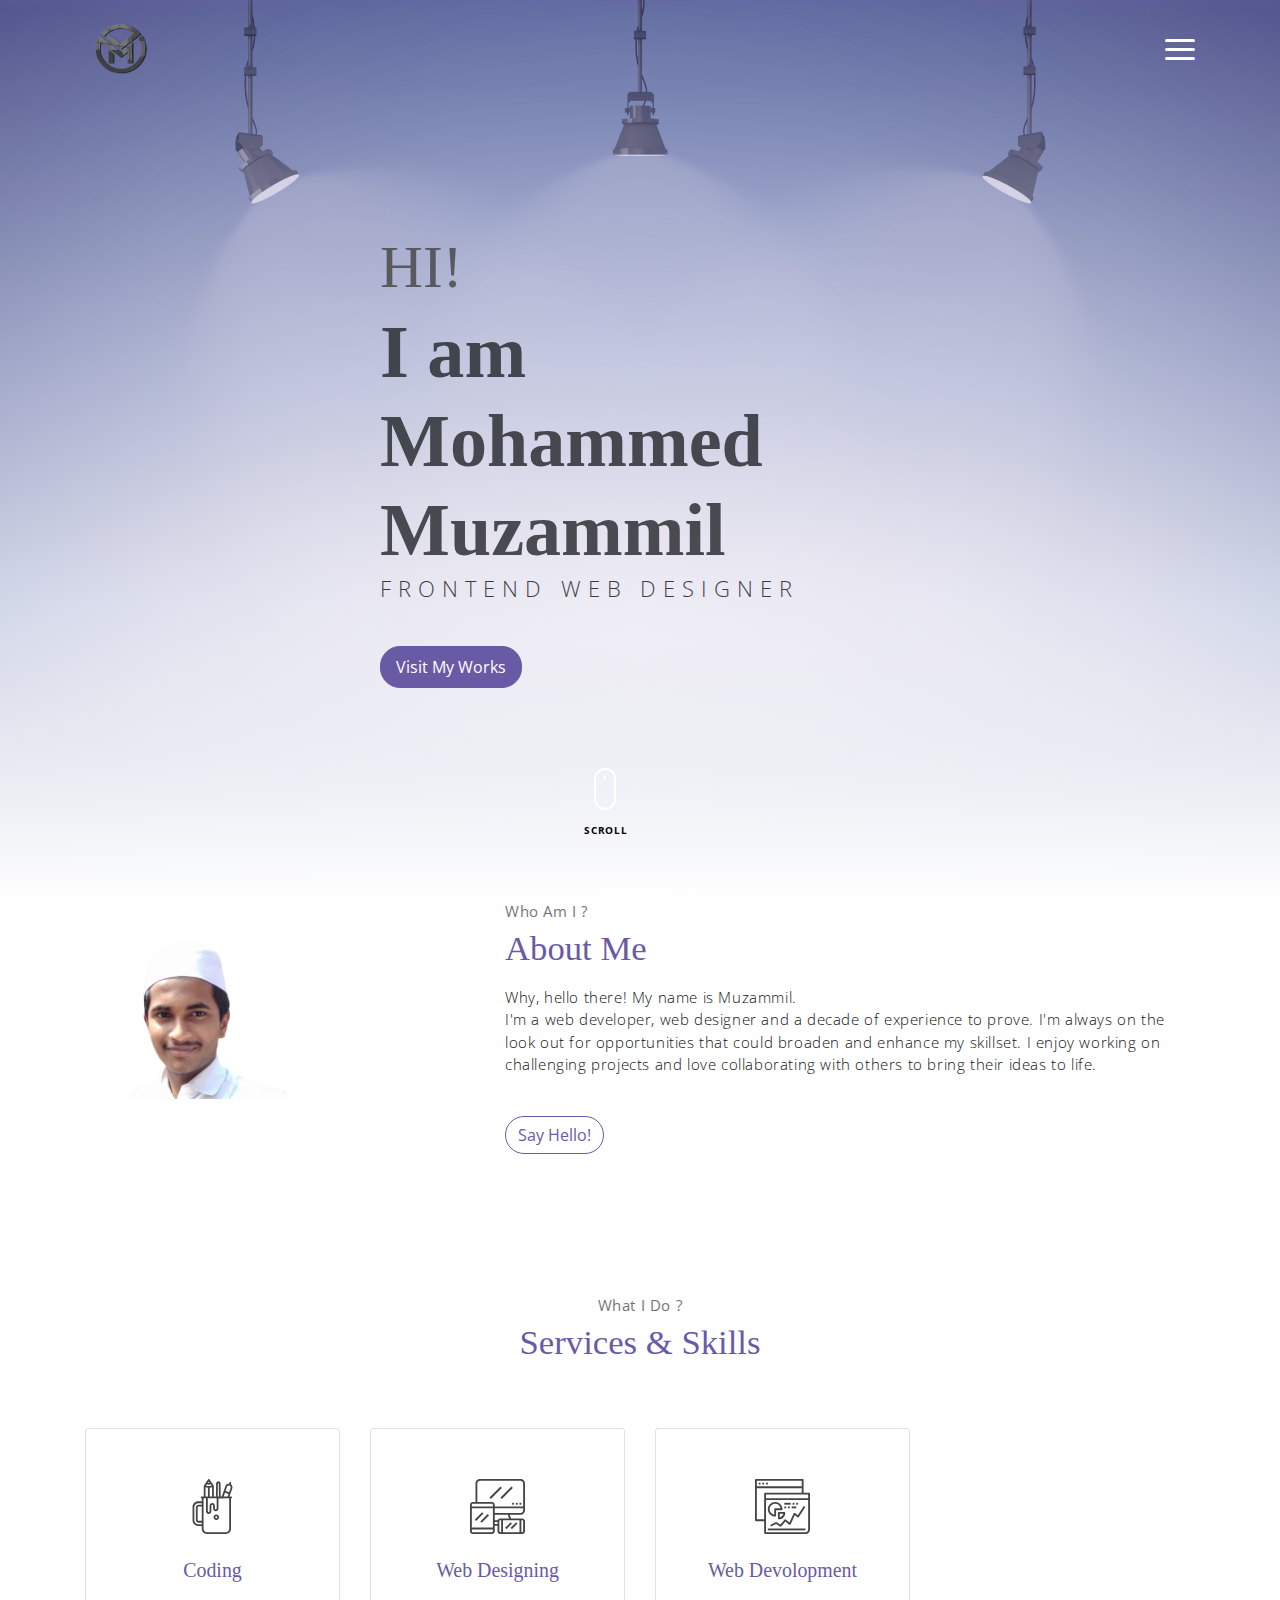
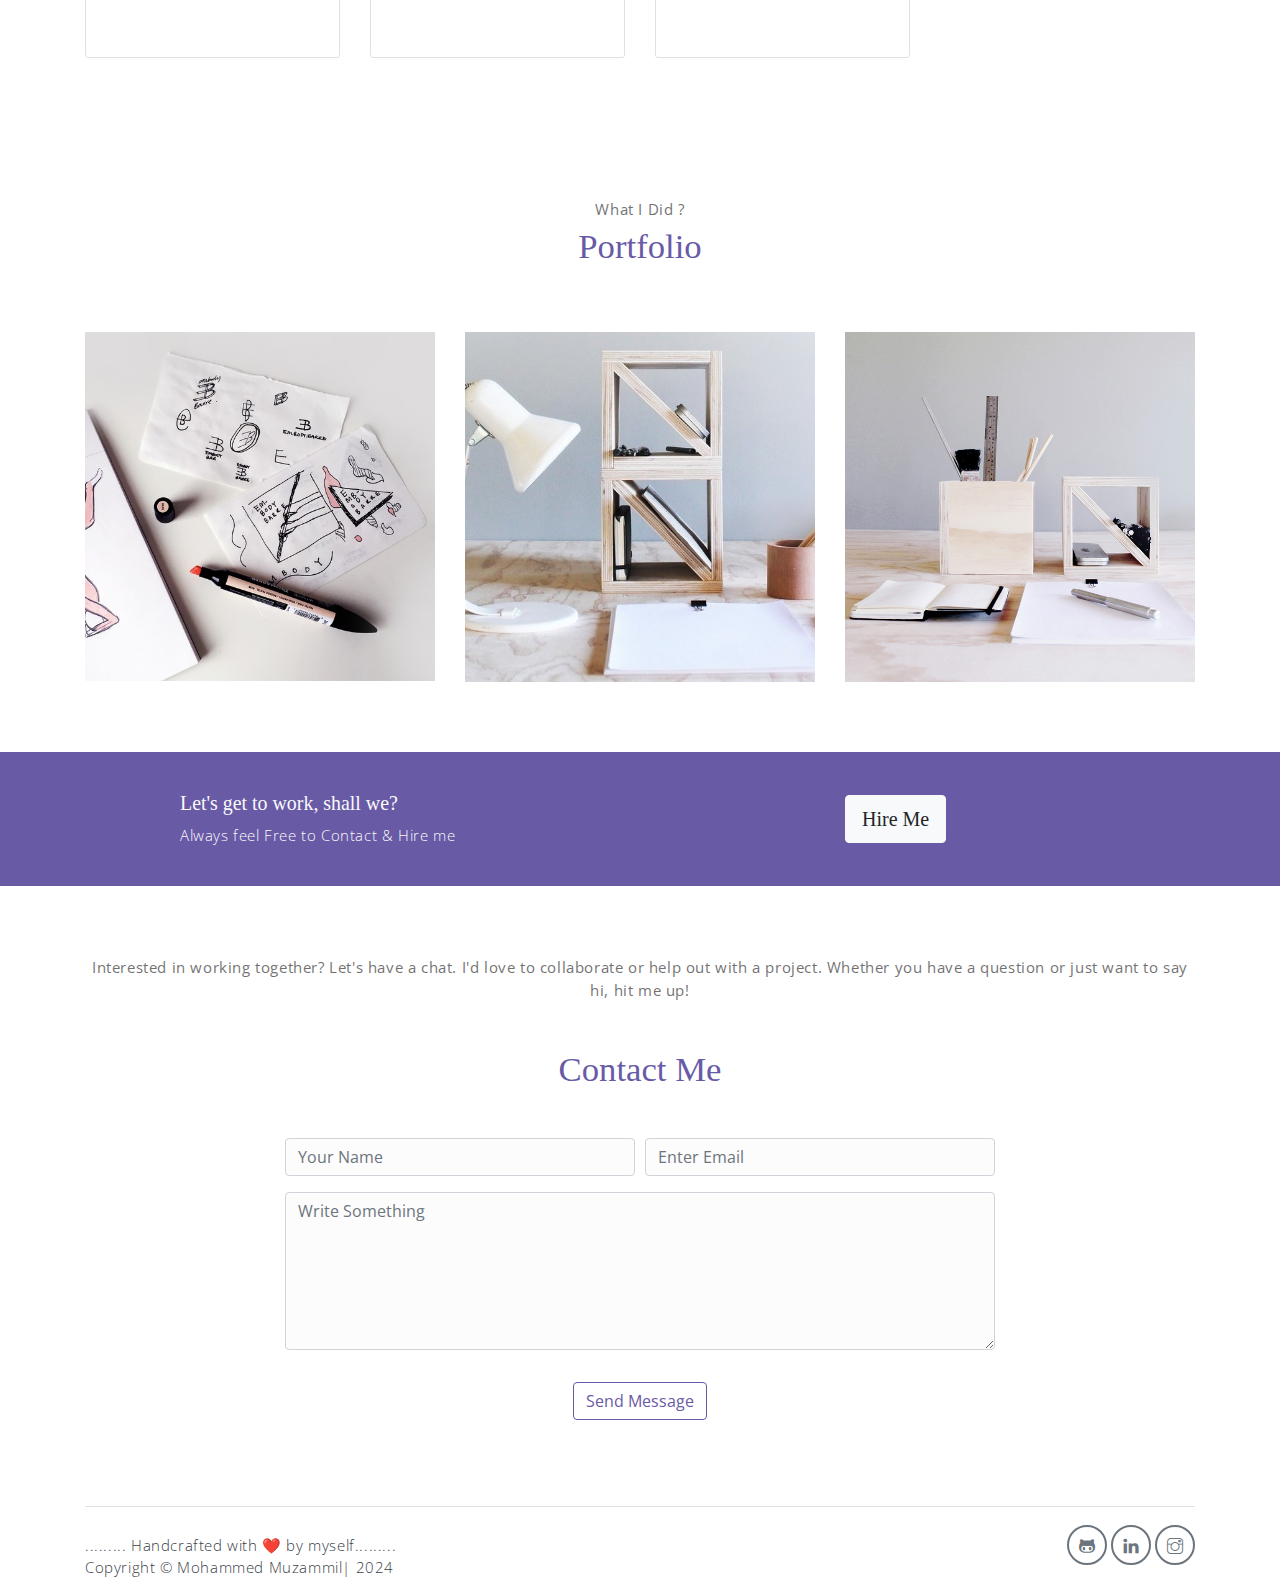
<file: index.html>
<!DOCTYPE html>
<html lang="en">

<head>
  <link rel="icon" type="imagr/png" href="assets/imgs/mlogo.png" class="m1">
    <meta charset="utf-8">
    <meta name="viewport" content="width=device-width, initial-scale=1, shrink-to-fit=no">
    <meta name="description" content="Start your development with Meyawo landing page.">
    <meta name="author" content="Devcrud">
    <title>Mohammed Muzammil</title>
    <!-- font icons -->
    <link rel="stylesheet" href="assets/vendors/themify-icons/css/themify-icons.css">
    <!-- Bootstrap + Meyawo main styles -->
    <link rel="stylesheet" href="assets/css/meyawo.css">
    <script src="https://ajax.googleapis.com/ajax/libs/jquery/3.5.1/jquery.min.js"></script>
</head>

<body data-spy="scroll" data-target=".navbar" data-offset="40" id="home">

    <!-- Page Navbar -->
    <nav class="custom-navbar" data-spy="affix" data-offset-top="20">
        <div class="container">
            <a class="logo" href="#"><img src="assets/imgs/mlogo.png" alt="" class="mlogo"></a>
            <ul class="nav">
                <li class="item">
                    <a class="link" href="#home">Home</a>
                </li>
                <li class="item">
                    <a class="link" href="#about">About</a>
                </li>
                <li class="item">
                    <a class="link" href="#portfolio">Portfolio</a>
                </li>
                
              
                <li class="item">
                    <a class="link" href="#contact">Contact</a>
                </li>
                
            </ul>
            <a href="javascript:void(0)" id="nav-toggle" class="hamburger hamburger--elastic">
                <div class="hamburger-box">
                    <div class="hamburger-inner"></div>
                </div>
            </a>
        </div>
    </nav><!-- End of Page Navbar -->

    <!-- page header -->
    <header id="home" class="header">
        <div class="overlay"></div>
        <div class="header-content container">
            <h1 class="header-title">
                <span class="up">HI!</span>
                <span class="down">I am Mohammed Muzammil</span>
            </h1>
            <p class="header-subtitle">FRONTEND WEB DESIGNER</p>

             <a href="#portfolio"><button  class="btn btn-primary">Visit My Works</button></a> 


            <a href="#portfolio-section" class="mouse-wrap smoothscroll">
                <span class="mouse">
                  <span class="scroll"></span>
                </span>
                <span class="mouse-label">Scroll</span>
              </a>
        </div>
    </header><!-- end of page header -->

    <!-- about section -->
    <section class="section pt-0" id="about">
        <!-- container -->
        <div class="container text-center">
            <!-- about wrapper -->
            <div class="about">
                <div class="about-img-holder">
                    <img src="assets/imgs/muz1.png" class="about-img"
                        alt="Download free bootstrap 4 landing page, free boootstrap 4 templates, Download free bootstrap 4.1 landing page, free boootstrap 4.1.1 templates, meyawo Landing page">
                </div>
                <div class="about-caption">
                    <p class="section-subtitle">Who Am I ?</p>
                    <h2 class="section-title mb-3">About Me</h2>
                    <p>
                        Why, hello there! My name is Muzammil. <br> I'm a web developer, web designer and a decade of experience to prove. 
                    

                        I'm always on the look out for opportunities that could broaden and enhance my skillset. I enjoy working on challenging projects and love collaborating with others to bring their ideas to life.
                    </p>
                    <a href="mailto:hafilmuz@gmail.com">  <button class="btn-rounded btn btn-outline-primary mt-4" >Say Hello!</button></a>
                    
                </div>
            </div><!-- end of about wrapper -->
        </div><!-- end of container -->
    </section> <!-- end of about section -->

    <!-- service section -->
    <section class="section" id="service">
        <div class="container text-center">
            <p class="section-subtitle">What I Do ?</p>
            <h6 class="section-title mb-6">Services & Skills</h6>
            <!-- row -->
            <div class="row">
                <div class="col-md-6 col-lg-3">
                    <div class="service-card">
                        <div class="body">
                            <img src="assets/imgs/pencil-case.svg"
                                alt="Download free bootstrap 4 landing page, free boootstrap 4 templates, Download free bootstrap 4.1 landing page, free boootstrap 4.1.1 templates, meyawo Landing page"
                                class="icon">
                            <h6 class="title">Coding</h6>
                            <p class="subtitle">  Programming Language like:C/C++,Java,Node.js,Node.js express.</p>
                        </div>
                    </div>
                </div>
                <div class="col-md-6 col-lg-3">
                    <div class="service-card">
                        <div class="body">
                            <img src="assets/imgs/responsive.svg"
                                alt="Download free bootstrap 4 landing page, free boootstrap 4 templates, Download free bootstrap 4.1 landing page, free boootstrap 4.1.1 templates, meyawo Landing page"
                                class="icon">
                            <h6 class="title">Web Designing</h6>
                            <p class="subtitle">Using Html,Css,JavaScript and
                                   Frame work:Bootstrap.</p>
                        </div>
                    </div>
                </div>            
                <div class="col-md-6 col-lg-3">
                    <div class="service-card">
                        <div class="body">
                            <img src="assets/imgs/analytics.svg"
                                alt="Download free bootstrap 4 landing page, free boootstrap 4 templates, Download free bootstrap 4.1 landing page, free boootstrap 4.1.1 templates, meyawo Landing page"
                                class="icon">
                            <h6 class="title">Web Devolopment</h6>
                            <p class="subtitle">Using Node.js  
                                   Frame Work :Node.js Express</p>
                        </div>
                    </div>
                </div>
            </div><!-- end of row -->
        </div>
    </section><!-- end of service section -->

    <!-- portfolio section -->
    <section class="section" id="portfolio">
        <div class="container text-center">
            <p class="section-subtitle">What I Did ?</p>
            <h6 class="section-title mb-6">Portfolio</h6>
            <!-- row -->
            <div class="row">
                <div class="col-md-4">
                    <a  class="portfolio-card">
                        <img src="assets/imgs/folio-1.jpg" class="portfolio-card-img"
                            alt="Download free bootstrap 4 landing page, free boootstrap 4 templates, Download free bootstrap 4.1 landing page, free boootstrap 4.1.1 templates, meyawo Landing page">
                        <span class="portfolio-card-overlay">
                            
                    </a>
                </div>
                <div class="col-md-4">
                    <a  class="portfolio-card">
                        <img class="portfolio-card-img" src="assets/imgs/folio-2.jpg" class="img-responsive rounded"
                            alt="Download free bootstrap 4 landing page, free boootstrap 4 templates, Download free bootstrap 4.1 landing page, free boootstrap 4.1.1 templates, meyawo Landing page">
                        <span class="portfolio-card-overlay">
                          
                        </span>
                    </a>
                </div>
                <div class="col-md-4">
                    <a  class="portfolio-card">
                        <img class="portfolio-card-img" src="assets/imgs/folio-3.jpg" class="img-responsive rounded"
                            alt="Download free bootstrap 4 landing page, free boootstrap 4 templates, Download free bootstrap 4.1 landing page, free boootstrap 4.1.1 templates, meyawo Landing page">
                        <span class="portfolio-card-overlay">
                            
                        </span>
                    </a>
                </div>
            </div><!-- end of row -->
        </div><!-- end of container -->
    </section> <!-- end of portfolio section -->



    <!-- section -->
    <section class="section-sm bg-primary">
        <!-- container -->
        <div class="container text-center text-sm-left">
            <!-- row -->
            <div class="row align-items-center">
                <div class="col-sm offset-md-1 mb-4 mb-md-0">
                    <h6 class="title text-light">Let's get to work, shall we?</h6>
                    <p class="m-0 text-light">Always feel Free to Contact & Hire me</p>
                </div>
                <div class="col-sm offset-sm-2 offset-md-3">
                    <a href="tel:+919656453353"> <button class="btn btn-lg my-font btn-light rounded">Hire Me</button></a>
               
                </div>
            </div> <!-- end of row -->
        </div> <!-- end of container -->
    </section> <!-- end of section -->

  

    

    <!-- contact section -->
    <section class="section" id="contact">
        <div class="container text-center">
            <p class="section-subtitle">Interested in working together? Let's have a chat. I'd love to collaborate or help out with a project. Whether you have a question or just want to say hi, hit me up!</p>
            <h6 class="section-title mb-5"><br> Contact Me</h6>
            <!-- contact form -->
           <form action="" id="submit-form"  class="contact-form col-md-10 col-lg-8 m-auto">
                <div class="form-row">
                    <div class="form-group col-sm-6">
                        <input type="text" size="50" name="name" class="form-control" placeholder="Your Name" required="name" >
                    </div>
                    <div class="form-group col-sm-6">
                        <input type="email" class="form-control" name="email" placeholder="Enter Email" requried="email">
                    </div>
                    <div class="form-group col-sm-12">
                        <textarea name="comment" id="comment" rows="6" class="form-control"
                            placeholder="Write Something" required="Something"></textarea>
                    </div>
                    <div class="form-group col-sm-12 mt-3">
                        <input type="submit" value="Send Message" class="btn btn-outline-primary rounded">
                    </div>
                </div>
            </form><!-- end of contact form -->
        </div><!-- end of container -->
    </section><!-- end of contact section -->

    <!-- footer -->
    <div class="container">
        <footer class="footer">
            <p class="mb-0"> <br> .........                  Handcrafted with ❤️ by myself......... <br>

                Copyright © Mohammed Muzammil| 2024
             
            </p>
            <div class="social-links text-right m-auto ml-sm-auto">
              <a href="https://github.com/mohamed-muzamil123" class="link"><i class="ti-github"></i></a>
                <a href="https://www.linkedin.com/in/mohammed-muzammil-379645314/" class="link"><i class="ti-linkedin"></i></a>         
                <a href="https://www.instagram.com/muz_302?utm_source=ig_web_button_share_sheet&igsh=ZDNlZDc0MzIxNw==" class="link"><i class="ti-instagram"></i></a>
             
            </div>
        </footer>
    </div> <!-- end of page footer -->

    <!-- core  -->
    <script src="assets/vendors/jquery/jquery-3.4.1.js"></script>
    <script src="assets/vendors/bootstrap/bootstrap.bundle.js"></script>

    <!-- bootstrap 3 affix -->
    <script src="assets/vendors/bootstrap/bootstrap.affix.js"></script>

    <!-- Meyawo js -->
    <script src="assets/js/meyawo.js"></script>
    <script>
        $("#submit-form").submit((e)=>{
            e.preventDefault()
            $.ajax({
                url:"https://script.google.com/macros/s/AKfycbzlGxujGWkxe9-Vy2j48_bMpwLkZkv4QVNsFogdmTYE7YGU689iEkAZzOJdkSVQ13hfSg/exec",
                data:$("#submit-form").serialize(),
                method:"post",
                success:function (response){
                    alert("Form submitted successfully")
                    window.location.reload()
                    //window.location.href="https://google.com"
                },
                error:function (err){
                    alert("Something Error")
    
                }
            })
        })
    </script>
</body>

</html>
</file>
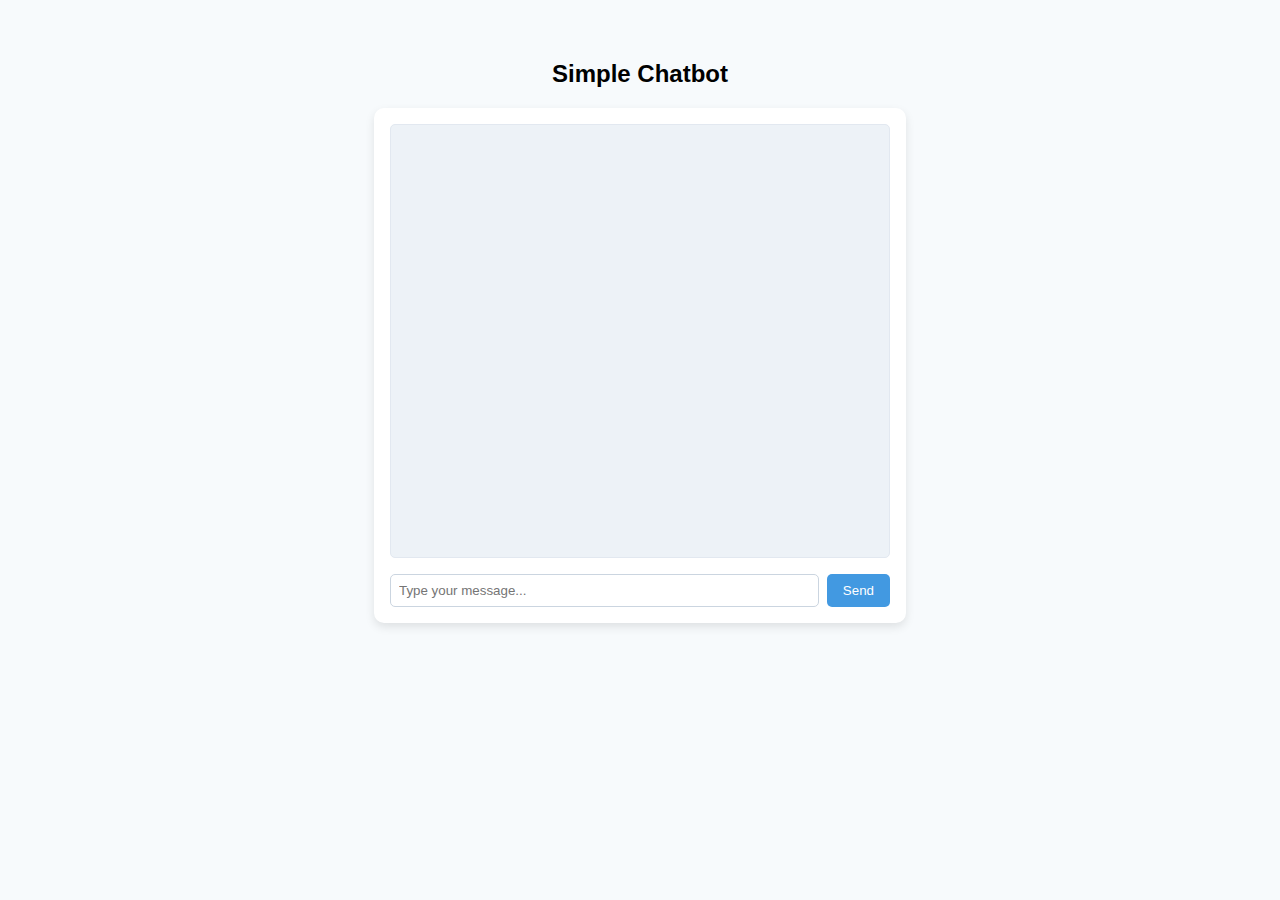
<file: chat.html>
<!DOCTYPE html>
<html lang="en">
<head>
  <meta charset="UTF-8" />
  <meta name="viewport" content="width=device-width, initial-scale=1.0"/>
  <title>Simple Chatbot</title>
  <style>
    body {
      font-family: Arial, sans-serif;
      background-color: #f7fafc;
      display: flex;
      flex-direction: column;
      align-items: center;
      padding: 2rem;
    }

    #chatContainer {
      width: 100%;
      max-width: 500px;
      background: white;
      border-radius: 10px;
      box-shadow: 0 4px 10px rgba(0,0,0,0.1);
      padding: 1rem;
      display: flex;
      flex-direction: column;
    }

    #chatBox {
      height: 400px;
      overflow-y: auto;
      border: 1px solid #e2e8f0;
      padding: 1rem;
      border-radius: 5px;
      margin-bottom: 1rem;
      background: #edf2f7;
    }

    .message {
      margin-bottom: 0.75rem;
    }

    .user {
      text-align: right;
      color: blue;
    }

    .bot {
      text-align: left;
      color: green;
    }

    #userInput {
      display: flex;
      gap: 0.5rem;
    }

    #inputField {
      flex: 1;
      padding: 0.5rem;
      border-radius: 5px;
      border: 1px solid #cbd5e0;
    }

    #sendButton {
      padding: 0.5rem 1rem;
      background: #4299e1;
      color: white;
      border: none;
      border-radius: 5px;
      cursor: pointer;
    }

    #sendButton:hover {
      background: #3182ce;
    }
  </style>
</head>
<body>

  <h2>Simple Chatbot</h2>

  <div id="chatContainer">
    <div id="chatBox"></div>
    <div id="userInput">
      <input type="text" id="inputField" placeholder="Type your message..." />
      <button id="sendButton">Send</button>
    </div>
  </div>

  <script>
    const chatBox = document.getElementById("chatBox");
    const inputField = document.getElementById("inputField");
    const sendButton = document.getElementById("sendButton");

    function appendMessage(sender, text) {
      const messageDiv = document.createElement("div");
      messageDiv.classList.add("message", sender);
      messageDiv.innerText = text;
      chatBox.appendChild(messageDiv);
      chatBox.scrollTop = chatBox.scrollHeight; // Auto-scroll to bottom
    }

    function botReply(userText) {
      const text = userText.toLowerCase();
      if (text.includes("hello") || text.includes("hi")) {
        return "Hello! How can I help you today?";
      } else if (text.includes("your name")) {
        return "I'm a simple chatbot.";
      } else if (text.includes("bye")) {
        return "Goodbye! Have a great day!";
      } else {
        return "Sorry, I don't understand. Try saying 'hello' or 'bye'.";
      }
    }

    function handleSend() {
      const userText = inputField.value.trim();
      if (!userText) return;

      appendMessage("user", "You: " + userText);
      const reply = botReply(userText);
      setTimeout(() => appendMessage("bot", "Bot: " + reply), 500);
      inputField.value = "";
    }

    sendButton.addEventListener("click", handleSend);
    inputField.addEventListener("keypress", function (e) {
      if (e.key === "Enter") handleSend();
    });
  </script>

</body>
</html>
</file>
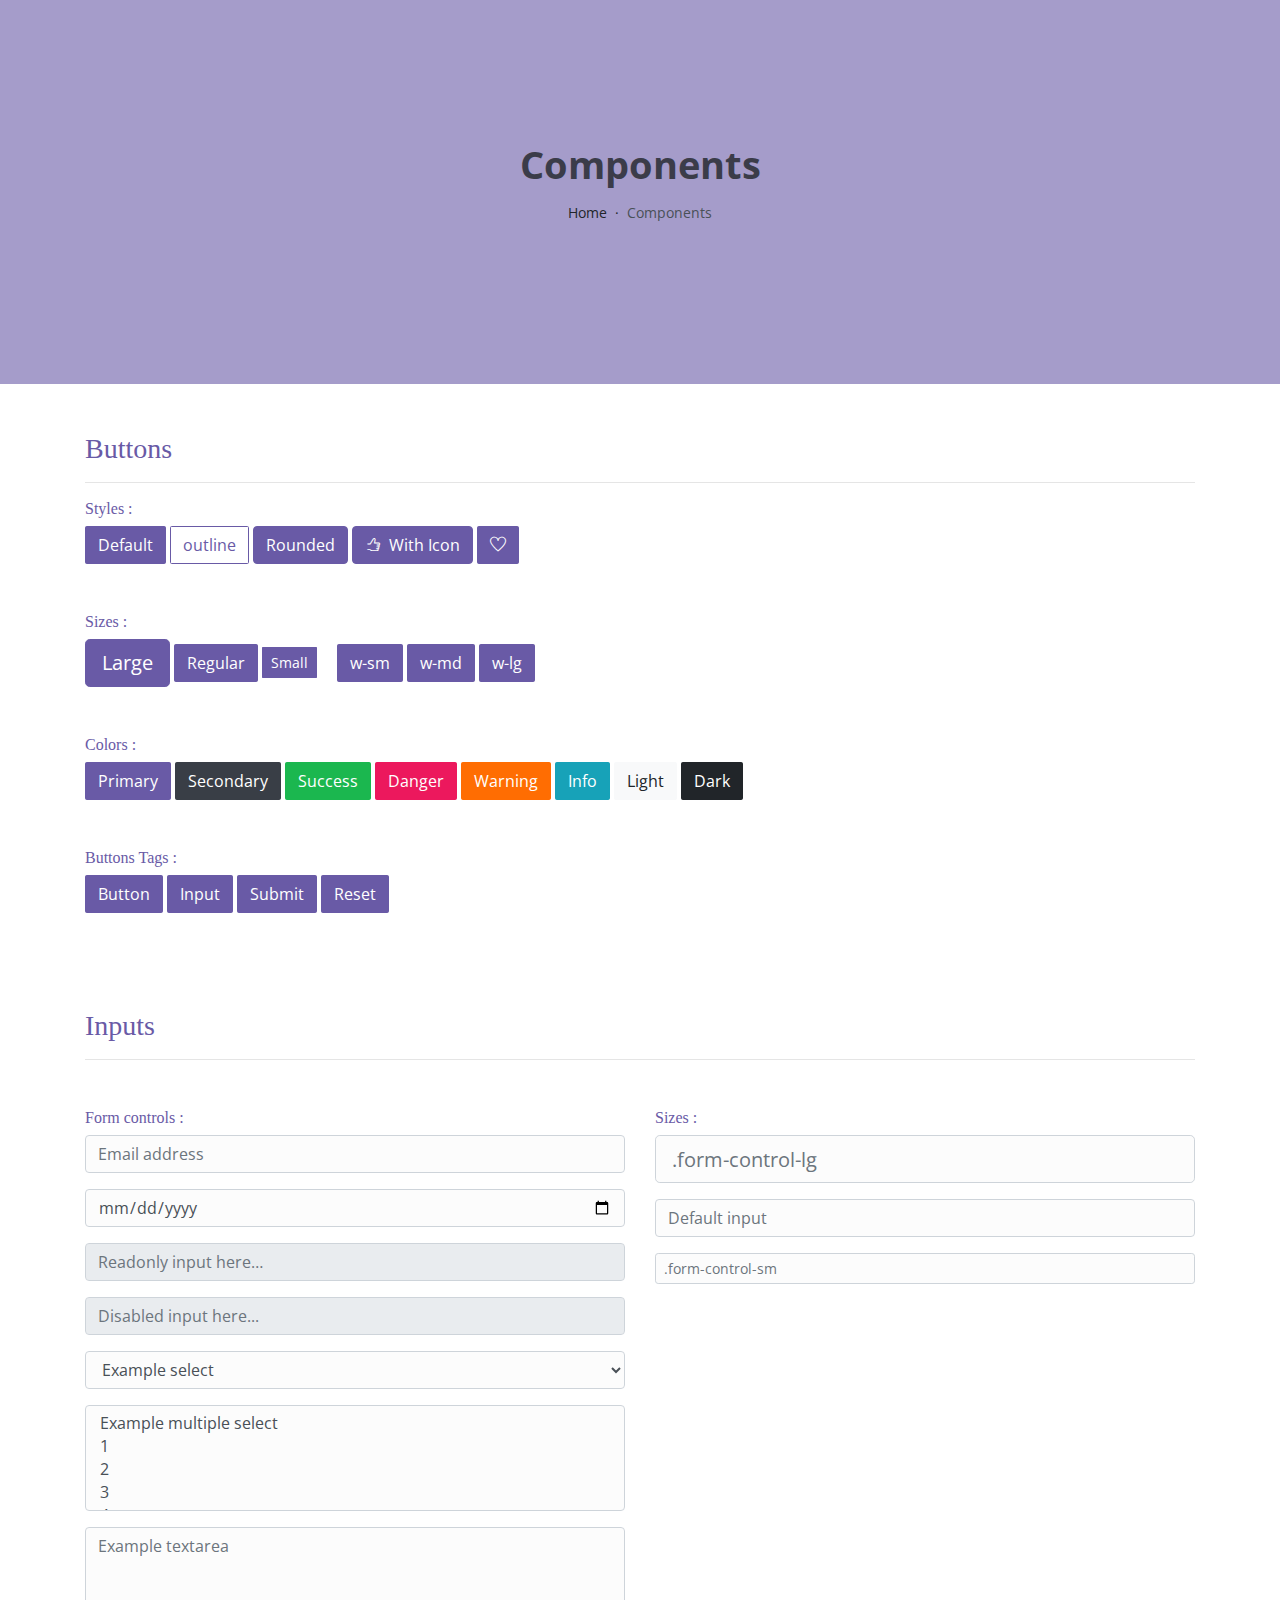
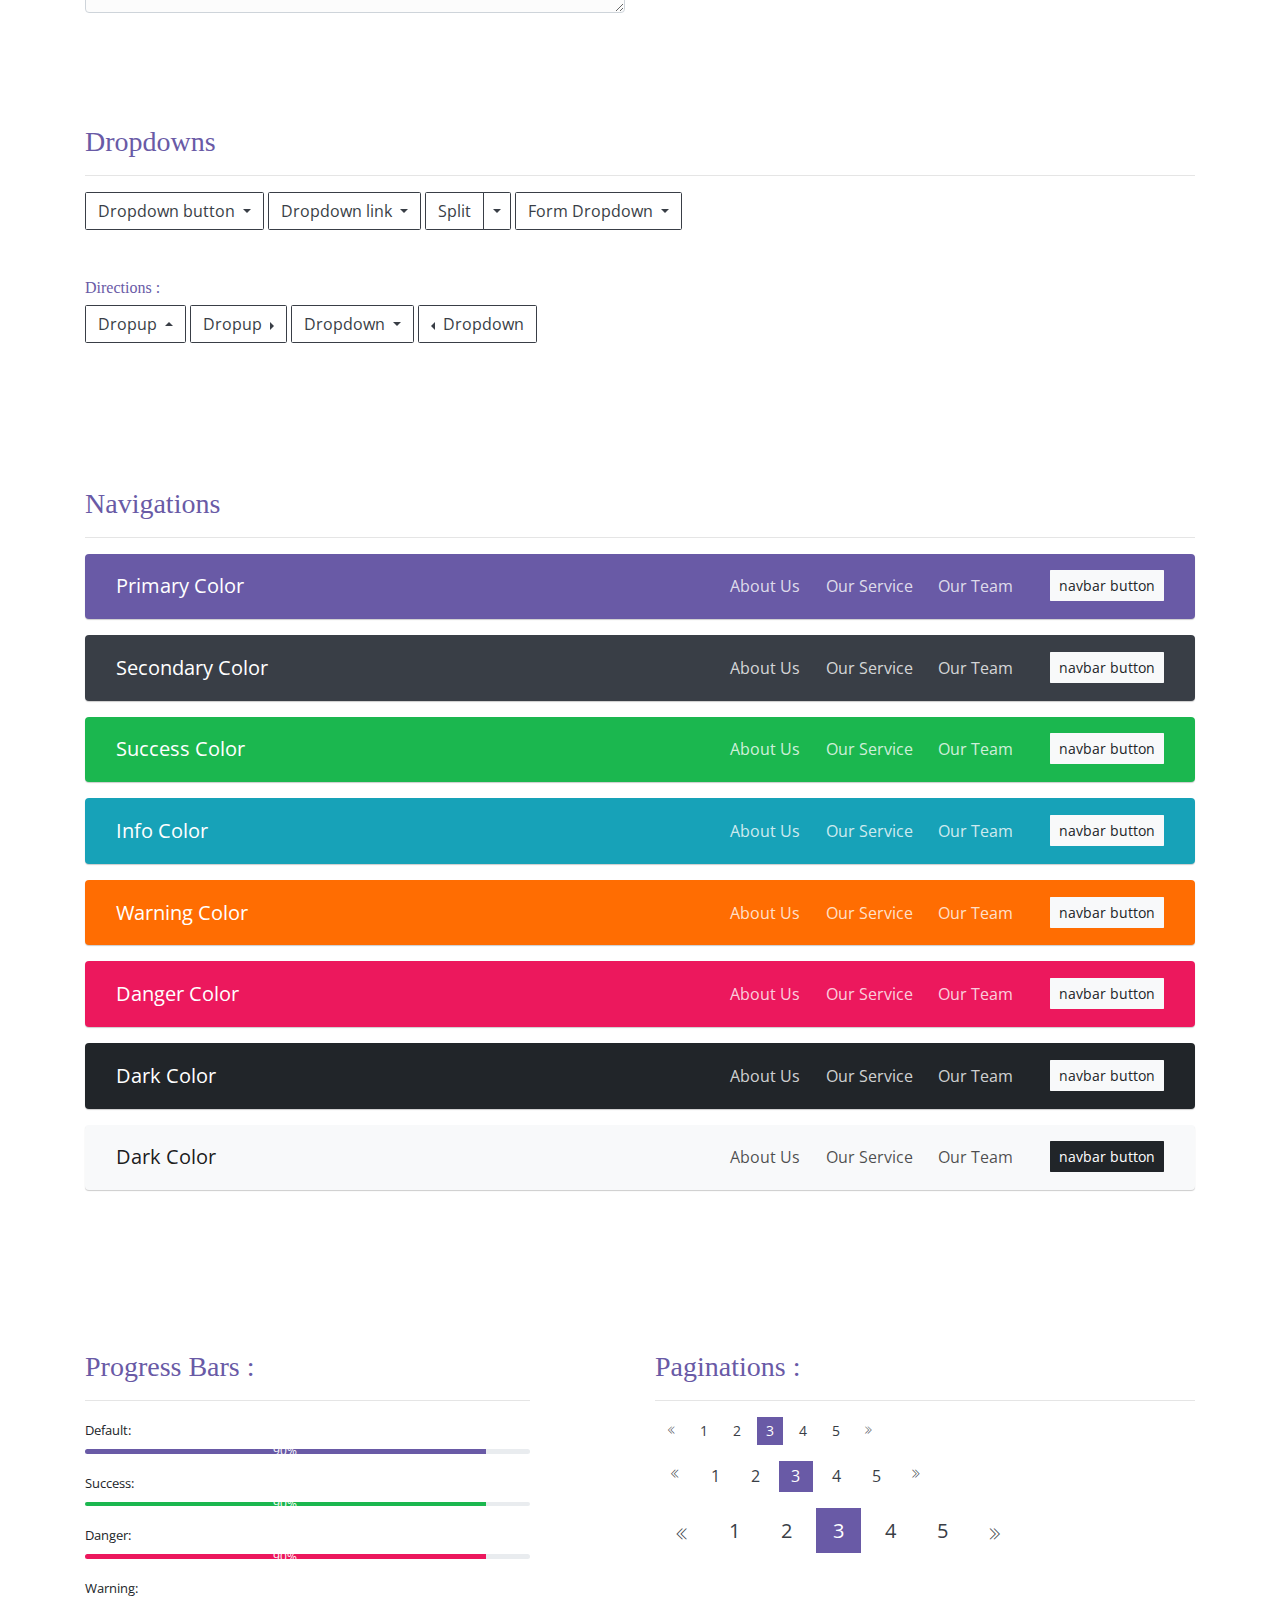
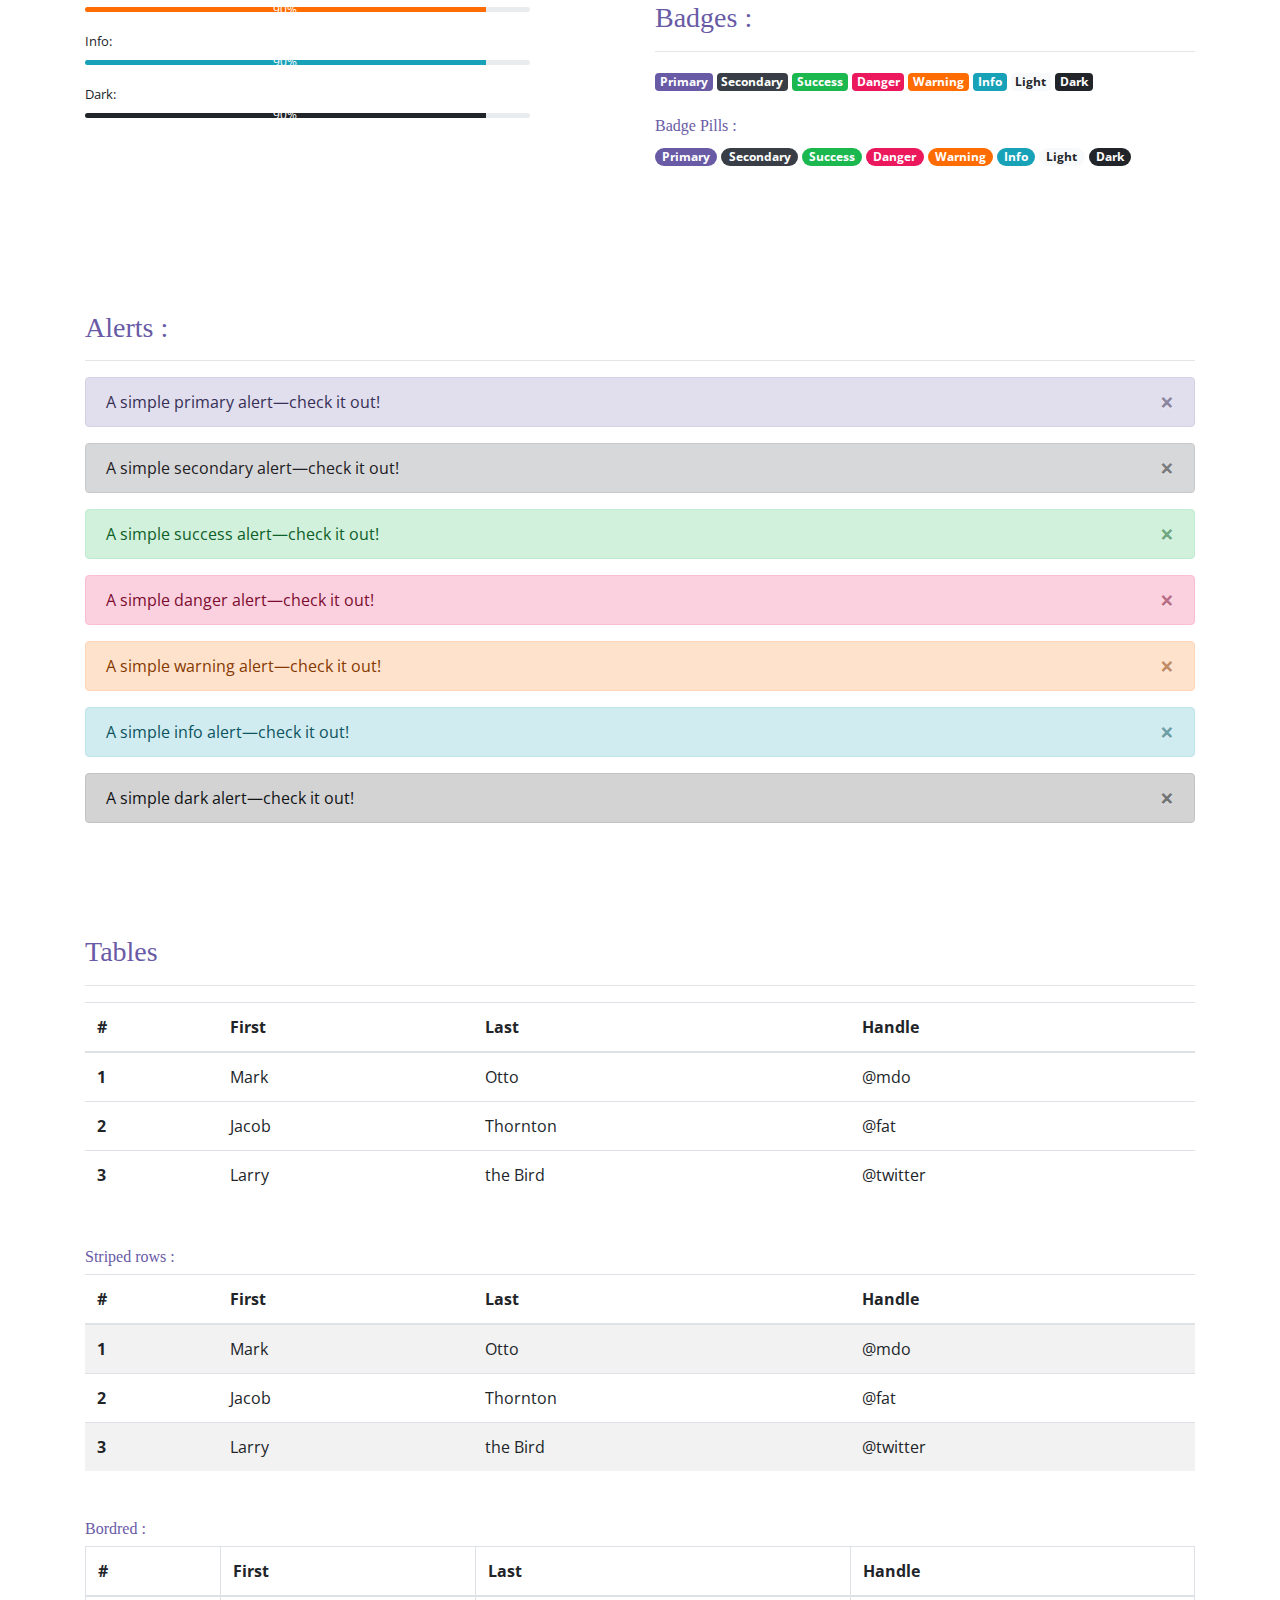
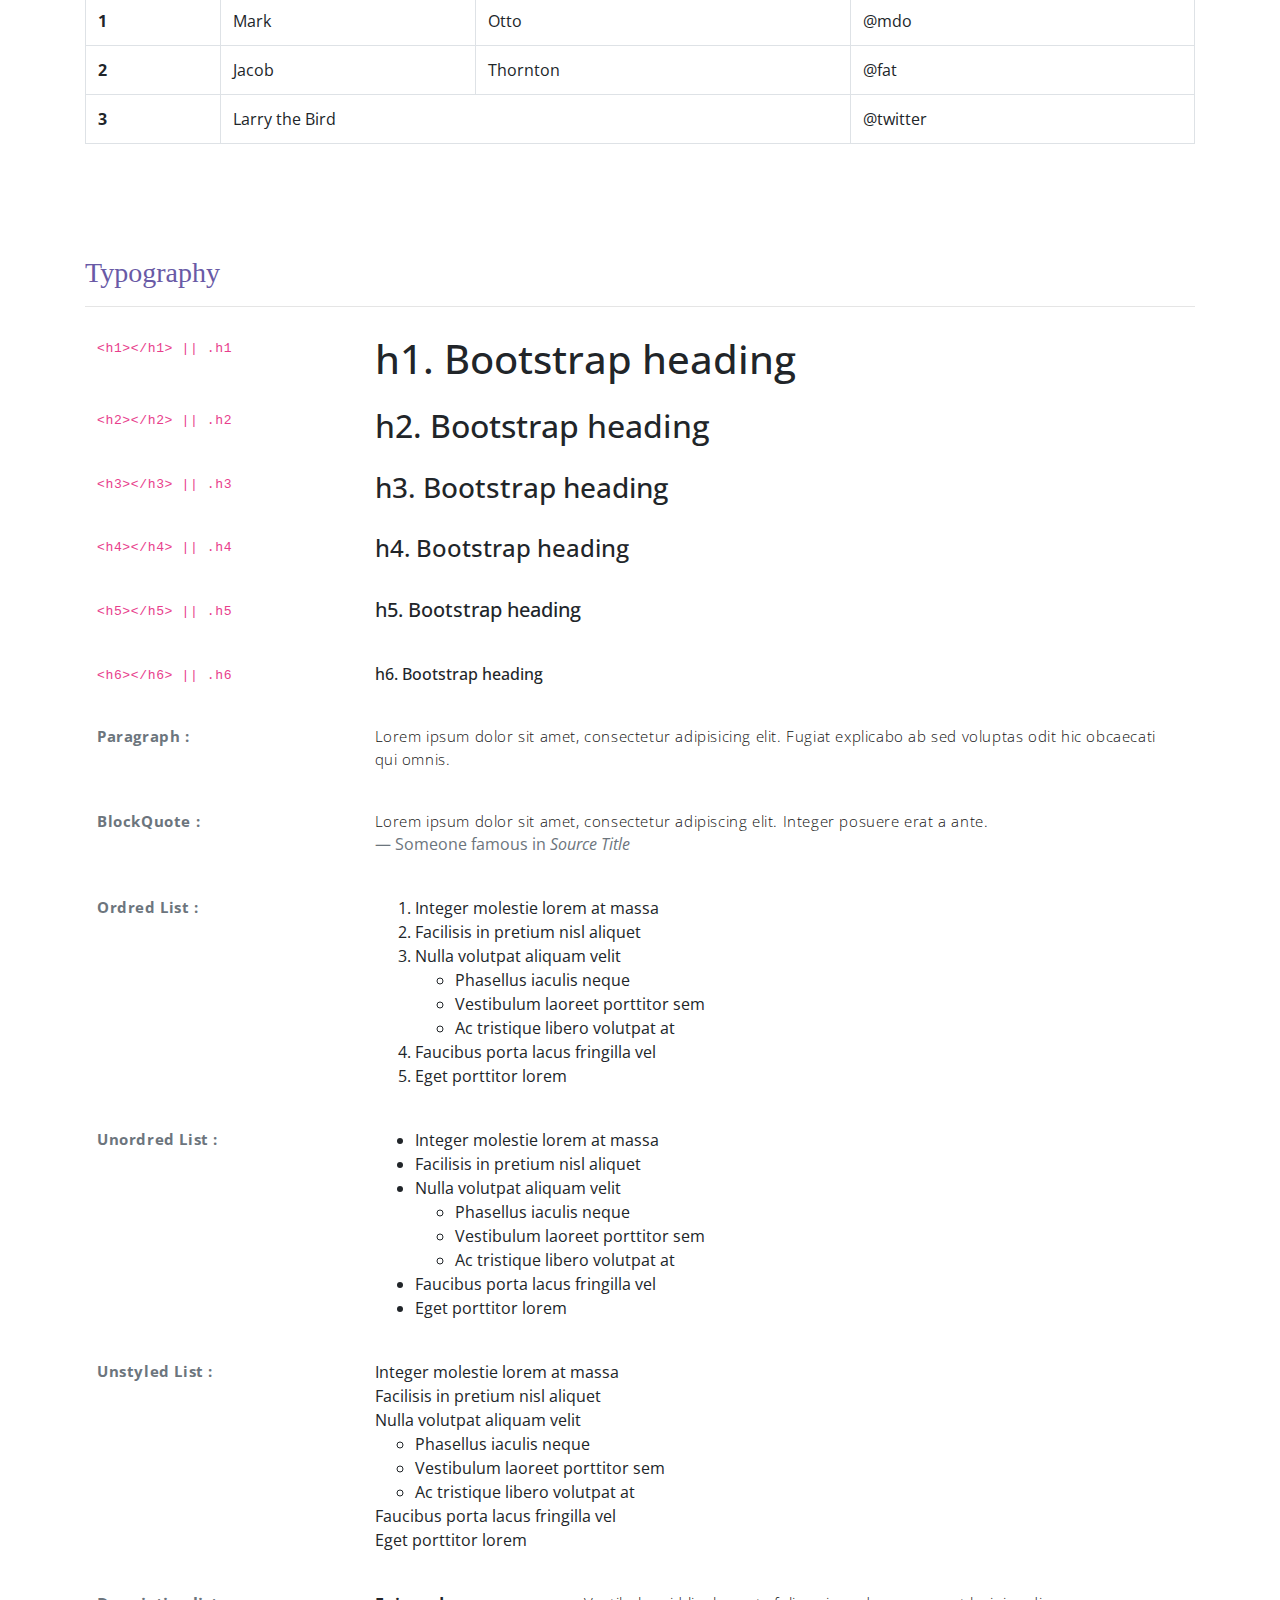
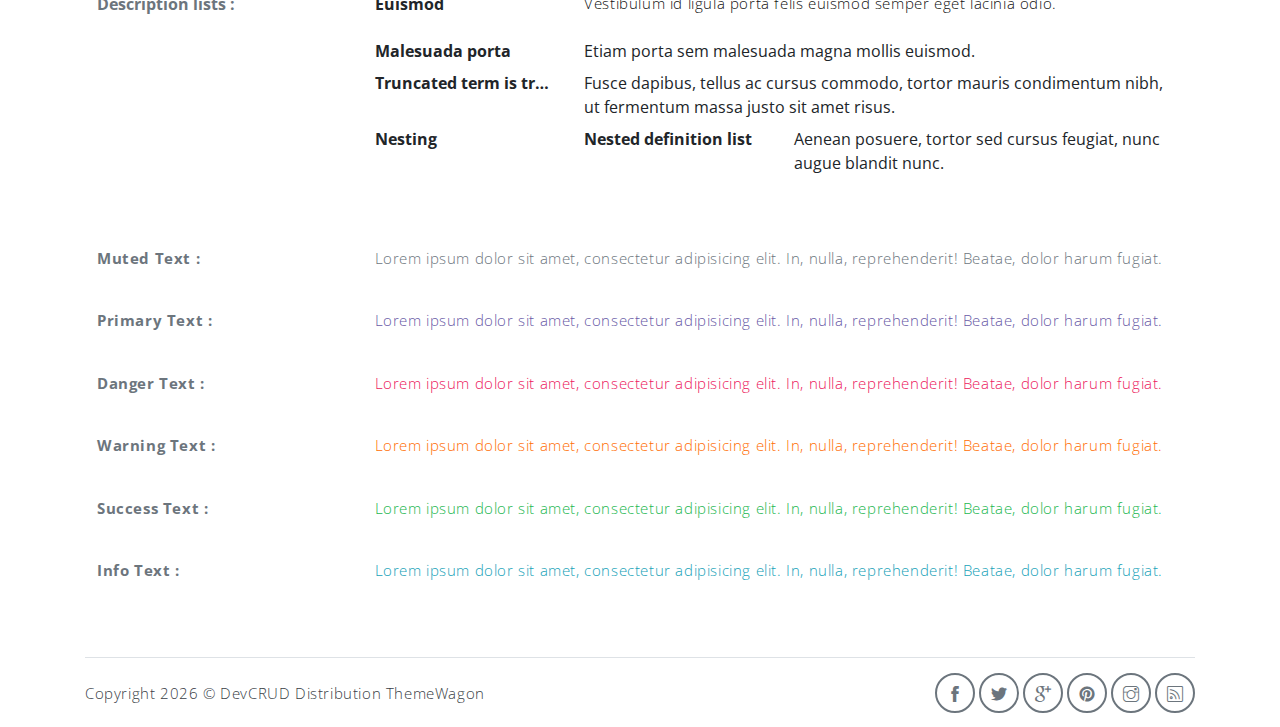
<file: components.html>
<!DOCTYPE html>
<html lang="en">

<head>
   <meta charset="utf-8">
   <meta name="viewport" content="width=device-width, initial-scale=1, shrink-to-fit=no">
   <meta name="description" content="Start your development with Meyawo landing page.">
   <meta name="author" content="Devcrud">
   <title>Meyawo Landing page | Components</title>
   <!-- font icons -->
   <link rel="stylesheet" href="assets/vendors/themify-icons/css/themify-icons.css">
   <!-- Bootstrap + Steller  -->
   <link rel="stylesheet" href="assets/css/meyawo.css">
</head>

<body>

   <!-- Page Header -->
   <header class="header header-mini">
      <div class="header-title">Components</div>
      <nav aria-label="breadcrumb">
         <ol class="breadcrumb">
            <li class="breadcrumb-item"><a href="/">Home</a></li>
            <li class="breadcrumb-item active" aria-current="page">Components</li>
         </ol>
      </nav>
   </header> <!-- End Of Page Header -->

   <!-- main content -->
   <div class="container">

      <!-- Buttons -->
      <h3 class="mt-5">Buttons</h3>
      <hr>
      <h6 class="section-secondary-title">Styles :</h6>
      <button class="btn btn-primary">Default</button>
      <button class="btn btn-outline-primary">outline</button>
      <button class="btn btn-primary rounded">Rounded</button>
      <button class="btn btn-primary rounded"><i class="ti-thumb-up pr-1"></i> With Icon</button>
      <button class="btn btn-primary circle"><i class="ti-heart"></i></button>

      <h6 class="section-secondary-title mt-5">Sizes :</h6>
      <button class="btn btn-primary btn-lg">Large</button>
      <button class="btn btn-primary ">Regular</button>
      <button class="btn btn-primary btn-sm">Small</button>
      <button class="btn btn-primary w-sm ml-3">w-sm</button>
      <button class="btn btn-primary w-md">w-md</button>
      <button class="btn btn-primary w-lg">w-lg</button>

      <h6 class="section-secondary-title mt-5">Colors :</h6>
      <button type="button" class="btn btn-primary">Primary</button>
      <button type="button" class="btn btn-secondary">Secondary</button>
      <button type="button" class="btn btn-success">Success</button>
      <button type="button" class="btn btn-danger">Danger</button>
      <button type="button" class="btn btn-warning">Warning</button>
      <button type="button" class="btn btn-info">Info</button>
      <button type="button" class="btn btn-light">Light</button>
      <button type="button" class="btn btn-dark">Dark</button>

      <h6 class="section-secondary-title mt-5">Buttons Tags :</h6>
      <button class="btn btn-primary" type="submit">Button</button>
      <input class="btn btn-primary" type="button" value="Input">
      <input class="btn btn-primary" type="submit" value="Submit">
      <input class="btn btn-primary" type="reset" value="Reset">

      <!-- devider -->
      <div class="py-5"></div>

      <!-- Inputs -->
      <h3>Inputs</h3>
      <hr>
      <div class="row mt-5">
         <div class="col-md-6">
            <h6 class="section-secondary-title">Form controls :</h6>
            <div class="form-group">
               <input type="email" class="form-control" id="exampleFormControlInput1" placeholder="Email address">
            </div>
            <div class="form-group">
               <input type="date" class="form-control" id="exampleFormControlInput1" placeholder="Date">
            </div>
            <div class="form-group">
               <input class="form-control" type="text" placeholder="Readonly input here…" readonly>
            </div>
            <div class="form-group">
               <input class="form-control" id="disabledInput" type="text" placeholder="Disabled input here..." disabled>
            </div>
            <div class="form-group">
               <select class="form-control" id="exampleFormControlSelect1">
                  <option>Example select</option>
                  <option>1</option>
                  <option>2</option>
                  <option>3</option>
                  <option>4</option>
                  <option>5</option>
               </select>
            </div>
            <div class="form-group">
               <select multiple class="form-control" id="exampleFormControlSelect2">
                  <option>Example multiple select</option>
                  <option>1</option>
                  <option>2</option>
                  <option>3</option>
                  <option>4</option>
                  <option>5</option>
               </select>
            </div>
            <div class="form-group">
               <textarea class="form-control" id="exampleFormControlTextarea1" rows="3"
                  placeholder="Example textarea"></textarea>
            </div>
         </div>
         <div class="col-md-6">
            <h6 class="section-secondary-title">Sizes :</h6>
            <div class="form-group">
               <input class="form-control form-control-lg" type="text" placeholder=".form-control-lg">
            </div>
            <div class="form-group">
               <input class="form-control" type="text" placeholder="Default input">
            </div>
            <div class="form-group">
               <input class="form-control form-control-sm" type="text" placeholder=".form-control-sm">
            </div>
         </div>
      </div> <!-- end of inputs -->

      <!-- devider -->
      <div class="py-5"></div>

      <!-- Dropdowns -->
      <h3 class="components-section-title font-weight-normal">Dropdowns</h3>
      <hr>
      <div class="dropdown d-inline-block">
         <button class="btn btn-outline-secondary dropdown-toggle" type="button" id="dropdownMenuButton"
            data-toggle="dropdown" aria-haspopup="true" aria-expanded="false">
            Dropdown button
         </button>
         <div class="dropdown-menu" aria-labelledby="dropdownMenuButton">
            <a class="dropdown-item" href="#">Action</a>
            <a class="dropdown-item" href="#">Another action</a>
            <a class="dropdown-item" href="#">Something else here</a>
         </div>
      </div>
      <div class="dropdown d-inline-block">
         <a class="btn btn-outline-secondary dropdown-toggle" href="#" role="button" id="dropdownMenuLink"
            data-toggle="dropdown" aria-haspopup="true" aria-expanded="false">
            Dropdown link
         </a>
         <div class="dropdown-menu" aria-labelledby="dropdownMenuLink">
            <a class="dropdown-item" href="#">Action</a>
            <a class="dropdown-item" href="#">Another action</a>
            <a class="dropdown-item" href="#">Something else here</a>
         </div>
      </div>
      <div class="btn-group">
         <button type="button" class="btn btn-outline-secondary">Split</button>
         <button type="button" class="btn btn-outline-secondary dropdown-toggle dropdown-toggle-split"
            data-toggle="dropdown" aria-haspopup="true" aria-expanded="false">
            <span class="sr-only">Toggle Dropdown</span>
         </button>
         <div class="dropdown-menu">
            <a class="dropdown-item" href="#">Action</a>
            <a class="dropdown-item" href="#">Another action</a>
            <a class="dropdown-item" href="#">Something else here</a>
            <div class="dropdown-divider"></div>
            <a class="dropdown-item" href="#">Separated link</a>
         </div>
      </div>
      <div class="btn-group">
         <button class="btn btn-outline-secondary dropdown-toggle" type="button" id="dropdownMenuButton"
            data-toggle="dropdown" aria-haspopup="true" aria-expanded="false">
            Form Dropdown
         </button>
         <div class="dropdown-menu form">
            <form class="px-4 py-3">
               <div class="form-group">
                  <input type="email" class="form-control" id="exampleDropdownFormEmail1"
                     placeholder="email@example.com">
               </div>
               <div class="form-group">
                  <input type="password" class="form-control" id="exampleDropdownFormPassword1" placeholder="Password">
               </div>
               <div class="form-check mb-3">
                  <input type="checkbox" class="form-check-input" id="dropdownCheck">
                  <label class="form-check-label" for="dropdownCheck">
                     Remember me
                  </label>
               </div>
               <button type="submit" class="btn btn-primary btn-block">Sign in</button>
            </form>
            <div class="dropdown-divider"></div>
            <a class="dropdown-item" href="#"><small>New around here? Sign up</small></a>
            <a class="dropdown-item" href="#"><small>Forgot password?</small></a>
         </div>
      </div>
      <h6 class="section-secondary-title mt-5">Directions :</h6>
      <div class="btn-group dropup">
         <button type="button" class="btn btn-outline-secondary dropdown-toggle" data-toggle="dropdown"
            aria-haspopup="true" aria-expanded="false">
            Dropup
         </button>
         <div class="dropdown-menu">
            <a class="dropdown-item" href="#">Action</a>
            <a class="dropdown-item" href="#">Another action</a>
            <a class="dropdown-item" href="#">Something else here</a>
            <div class="dropdown-divider"></div>
            <a class="dropdown-item" href="#">Separated link</a>
         </div>
      </div>
      <div class="btn-group dropright">
         <button type="button" class="btn btn-outline-secondary dropdown-toggle" data-toggle="dropdown"
            aria-haspopup="true" aria-expanded="false">
            Dropup
         </button>
         <div class="dropdown-menu">
            <a class="dropdown-item" href="#">Action</a>
            <a class="dropdown-item" href="#">Another action</a>
            <a class="dropdown-item" href="#">Something else here</a>
            <div class="dropdown-divider"></div>
            <a class="dropdown-item" href="#">Separated link</a>
         </div>
      </div>
      <div class="btn-group">
         <button type="button" class="btn btn-outline-secondary dropdown-toggle" data-toggle="dropdown"
            aria-haspopup="true" aria-expanded="false">
            Dropdown
         </button>
         <div class="dropdown-menu">
            <a class="dropdown-item" href="#">Action</a>
            <a class="dropdown-item" href="#">Another action</a>
            <a class="dropdown-item" href="#">Something else here</a>
            <div class="dropdown-divider"></div>
            <a class="dropdown-item" href="#">Separated link</a>
         </div>
      </div>
      <div class="btn-group dropleft">
         <button type="button" class="btn btn-outline-secondary dropdown-toggle" data-toggle="dropdown"
            aria-haspopup="true" aria-expanded="false">
            Dropdown
         </button>
         <div class="dropdown-menu">
            <a class="dropdown-item" href="#">Action</a>
            <a class="dropdown-item" href="#">Another action</a>
            <a class="dropdown-item" href="#">Something else here</a>
            <div class="dropdown-divider"></div>
            <a class="dropdown-item" href="#">Separated link</a>
         </div>
      </div> <!-- end of Dropdowns -->

      <!-- devider -->
      <div class="py-5"></div>

      <!-- navbars -->
      <h3 class="components-section-title font-weight-normal mt-5">Navigations</h3>
      <hr>
      <nav class="navbar navbar-expand-sm navbar-dark bg-primary rounded shadow mb-3">
         <div class="container">
            <a class="navbar-brand" href="#">Primary Color</a>
            <button class="navbar-toggler ml-auto" type="button" data-toggle="collapse"
               data-target="#navbarSupportedContent" aria-controls="navbarSupportedContent" aria-expanded="false"
               aria-label="Toggle navigation">
               <span class="navbar-toggler-icon"></span>
            </button>
            <div class="collapse navbar-collapse" id="navbarSupportedContent">
               <ul class="navbar-nav ml-auto">
                  <li class="nav-item">
                     <a class="nav-link" href="#about">About Us</a>
                  </li>
                  <li class="nav-item">
                     <a class="nav-link" href="#service">Our Service</a>
                  </li>
                  <li class="nav-item">
                     <a class="nav-link" href="#team">Our Team</a>
                  </li>
                  <li class="nav-item">
                     <a href="#book-table" class="ml-4 mt-1 btn btn-light btn-sm">navbar button</a>
                  </li>
               </ul>
            </div>
         </div>
      </nav>
      <nav class="navbar navbar-expand-sm navbar-dark bg-secondary rounded shadow mb-3">
         <div class="container">
            <a class="navbar-brand" href="#">Secondary Color</a>
            <button class="navbar-toggler ml-auto" type="button" data-toggle="collapse"
               data-target="#navbarSupportedContent" aria-controls="navbarSupportedContent" aria-expanded="false"
               aria-label="Toggle navigation">
               <span class="navbar-toggler-icon"></span>
            </button>
            <div class="collapse navbar-collapse" id="navbarSupportedContent">
               <ul class="navbar-nav ml-auto">
                  <li class="nav-item">
                     <a class="nav-link" href="#about">About Us</a>
                  </li>
                  <li class="nav-item">
                     <a class="nav-link" href="#service">Our Service</a>
                  </li>
                  <li class="nav-item">
                     <a class="nav-link" href="#team">Our Team</a>
                  </li>
                  <li class="nav-item">
                     <a href="#book-table" class="ml-4 mt-1 btn btn-light btn-sm">navbar button</a>
                  </li>
               </ul>
            </div>
         </div>
      </nav>
      <nav class="navbar navbar-expand-sm navbar-dark bg-success rounded shadow mb-3">
         <div class="container">
            <a class="navbar-brand" href="#">Success Color</a>
            <button class="navbar-toggler ml-auto" type="button" data-toggle="collapse"
               data-target="#navbarSupportedContent" aria-controls="navbarSupportedContent" aria-expanded="false"
               aria-label="Toggle navigation">
               <span class="navbar-toggler-icon"></span>
            </button>
            <div class="collapse navbar-collapse" id="navbarSupportedContent">
               <ul class="navbar-nav ml-auto">
                  <li class="nav-item">
                     <a class="nav-link" href="#about">About Us</a>
                  </li>
                  <li class="nav-item">
                     <a class="nav-link" href="#service">Our Service</a>
                  </li>
                  <li class="nav-item">
                     <a class="nav-link" href="#team">Our Team</a>
                  </li>
                  <li class="nav-item">
                     <a href="#book-table" class="ml-4 mt-1 btn btn-light btn-sm">navbar button</a>
                  </li>
               </ul>
            </div>
         </div>
      </nav>
      <nav class="navbar navbar-expand-sm navbar-dark bg-info rounded shadow mb-3">
         <div class="container">
            <a class="navbar-brand" href="#">Info Color</a>
            <button class="navbar-toggler ml-auto" type="button" data-toggle="collapse"
               data-target="#navbarSupportedContent" aria-controls="navbarSupportedContent" aria-expanded="false"
               aria-label="Toggle navigation">
               <span class="navbar-toggler-icon"></span>
            </button>
            <div class="collapse navbar-collapse" id="navbarSupportedContent">
               <ul class="navbar-nav ml-auto">
                  <li class="nav-item">
                     <a class="nav-link" href="#about">About Us</a>
                  </li>
                  <li class="nav-item">
                     <a class="nav-link" href="#service">Our Service</a>
                  </li>
                  <li class="nav-item">
                     <a class="nav-link" href="#team">Our Team</a>
                  </li>
                  <li class="nav-item">
                     <a href="#book-table" class="ml-4 mt-1 btn btn-light btn-sm">navbar button</a>
                  </li>
               </ul>
            </div>
         </div>
      </nav>
      <nav class="navbar navbar-expand-sm navbar-dark bg-warning rounded shadow mb-3">
         <div class="container">
            <a class="navbar-brand" href="#">Warning Color</a>
            <button class="navbar-toggler ml-auto" type="button" data-toggle="collapse"
               data-target="#navbarSupportedContent" aria-controls="navbarSupportedContent" aria-expanded="false"
               aria-label="Toggle navigation">
               <span class="navbar-toggler-icon"></span>
            </button>
            <div class="collapse navbar-collapse" id="navbarSupportedContent">
               <ul class="navbar-nav ml-auto">
                  <li class="nav-item">
                     <a class="nav-link" href="#about">About Us</a>
                  </li>
                  <li class="nav-item">
                     <a class="nav-link" href="#service">Our Service</a>
                  </li>
                  <li class="nav-item">
                     <a class="nav-link" href="#team">Our Team</a>
                  </li>
                  <li class="nav-item">
                     <a href="#book-table" class="ml-4 mt-1 btn btn-light btn-sm">navbar button</a>
                  </li>
               </ul>
            </div>
         </div>
      </nav>
      <nav class="navbar navbar-expand-sm navbar-dark bg-danger rounded shadow mb-3">
         <div class="container">
            <a class="navbar-brand" href="#">Danger Color</a>
            <button class="navbar-toggler ml-auto" type="button" data-toggle="collapse"
               data-target="#navbarSupportedContent" aria-controls="navbarSupportedContent" aria-expanded="false"
               aria-label="Toggle navigation">
               <span class="navbar-toggler-icon"></span>
            </button>
            <div class="collapse navbar-collapse" id="navbarSupportedContent">
               <ul class="navbar-nav ml-auto">
                  <li class="nav-item">
                     <a class="nav-link" href="#about">About Us</a>
                  </li>
                  <li class="nav-item">
                     <a class="nav-link" href="#service">Our Service</a>
                  </li>
                  <li class="nav-item">
                     <a class="nav-link" href="#team">Our Team</a>
                  </li>
                  <li class="nav-item">
                     <a href="#book-table" class="ml-4 mt-1 btn btn-light btn-sm">navbar button</a>
                  </li>
               </ul>
            </div>
         </div>
      </nav>
      <nav class="navbar navbar-expand-sm navbar-dark bg-dark rounded shadow mb-3">
         <div class="container">
            <a class="navbar-brand" href="#">Dark Color</a>
            <button class="navbar-toggler ml-auto" type="button" data-toggle="collapse"
               data-target="#navbarSupportedContent" aria-controls="navbarSupportedContent" aria-expanded="false"
               aria-label="Toggle navigation">
               <span class="navbar-toggler-icon"></span>
            </button>
            <div class="collapse navbar-collapse" id="navbarSupportedContent">
               <ul class="navbar-nav ml-auto">
                  <li class="nav-item">
                     <a class="nav-link" href="#about">About Us</a>
                  </li>
                  <li class="nav-item">
                     <a class="nav-link" href="#service">Our Service</a>
                  </li>
                  <li class="nav-item">
                     <a class="nav-link" href="#team">Our Team</a>
                  </li>
                  <li class="nav-item">
                     <a href="#book-table" class="ml-4 mt-1 btn btn-light btn-sm">navbar button</a>
                  </li>
               </ul>
            </div>
         </div>
      </nav>
      <nav class="navbar navbar-expand-sm navbar-light bg-light rounded shadow mb-3">
         <div class="container">
            <a class="navbar-brand" href="#">Dark Color</a>
            <button class="navbar-toggler ml-auto" type="button" data-toggle="collapse"
               data-target="#navbarSupportedContent" aria-controls="navbarSupportedContent" aria-expanded="false"
               aria-label="Toggle navigation">
               <span class="navbar-toggler-icon"></span>
            </button>
            <div class="collapse navbar-collapse" id="navbarSupportedContent">
               <ul class="navbar-nav ml-auto">
                  <li class="nav-item">
                     <a class="nav-link" href="#about">About Us</a>
                  </li>
                  <li class="nav-item">
                     <a class="nav-link" href="#service">Our Service</a>
                  </li>
                  <li class="nav-item">
                     <a class="nav-link" href="#team">Our Team</a>
                  </li>
                  <li class="nav-item">
                     <a href="#book-table" class="ml-4 mt-1 btn btn-dark btn-sm">navbar button</a>
                  </li>
               </ul>
            </div>
         </div>
      </nav>
      <!-- End of navbars -->

      <!-- devider -->
      <div class="py-5"></div>

      <!-- progress bars -->
      <div class="row justify-content-between">
         <div class="col-md-5">
            <h3 class="components-section-title font-weight-normal mt-5">Progress Bars :</h3>
            <hr>
            <small>Default: </small>
            <div class="progress mt-2 mb-3">
               <div class="progress-bar" role="progressbar" style="width: 90%" aria-valuenow="25" aria-valuemin="0"
                  aria-valuemax="100"><span>90%</span></div>
            </div>
            <small>Success:</small>
            <div class="progress mt-2 mb-3">
               <div class="progress-bar bg-success" role="progressbar" style="width: 90%" aria-valuenow="25"
                  aria-valuemin="0" aria-valuemax="100"><span>90%</span></div>
            </div>
            <small>Danger:</small>
            <div class="progress mt-2 mb-3">
               <div class="progress-bar bg-danger" role="progressbar" style="width: 90%" aria-valuenow="25"
                  aria-valuemin="0" aria-valuemax="100"><span>90%</span></div>
            </div>
            <small>Warning:</small>
            <div class="progress mt-2 mb-3">
               <div class="progress-bar bg-warning" role="progressbar" style="width: 90%" aria-valuenow="25"
                  aria-valuemin="0" aria-valuemax="100"><span>90%</span></div>
            </div>
            <small>Info:</small>
            <div class="progress mt-2 mb-3">
               <div class="progress-bar bg-info" role="progressbar" style="width: 90%" aria-valuenow="25"
                  aria-valuemin="0" aria-valuemax="100"><span>90%</span></div>
            </div>
            <small>Dark:</small>
            <div class="progress mt-2 mb-3">
               <div class="progress-bar bg-dark" role="progressbar" style="width: 90%" aria-valuenow="25"
                  aria-valuemin="0" aria-valuemax="100"><span>90%</span></div>
            </div>
         </div>
         <div class="col-md-6">
            <h3 class="components-section-title font-weight-normal mt-5">Paginations :</h3>
            <hr>
            <nav aria-label="Page navigation example">
               <ul class="pagination pagination-sm">
                  <li class="page-item"><a class="page-link" href="#"><i class="ti-angle-double-left"></i></a></li>
                  <li class="page-item"><a class="page-link" href="#">1</a></li>
                  <li class="page-item"><a class="page-link" href="#">2</a></li>
                  <li class="page-item active"><a class="page-link" href="#">3</a></li>
                  <li class="page-item"><a class="page-link" href="#">4</a></li>
                  <li class="page-item"><a class="page-link" href="#">5</a></li>
                  <li class="page-item"><a class="page-link" href="#"><i class="ti-angle-double-right"></i></a></li>
               </ul>
            </nav>
            <nav aria-label="Page navigation example">
               <ul class="pagination">
                  <li class="page-item"><a class="page-link" href="#"><i class="ti-angle-double-left"></i></a></li>
                  <li class="page-item"><a class="page-link" href="#">1</a></li>
                  <li class="page-item"><a class="page-link" href="#">2</a></li>
                  <li class="page-item active"><a class="page-link" href="#">3</a></li>
                  <li class="page-item"><a class="page-link" href="#">4</a></li>
                  <li class="page-item"><a class="page-link" href="#">5</a></li>
                  <li class="page-item"><a class="page-link" href="#"><i class="ti-angle-double-right"></i></a></li>
               </ul>
            </nav>
            <nav aria-label="Page navigation example">
               <ul class="pagination pagination-lg">
                  <li class="page-item"><a class="page-link" href="#"><i class="ti-angle-double-left"></i></a></li>
                  <li class="page-item"><a class="page-link" href="#">1</a></li>
                  <li class="page-item"><a class="page-link" href="#">2</a></li>
                  <li class="page-item active"><a class="page-link" href="#">3</a></li>
                  <li class="page-item"><a class="page-link" href="#">4</a></li>
                  <li class="page-item"><a class="page-link" href="#">5</a></li>
                  <li class="page-item"><a class="page-link" href="#"><i class="ti-angle-double-right"></i></a></li>
               </ul>
            </nav>

            <!-- Badges -->
            <h3 class="components-section-title font-weight-normal mt-5">Badges :</h3>
            <hr>
            <span class="badge badge-primary">Primary</span>
            <span class="badge badge-secondary">Secondary</span>
            <span class="badge badge-success">Success</span>
            <span class="badge badge-danger">Danger</span>
            <span class="badge badge-warning">Warning</span>
            <span class="badge badge-info">Info</span>
            <span class="badge badge-light">Light</span>
            <span class="badge badge-dark">Dark</span>
            <h6 class="section-secondary-title mt-4 mb-2">Badge Pills :</h6>
            <span class="badge badge-pill badge-primary">Primary</span>
            <span class="badge badge-pill badge-secondary">Secondary</span>
            <span class="badge badge-pill badge-success">Success</span>
            <span class="badge badge-pill badge-danger">Danger</span>
            <span class="badge badge-pill badge-warning">Warning</span>
            <span class="badge badge-pill badge-info">Info</span>
            <span class="badge badge-pill badge-light">Light</span>
            <span class="badge badge-pill badge-dark">Dark</span>
         </div>
      </div> <!-- End of Progress bars -->

      <!-- devider -->
      <div class="py-5"></div>

      <!-- Alerts -->
      <h3 class="components-section-title font-weight-normal mt-5">Alerts :</h3>
      <hr>
      <div class="alert alert-primary alert-dismissible fade show" role="alert">
         A simple primary alert—check it out!
         <button type="button" class="close" data-dismiss="alert" aria-label="Close">
            <span aria-hidden="true">&times;</span>
         </button>
      </div>
      <div class="alert alert-secondary alert-dismissible fade show" role="alert">
         A simple secondary alert—check it out!
         <button type="button" class="close" data-dismiss="alert" aria-label="Close">
            <span aria-hidden="true">&times;</span>
         </button>
      </div>
      <div class="alert alert-success alert-dismissible fade show" role="alert">
         A simple success alert—check it out!
         <button type="button" class="close" data-dismiss="alert" aria-label="Close">
            <span aria-hidden="true">&times;</span>
         </button>
      </div>
      <div class="alert alert-danger alert-dismissible fade show" role="alert">
         A simple danger alert—check it out!
         <button type="button" class="close" data-dismiss="alert" aria-label="Close">
            <span aria-hidden="true">&times;</span>
         </button>
      </div>
      <div class="alert alert-warning alert-dismissible fade show" role="alert">
         A simple warning alert—check it out!
         <button type="button" class="close" data-dismiss="alert" aria-label="Close">
            <span aria-hidden="true">&times;</span>
         </button>
      </div>
      <div class="alert alert-info alert-dismissible fade show" role="alert">
         A simple info alert—check it out!
         <button type="button" class="close" data-dismiss="alert" aria-label="Close">
            <span aria-hidden="true">&times;</span>
         </button>
      </div>
      <div class="alert alert-dark alert-dismissible fade show" role="alert">
         A simple dark alert—check it out!
         <button type="button" class="close" data-dismiss="alert" aria-label="Close">
            <span aria-hidden="true">&times;</span>
         </button>
      </div>
      <!-- end of alerts -->

      <!-- devider -->
      <div class="py-5"></div>

      <!-- tables -->
      <h3 class="components-section-title">Tables</h3>
      <hr>
      <table class="table">
         <thead>
            <tr>
               <th scope="col">#</th>
               <th scope="col">First</th>
               <th scope="col">Last</th>
               <th scope="col">Handle</th>
            </tr>
         </thead>
         <tbody>
            <tr>
               <th scope="row">1</th>
               <td>Mark</td>
               <td>Otto</td>
               <td>@mdo</td>
            </tr>
            <tr>
               <th scope="row">2</th>
               <td>Jacob</td>
               <td>Thornton</td>
               <td>@fat</td>
            </tr>
            <tr>
               <th scope="row">3</th>
               <td>Larry</td>
               <td>the Bird</td>
               <td>@twitter</td>
            </tr>
         </tbody>
      </table>

      <h6 class="section-secondary-title mt-5">Striped rows :</h6>
      <table class="table table-striped">
         <thead>
            <tr>
               <th scope="col">#</th>
               <th scope="col">First</th>
               <th scope="col">Last</th>
               <th scope="col">Handle</th>
            </tr>
         </thead>
         <tbody>
            <tr>
               <th scope="row">1</th>
               <td>Mark</td>
               <td>Otto</td>
               <td>@mdo</td>
            </tr>
            <tr>
               <th scope="row">2</th>
               <td>Jacob</td>
               <td>Thornton</td>
               <td>@fat</td>
            </tr>
            <tr>
               <th scope="row">3</th>
               <td>Larry</td>
               <td>the Bird</td>
               <td>@twitter</td>
            </tr>
         </tbody>
      </table>

      <h6 class="section-secondary-title mt-5">Bordred :</h6>
      <table class="table table-bordered">
         <thead>
            <tr>
               <th scope="col">#</th>
               <th scope="col">First</th>
               <th scope="col">Last</th>
               <th scope="col">Handle</th>
            </tr>
         </thead>
         <tbody>
            <tr>
               <th scope="row">1</th>
               <td>Mark</td>
               <td>Otto</td>
               <td>@mdo</td>
            </tr>
            <tr>
               <th scope="row">2</th>
               <td>Jacob</td>
               <td>Thornton</td>
               <td>@fat</td>
            </tr>
            <tr>
               <th scope="row">3</th>
               <td colspan="2">Larry the Bird</td>
               <td>@twitter</td>
            </tr>
         </tbody>
      </table>
      <!-- end of tables -->

      <!-- devider -->
      <div class="py-5"></div>

      <!-- typography -->
      <h3 class="components-section-title">Typography</h3>
      <hr>
      <table class="table table-borderless v-align-center">
         <tbody>
            <tr>
               <td>
                  <p><code class="highlighter-rouge">&lt;h1&gt;&lt;/h1&gt; || .h1</code></p>
               </td>
               <td class="w-75"><span class="h1">h1. Bootstrap heading</span></td>
            </tr>
            <tr>
               <td>
                  <p><code class="highlighter-rouge">&lt;h2&gt;&lt;/h2&gt; || .h2</code></p>
               </td>
               <td><span class="h2">h2. Bootstrap heading</span></td>
            </tr>
            <tr>
               <td>
                  <p><code class="highlighter-rouge">&lt;h3&gt;&lt;/h3&gt; || .h3</code></p>
               </td>
               <td><span class="h3">h3. Bootstrap heading</span></td>
            </tr>
            <tr>
               <td>
                  <p><code class="highlighter-rouge">&lt;h4&gt;&lt;/h4&gt; || .h4</code></p>
               </td>
               <td><span class="h4">h4. Bootstrap heading</span></td>
            </tr>
            <tr>
               <td>
                  <p><code class="highlighter-rouge">&lt;h5&gt;&lt;/h5&gt; || .h5</code></p>
               </td>
               <td><span class="h5">h5. Bootstrap heading</span></td>
            </tr>
            <tr>
               <td>
                  <p><code class="highlighter-rouge">&lt;h6&gt;&lt;/h6&gt; || .h6</code></p>
               </td>
               <td><span class="h6">h6. Bootstrap heading</span></td>
            </tr>
            <tr>
               <td>
                  <p class="font-weight-bold text-muted">Paragraph :</p>
               </td>
               <td>
                  <p>Lorem ipsum dolor sit amet, consectetur adipisicing elit. Fugiat explicabo ab sed voluptas odit hic
                     obcaecati qui omnis.</p>
               </td>
            </tr>
            <tr>
               <td>
                  <p class="font-weight-bold text-muted">BlockQuote :</p>
               </td>
               <td>
                  <blockquote class="blockquote">
                     <p class="mb-0">Lorem ipsum dolor sit amet, consectetur adipiscing elit. Integer posuere erat a
                        ante.</p>
                     <footer class="blockquote-footer">Someone famous in <cite title="Source Title">Source Title</cite>
                     </footer>
                  </blockquote>
               </td>
            </tr>

            <tr>
               <td>
                  <p class="font-weight-bold text-muted">Ordred List :</p>
               </td>
               <td>
                  <ol>
                     <li>Integer molestie lorem at massa</li>
                     <li>Facilisis in pretium nisl aliquet</li>
                     <li>Nulla volutpat aliquam velit
                        <ul>
                           <li>Phasellus iaculis neque</li>
                           <li>Vestibulum laoreet porttitor sem</li>
                           <li>Ac tristique libero volutpat at</li>
                        </ul>
                     </li>
                     <li>Faucibus porta lacus fringilla vel</li>
                     <li>Eget porttitor lorem</li>
                  </ol>
               </td>
            </tr>
            <tr>
               <td>
                  <p class="font-weight-bold text-muted">Unordred List :</p>
               </td>
               <td>
                  <ul>
                     <li>Integer molestie lorem at massa</li>
                     <li>Facilisis in pretium nisl aliquet</li>
                     <li>Nulla volutpat aliquam velit
                        <ul>
                           <li>Phasellus iaculis neque</li>
                           <li>Vestibulum laoreet porttitor sem</li>
                           <li>Ac tristique libero volutpat at</li>
                        </ul>
                     </li>
                     <li>Faucibus porta lacus fringilla vel</li>
                     <li>Eget porttitor lorem</li>
                  </ul>
               </td>
            </tr>
            <tr>
               <td>
                  <p class="font-weight-bold text-muted">Unstyled List :</p>
               </td>
               <td>
                  <ul class="list-unstyled">
                     <li>Integer molestie lorem at massa</li>
                     <li>Facilisis in pretium nisl aliquet</li>
                     <li>Nulla volutpat aliquam velit
                        <ul>
                           <li>Phasellus iaculis neque</li>
                           <li>Vestibulum laoreet porttitor sem</li>
                           <li>Ac tristique libero volutpat at</li>
                        </ul>
                     </li>
                     <li>Faucibus porta lacus fringilla vel</li>
                     <li>Eget porttitor lorem</li>
                  </ul>
               </td>
            </tr>
            <tr>
               <td class="font-weight-bold text-muted">Description lists : </td>
               <td>
                  <dl class="row">
                     <dt class="col-sm-3">Euismod</dt>
                     <dd class="col-sm-9">
                        <p>Vestibulum id ligula porta felis euismod semper eget lacinia odio.</p>
                     </dd>

                     <dt class="col-sm-3">Malesuada porta</dt>
                     <dd class="col-sm-9">Etiam porta sem malesuada magna mollis euismod.</dd>

                     <dt class="col-sm-3 text-truncate">Truncated term is truncated</dt>
                     <dd class="col-sm-9">Fusce dapibus, tellus ac cursus commodo, tortor mauris condimentum nibh, ut
                        fermentum massa justo sit amet risus.</dd>

                     <dt class="col-sm-3">Nesting</dt>
                     <dd class="col-sm-9">
                        <dl class="row">
                           <dt class="col-sm-4">Nested definition list</dt>
                           <dd class="col-sm-8">Aenean posuere, tortor sed cursus feugiat, nunc augue blandit nunc.</dd>
                        </dl>
                     </dd>
                  </dl>
               </td>
            </tr>
            <tr>
               <td>
                  <p class="font-weight-bold text-muted">Muted Text :</p>
               </td>
               <td>
                  <p class="text-muted">Lorem ipsum dolor sit amet, consectetur adipisicing elit. In, nulla,
                     reprehenderit! Beatae, dolor harum fugiat.</p>
               </td>
            </tr>
            <tr>
               <td>
                  <p class="font-weight-bold text-muted">Primary Text :</p>
               </td>
               <td>
                  <p class="text-primary">Lorem ipsum dolor sit amet, consectetur adipisicing elit. In, nulla,
                     reprehenderit! Beatae, dolor harum fugiat.</p>
               </td>
            </tr>
            <tr>
               <td>
                  <p class="font-weight-bold text-muted">Danger Text :</p>
               </td>
               <td>
                  <p class="text-danger">Lorem ipsum dolor sit amet, consectetur adipisicing elit. In, nulla,
                     reprehenderit! Beatae, dolor harum fugiat.</p>
               </td>
            </tr>
            <tr>
               <td>
                  <p class="font-weight-bold text-muted">Warning Text :</p>
               </td>
               <td>
                  <p class="text-warning">Lorem ipsum dolor sit amet, consectetur adipisicing elit. In, nulla,
                     reprehenderit! Beatae, dolor harum fugiat.</p>
               </td>
            </tr>
            <tr>
               <td>
                  <p class="font-weight-bold text-muted">Success Text :</p>
               </td>
               <td>
                  <p class="text-success">Lorem ipsum dolor sit amet, consectetur adipisicing elit. In, nulla,
                     reprehenderit! Beatae, dolor harum fugiat.</p>
               </td>
            </tr>
            <tr>
               <td>
                  <p class="font-weight-bold text-muted">Info Text :</p>
               </td>
               <td>
                  <p class="text-info">Lorem ipsum dolor sit amet, consectetur adipisicing elit. In, nulla,
                     reprehenderit! Beatae, dolor harum fugiat.</p>
               </td>
            </tr>
         </tbody>
      </table>
   </div>
   <!-- end of typography -->

   <!-- footer -->
   <div class="container mt-5">
      <footer class="footer">
         <p class="mb-0">Copyright
            <script>document.write(new Date().getFullYear())</script> &copy; <a
               href="http://www.devcrud.com">DevCRUD</a> Distribution <a href="https://themewagon.com">ThemeWagon</a>
         </p>
         <div class="social-links text-right m-auto ml-sm-auto">
            <a href="javascript:void(0)" class="link"><i class="ti-facebook"></i></a>
            <a href="javascript:void(0)" class="link"><i class="ti-twitter-alt"></i></a>
            <a href="javascript:void(0)" class="link"><i class="ti-google"></i></a>
            <a href="javascript:void(0)" class="link"><i class="ti-pinterest-alt"></i></a>
            <a href="javascript:void(0)" class="link"><i class="ti-instagram"></i></a>
            <a href="javascript:void(0)" class="link"><i class="ti-rss"></i></a>
         </div>
      </footer>
   </div> <!-- end of page footer -->

   <!-- core  -->
   <script src="assets/vendors/jquery/jquery-3.4.1.js"></script>
   <script src="assets/vendors/bootstrap/bootstrap.bundle.js"></script>

</body>

</html>
</file>
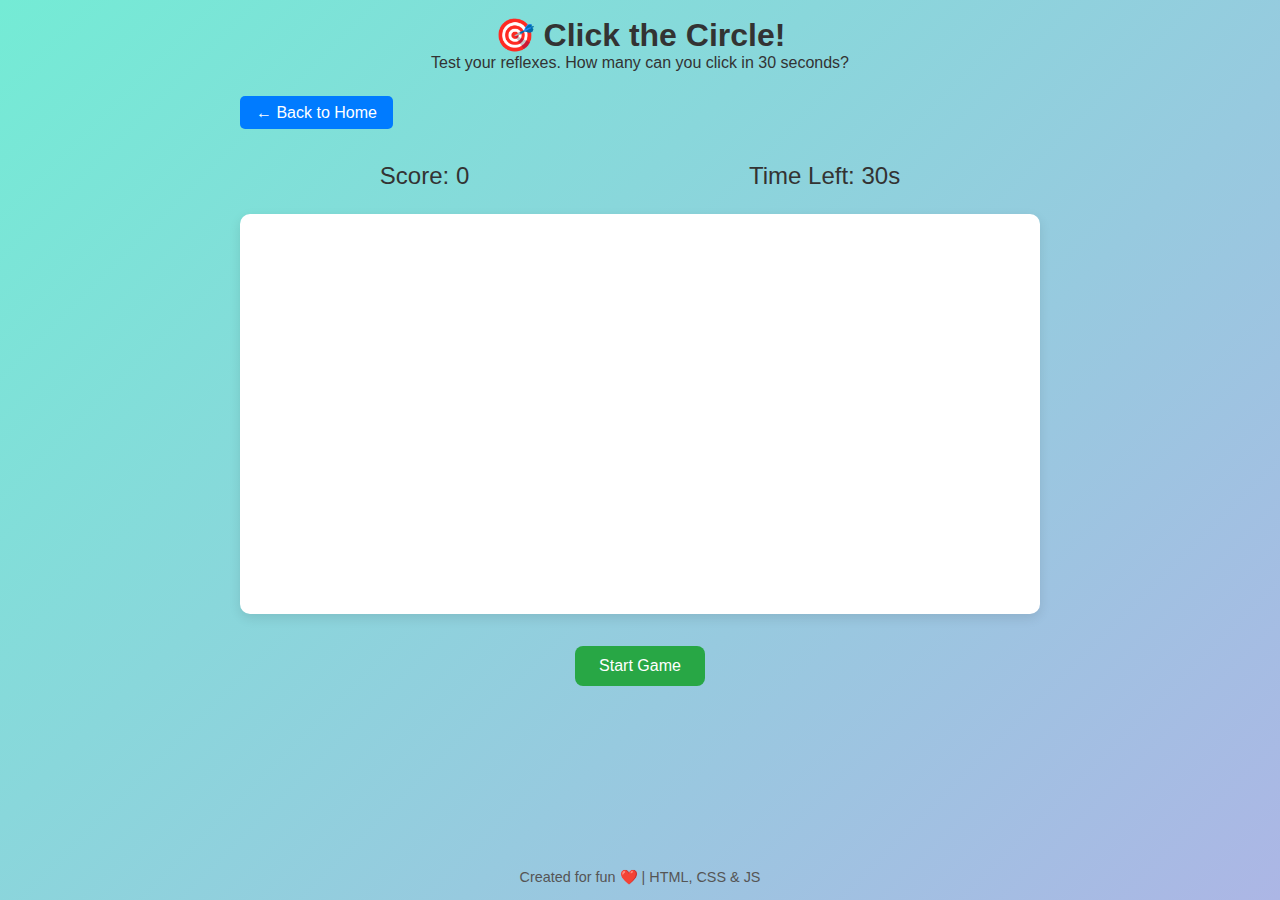
<file: game.html>
<!DOCTYPE html>
<html lang="en">
<head>
  <meta charset="UTF-8" />
  <meta name="viewport" content="width=device-width, initial-scale=1.0"/>
  <title>Click the Circle Game</title>
  
</head>

<style>
    /* style.css */
* {
  box-sizing: border-box;
  margin: 0;
  padding: 0;
  font-family: 'Segoe UI', sans-serif;
}

body {
  background: linear-gradient(135deg, #74ebd5 0%, #acb6e5 100%);
  min-height: 100vh;
  display: flex;
  flex-direction: column;
  align-items: center;
  justify-content: space-between;
}

header {
  text-align: center;
  padding: 1em;
  color: #333;
}

main {
  flex: 1;
  display: flex;
  flex-direction: column;
  align-items: center;
  width: 90%;
  max-width: 800px;
}

.scoreboard {
  display: flex;
  justify-content: space-around;
  width: 100%;
  margin: 1em 0;
  font-size: 1.5rem;
  color: #333;
}

.game-area {
  position: relative;
  background-color: #fff;
  border-radius: 10px;
  width: 100%;
  height: 400px;
  overflow: hidden;
  box-shadow: 0 4px 12px rgba(0,0,0,0.1);
}

.circle {
  width: 50px;
  height: 50px;
  background-color: #ff4b5c;
  border-radius: 50%;
  position: absolute;
  cursor: pointer;
  animation: pop 0.2s ease-out;
}

@keyframes pop {
  0% {
    transform: scale(0);
  }
  100% {
    transform: scale(1);
  }
}

.controls {
  margin: 2em;
}

button {
  padding: 0.7em 1.5em;
  font-size: 1rem;
  border: none;
  border-radius: 8px;
  cursor: pointer;
  margin: 0 0.5em;
  transition: background 0.3s ease;
}

#startBtn {
  background-color: #28a745;
  color: white;
}

#restartBtn {
  background-color: #ffc107;
  color: black;
}

button:hover {
  opacity: 0.9;
}

footer {
  padding: 1em;
  font-size: 0.9rem;
  text-align: center;
  color: #555;
}

/* Responsive */
@media (max-width: 600px) {
  .scoreboard {
    flex-direction: column;
    align-items: center;
  }

  .circle {
    width: 40px;
    height: 40px;
  }
}
.back-button {
  align-self: flex-start;
  margin: 1em 0;
}

.back-button a {
  text-decoration: none;
  color: #fff;
  background-color: #007bff;
  padding: 0.5em 1em;
  border-radius: 5px;
  transition: background 0.3s ease;
}

.back-button a:hover {
  background-color: #0056b3;
}


</style>

<body>

  <header>
    <h1>🎯 Click the Circle!</h1>
    <p>Test your reflexes. How many can you click in 30 seconds?</p>
  </header>

  <main>
      <div class="back-button">
    <a href="index.html">← Back to Home</a>
  </div>

    <div class="scoreboard">
      <div>Score: <span id="score">0</span></div>
      <div>Time Left: <span id="timer">30</span>s</div>
    </div>

    <div class="game-area" id="gameArea">
      <!-- Circle will appear here -->
    </div>

    <div class="controls">
      <button id="startBtn">Start Game</button>
      <button id="restartBtn" style="display:none;">Restart Game</button>
    </div>
  </main>

  <footer>
    <p>Created for fun ❤️ | HTML, CSS & JS</p>
  </footer>

  <script>
    // script.js

// Get elements
const gameArea = document.getElementById("gameArea");
const scoreDisplay = document.getElementById("score");
const timerDisplay = document.getElementById("timer");
const startBtn = document.getElementById("startBtn");
const restartBtn = document.getElementById("restartBtn");

let score = 0;
let timeLeft = 30;
let gameInterval;
let circleInterval;

// Start game
startBtn.addEventListener("click", startGame);
restartBtn.addEventListener("click", restartGame);

// Create random circle
function spawnCircle() {
  const circle = document.createElement("div");
  circle.classList.add("circle");

  const maxX = gameArea.clientWidth - 50;
  const maxY = gameArea.clientHeight - 50;

  const x = Math.floor(Math.random() * maxX);
  const y = Math.floor(Math.random() * maxY);

  circle.style.left = `${x}px`;
  circle.style.top = `${y}px`;

  circle.addEventListener("click", () => {
    score++;
    scoreDisplay.textContent = score;
    circle.remove();
  });

  gameArea.appendChild(circle);

  // Remove circle after 1.5s if not clicked
  setTimeout(() => {
    if (gameArea.contains(circle)) circle.remove();
  }, 1500);
}

// Start the game
function startGame() {
  score = 0;
  timeLeft = 30;
  scoreDisplay.textContent = score;
  timerDisplay.textContent = timeLeft;
  startBtn.style.display = "none";
  restartBtn.style.display = "inline-block";

  gameInterval = setInterval(() => {
    timeLeft--;
    timerDisplay.textContent = timeLeft;
    if (timeLeft <= 0) endGame();
  }, 1000);

  circleInterval = setInterval(spawnCircle, 800);
}

// End the game
function endGame() {
  clearInterval(gameInterval);
  clearInterval(circleInterval);
  alert(`⏰ Time's up!\nYour final score is ${score}.`);
}

// Restart the game
function restartGame() {
  clearInterval(gameInterval);
  clearInterval(circleInterval);
  gameArea.innerHTML = "";
  startGame();
}

  </script>
</body>
</html>
</file>
<file: assets/vendors/themify-icons/css/themify-icons.css>
@font-face {
	font-family: 'themify';
	src:url("../fonts/themify.eot?-fvbane");
	src:url("../fonts/themify.eot?#iefix-fvbane") format("embedded-opentype"),
		url("../fonts/themify.woff?-fvbane") format("woff"),
		url("../fonts/themify.ttf?-fvbane") format("truetype"),
		url("../fonts/themify.svg?-fvbane#themify") format("svg");
	font-weight: normal;
	font-style: normal;
}

[class^="ti-"], [class*=" ti-"] {
	font-family: 'themify';
	speak: none;
	font-style: normal;
	font-weight: normal;
	font-variant: normal;
	text-transform: none;
	line-height: 1;

	/* Better Font Rendering =========== */
	-webkit-font-smoothing: antialiased;
	-moz-osx-font-smoothing: grayscale;
}

.ti-wand:before {
	content: "\e600";
}
.ti-volume:before {
	content: "\e601";
}
.ti-user:before {
	content: "\e602";
}
.ti-unlock:before {
	content: "\e603";
}
.ti-unlink:before {
	content: "\e604";
}
.ti-trash:before {
	content: "\e605";
}
.ti-thought:before {
	content: "\e606";
}
.ti-target:before {
	content: "\e607";
}
.ti-tag:before {
	content: "\e608";
}
.ti-tablet:before {
	content: "\e609";
}
.ti-star:before {
	content: "\e60a";
}
.ti-spray:before {
	content: "\e60b";
}
.ti-signal:before {
	content: "\e60c";
}
.ti-shopping-cart:before {
	content: "\e60d";
}
.ti-shopping-cart-full:before {
	content: "\e60e";
}
.ti-settings:before {
	content: "\e60f";
}
.ti-search:before {
	content: "\e610";
}
.ti-zoom-in:before {
	content: "\e611";
}
.ti-zoom-out:before {
	content: "\e612";
}
.ti-cut:before {
	content: "\e613";
}
.ti-ruler:before {
	content: "\e614";
}
.ti-ruler-pencil:before {
	content: "\e615";
}
.ti-ruler-alt:before {
	content: "\e616";
}
.ti-bookmark:before {
	content: "\e617";
}
.ti-bookmark-alt:before {
	content: "\e618";
}
.ti-reload:before {
	content: "\e619";
}
.ti-plus:before {
	content: "\e61a";
}
.ti-pin:before {
	content: "\e61b";
}
.ti-pencil:before {
	content: "\e61c";
}
.ti-pencil-alt:before {
	content: "\e61d";
}
.ti-paint-roller:before {
	content: "\e61e";
}
.ti-paint-bucket:before {
	content: "\e61f";
}
.ti-na:before {
	content: "\e620";
}
.ti-mobile:before {
	content: "\e621";
}
.ti-minus:before {
	content: "\e622";
}
.ti-medall:before {
	content: "\e623";
}
.ti-medall-alt:before {
	content: "\e624";
}
.ti-marker:before {
	content: "\e625";
}
.ti-marker-alt:before {
	content: "\e626";
}
.ti-arrow-up:before {
	content: "\e627";
}
.ti-arrow-right:before {
	content: "\e628";
}
.ti-arrow-left:before {
	content: "\e629";
}
.ti-arrow-down:before {
	content: "\e62a";
}
.ti-lock:before {
	content: "\e62b";
}
.ti-location-arrow:before {
	content: "\e62c";
}
.ti-link:before {
	content: "\e62d";
}
.ti-layout:before {
	content: "\e62e";
}
.ti-layers:before {
	content: "\e62f";
}
.ti-layers-alt:before {
	content: "\e630";
}
.ti-key:before {
	content: "\e631";
}
.ti-import:before {
	content: "\e632";
}
.ti-image:before {
	content: "\e633";
}
.ti-heart:before {
	content: "\e634";
}
.ti-heart-broken:before {
	content: "\e635";
}
.ti-hand-stop:before {
	content: "\e636";
}
.ti-hand-open:before {
	content: "\e637";
}
.ti-hand-drag:before {
	content: "\e638";
}
.ti-folder:before {
	content: "\e639";
}
.ti-flag:before {
	content: "\e63a";
}
.ti-flag-alt:before {
	content: "\e63b";
}
.ti-flag-alt-2:before {
	content: "\e63c";
}
.ti-eye:before {
	content: "\e63d";
}
.ti-export:before {
	content: "\e63e";
}
.ti-exchange-vertical:before {
	content: "\e63f";
}
.ti-desktop:before {
	content: "\e640";
}
.ti-cup:before {
	content: "\e641";
}
.ti-crown:before {
	content: "\e642";
}
.ti-comments:before {
	content: "\e643";
}
.ti-comment:before {
	content: "\e644";
}
.ti-comment-alt:before {
	content: "\e645";
}
.ti-close:before {
	content: "\e646";
}
.ti-clip:before {
	content: "\e647";
}
.ti-angle-up:before {
	content: "\e648";
}
.ti-angle-right:before {
	content: "\e649";
}
.ti-angle-left:before {
	content: "\e64a";
}
.ti-angle-down:before {
	content: "\e64b";
}
.ti-check:before {
	content: "\e64c";
}
.ti-check-box:before {
	content: "\e64d";
}
.ti-camera:before {
	content: "\e64e";
}
.ti-announcement:before {
	content: "\e64f";
}
.ti-brush:before {
	content: "\e650";
}
.ti-briefcase:before {
	content: "\e651";
}
.ti-bolt:before {
	content: "\e652";
}
.ti-bolt-alt:before {
	content: "\e653";
}
.ti-blackboard:before {
	content: "\e654";
}
.ti-bag:before {
	content: "\e655";
}
.ti-move:before {
	content: "\e656";
}
.ti-arrows-vertical:before {
	content: "\e657";
}
.ti-arrows-horizontal:before {
	content: "\e658";
}
.ti-fullscreen:before {
	content: "\e659";
}
.ti-arrow-top-right:before {
	content: "\e65a";
}
.ti-arrow-top-left:before {
	content: "\e65b";
}
.ti-arrow-circle-up:before {
	content: "\e65c";
}
.ti-arrow-circle-right:before {
	content: "\e65d";
}
.ti-arrow-circle-left:before {
	content: "\e65e";
}
.ti-arrow-circle-down:before {
	content: "\e65f";
}
.ti-angle-double-up:before {
	content: "\e660";
}
.ti-angle-double-right:before {
	content: "\e661";
}
.ti-angle-double-left:before {
	content: "\e662";
}
.ti-angle-double-down:before {
	content: "\e663";
}
.ti-zip:before {
	content: "\e664";
}
.ti-world:before {
	content: "\e665";
}
.ti-wheelchair:before {
	content: "\e666";
}
.ti-view-list:before {
	content: "\e667";
}
.ti-view-list-alt:before {
	content: "\e668";
}
.ti-view-grid:before {
	content: "\e669";
}
.ti-uppercase:before {
	content: "\e66a";
}
.ti-upload:before {
	content: "\e66b";
}
.ti-underline:before {
	content: "\e66c";
}
.ti-truck:before {
	content: "\e66d";
}
.ti-timer:before {
	content: "\e66e";
}
.ti-ticket:before {
	content: "\e66f";
}
.ti-thumb-up:before {
	content: "\e670";
}
.ti-thumb-down:before {
	content: "\e671";
}
.ti-text:before {
	content: "\e672";
}
.ti-stats-up:before {
	content: "\e673";
}
.ti-stats-down:before {
	content: "\e674";
}
.ti-split-v:before {
	content: "\e675";
}
.ti-split-h:before {
	content: "\e676";
}
.ti-smallcap:before {
	content: "\e677";
}
.ti-shine:before {
	content: "\e678";
}
.ti-shift-right:before {
	content: "\e679";
}
.ti-shift-left:before {
	content: "\e67a";
}
.ti-shield:before {
	content: "\e67b";
}
.ti-notepad:before {
	content: "\e67c";
}
.ti-server:before {
	content: "\e67d";
}
.ti-quote-right:before {
	content: "\e67e";
}
.ti-quote-left:before {
	content: "\e67f";
}
.ti-pulse:before {
	content: "\e680";
}
.ti-printer:before {
	content: "\e681";
}
.ti-power-off:before {
	content: "\e682";
}
.ti-plug:before {
	content: "\e683";
}
.ti-pie-chart:before {
	content: "\e684";
}
.ti-paragraph:before {
	content: "\e685";
}
.ti-panel:before {
	content: "\e686";
}
.ti-package:before {
	content: "\e687";
}
.ti-music:before {
	content: "\e688";
}
.ti-music-alt:before {
	content: "\e689";
}
.ti-mouse:before {
	content: "\e68a";
}
.ti-mouse-alt:before {
	content: "\e68b";
}
.ti-money:before {
	content: "\e68c";
}
.ti-microphone:before {
	content: "\e68d";
}
.ti-menu:before {
	content: "\e68e";
}
.ti-menu-alt:before {
	content: "\e68f";
}
.ti-map:before {
	content: "\e690";
}
.ti-map-alt:before {
	content: "\e691";
}
.ti-loop:before {
	content: "\e692";
}
.ti-location-pin:before {
	content: "\e693";
}
.ti-list:before {
	content: "\e694";
}
.ti-light-bulb:before {
	content: "\e695";
}
.ti-Italic:before {
	content: "\e696";
}
.ti-info:before {
	content: "\e697";
}
.ti-infinite:before {
	content: "\e698";
}
.ti-id-badge:before {
	content: "\e699";
}
.ti-hummer:before {
	content: "\e69a";
}
.ti-home:before {
	content: "\e69b";
}
.ti-help:before {
	content: "\e69c";
}
.ti-headphone:before {
	content: "\e69d";
}
.ti-harddrives:before {
	content: "\e69e";
}
.ti-harddrive:before {
	content: "\e69f";
}
.ti-gift:before {
	content: "\e6a0";
}
.ti-game:before {
	content: "\e6a1";
}
.ti-filter:before {
	content: "\e6a2";
}
.ti-files:before {
	content: "\e6a3";
}
.ti-file:before {
	content: "\e6a4";
}
.ti-eraser:before {
	content: "\e6a5";
}
.ti-envelope:before {
	content: "\e6a6";
}
.ti-download:before {
	content: "\e6a7";
}
.ti-direction:before {
	content: "\e6a8";
}
.ti-direction-alt:before {
	content: "\e6a9";
}
.ti-dashboard:before {
	content: "\e6aa";
}
.ti-control-stop:before {
	content: "\e6ab";
}
.ti-control-shuffle:before {
	content: "\e6ac";
}
.ti-control-play:before {
	content: "\e6ad";
}
.ti-control-pause:before {
	content: "\e6ae";
}
.ti-control-forward:before {
	content: "\e6af";
}
.ti-control-backward:before {
	content: "\e6b0";
}
.ti-cloud:before {
	content: "\e6b1";
}
.ti-cloud-up:before {
	content: "\e6b2";
}
.ti-cloud-down:before {
	content: "\e6b3";
}
.ti-clipboard:before {
	content: "\e6b4";
}
.ti-car:before {
	content: "\e6b5";
}
.ti-calendar:before {
	content: "\e6b6";
}
.ti-book:before {
	content: "\e6b7";
}
.ti-bell:before {
	content: "\e6b8";
}
.ti-basketball:before {
	content: "\e6b9";
}
.ti-bar-chart:before {
	content: "\e6ba";
}
.ti-bar-chart-alt:before {
	content: "\e6bb";
}
.ti-back-right:before {
	content: "\e6bc";
}
.ti-back-left:before {
	content: "\e6bd";
}
.ti-arrows-corner:before {
	content: "\e6be";
}
.ti-archive:before {
	content: "\e6bf";
}
.ti-anchor:before {
	content: "\e6c0";
}
.ti-align-right:before {
	content: "\e6c1";
}
.ti-align-left:before {
	content: "\e6c2";
}
.ti-align-justify:before {
	content: "\e6c3";
}
.ti-align-center:before {
	content: "\e6c4";
}
.ti-alert:before {
	content: "\e6c5";
}
.ti-alarm-clock:before {
	content: "\e6c6";
}
.ti-agenda:before {
	content: "\e6c7";
}
.ti-write:before {
	content: "\e6c8";
}
.ti-window:before {
	content: "\e6c9";
}
.ti-widgetized:before {
	content: "\e6ca";
}
.ti-widget:before {
	content: "\e6cb";
}
.ti-widget-alt:before {
	content: "\e6cc";
}
.ti-wallet:before {
	content: "\e6cd";
}
.ti-video-clapper:before {
	content: "\e6ce";
}
.ti-video-camera:before {
	content: "\e6cf";
}
.ti-vector:before {
	content: "\e6d0";
}
.ti-themify-logo:before {
	content: "\e6d1";
}
.ti-themify-favicon:before {
	content: "\e6d2";
}
.ti-themify-favicon-alt:before {
	content: "\e6d3";
}
.ti-support:before {
	content: "\e6d4";
}
.ti-stamp:before {
	content: "\e6d5";
}
.ti-split-v-alt:before {
	content: "\e6d6";
}
.ti-slice:before {
	content: "\e6d7";
}
.ti-shortcode:before {
	content: "\e6d8";
}
.ti-shift-right-alt:before {
	content: "\e6d9";
}
.ti-shift-left-alt:before {
	content: "\e6da";
}
.ti-ruler-alt-2:before {
	content: "\e6db";
}
.ti-receipt:before {
	content: "\e6dc";
}
.ti-pin2:before {
	content: "\e6dd";
}
.ti-pin-alt:before {
	content: "\e6de";
}
.ti-pencil-alt2:before {
	content: "\e6df";
}
.ti-palette:before {
	content: "\e6e0";
}
.ti-more:before {
	content: "\e6e1";
}
.ti-more-alt:before {
	content: "\e6e2";
}
.ti-microphone-alt:before {
	content: "\e6e3";
}
.ti-magnet:before {
	content: "\e6e4";
}
.ti-line-double:before {
	content: "\e6e5";
}
.ti-line-dotted:before {
	content: "\e6e6";
}
.ti-line-dashed:before {
	content: "\e6e7";
}
.ti-layout-width-full:before {
	content: "\e6e8";
}
.ti-layout-width-default:before {
	content: "\e6e9";
}
.ti-layout-width-default-alt:before {
	content: "\e6ea";
}
.ti-layout-tab:before {
	content: "\e6eb";
}
.ti-layout-tab-window:before {
	content: "\e6ec";
}
.ti-layout-tab-v:before {
	content: "\e6ed";
}
.ti-layout-tab-min:before {
	content: "\e6ee";
}
.ti-layout-slider:before {
	content: "\e6ef";
}
.ti-layout-slider-alt:before {
	content: "\e6f0";
}
.ti-layout-sidebar-right:before {
	content: "\e6f1";
}
.ti-layout-sidebar-none:before {
	content: "\e6f2";
}
.ti-layout-sidebar-left:before {
	content: "\e6f3";
}
.ti-layout-placeholder:before {
	content: "\e6f4";
}
.ti-layout-menu:before {
	content: "\e6f5";
}
.ti-layout-menu-v:before {
	content: "\e6f6";
}
.ti-layout-menu-separated:before {
	content: "\e6f7";
}
.ti-layout-menu-full:before {
	content: "\e6f8";
}
.ti-layout-media-right-alt:before {
	content: "\e6f9";
}
.ti-layout-media-right:before {
	content: "\e6fa";
}
.ti-layout-media-overlay:before {
	content: "\e6fb";
}
.ti-layout-media-overlay-alt:before {
	content: "\e6fc";
}
.ti-layout-media-overlay-alt-2:before {
	content: "\e6fd";
}
.ti-layout-media-left-alt:before {
	content: "\e6fe";
}
.ti-layout-media-left:before {
	content: "\e6ff";
}
.ti-layout-media-center-alt:before {
	content: "\e700";
}
.ti-layout-media-center:before {
	content: "\e701";
}
.ti-layout-list-thumb:before {
	content: "\e702";
}
.ti-layout-list-thumb-alt:before {
	content: "\e703";
}
.ti-layout-list-post:before {
	content: "\e704";
}
.ti-layout-list-large-image:before {
	content: "\e705";
}
.ti-layout-line-solid:before {
	content: "\e706";
}
.ti-layout-grid4:before {
	content: "\e707";
}
.ti-layout-grid3:before {
	content: "\e708";
}
.ti-layout-grid2:before {
	content: "\e709";
}
.ti-layout-grid2-thumb:before {
	content: "\e70a";
}
.ti-layout-cta-right:before {
	content: "\e70b";
}
.ti-layout-cta-left:before {
	content: "\e70c";
}
.ti-layout-cta-center:before {
	content: "\e70d";
}
.ti-layout-cta-btn-right:before {
	content: "\e70e";
}
.ti-layout-cta-btn-left:before {
	content: "\e70f";
}
.ti-layout-column4:before {
	content: "\e710";
}
.ti-layout-column3:before {
	content: "\e711";
}
.ti-layout-column2:before {
	content: "\e712";
}
.ti-layout-accordion-separated:before {
	content: "\e713";
}
.ti-layout-accordion-merged:before {
	content: "\e714";
}
.ti-layout-accordion-list:before {
	content: "\e715";
}
.ti-ink-pen:before {
	content: "\e716";
}
.ti-info-alt:before {
	content: "\e717";
}
.ti-help-alt:before {
	content: "\e718";
}
.ti-headphone-alt:before {
	content: "\e719";
}
.ti-hand-point-up:before {
	content: "\e71a";
}
.ti-hand-point-right:before {
	content: "\e71b";
}
.ti-hand-point-left:before {
	content: "\e71c";
}
.ti-hand-point-down:before {
	content: "\e71d";
}
.ti-gallery:before {
	content: "\e71e";
}
.ti-face-smile:before {
	content: "\e71f";
}
.ti-face-sad:before {
	content: "\e720";
}
.ti-credit-card:before {
	content: "\e721";
}
.ti-control-skip-forward:before {
	content: "\e722";
}
.ti-control-skip-backward:before {
	content: "\e723";
}
.ti-control-record:before {
	content: "\e724";
}
.ti-control-eject:before {
	content: "\e725";
}
.ti-comments-smiley:before {
	content: "\e726";
}
.ti-brush-alt:before {
	content: "\e727";
}
.ti-youtube:before {
	content: "\e728";
}
.ti-vimeo:before {
	content: "\e729";
}
.ti-twitter:before {
	content: "\e72a";
}
.ti-time:before {
	content: "\e72b";
}
.ti-tumblr:before {
	content: "\e72c";
}
.ti-skype:before {
	content: "\e72d";
}
.ti-share:before {
	content: "\e72e";
}
.ti-share-alt:before {
	content: "\e72f";
}
.ti-rocket:before {
	content: "\e730";
}
.ti-pinterest:before {
	content: "\e731";
}
.ti-new-window:before {
	content: "\e732";
}
.ti-microsoft:before {
	content: "\e733";
}
.ti-list-ol:before {
	content: "\e734";
}
.ti-linkedin:before {
	content: "\e735";
}
.ti-layout-sidebar-2:before {
	content: "\e736";
}
.ti-layout-grid4-alt:before {
	content: "\e737";
}
.ti-layout-grid3-alt:before {
	content: "\e738";
}
.ti-layout-grid2-alt:before {
	content: "\e739";
}
.ti-layout-column4-alt:before {
	content: "\e73a";
}
.ti-layout-column3-alt:before {
	content: "\e73b";
}
.ti-layout-column2-alt:before {
	content: "\e73c";
}
.ti-instagram:before {
	content: "\e73d";
}
.ti-google:before {
	content: "\e73e";
}
.ti-github:before {
	content: "\e73f";
}
.ti-flickr:before {
	content: "\e740";
}
.ti-facebook:before {
	content: "\e741";
}
.ti-dropbox:before {
	content: "\e742";
}
.ti-dribbble:before {
	content: "\e743";
}
.ti-apple:before {
	content: "\e744";
}
.ti-android:before {
	content: "\e745";
}
.ti-save:before {
	content: "\e746";
}
.ti-save-alt:before {
	content: "\e747";
}
.ti-yahoo:before {
	content: "\e748";
}
.ti-wordpress:before {
	content: "\e749";
}
.ti-vimeo-alt:before {
	content: "\e74a";
}
.ti-twitter-alt:before {
	content: "\e74b";
}
.ti-tumblr-alt:before {
	content: "\e74c";
}
.ti-trello:before {
	content: "\e74d";
}
.ti-stack-overflow:before {
	content: "\e74e";
}
.ti-soundcloud:before {
	content: "\e74f";
}
.ti-sharethis:before {
	content: "\e750";
}
.ti-sharethis-alt:before {
	content: "\e751";
}
.ti-reddit:before {
	content: "\e752";
}
.ti-pinterest-alt:before {
	content: "\e753";
}
.ti-microsoft-alt:before {
	content: "\e754";
}
.ti-linux:before {
	content: "\e755";
}
.ti-jsfiddle:before {
	content: "\e756";
}
.ti-joomla:before {
	content: "\e757";
}
.ti-html5:before {
	content: "\e758";
}
.ti-flickr-alt:before {
	content: "\e759";
}
.ti-email:before {
	content: "\e75a";
}
.ti-drupal:before {
	content: "\e75b";
}
.ti-dropbox-alt:before {
	content: "\e75c";
}
.ti-css3:before {
	content: "\e75d";
}
.ti-rss:before {
	content: "\e75e";
}
.ti-rss-alt:before {
	content: "\e75f";
}
</file>
<file: assets/css/meyawo.css>
@charset "UTF-8";
/*!
=========================================================
* Meyawo Landing page
=========================================================

* Copyright: 2019 DevCRUD (https://devcrud.com)
* Licensed: (https://devcrud.com/licenses)
* Coded by www.devcrud.com

=========================================================

* The above copyright notice and this permission notice shall be included in all copies or substantial portions of the Software.
*/
@import url("https://fonts.googleapis.com/css?family=Baloo+Paaji|Open+Sans:300,300i,400,400i,600,600i,700,700i");
html{
  scroll-behavior: smooth;
}
.mlogo{
  height: 60px;
  width: 110px;
  margin-left: -20px;
}

#programming{
  width: 200px;
  height: 200px;
  margin-left: 1px
  ;
}
.mouse-wrap {
  margin-left: -180px;
    margin-bottom: -200px;
  position: relative;
  display: inline-block;
  left: 50%;
  -webkit-transform: translateX(-50%);
  -ms-transform: translateX(-50%);
  transform: translateX(-50%);
  bottom: -173px;
  z-index: 9; }
  .mouse-wrap:active, .mouse-wrap:active > .mouse-label, .mouse-wrap:focus, .mouse-wrap:focus > .mouse-label {
    outline: none; }
  .mouse-wrap.mouse-with-slider {
    bottom: -50px; }
  .mouse-wrap .mouse-label {
    top: 0;
    color: #000000;
    font-size: 10px;
    font-weight: 700;
    letter-spacing: .05rem;
    text-transform: uppercase; }
  .mouse-wrap .mouse {
    position: absolute;
    width: 22px;
    height: 42px;
    bottom: 30px;
    display: block;
    left: 50%;
    margin-left: -12px;
    border-radius: 15px;
    border: 2px solid #fff;
    -webkit-animation: intro 2s;
    animation: intro 2s; }
    .mouse-wrap .mouse .scroll {
      display: block;
      width: 3px;
      height: 3px;
      margin: 6px auto;
      border-radius: 4px;
      background: #fff;
      -webkit-animation: finger 2s infinite;
      animation: finger 2s infinite; }
:root {
  --blue: #1e549f;
  --indigo: #695aa6;
  --purple: #6f42c1;
  --pink: #e83e8c;
  --red: #ec185d;
  --orange: #ff6d02;
  --yellow: #ffc107;
  --green: #1bb74f;
  --teal: #20c997;
  --cyan: #17a2b8;
  --white: #fff;
  --gray: #6c757d;
  --gray-dark: #393e46;
  --primary: #695aa6;
  --secondary: #393e46;
  --success: #1bb74f;
  --info: #17a2b8;
  --warning: #ff6d02;
  --danger: #ec185d;
  --light: #f8f9fa;
  --dark: #212529;
  --breakpoint-xs: 0;
  --breakpoint-sm: 576px;
  --breakpoint-md: 768px;
  --breakpoint-lg: 992px;
  --breakpoint-xl: 1200px;
  --font-family-sans-serif: "Open Sans", sans-serif;
  --font-family-monospace: SFMono-Regular, Menlo, Monaco, Consolas, "Liberation Mono", "Courier New", monospace;
}

*,
*::before,
*::after {
  box-sizing: border-box;
}

html {
  font-family: sans-serif;
  line-height: 1.15;
  -webkit-text-size-adjust: 100%;
  -webkit-tap-highlight-color: rgba(0, 0, 0, 0);
}

article, aside, figcaption, figure, footer, header, hgroup, main, nav, section {
  display: block;
}

body {
  margin: 0;
  font-family: "Open Sans", sans-serif;
  font-size: 1rem;
  font-weight: 400;
  line-height: 1.5;
  color: #212529;
  text-align: left;
  background-color: #fff;
}

[tabindex="-1"]:focus {
  outline: 0 !important;
}

hr {
  box-sizing: content-box;
  height: 0;
  overflow: visible;
}

h1, h2, h3, h4, h5, h6 {
  margin-top: 0;
  margin-bottom: 0.5rem;
}

p {
  margin-top: 0;
  margin-bottom: 1rem;
}

abbr[title],
abbr[data-original-title] {
  text-decoration: underline;
  -webkit-text-decoration: underline dotted;
          text-decoration: underline dotted;
  cursor: help;
  border-bottom: 0;
  -webkit-text-decoration-skip-ink: none;
          text-decoration-skip-ink: none;
}

address {
  margin-bottom: 1rem;
  font-style: normal;
  line-height: inherit;
}

ol,
ul,
dl {
  margin-top: 0;
  margin-bottom: 1rem;
}

ol ol,
ul ul,
ol ul,
ul ol {
  margin-bottom: 0;
}

dt {
  font-weight: 700;
}

dd {
  margin-bottom: .5rem;
  margin-left: 0;
}

blockquote {
  margin: 0 0 1rem;
}

b,
strong {
  font-weight: bolder;
}

small {
  font-size: 80%;
}

sub,
sup {
  position: relative;
  font-size: 75%;
  line-height: 0;
  vertical-align: baseline;
}

sub {
  bottom: -.25em;
}

sup {
  top: -.5em;
}

a {
  color: #695aa6;
  text-decoration: none;
  background-color: transparent;
}

a:hover {
  color: #493f75;
  text-decoration: none;
}

a:not([href]):not([tabindex]) {
  color: inherit;
  text-decoration: none;
}

a:not([href]):not([tabindex]):hover, a:not([href]):not([tabindex]):focus {
  color: inherit;
  text-decoration: none;
}

a:not([href]):not([tabindex]):focus {
  outline: 0;
}

pre,
code,
kbd,
samp {
  font-family: SFMono-Regular, Menlo, Monaco, Consolas, "Liberation Mono", "Courier New", monospace;
  font-size: 1em;
}

pre {
  margin-top: 0;
  margin-bottom: 1rem;
  overflow: auto;
}

figure {
  margin: 0 0 1rem;
}

img {
  vertical-align: middle;
  border-style: none;
}

svg {
  overflow: hidden;
  vertical-align: middle;
}

table {
  border-collapse: collapse;
}

caption {
  padding-top: 0.75rem;
  padding-bottom: 0.75rem;
  color: #6c757d;
  text-align: left;
  caption-side: bottom;
}

th {
  text-align: inherit;
}

label {
  display: inline-block;
  margin-bottom: 0.5rem;
}

button {
  border-radius: 0;
}

button:focus {
  outline: 1px dotted;
  outline: 5px auto -webkit-focus-ring-color;
}

input,
button,
select,
optgroup,
textarea {
  margin: 0;
  font-family: inherit;
  font-size: inherit;
  line-height: inherit;
}

button,
input {
  overflow: visible;
}

button,
select {
  text-transform: none;
}

select {
  word-wrap: normal;
}

button,
[type="button"],
[type="reset"],
[type="submit"] {
  -webkit-appearance: button;
}

button:not(:disabled),
[type="button"]:not(:disabled),
[type="reset"]:not(:disabled),
[type="submit"]:not(:disabled) {
  cursor: pointer;
}

button::-moz-focus-inner,
[type="button"]::-moz-focus-inner,
[type="reset"]::-moz-focus-inner,
[type="submit"]::-moz-focus-inner {
  padding: 0;
  border-style: none;
}

input[type="radio"],
input[type="checkbox"] {
  box-sizing: border-box;
  padding: 0;
}

input[type="date"],
input[type="time"],
input[type="datetime-local"],
input[type="month"] {
  -webkit-appearance: listbox;
}

textarea {
  overflow: auto;
  resize: vertical;
}

fieldset {
  min-width: 0;
  padding: 0;
  margin: 0;
  border: 0;
}

legend {
  display: block;
  width: 100%;
  max-width: 100%;
  padding: 0;
  margin-bottom: .5rem;
  font-size: 1.5rem;
  line-height: inherit;
  color: inherit;
  white-space: normal;
}

progress {
  vertical-align: baseline;
}

[type="number"]::-webkit-inner-spin-button,
[type="number"]::-webkit-outer-spin-button {
  height: auto;
}

[type="search"] {
  outline-offset: -2px;
  -webkit-appearance: none;
}

[type="search"]::-webkit-search-decoration {
  -webkit-appearance: none;
}

::-webkit-file-upload-button {
  font: inherit;
  -webkit-appearance: button;
}

output {
  display: inline-block;
}

summary {
  display: list-item;
  cursor: pointer;
}

template {
  display: none;
}

[hidden] {
  display: none !important;
}

h1, h2, h3, h4, h5, h6,
.h1, .h2, .h3, .h4, .h5, .h6 {
  margin-bottom: 0.5rem;
  font-weight: 500;
  line-height: 1.2;
}

h1, .h1 {
  font-size: 2.5rem;
}

h2, .h2 {
  font-size: 2rem;
}

h3, .h3 {
  font-size: 1.75rem;
}

h4, .h4 {
  font-size: 1.5rem;
}

h5, .h5 {
  font-size: 1.25rem;
}

h6, .h6 {
  font-size: 1rem;
}

.lead {
  font-size: 1.25rem;
  font-weight: 300;
}

.display-1 {
  font-size: 6rem;
  font-weight: 300;
  line-height: 1.2;
}

.display-2 {
  font-size: 5.5rem;
  font-weight: 300;
  line-height: 1.2;
}

.display-3 {
  font-size: 4.5rem;
  font-weight: 300;
  line-height: 1.2;
}

.display-4 {
  font-size: 3.5rem;
  font-weight: 300;
  line-height: 1.2;
}

hr {
  margin-top: 1rem;
  margin-bottom: 1rem;
  border: 0;
  border-top: 1px solid rgba(0, 0, 0, 0.1);
}

small,
.small {
  font-size: 80%;
  font-weight: 400;
}

mark,
.mark {
  padding: 0.2em;
  background-color: #fcf8e3;
}

.list-unstyled {
  padding-left: 0;
  list-style: none;
}

.list-inline {
  padding-left: 0;
  list-style: none;
}

.list-inline-item {
  display: inline-block;
}

.list-inline-item:not(:last-child) {
  margin-right: 0.5rem;
}

.initialism {
  font-size: 90%;
  text-transform: uppercase;
}

.blockquote {
  margin-bottom: 1rem;
  font-size: 1.25rem;
}

.blockquote-footer {
  display: block;
  font-size: 80%;
  color: #6c757d;
}

.blockquote-footer::before {
  content: "\2014\00A0";
}

.img-fluid {
  max-width: 100%;
  height: auto;
}

.img-thumbnail {
  padding: 0.25rem;
  background-color: #fff;
  border: 1px solid #dee2e6;
  border-radius: 0.25rem;
  max-width: 100%;
  height: auto;
}

.figure {
  display: inline-block;
}

.figure-img {
  margin-bottom: 0.5rem;
  line-height: 1;
}

.figure-caption {
  font-size: 90%;
  color: #6c757d;
}

code {
  font-size: 87.5%;
  color: #e83e8c;
  word-break: break-word;
}

a > code {
  color: inherit;
}

kbd {
  padding: 0.2rem 0.4rem;
  font-size: 87.5%;
  color: #fff;
  background-color: #212529;
  border-radius: 0.2rem;
}

kbd kbd {
  padding: 0;
  font-size: 100%;
  font-weight: 700;
}

pre {
  display: block;
  font-size: 87.5%;
  color: #212529;
}

pre code {
  font-size: inherit;
  color: inherit;
  word-break: normal;
}

.pre-scrollable {
  max-height: 340px;
  overflow-y: scroll;
}

.container {
  width: 100%;
  padding-right: 15px;
  padding-left: 15px;
  margin-right: auto;
  margin-left: auto;
}

@media (min-width: 576px) {
  .container {
    max-width: 540px;
  }
}

@media (min-width: 768px) {
  .container {
    max-width: 720px;
  }
}

@media (min-width: 992px) {
  .container {
    max-width: 960px;
  }
}

@media (min-width: 1200px) {
  .container {
    max-width: 1140px;
  }
}

.container-fluid {
  width: 100%;
  padding-right: 15px;
  padding-left: 15px;
  margin-right: auto;
  margin-left: auto;
}

.row {
  display: -webkit-box;
  display: -webkit-flex;
  display: -ms-flexbox;
  display: flex;
  -webkit-flex-wrap: wrap;
      -ms-flex-wrap: wrap;
          flex-wrap: wrap;
  margin-right: -15px;
  margin-left: -15px;
}

.no-gutters {
  margin-right: 0;
  margin-left: 0;
}

.no-gutters > .col,
.no-gutters > [class*="col-"] {
  padding-right: 0;
  padding-left: 0;
}

.col-1, .col-2, .col-3, .col-4, .col-5, .col-6, .col-7, .col-8, .col-9, .col-10, .col-11, .col-12, .col,
.col-auto, .col-sm-1, .col-sm-2, .col-sm-3, .col-sm-4, .col-sm-5, .col-sm-6, .col-sm-7, .col-sm-8, .col-sm-9, .col-sm-10, .col-sm-11, .col-sm-12, .col-sm,
.col-sm-auto, .col-md-1, .col-md-2, .col-md-3, .col-md-4, .col-md-5, .col-md-6, .col-md-7, .col-md-8, .col-md-9, .col-md-10, .col-md-11, .col-md-12, .col-md,
.col-md-auto, .col-lg-1, .col-lg-2, .col-lg-3, .col-lg-4, .col-lg-5, .col-lg-6, .col-lg-7, .col-lg-8, .col-lg-9, .col-lg-10, .col-lg-11, .col-lg-12, .col-lg,
.col-lg-auto, .col-xl-1, .col-xl-2, .col-xl-3, .col-xl-4, .col-xl-5, .col-xl-6, .col-xl-7, .col-xl-8, .col-xl-9, .col-xl-10, .col-xl-11, .col-xl-12, .col-xl,
.col-xl-auto {
  position: relative;
  width: 100%;
  padding-right: 15px;
  padding-left: 15px;
}

.col {
  -webkit-flex-basis: 0;
      -ms-flex-preferred-size: 0;
          flex-basis: 0;
  -webkit-box-flex: 1;
  -webkit-flex-grow: 1;
      -ms-flex-positive: 1;
          flex-grow: 1;
  max-width: 100%;
}

.col-auto {
  -webkit-box-flex: 0;
  -webkit-flex: 0 0 auto;
      -ms-flex: 0 0 auto;
          flex: 0 0 auto;
  width: auto;
  max-width: 100%;
}

.col-1 {
  -webkit-box-flex: 0;
  -webkit-flex: 0 0 8.33333%;
      -ms-flex: 0 0 8.33333%;
          flex: 0 0 8.33333%;
  max-width: 8.33333%;
}

.col-2 {
  -webkit-box-flex: 0;
  -webkit-flex: 0 0 16.66667%;
      -ms-flex: 0 0 16.66667%;
          flex: 0 0 16.66667%;
  max-width: 16.66667%;
}

.col-3 {
  -webkit-box-flex: 0;
  -webkit-flex: 0 0 25%;
      -ms-flex: 0 0 25%;
          flex: 0 0 25%;
  max-width: 25%;
}

.col-4 {
  -webkit-box-flex: 0;
  -webkit-flex: 0 0 33.33333%;
      -ms-flex: 0 0 33.33333%;
          flex: 0 0 33.33333%;
  max-width: 33.33333%;
}

.col-5 {
  -webkit-box-flex: 0;
  -webkit-flex: 0 0 41.66667%;
      -ms-flex: 0 0 41.66667%;
          flex: 0 0 41.66667%;
  max-width: 41.66667%;
}

.col-6 {
  -webkit-box-flex: 0;
  -webkit-flex: 0 0 50%;
      -ms-flex: 0 0 50%;
          flex: 0 0 50%;
  max-width: 50%;
}

.col-7 {
  -webkit-box-flex: 0;
  -webkit-flex: 0 0 58.33333%;
      -ms-flex: 0 0 58.33333%;
          flex: 0 0 58.33333%;
  max-width: 58.33333%;
}

.col-8 {
  -webkit-box-flex: 0;
  -webkit-flex: 0 0 66.66667%;
      -ms-flex: 0 0 66.66667%;
          flex: 0 0 66.66667%;
  max-width: 66.66667%;
}

.col-9 {
  -webkit-box-flex: 0;
  -webkit-flex: 0 0 75%;
      -ms-flex: 0 0 75%;
          flex: 0 0 75%;
  max-width: 75%;
}

.col-10 {
  -webkit-box-flex: 0;
  -webkit-flex: 0 0 83.33333%;
      -ms-flex: 0 0 83.33333%;
          flex: 0 0 83.33333%;
  max-width: 83.33333%;
}

.col-11 {
  -webkit-box-flex: 0;
  -webkit-flex: 0 0 91.66667%;
      -ms-flex: 0 0 91.66667%;
          flex: 0 0 91.66667%;
  max-width: 91.66667%;
}

.col-12 {
  -webkit-box-flex: 0;
  -webkit-flex: 0 0 100%;
      -ms-flex: 0 0 100%;
          flex: 0 0 100%;
  max-width: 100%;
}

.order-first {
  -webkit-box-ordinal-group: 0;
  -webkit-order: -1;
      -ms-flex-order: -1;
          order: -1;
}

.order-last {
  -webkit-box-ordinal-group: 14;
  -webkit-order: 13;
      -ms-flex-order: 13;
          order: 13;
}

.order-0 {
  -webkit-box-ordinal-group: 1;
  -webkit-order: 0;
      -ms-flex-order: 0;
          order: 0;
}

.order-1 {
  -webkit-box-ordinal-group: 2;
  -webkit-order: 1;
      -ms-flex-order: 1;
          order: 1;
}

.order-2 {
  -webkit-box-ordinal-group: 3;
  -webkit-order: 2;
      -ms-flex-order: 2;
          order: 2;
}

.order-3 {
  -webkit-box-ordinal-group: 4;
  -webkit-order: 3;
      -ms-flex-order: 3;
          order: 3;
}

.order-4 {
  -webkit-box-ordinal-group: 5;
  -webkit-order: 4;
      -ms-flex-order: 4;
          order: 4;
}

.order-5 {
  -webkit-box-ordinal-group: 6;
  -webkit-order: 5;
      -ms-flex-order: 5;
          order: 5;
}

.order-6 {
  -webkit-box-ordinal-group: 7;
  -webkit-order: 6;
      -ms-flex-order: 6;
          order: 6;
}

.order-7 {
  -webkit-box-ordinal-group: 8;
  -webkit-order: 7;
      -ms-flex-order: 7;
          order: 7;
}

.order-8 {
  -webkit-box-ordinal-group: 9;
  -webkit-order: 8;
      -ms-flex-order: 8;
          order: 8;
}

.order-9 {
  -webkit-box-ordinal-group: 10;
  -webkit-order: 9;
      -ms-flex-order: 9;
          order: 9;
}

.order-10 {
  -webkit-box-ordinal-group: 11;
  -webkit-order: 10;
      -ms-flex-order: 10;
          order: 10;
}

.order-11 {
  -webkit-box-ordinal-group: 12;
  -webkit-order: 11;
      -ms-flex-order: 11;
          order: 11;
}

.order-12 {
  -webkit-box-ordinal-group: 13;
  -webkit-order: 12;
      -ms-flex-order: 12;
          order: 12;
}

.offset-1 {
  margin-left: 8.33333%;
}

.offset-2 {
  margin-left: 16.66667%;
}

.offset-3 {
  margin-left: 25%;
}

.offset-4 {
  margin-left: 33.33333%;
}

.offset-5 {
  margin-left: 41.66667%;
}

.offset-6 {
  margin-left: 50%;
}

.offset-7 {
  margin-left: 58.33333%;
}

.offset-8 {
  margin-left: 66.66667%;
}

.offset-9 {
  margin-left: 75%;
}

.offset-10 {
  margin-left: 83.33333%;
}

.offset-11 {
  margin-left: 91.66667%;
}

@media (min-width: 576px) {
  .col-sm {
    -webkit-flex-basis: 0;
        -ms-flex-preferred-size: 0;
            flex-basis: 0;
    -webkit-box-flex: 1;
    -webkit-flex-grow: 1;
        -ms-flex-positive: 1;
            flex-grow: 1;
    max-width: 100%;
  }
  .col-sm-auto {
    -webkit-box-flex: 0;
    -webkit-flex: 0 0 auto;
        -ms-flex: 0 0 auto;
            flex: 0 0 auto;
    width: auto;
    max-width: 100%;
  }
  .col-sm-1 {
    -webkit-box-flex: 0;
    -webkit-flex: 0 0 8.33333%;
        -ms-flex: 0 0 8.33333%;
            flex: 0 0 8.33333%;
    max-width: 8.33333%;
  }
  .col-sm-2 {
    -webkit-box-flex: 0;
    -webkit-flex: 0 0 16.66667%;
        -ms-flex: 0 0 16.66667%;
            flex: 0 0 16.66667%;
    max-width: 16.66667%;
  }
  .col-sm-3 {
    -webkit-box-flex: 0;
    -webkit-flex: 0 0 25%;
        -ms-flex: 0 0 25%;
            flex: 0 0 25%;
    max-width: 25%;
  }
  .col-sm-4 {
    -webkit-box-flex: 0;
    -webkit-flex: 0 0 33.33333%;
        -ms-flex: 0 0 33.33333%;
            flex: 0 0 33.33333%;
    max-width: 33.33333%;
  }
  .col-sm-5 {
    -webkit-box-flex: 0;
    -webkit-flex: 0 0 41.66667%;
        -ms-flex: 0 0 41.66667%;
            flex: 0 0 41.66667%;
    max-width: 41.66667%;
  }
  .col-sm-6 {
    -webkit-box-flex: 0;
    -webkit-flex: 0 0 50%;
        -ms-flex: 0 0 50%;
            flex: 0 0 50%;
    max-width: 50%;
  }
  .col-sm-7 {
    -webkit-box-flex: 0;
    -webkit-flex: 0 0 58.33333%;
        -ms-flex: 0 0 58.33333%;
            flex: 0 0 58.33333%;
    max-width: 58.33333%;
  }
  .col-sm-8 {
    -webkit-box-flex: 0;
    -webkit-flex: 0 0 66.66667%;
        -ms-flex: 0 0 66.66667%;
            flex: 0 0 66.66667%;
    max-width: 66.66667%;
  }
  .col-sm-9 {
    -webkit-box-flex: 0;
    -webkit-flex: 0 0 75%;
        -ms-flex: 0 0 75%;
            flex: 0 0 75%;
    max-width: 75%;
  }
  .col-sm-10 {
    -webkit-box-flex: 0;
    -webkit-flex: 0 0 83.33333%;
        -ms-flex: 0 0 83.33333%;
            flex: 0 0 83.33333%;
    max-width: 83.33333%;
  }
  .col-sm-11 {
    -webkit-box-flex: 0;
    -webkit-flex: 0 0 91.66667%;
        -ms-flex: 0 0 91.66667%;
            flex: 0 0 91.66667%;
    max-width: 91.66667%;
  }
  .col-sm-12 {
    -webkit-box-flex: 0;
    -webkit-flex: 0 0 100%;
        -ms-flex: 0 0 100%;
            flex: 0 0 100%;
    max-width: 100%;
  }
  .order-sm-first {
    -webkit-box-ordinal-group: 0;
    -webkit-order: -1;
        -ms-flex-order: -1;
            order: -1;
  }
  .order-sm-last {
    -webkit-box-ordinal-group: 14;
    -webkit-order: 13;
        -ms-flex-order: 13;
            order: 13;
  }
  .order-sm-0 {
    -webkit-box-ordinal-group: 1;
    -webkit-order: 0;
        -ms-flex-order: 0;
            order: 0;
  }
  .order-sm-1 {
    -webkit-box-ordinal-group: 2;
    -webkit-order: 1;
        -ms-flex-order: 1;
            order: 1;
  }
  .order-sm-2 {
    -webkit-box-ordinal-group: 3;
    -webkit-order: 2;
        -ms-flex-order: 2;
            order: 2;
  }
  .order-sm-3 {
    -webkit-box-ordinal-group: 4;
    -webkit-order: 3;
        -ms-flex-order: 3;
            order: 3;
  }
  .order-sm-4 {
    -webkit-box-ordinal-group: 5;
    -webkit-order: 4;
        -ms-flex-order: 4;
            order: 4;
  }
  .order-sm-5 {
    -webkit-box-ordinal-group: 6;
    -webkit-order: 5;
        -ms-flex-order: 5;
            order: 5;
  }
  .order-sm-6 {
    -webkit-box-ordinal-group: 7;
    -webkit-order: 6;
        -ms-flex-order: 6;
            order: 6;
  }
  .order-sm-7 {
    -webkit-box-ordinal-group: 8;
    -webkit-order: 7;
        -ms-flex-order: 7;
            order: 7;
  }
  .order-sm-8 {
    -webkit-box-ordinal-group: 9;
    -webkit-order: 8;
        -ms-flex-order: 8;
            order: 8;
  }
  .order-sm-9 {
    -webkit-box-ordinal-group: 10;
    -webkit-order: 9;
        -ms-flex-order: 9;
            order: 9;
  }
  .order-sm-10 {
    -webkit-box-ordinal-group: 11;
    -webkit-order: 10;
        -ms-flex-order: 10;
            order: 10;
  }
  .order-sm-11 {
    -webkit-box-ordinal-group: 12;
    -webkit-order: 11;
        -ms-flex-order: 11;
            order: 11;
  }
  .order-sm-12 {
    -webkit-box-ordinal-group: 13;
    -webkit-order: 12;
        -ms-flex-order: 12;
            order: 12;
  }
  .offset-sm-0 {
    margin-left: 0;
  }
  .offset-sm-1 {
    margin-left: 8.33333%;
  }
  .offset-sm-2 {
    margin-left: 16.66667%;
  }
  .offset-sm-3 {
    margin-left: 25%;
  }
  .offset-sm-4 {
    margin-left: 33.33333%;
  }
  .offset-sm-5 {
    margin-left: 41.66667%;
  }
  .offset-sm-6 {
    margin-left: 50%;
  }
  .offset-sm-7 {
    margin-left: 58.33333%;
  }
  .offset-sm-8 {
    margin-left: 66.66667%;
  }
  .offset-sm-9 {
    margin-left: 75%;
  }
  .offset-sm-10 {
    margin-left: 83.33333%;
  }
  .offset-sm-11 {
    margin-left: 91.66667%;
  }
}

@media (min-width: 768px) {
  .col-md {
    -webkit-flex-basis: 0;
        -ms-flex-preferred-size: 0;
            flex-basis: 0;
    -webkit-box-flex: 1;
    -webkit-flex-grow: 1;
        -ms-flex-positive: 1;
            flex-grow: 1;
    max-width: 100%;
  }
  .col-md-auto {
    -webkit-box-flex: 0;
    -webkit-flex: 0 0 auto;
        -ms-flex: 0 0 auto;
            flex: 0 0 auto;
    width: auto;
    max-width: 100%;
  }
  .col-md-1 {
    -webkit-box-flex: 0;
    -webkit-flex: 0 0 8.33333%;
        -ms-flex: 0 0 8.33333%;
            flex: 0 0 8.33333%;
    max-width: 8.33333%;
  }
  .col-md-2 {
    -webkit-box-flex: 0;
    -webkit-flex: 0 0 16.66667%;
        -ms-flex: 0 0 16.66667%;
            flex: 0 0 16.66667%;
    max-width: 16.66667%;
  }
  .col-md-3 {
    -webkit-box-flex: 0;
    -webkit-flex: 0 0 25%;
        -ms-flex: 0 0 25%;
            flex: 0 0 25%;
    max-width: 25%;
  }
  .col-md-4 {
    -webkit-box-flex: 0;
    -webkit-flex: 0 0 33.33333%;
        -ms-flex: 0 0 33.33333%;
            flex: 0 0 33.33333%;
    max-width: 33.33333%;
  }
  .col-md-5 {
    -webkit-box-flex: 0;
    -webkit-flex: 0 0 41.66667%;
        -ms-flex: 0 0 41.66667%;
            flex: 0 0 41.66667%;
    max-width: 41.66667%;
  }
  .col-md-6 {
    -webkit-box-flex: 0;
    -webkit-flex: 0 0 50%;
        -ms-flex: 0 0 50%;
            flex: 0 0 50%;
    max-width: 50%;
  }
  .col-md-7 {
    -webkit-box-flex: 0;
    -webkit-flex: 0 0 58.33333%;
        -ms-flex: 0 0 58.33333%;
            flex: 0 0 58.33333%;
    max-width: 58.33333%;
  }
  .col-md-8 {
    -webkit-box-flex: 0;
    -webkit-flex: 0 0 66.66667%;
        -ms-flex: 0 0 66.66667%;
            flex: 0 0 66.66667%;
    max-width: 66.66667%;
  }
  .col-md-9 {
    -webkit-box-flex: 0;
    -webkit-flex: 0 0 75%;
        -ms-flex: 0 0 75%;
            flex: 0 0 75%;
    max-width: 75%;
  }
  .col-md-10 {
    -webkit-box-flex: 0;
    -webkit-flex: 0 0 83.33333%;
        -ms-flex: 0 0 83.33333%;
            flex: 0 0 83.33333%;
    max-width: 83.33333%;
  }
  .col-md-11 {
    -webkit-box-flex: 0;
    -webkit-flex: 0 0 91.66667%;
        -ms-flex: 0 0 91.66667%;
            flex: 0 0 91.66667%;
    max-width: 91.66667%;
  }
  .col-md-12 {
    -webkit-box-flex: 0;
    -webkit-flex: 0 0 100%;
        -ms-flex: 0 0 100%;
            flex: 0 0 100%;
    max-width: 100%;
  }
  .order-md-first {
    -webkit-box-ordinal-group: 0;
    -webkit-order: -1;
        -ms-flex-order: -1;
            order: -1;
  }
  .order-md-last {
    -webkit-box-ordinal-group: 14;
    -webkit-order: 13;
        -ms-flex-order: 13;
            order: 13;
  }
  .order-md-0 {
    -webkit-box-ordinal-group: 1;
    -webkit-order: 0;
        -ms-flex-order: 0;
            order: 0;
  }
  .order-md-1 {
    -webkit-box-ordinal-group: 2;
    -webkit-order: 1;
        -ms-flex-order: 1;
            order: 1;
  }
  .order-md-2 {
    -webkit-box-ordinal-group: 3;
    -webkit-order: 2;
        -ms-flex-order: 2;
            order: 2;
  }
  .order-md-3 {
    -webkit-box-ordinal-group: 4;
    -webkit-order: 3;
        -ms-flex-order: 3;
            order: 3;
  }
  .order-md-4 {
    -webkit-box-ordinal-group: 5;
    -webkit-order: 4;
        -ms-flex-order: 4;
            order: 4;
  }
  .order-md-5 {
    -webkit-box-ordinal-group: 6;
    -webkit-order: 5;
        -ms-flex-order: 5;
            order: 5;
  }
  .order-md-6 {
    -webkit-box-ordinal-group: 7;
    -webkit-order: 6;
        -ms-flex-order: 6;
            order: 6;
  }
  .order-md-7 {
    -webkit-box-ordinal-group: 8;
    -webkit-order: 7;
        -ms-flex-order: 7;
            order: 7;
  }
  .order-md-8 {
    -webkit-box-ordinal-group: 9;
    -webkit-order: 8;
        -ms-flex-order: 8;
            order: 8;
  }
  .order-md-9 {
    -webkit-box-ordinal-group: 10;
    -webkit-order: 9;
        -ms-flex-order: 9;
            order: 9;
  }
  .order-md-10 {
    -webkit-box-ordinal-group: 11;
    -webkit-order: 10;
        -ms-flex-order: 10;
            order: 10;
  }
  .order-md-11 {
    -webkit-box-ordinal-group: 12;
    -webkit-order: 11;
        -ms-flex-order: 11;
            order: 11;
  }
  .order-md-12 {
    -webkit-box-ordinal-group: 13;
    -webkit-order: 12;
        -ms-flex-order: 12;
            order: 12;
  }
  .offset-md-0 {
    margin-left: 0;
  }
  .offset-md-1 {
    margin-left: 8.33333%;
  }
  .offset-md-2 {
    margin-left: 16.66667%;
  }
  .offset-md-3 {
    margin-left: 25%;
  }
  .offset-md-4 {
    margin-left: 33.33333%;
  }
  .offset-md-5 {
    margin-left: 41.66667%;
  }
  .offset-md-6 {
    margin-left: 50%;
  }
  .offset-md-7 {
    margin-left: 58.33333%;
  }
  .offset-md-8 {
    margin-left: 66.66667%;
  }
  .offset-md-9 {
    margin-left: 75%;
  }
  .offset-md-10 {
    margin-left: 83.33333%;
  }
  .offset-md-11 {
    margin-left: 91.66667%;
  }
}

@media (min-width: 992px) {
  .col-lg {
    -webkit-flex-basis: 0;
        -ms-flex-preferred-size: 0;
            flex-basis: 0;
    -webkit-box-flex: 1;
    -webkit-flex-grow: 1;
        -ms-flex-positive: 1;
            flex-grow: 1;
    max-width: 100%;
  }
  .col-lg-auto {
    -webkit-box-flex: 0;
    -webkit-flex: 0 0 auto;
        -ms-flex: 0 0 auto;
            flex: 0 0 auto;
    width: auto;
    max-width: 100%;
  }
  .col-lg-1 {
    -webkit-box-flex: 0;
    -webkit-flex: 0 0 8.33333%;
        -ms-flex: 0 0 8.33333%;
            flex: 0 0 8.33333%;
    max-width: 8.33333%;
  }
  .col-lg-2 {
    -webkit-box-flex: 0;
    -webkit-flex: 0 0 16.66667%;
        -ms-flex: 0 0 16.66667%;
            flex: 0 0 16.66667%;
    max-width: 16.66667%;
  }
  .col-lg-3 {
    -webkit-box-flex: 0;
    -webkit-flex: 0 0 25%;
        -ms-flex: 0 0 25%;
            flex: 0 0 25%;
    max-width: 25%;
  }
  .col-lg-4 {
    -webkit-box-flex: 0;
    -webkit-flex: 0 0 33.33333%;
        -ms-flex: 0 0 33.33333%;
            flex: 0 0 33.33333%;
    max-width: 33.33333%;
  }
  .col-lg-5 {
    -webkit-box-flex: 0;
    -webkit-flex: 0 0 41.66667%;
        -ms-flex: 0 0 41.66667%;
            flex: 0 0 41.66667%;
    max-width: 41.66667%;
  }
  .col-lg-6 {
    -webkit-box-flex: 0;
    -webkit-flex: 0 0 50%;
        -ms-flex: 0 0 50%;
            flex: 0 0 50%;
    max-width: 50%;
  }
  .col-lg-7 {
    -webkit-box-flex: 0;
    -webkit-flex: 0 0 58.33333%;
        -ms-flex: 0 0 58.33333%;
            flex: 0 0 58.33333%;
    max-width: 58.33333%;
  }
  .col-lg-8 {
    -webkit-box-flex: 0;
    -webkit-flex: 0 0 66.66667%;
        -ms-flex: 0 0 66.66667%;
            flex: 0 0 66.66667%;
    max-width: 66.66667%;
  }
  .col-lg-9 {
    -webkit-box-flex: 0;
    -webkit-flex: 0 0 75%;
        -ms-flex: 0 0 75%;
            flex: 0 0 75%;
    max-width: 75%;
  }
  .col-lg-10 {
    -webkit-box-flex: 0;
    -webkit-flex: 0 0 83.33333%;
        -ms-flex: 0 0 83.33333%;
            flex: 0 0 83.33333%;
    max-width: 83.33333%;
  }
  .col-lg-11 {
    -webkit-box-flex: 0;
    -webkit-flex: 0 0 91.66667%;
        -ms-flex: 0 0 91.66667%;
            flex: 0 0 91.66667%;
    max-width: 91.66667%;
  }
  .col-lg-12 {
    -webkit-box-flex: 0;
    -webkit-flex: 0 0 100%;
        -ms-flex: 0 0 100%;
            flex: 0 0 100%;
    max-width: 100%;
  }
  .order-lg-first {
    -webkit-box-ordinal-group: 0;
    -webkit-order: -1;
        -ms-flex-order: -1;
            order: -1;
  }
  .order-lg-last {
    -webkit-box-ordinal-group: 14;
    -webkit-order: 13;
        -ms-flex-order: 13;
            order: 13;
  }
  .order-lg-0 {
    -webkit-box-ordinal-group: 1;
    -webkit-order: 0;
        -ms-flex-order: 0;
            order: 0;
  }
  .order-lg-1 {
    -webkit-box-ordinal-group: 2;
    -webkit-order: 1;
        -ms-flex-order: 1;
            order: 1;
  }
  .order-lg-2 {
    -webkit-box-ordinal-group: 3;
    -webkit-order: 2;
        -ms-flex-order: 2;
            order: 2;
  }
  .order-lg-3 {
    -webkit-box-ordinal-group: 4;
    -webkit-order: 3;
        -ms-flex-order: 3;
            order: 3;
  }
  .order-lg-4 {
    -webkit-box-ordinal-group: 5;
    -webkit-order: 4;
        -ms-flex-order: 4;
            order: 4;
  }
  .order-lg-5 {
    -webkit-box-ordinal-group: 6;
    -webkit-order: 5;
        -ms-flex-order: 5;
            order: 5;
  }
  .order-lg-6 {
    -webkit-box-ordinal-group: 7;
    -webkit-order: 6;
        -ms-flex-order: 6;
            order: 6;
  }
  .order-lg-7 {
    -webkit-box-ordinal-group: 8;
    -webkit-order: 7;
        -ms-flex-order: 7;
            order: 7;
  }
  .order-lg-8 {
    -webkit-box-ordinal-group: 9;
    -webkit-order: 8;
        -ms-flex-order: 8;
            order: 8;
  }
  .order-lg-9 {
    -webkit-box-ordinal-group: 10;
    -webkit-order: 9;
        -ms-flex-order: 9;
            order: 9;
  }
  .order-lg-10 {
    -webkit-box-ordinal-group: 11;
    -webkit-order: 10;
        -ms-flex-order: 10;
            order: 10;
  }
  .order-lg-11 {
    -webkit-box-ordinal-group: 12;
    -webkit-order: 11;
        -ms-flex-order: 11;
            order: 11;
  }
  .order-lg-12 {
    -webkit-box-ordinal-group: 13;
    -webkit-order: 12;
        -ms-flex-order: 12;
            order: 12;
  }
  .offset-lg-0 {
    margin-left: 0;
  }
  .offset-lg-1 {
    margin-left: 8.33333%;
  }
  .offset-lg-2 {
    margin-left: 16.66667%;
  }
  .offset-lg-3 {
    margin-left: 25%;
  }
  .offset-lg-4 {
    margin-left: 33.33333%;
  }
  .offset-lg-5 {
    margin-left: 41.66667%;
  }
  .offset-lg-6 {
    margin-left: 50%;
  }
  .offset-lg-7 {
    margin-left: 58.33333%;
  }
  .offset-lg-8 {
    margin-left: 66.66667%;
  }
  .offset-lg-9 {
    margin-left: 75%;
  }
  .offset-lg-10 {
    margin-left: 83.33333%;
  }
  .offset-lg-11 {
    margin-left: 91.66667%;
  }
}

@media (min-width: 1200px) {
  .col-xl {
    -webkit-flex-basis: 0;
        -ms-flex-preferred-size: 0;
            flex-basis: 0;
    -webkit-box-flex: 1;
    -webkit-flex-grow: 1;
        -ms-flex-positive: 1;
            flex-grow: 1;
    max-width: 100%;
  }
  .col-xl-auto {
    -webkit-box-flex: 0;
    -webkit-flex: 0 0 auto;
        -ms-flex: 0 0 auto;
            flex: 0 0 auto;
    width: auto;
    max-width: 100%;
  }
  .col-xl-1 {
    -webkit-box-flex: 0;
    -webkit-flex: 0 0 8.33333%;
        -ms-flex: 0 0 8.33333%;
            flex: 0 0 8.33333%;
    max-width: 8.33333%;
  }
  .col-xl-2 {
    -webkit-box-flex: 0;
    -webkit-flex: 0 0 16.66667%;
        -ms-flex: 0 0 16.66667%;
            flex: 0 0 16.66667%;
    max-width: 16.66667%;
  }
  .col-xl-3 {
    -webkit-box-flex: 0;
    -webkit-flex: 0 0 25%;
        -ms-flex: 0 0 25%;
            flex: 0 0 25%;
    max-width: 25%;
  }
  .col-xl-4 {
    -webkit-box-flex: 0;
    -webkit-flex: 0 0 33.33333%;
        -ms-flex: 0 0 33.33333%;
            flex: 0 0 33.33333%;
    max-width: 33.33333%;
  }
  .col-xl-5 {
    -webkit-box-flex: 0;
    -webkit-flex: 0 0 41.66667%;
        -ms-flex: 0 0 41.66667%;
            flex: 0 0 41.66667%;
    max-width: 41.66667%;
  }
  .col-xl-6 {
    -webkit-box-flex: 0;
    -webkit-flex: 0 0 50%;
        -ms-flex: 0 0 50%;
            flex: 0 0 50%;
    max-width: 50%;
  }
  .col-xl-7 {
    -webkit-box-flex: 0;
    -webkit-flex: 0 0 58.33333%;
        -ms-flex: 0 0 58.33333%;
            flex: 0 0 58.33333%;
    max-width: 58.33333%;
  }
  .col-xl-8 {
    -webkit-box-flex: 0;
    -webkit-flex: 0 0 66.66667%;
        -ms-flex: 0 0 66.66667%;
            flex: 0 0 66.66667%;
    max-width: 66.66667%;
  }
  .col-xl-9 {
    -webkit-box-flex: 0;
    -webkit-flex: 0 0 75%;
        -ms-flex: 0 0 75%;
            flex: 0 0 75%;
    max-width: 75%;
  }
  .col-xl-10 {
    -webkit-box-flex: 0;
    -webkit-flex: 0 0 83.33333%;
        -ms-flex: 0 0 83.33333%;
            flex: 0 0 83.33333%;
    max-width: 83.33333%;
  }
  .col-xl-11 {
    -webkit-box-flex: 0;
    -webkit-flex: 0 0 91.66667%;
        -ms-flex: 0 0 91.66667%;
            flex: 0 0 91.66667%;
    max-width: 91.66667%;
  }
  .col-xl-12 {
    -webkit-box-flex: 0;
    -webkit-flex: 0 0 100%;
        -ms-flex: 0 0 100%;
            flex: 0 0 100%;
    max-width: 100%;
  }
  .order-xl-first {
    -webkit-box-ordinal-group: 0;
    -webkit-order: -1;
        -ms-flex-order: -1;
            order: -1;
  }
  .order-xl-last {
    -webkit-box-ordinal-group: 14;
    -webkit-order: 13;
        -ms-flex-order: 13;
            order: 13;
  }
  .order-xl-0 {
    -webkit-box-ordinal-group: 1;
    -webkit-order: 0;
        -ms-flex-order: 0;
            order: 0;
  }
  .order-xl-1 {
    -webkit-box-ordinal-group: 2;
    -webkit-order: 1;
        -ms-flex-order: 1;
            order: 1;
  }
  .order-xl-2 {
    -webkit-box-ordinal-group: 3;
    -webkit-order: 2;
        -ms-flex-order: 2;
            order: 2;
  }
  .order-xl-3 {
    -webkit-box-ordinal-group: 4;
    -webkit-order: 3;
        -ms-flex-order: 3;
            order: 3;
  }
  .order-xl-4 {
    -webkit-box-ordinal-group: 5;
    -webkit-order: 4;
        -ms-flex-order: 4;
            order: 4;
  }
  .order-xl-5 {
    -webkit-box-ordinal-group: 6;
    -webkit-order: 5;
        -ms-flex-order: 5;
            order: 5;
  }
  .order-xl-6 {
    -webkit-box-ordinal-group: 7;
    -webkit-order: 6;
        -ms-flex-order: 6;
            order: 6;
  }
  .order-xl-7 {
    -webkit-box-ordinal-group: 8;
    -webkit-order: 7;
        -ms-flex-order: 7;
            order: 7;
  }
  .order-xl-8 {
    -webkit-box-ordinal-group: 9;
    -webkit-order: 8;
        -ms-flex-order: 8;
            order: 8;
  }
  .order-xl-9 {
    -webkit-box-ordinal-group: 10;
    -webkit-order: 9;
        -ms-flex-order: 9;
            order: 9;
  }
  .order-xl-10 {
    -webkit-box-ordinal-group: 11;
    -webkit-order: 10;
        -ms-flex-order: 10;
            order: 10;
  }
  .order-xl-11 {
    -webkit-box-ordinal-group: 12;
    -webkit-order: 11;
        -ms-flex-order: 11;
            order: 11;
  }
  .order-xl-12 {
    -webkit-box-ordinal-group: 13;
    -webkit-order: 12;
        -ms-flex-order: 12;
            order: 12;
  }
  .offset-xl-0 {
    margin-left: 0;
  }
  .offset-xl-1 {
    margin-left: 8.33333%;
  }
  .offset-xl-2 {
    margin-left: 16.66667%;
  }
  .offset-xl-3 {
    margin-left: 25%;
  }
  .offset-xl-4 {
    margin-left: 33.33333%;
  }
  .offset-xl-5 {
    margin-left: 41.66667%;
  }
  .offset-xl-6 {
    margin-left: 50%;
  }
  .offset-xl-7 {
    margin-left: 58.33333%;
  }
  .offset-xl-8 {
    margin-left: 66.66667%;
  }
  .offset-xl-9 {
    margin-left: 75%;
  }
  .offset-xl-10 {
    margin-left: 83.33333%;
  }
  .offset-xl-11 {
    margin-left: 91.66667%;
  }
}

.table {
  width: 100%;
  margin-bottom: 1rem;
  color: #212529;
}

.table th,
.table td {
  padding: 0.75rem;
  vertical-align: top;
  border-top: 1px solid #dee2e6;
}

.table thead th {
  vertical-align: bottom;
  border-bottom: 2px solid #dee2e6;
}

.table tbody + tbody {
  border-top: 2px solid #dee2e6;
}

.table-sm th,
.table-sm td {
  padding: 0.3rem;
}

.table-bordered {
  border: 1px solid #dee2e6;
}

.table-bordered th,
.table-bordered td {
  border: 1px solid #dee2e6;
}

.table-bordered thead th,
.table-bordered thead td {
  border-bottom-width: 2px;
}

.table-borderless th,
.table-borderless td,
.table-borderless thead th,
.table-borderless tbody + tbody {
  border: 0;
}

.table-striped tbody tr:nth-of-type(odd) {
  background-color: rgba(0, 0, 0, 0.05);
}

.table-hover tbody tr:hover {
  color: #212529;
  background-color: rgba(0, 0, 0, 0.075);
}

.table-primary,
.table-primary > th,
.table-primary > td {
  background-color: #d5d1e6;
}

.table-primary th,
.table-primary td,
.table-primary thead th,
.table-primary tbody + tbody {
  border-color: #b1a9d1;
}

.table-hover .table-primary:hover {
  background-color: #c6c0dd;
}

.table-hover .table-primary:hover > td,
.table-hover .table-primary:hover > th {
  background-color: #c6c0dd;
}

.table-secondary,
.table-secondary > th,
.table-secondary > td {
  background-color: #c8c9cb;
}

.table-secondary th,
.table-secondary td,
.table-secondary thead th,
.table-secondary tbody + tbody {
  border-color: #989b9f;
}

.table-hover .table-secondary:hover {
  background-color: #bbbcbf;
}

.table-hover .table-secondary:hover > td,
.table-hover .table-secondary:hover > th {
  background-color: #bbbcbf;
}

.table-success,
.table-success > th,
.table-success > td {
  background-color: #bfebce;
}

.table-success th,
.table-success td,
.table-success thead th,
.table-success tbody + tbody {
  border-color: #88daa3;
}

.table-hover .table-success:hover {
  background-color: #ace5bf;
}

.table-hover .table-success:hover > td,
.table-hover .table-success:hover > th {
  background-color: #ace5bf;
}

.table-info,
.table-info > th,
.table-info > td {
  background-color: #bee5eb;
}

.table-info th,
.table-info td,
.table-info thead th,
.table-info tbody + tbody {
  border-color: #86cfda;
}

.table-hover .table-info:hover {
  background-color: #abdde5;
}

.table-hover .table-info:hover > td,
.table-hover .table-info:hover > th {
  background-color: #abdde5;
}

.table-warning,
.table-warning > th,
.table-warning > td {
  background-color: #ffd6b8;
}

.table-warning th,
.table-warning td,
.table-warning thead th,
.table-warning tbody + tbody {
  border-color: #ffb37b;
}

.table-hover .table-warning:hover {
  background-color: #ffc79f;
}

.table-hover .table-warning:hover > td,
.table-hover .table-warning:hover > th {
  background-color: #ffc79f;
}

.table-danger,
.table-danger > th,
.table-danger > td {
  background-color: #fabed2;
}

.table-danger th,
.table-danger td,
.table-danger thead th,
.table-danger tbody + tbody {
  border-color: #f587ab;
}

.table-hover .table-danger:hover {
  background-color: #f8a6c2;
}

.table-hover .table-danger:hover > td,
.table-hover .table-danger:hover > th {
  background-color: #f8a6c2;
}

.table-light,
.table-light > th,
.table-light > td {
  background-color: #fdfdfe;
}

.table-light th,
.table-light td,
.table-light thead th,
.table-light tbody + tbody {
  border-color: #fbfcfc;
}

.table-hover .table-light:hover {
  background-color: #ececf6;
}

.table-hover .table-light:hover > td,
.table-hover .table-light:hover > th {
  background-color: #ececf6;
}

.table-dark,
.table-dark > th,
.table-dark > td {
  background-color: #c1c2c3;
}

.table-dark th,
.table-dark td,
.table-dark thead th,
.table-dark tbody + tbody {
  border-color: #8c8e90;
}

.table-hover .table-dark:hover {
  background-color: #b4b5b6;
}

.table-hover .table-dark:hover > td,
.table-hover .table-dark:hover > th {
  background-color: #b4b5b6;
}

.table-active,
.table-active > th,
.table-active > td {
  background-color: rgba(0, 0, 0, 0.075);
}

.table-hover .table-active:hover {
  background-color: rgba(0, 0, 0, 0.075);
}

.table-hover .table-active:hover > td,
.table-hover .table-active:hover > th {
  background-color: rgba(0, 0, 0, 0.075);
}

.table .thead-dark th {
  color: #fff;
  background-color: #393e46;
  border-color: #4a515b;
}

.table .thead-light th {
  color: #495057;
  background-color: #e9ecef;
  border-color: #dee2e6;
}

.table-dark {
  color: #fff;
  background-color: #393e46;
}

.table-dark th,
.table-dark td,
.table-dark thead th {
  border-color: #4a515b;
}

.table-dark.table-bordered {
  border: 0;
}

.table-dark.table-striped tbody tr:nth-of-type(odd) {
  background-color: rgba(255, 255, 255, 0.05);
}

.table-dark.table-hover tbody tr:hover {
  color: #fff;
  background-color: rgba(255, 255, 255, 0.075);
}

@media (max-width: 575.98px) {
  .table-responsive-sm {
    display: block;
    width: 100%;
    overflow-x: auto;
    -webkit-overflow-scrolling: touch;
  }
  .table-responsive-sm > .table-bordered {
    border: 0;
  }
}

@media (max-width: 767.98px) {
  .table-responsive-md {
    display: block;
    width: 100%;
    overflow-x: auto;
    -webkit-overflow-scrolling: touch;
  }
  .table-responsive-md > .table-bordered {
    border: 0;
  }
}

@media (max-width: 991.98px) {
  .table-responsive-lg {
    display: block;
    width: 100%;
    overflow-x: auto;
    -webkit-overflow-scrolling: touch;
  }
  .table-responsive-lg > .table-bordered {
    border: 0;
  }
}

@media (max-width: 1199.98px) {
  .table-responsive-xl {
    display: block;
    width: 100%;
    overflow-x: auto;
    -webkit-overflow-scrolling: touch;
  }
  .table-responsive-xl > .table-bordered {
    border: 0;
  }
}

.table-responsive {
  display: block;
  width: 100%;
  overflow-x: auto;
  -webkit-overflow-scrolling: touch;
}

.table-responsive > .table-bordered {
  border: 0;
}

.form-control {
  display: block;
  width: 100%;
  height: calc(1.5em + 0.75rem + 2px);
  padding: 0.375rem 0.75rem;
  font-size: 1rem;
  font-weight: 400;
  line-height: 1.5;
  color: #495057;
  background-color: rgba(0, 0, 0, 0.01);
  background-clip: padding-box;
  border: 1px solid #ced4da;
  border-radius: 0.25rem;
  -webkit-transition: border-color 0.15s ease-in-out, box-shadow 0.15s ease-in-out;
  transition: border-color 0.15s ease-in-out, box-shadow 0.15s ease-in-out;
}

@media (prefers-reduced-motion: reduce) {
  .form-control {
    -webkit-transition: none;
    transition: none;
  }
}

.form-control::-ms-expand {
  background-color: transparent;
  border: 0;
}

.form-control:focus {
  color: #495057;
  background-color: rgba(0, 0, 0, 0.01);
  border-color: #b4add3;
  outline: 0;
  box-shadow: 0 0 0 0.2rem rgba(105, 90, 166, 0.25);
}

.form-control::-webkit-input-placeholder {
  color: #6c757d;
  opacity: 1;
}

.form-control::-moz-placeholder {
  color: #6c757d;
  opacity: 1;
}

.form-control:-ms-input-placeholder {
  color: #6c757d;
  opacity: 1;
}

.form-control::-ms-input-placeholder {
  color: #6c757d;
  opacity: 1;
}

.form-control::placeholder {
  color: #6c757d;
  opacity: 1;
}

.form-control:disabled, .form-control[readonly] {
  background-color: #e9ecef;
  opacity: 1;
}

select.form-control:focus::-ms-value {
  color: #495057;
  background-color: rgba(0, 0, 0, 0.01);
}

.form-control-file,
.form-control-range {
  display: block;
  width: 100%;
}

.col-form-label {
  padding-top: calc(0.375rem + 1px);
  padding-bottom: calc(0.375rem + 1px);
  margin-bottom: 0;
  font-size: inherit;
  line-height: 1.5;
}

.col-form-label-lg {
  padding-top: calc(0.5rem + 1px);
  padding-bottom: calc(0.5rem + 1px);
  font-size: 1.25rem;
  line-height: 1.5;
}

.col-form-label-sm {
  padding-top: calc(0.25rem + 1px);
  padding-bottom: calc(0.25rem + 1px);
  font-size: 0.875rem;
  line-height: 1.5;
}

.form-control-plaintext {
  display: block;
  width: 100%;
  padding-top: 0.375rem;
  padding-bottom: 0.375rem;
  margin-bottom: 0;
  line-height: 1.5;
  color: #212529;
  background-color: transparent;
  border: solid transparent;
  border-width: 1px 0;
}

.form-control-plaintext.form-control-sm, .form-control-plaintext.form-control-lg {
  padding-right: 0;
  padding-left: 0;
}

.form-control-sm {
  height: calc(1.5em + 0.5rem + 2px);
  padding: 0.25rem 0.5rem;
  font-size: 0.875rem;
  line-height: 1.5;
  border-radius: 0.2rem;
}

.form-control-lg {
  height: calc(1.5em + 1rem + 2px);
  padding: 0.5rem 1rem;
  font-size: 1.25rem;
  line-height: 1.5;
  border-radius: 0.3rem;
}

select.form-control[size], select.form-control[multiple] {
  height: auto;
}

textarea.form-control {
  height: auto;
}

.form-group {
  margin-bottom: 1rem;
}

.form-text {
  display: block;
  margin-top: 0.25rem;
}

.form-row {
  display: -webkit-box;
  display: -webkit-flex;
  display: -ms-flexbox;
  display: flex;
  -webkit-flex-wrap: wrap;
      -ms-flex-wrap: wrap;
          flex-wrap: wrap;
  margin-right: -5px;
  margin-left: -5px;
}

.form-row > .col,
.form-row > [class*="col-"] {
  padding-right: 5px;
  padding-left: 5px;
}

.form-check {
  position: relative;
  display: block;
  padding-left: 1.25rem;
}

.form-check-input {
  position: absolute;
  margin-top: 0.3rem;
  margin-left: -1.25rem;
}

.form-check-input:disabled ~ .form-check-label {
  color: #6c757d;
}

.form-check-label {
  margin-bottom: 0;
}

.form-check-inline {
  display: -webkit-inline-box;
  display: -webkit-inline-flex;
  display: -ms-inline-flexbox;
  display: inline-flex;
  -webkit-box-align: center;
  -webkit-align-items: center;
      -ms-flex-align: center;
          align-items: center;
  padding-left: 0;
  margin-right: 0.75rem;
}

.form-check-inline .form-check-input {
  position: static;
  margin-top: 0;
  margin-right: 0.3125rem;
  margin-left: 0;
}

.valid-feedback {
  display: none;
  width: 100%;
  margin-top: 0.25rem;
  font-size: 80%;
  color: #1bb74f;
}

.valid-tooltip {
  position: absolute;
  top: 100%;
  z-index: 5;
  display: none;
  max-width: 100%;
  padding: 0.25rem 0.5rem;
  margin-top: .1rem;
  font-size: 0.875rem;
  line-height: 1.5;
  color: #fff;
  background-color: rgba(27, 183, 79, 0.9);
  border-radius: 0.25rem;
}

.was-validated .form-control:valid, .form-control.is-valid {
  border-color: #1bb74f;
  padding-right: calc(1.5em + 0.75rem);
  background-image: url("data:image/svg+xml,%3csvg xmlns='http://www.w3.org/2000/svg' viewBox='0 0 8 8'%3e%3cpath fill='%231bb74f' d='M2.3 6.73L.6 4.53c-.4-1.04.46-1.4 1.1-.8l1.1 1.4 3.4-3.8c.6-.63 1.6-.27 1.2.7l-4 4.6c-.43.5-.8.4-1.1.1z'/%3e%3c/svg%3e");
  background-repeat: no-repeat;
  background-position: center right calc(0.375em + 0.1875rem);
  background-size: calc(0.75em + 0.375rem) calc(0.75em + 0.375rem);
}

.was-validated .form-control:valid:focus, .form-control.is-valid:focus {
  border-color: #1bb74f;
  box-shadow: 0 0 0 0.2rem rgba(27, 183, 79, 0.25);
}

.was-validated .form-control:valid ~ .valid-feedback,
.was-validated .form-control:valid ~ .valid-tooltip, .form-control.is-valid ~ .valid-feedback,
.form-control.is-valid ~ .valid-tooltip {
  display: block;
}

.was-validated textarea.form-control:valid, textarea.form-control.is-valid {
  padding-right: calc(1.5em + 0.75rem);
  background-position: top calc(0.375em + 0.1875rem) right calc(0.375em + 0.1875rem);
}

.was-validated .custom-select:valid, .custom-select.is-valid {
  border-color: #1bb74f;
  padding-right: calc((1em + 0.75rem) * 3 / 4 + 1.75rem);
  background: url("data:image/svg+xml,%3csvg xmlns='http://www.w3.org/2000/svg' viewBox='0 0 4 5'%3e%3cpath fill='%23393e46' d='M2 0L0 2h4zm0 5L0 3h4z'/%3e%3c/svg%3e") no-repeat right 0.75rem center/8px 10px, url("data:image/svg+xml,%3csvg xmlns='http://www.w3.org/2000/svg' viewBox='0 0 8 8'%3e%3cpath fill='%231bb74f' d='M2.3 6.73L.6 4.53c-.4-1.04.46-1.4 1.1-.8l1.1 1.4 3.4-3.8c.6-.63 1.6-.27 1.2.7l-4 4.6c-.43.5-.8.4-1.1.1z'/%3e%3c/svg%3e") rgba(0, 0, 0, 0.01) no-repeat center right 1.75rem/calc(0.75em + 0.375rem) calc(0.75em + 0.375rem);
}

.was-validated .custom-select:valid:focus, .custom-select.is-valid:focus {
  border-color: #1bb74f;
  box-shadow: 0 0 0 0.2rem rgba(27, 183, 79, 0.25);
}

.was-validated .custom-select:valid ~ .valid-feedback,
.was-validated .custom-select:valid ~ .valid-tooltip, .custom-select.is-valid ~ .valid-feedback,
.custom-select.is-valid ~ .valid-tooltip {
  display: block;
}

.was-validated .form-control-file:valid ~ .valid-feedback,
.was-validated .form-control-file:valid ~ .valid-tooltip, .form-control-file.is-valid ~ .valid-feedback,
.form-control-file.is-valid ~ .valid-tooltip {
  display: block;
}

.was-validated .form-check-input:valid ~ .form-check-label, .form-check-input.is-valid ~ .form-check-label {
  color: #1bb74f;
}

.was-validated .form-check-input:valid ~ .valid-feedback,
.was-validated .form-check-input:valid ~ .valid-tooltip, .form-check-input.is-valid ~ .valid-feedback,
.form-check-input.is-valid ~ .valid-tooltip {
  display: block;
}

.was-validated .custom-control-input:valid ~ .custom-control-label, .custom-control-input.is-valid ~ .custom-control-label {
  color: #1bb74f;
}

.was-validated .custom-control-input:valid ~ .custom-control-label::before, .custom-control-input.is-valid ~ .custom-control-label::before {
  border-color: #1bb74f;
}

.was-validated .custom-control-input:valid ~ .valid-feedback,
.was-validated .custom-control-input:valid ~ .valid-tooltip, .custom-control-input.is-valid ~ .valid-feedback,
.custom-control-input.is-valid ~ .valid-tooltip {
  display: block;
}

.was-validated .custom-control-input:valid:checked ~ .custom-control-label::before, .custom-control-input.is-valid:checked ~ .custom-control-label::before {
  border-color: #26df64;
  background-color: #26df64;
}

.was-validated .custom-control-input:valid:focus ~ .custom-control-label::before, .custom-control-input.is-valid:focus ~ .custom-control-label::before {
  box-shadow: 0 0 0 0.2rem rgba(27, 183, 79, 0.25);
}

.was-validated .custom-control-input:valid:focus:not(:checked) ~ .custom-control-label::before, .custom-control-input.is-valid:focus:not(:checked) ~ .custom-control-label::before {
  border-color: #1bb74f;
}

.was-validated .custom-file-input:valid ~ .custom-file-label, .custom-file-input.is-valid ~ .custom-file-label {
  border-color: #1bb74f;
}

.was-validated .custom-file-input:valid ~ .valid-feedback,
.was-validated .custom-file-input:valid ~ .valid-tooltip, .custom-file-input.is-valid ~ .valid-feedback,
.custom-file-input.is-valid ~ .valid-tooltip {
  display: block;
}

.was-validated .custom-file-input:valid:focus ~ .custom-file-label, .custom-file-input.is-valid:focus ~ .custom-file-label {
  border-color: #1bb74f;
  box-shadow: 0 0 0 0.2rem rgba(27, 183, 79, 0.25);
}

.invalid-feedback {
  display: none;
  width: 100%;
  margin-top: 0.25rem;
  font-size: 80%;
  color: #ec185d;
}

.invalid-tooltip {
  position: absolute;
  top: 100%;
  z-index: 5;
  display: none;
  max-width: 100%;
  padding: 0.25rem 0.5rem;
  margin-top: .1rem;
  font-size: 0.875rem;
  line-height: 1.5;
  color: #fff;
  background-color: rgba(236, 24, 93, 0.9);
  border-radius: 0.25rem;
}

.was-validated .form-control:invalid, .form-control.is-invalid {
  border-color: #ec185d;
  padding-right: calc(1.5em + 0.75rem);
  background-image: url("data:image/svg+xml,%3csvg xmlns='http://www.w3.org/2000/svg' fill='%23ec185d' viewBox='-2 -2 7 7'%3e%3cpath stroke='%23ec185d' d='M0 0l3 3m0-3L0 3'/%3e%3ccircle r='.5'/%3e%3ccircle cx='3' r='.5'/%3e%3ccircle cy='3' r='.5'/%3e%3ccircle cx='3' cy='3' r='.5'/%3e%3c/svg%3E");
  background-repeat: no-repeat;
  background-position: center right calc(0.375em + 0.1875rem);
  background-size: calc(0.75em + 0.375rem) calc(0.75em + 0.375rem);
}

.was-validated .form-control:invalid:focus, .form-control.is-invalid:focus {
  border-color: #ec185d;
  box-shadow: 0 0 0 0.2rem rgba(236, 24, 93, 0.25);
}

.was-validated .form-control:invalid ~ .invalid-feedback,
.was-validated .form-control:invalid ~ .invalid-tooltip, .form-control.is-invalid ~ .invalid-feedback,
.form-control.is-invalid ~ .invalid-tooltip {
  display: block;
}

.was-validated textarea.form-control:invalid, textarea.form-control.is-invalid {
  padding-right: calc(1.5em + 0.75rem);
  background-position: top calc(0.375em + 0.1875rem) right calc(0.375em + 0.1875rem);
}

.was-validated .custom-select:invalid, .custom-select.is-invalid {
  border-color: #ec185d;
  padding-right: calc((1em + 0.75rem) * 3 / 4 + 1.75rem);
  background: url("data:image/svg+xml,%3csvg xmlns='http://www.w3.org/2000/svg' viewBox='0 0 4 5'%3e%3cpath fill='%23393e46' d='M2 0L0 2h4zm0 5L0 3h4z'/%3e%3c/svg%3e") no-repeat right 0.75rem center/8px 10px, url("data:image/svg+xml,%3csvg xmlns='http://www.w3.org/2000/svg' fill='%23ec185d' viewBox='-2 -2 7 7'%3e%3cpath stroke='%23ec185d' d='M0 0l3 3m0-3L0 3'/%3e%3ccircle r='.5'/%3e%3ccircle cx='3' r='.5'/%3e%3ccircle cy='3' r='.5'/%3e%3ccircle cx='3' cy='3' r='.5'/%3e%3c/svg%3E") rgba(0, 0, 0, 0.01) no-repeat center right 1.75rem/calc(0.75em + 0.375rem) calc(0.75em + 0.375rem);
}

.was-validated .custom-select:invalid:focus, .custom-select.is-invalid:focus {
  border-color: #ec185d;
  box-shadow: 0 0 0 0.2rem rgba(236, 24, 93, 0.25);
}

.was-validated .custom-select:invalid ~ .invalid-feedback,
.was-validated .custom-select:invalid ~ .invalid-tooltip, .custom-select.is-invalid ~ .invalid-feedback,
.custom-select.is-invalid ~ .invalid-tooltip {
  display: block;
}

.was-validated .form-control-file:invalid ~ .invalid-feedback,
.was-validated .form-control-file:invalid ~ .invalid-tooltip, .form-control-file.is-invalid ~ .invalid-feedback,
.form-control-file.is-invalid ~ .invalid-tooltip {
  display: block;
}

.was-validated .form-check-input:invalid ~ .form-check-label, .form-check-input.is-invalid ~ .form-check-label {
  color: #ec185d;
}

.was-validated .form-check-input:invalid ~ .invalid-feedback,
.was-validated .form-check-input:invalid ~ .invalid-tooltip, .form-check-input.is-invalid ~ .invalid-feedback,
.form-check-input.is-invalid ~ .invalid-tooltip {
  display: block;
}

.was-validated .custom-control-input:invalid ~ .custom-control-label, .custom-control-input.is-invalid ~ .custom-control-label {
  color: #ec185d;
}

.was-validated .custom-control-input:invalid ~ .custom-control-label::before, .custom-control-input.is-invalid ~ .custom-control-label::before {
  border-color: #ec185d;
}

.was-validated .custom-control-input:invalid ~ .invalid-feedback,
.was-validated .custom-control-input:invalid ~ .invalid-tooltip, .custom-control-input.is-invalid ~ .invalid-feedback,
.custom-control-input.is-invalid ~ .invalid-tooltip {
  display: block;
}

.was-validated .custom-control-input:invalid:checked ~ .custom-control-label::before, .custom-control-input.is-invalid:checked ~ .custom-control-label::before {
  border-color: #f0477e;
  background-color: #f0477e;
}

.was-validated .custom-control-input:invalid:focus ~ .custom-control-label::before, .custom-control-input.is-invalid:focus ~ .custom-control-label::before {
  box-shadow: 0 0 0 0.2rem rgba(236, 24, 93, 0.25);
}

.was-validated .custom-control-input:invalid:focus:not(:checked) ~ .custom-control-label::before, .custom-control-input.is-invalid:focus:not(:checked) ~ .custom-control-label::before {
  border-color: #ec185d;
}

.was-validated .custom-file-input:invalid ~ .custom-file-label, .custom-file-input.is-invalid ~ .custom-file-label {
  border-color: #ec185d;
}

.was-validated .custom-file-input:invalid ~ .invalid-feedback,
.was-validated .custom-file-input:invalid ~ .invalid-tooltip, .custom-file-input.is-invalid ~ .invalid-feedback,
.custom-file-input.is-invalid ~ .invalid-tooltip {
  display: block;
}

.was-validated .custom-file-input:invalid:focus ~ .custom-file-label, .custom-file-input.is-invalid:focus ~ .custom-file-label {
  border-color: #ec185d;
  box-shadow: 0 0 0 0.2rem rgba(236, 24, 93, 0.25);
}

.form-inline {
  display: -webkit-box;
  display: -webkit-flex;
  display: -ms-flexbox;
  display: flex;
  -webkit-box-orient: horizontal;
  -webkit-box-direction: normal;
  -webkit-flex-flow: row wrap;
      -ms-flex-flow: row wrap;
          flex-flow: row wrap;
  -webkit-box-align: center;
  -webkit-align-items: center;
      -ms-flex-align: center;
          align-items: center;
}

.form-inline .form-check {
  width: 100%;
}

@media (min-width: 576px) {
  .form-inline label {
    display: -webkit-box;
    display: -webkit-flex;
    display: -ms-flexbox;
    display: flex;
    -webkit-box-align: center;
    -webkit-align-items: center;
        -ms-flex-align: center;
            align-items: center;
    -webkit-box-pack: center;
    -webkit-justify-content: center;
        -ms-flex-pack: center;
            justify-content: center;
    margin-bottom: 0;
  }
  .form-inline .form-group {
    display: -webkit-box;
    display: -webkit-flex;
    display: -ms-flexbox;
    display: flex;
    -webkit-box-flex: 0;
    -webkit-flex: 0 0 auto;
        -ms-flex: 0 0 auto;
            flex: 0 0 auto;
    -webkit-box-orient: horizontal;
    -webkit-box-direction: normal;
    -webkit-flex-flow: row wrap;
        -ms-flex-flow: row wrap;
            flex-flow: row wrap;
    -webkit-box-align: center;
    -webkit-align-items: center;
        -ms-flex-align: center;
            align-items: center;
    margin-bottom: 0;
  }
  .form-inline .form-control {
    display: inline-block;
    width: auto;
    vertical-align: middle;
  }
  .form-inline .form-control-plaintext {
    display: inline-block;
  }
  .form-inline .input-group,
  .form-inline .custom-select {
    width: auto;
  }
  .form-inline .form-check {
    display: -webkit-box;
    display: -webkit-flex;
    display: -ms-flexbox;
    display: flex;
    -webkit-box-align: center;
    -webkit-align-items: center;
        -ms-flex-align: center;
            align-items: center;
    -webkit-box-pack: center;
    -webkit-justify-content: center;
        -ms-flex-pack: center;
            justify-content: center;
    width: auto;
    padding-left: 0;
  }
  .form-inline .form-check-input {
    position: relative;
    -webkit-flex-shrink: 0;
        -ms-flex-negative: 0;
            flex-shrink: 0;
    margin-top: 0;
    margin-right: 0.25rem;
    margin-left: 0;
  }
  .form-inline .custom-control {
    -webkit-box-align: center;
    -webkit-align-items: center;
        -ms-flex-align: center;
            align-items: center;
    -webkit-box-pack: center;
    -webkit-justify-content: center;
        -ms-flex-pack: center;
            justify-content: center;
  }
  .form-inline .custom-control-label {
    margin-bottom: 0;
  }
}

.btn {
  display: inline-block;
  font-weight: 400;
  color: #212529;
  text-align: center;
  vertical-align: middle;
  -webkit-user-select: none;
     -moz-user-select: none;
      -ms-user-select: none;
          user-select: none;
  background-color: transparent;
  border: 1px solid transparent;
  padding: 0.375rem 0.75rem;
  font-size: 1rem;
  line-height: 1.5;
  border-radius: 0.1rem;
  -webkit-transition: color 0.15s ease-in-out, background-color 0.15s ease-in-out, border-color 0.15s ease-in-out, box-shadow 0.15s ease-in-out;
  transition: color 0.15s ease-in-out, background-color 0.15s ease-in-out, border-color 0.15s ease-in-out, box-shadow 0.15s ease-in-out;
}

@media (prefers-reduced-motion: reduce) {
  .btn {
    -webkit-transition: none;
    transition: none;
  }
}

.btn:hover {
  color: #212529;
  text-decoration: none;
}

.btn:focus, .btn.focus {
  outline: 0;
  box-shadow: 0 0 0 0.2rem rgba(105, 90, 166, 0.25);
}

.btn.disabled, .btn:disabled {
  opacity: 0.65;
}

a.btn.disabled,
fieldset:disabled a.btn {
  pointer-events: none;
}

.btn-primary {
  color: #fff;
  background-color: #695aa6;
  border-color: #695aa6;
}

.btn-primary:hover {
  color: #fff;
  background-color: #594c8d;
  border-color: #544885;
}

.btn-primary:focus, .btn-primary.focus {
  box-shadow: 0 0 0 0.2rem rgba(128, 115, 179, 0.5);
}

.btn-primary.disabled, .btn-primary:disabled {
  color: #fff;
  background-color: #695aa6;
  border-color: #695aa6;
}

.btn-primary:not(:disabled):not(.disabled):active, .btn-primary:not(:disabled):not(.disabled).active,
.show > .btn-primary.dropdown-toggle {
  color: #fff;
  background-color: #544885;
  border-color: #4f437d;
}

.btn-primary:not(:disabled):not(.disabled):active:focus, .btn-primary:not(:disabled):not(.disabled).active:focus,
.show > .btn-primary.dropdown-toggle:focus {
  box-shadow: 0 0 0 0.2rem rgba(128, 115, 179, 0.5);
}

.btn-secondary {
  color: #fff;
  background-color: #393e46;
  border-color: #393e46;
}

.btn-secondary:hover {
  color: #fff;
  background-color: #282b31;
  border-color: #22252a;
}

.btn-secondary:focus, .btn-secondary.focus {
  box-shadow: 0 0 0 0.2rem rgba(87, 91, 98, 0.5);
}

.btn-secondary.disabled, .btn-secondary:disabled {
  color: #fff;
  background-color: #393e46;
  border-color: #393e46;
}

.btn-secondary:not(:disabled):not(.disabled):active, .btn-secondary:not(:disabled):not(.disabled).active,
.show > .btn-secondary.dropdown-toggle {
  color: #fff;
  background-color: #22252a;
  border-color: #1c1f23;
}

.btn-secondary:not(:disabled):not(.disabled):active:focus, .btn-secondary:not(:disabled):not(.disabled).active:focus,
.show > .btn-secondary.dropdown-toggle:focus {
  box-shadow: 0 0 0 0.2rem rgba(87, 91, 98, 0.5);
}

.btn-success {
  color: #fff;
  background-color: #1bb74f;
  border-color: #1bb74f;
}

.btn-success:hover {
  color: #fff;
  background-color: #169641;
  border-color: #148b3c;
}

.btn-success:focus, .btn-success.focus {
  box-shadow: 0 0 0 0.2rem rgba(61, 194, 105, 0.5);
}

.btn-success.disabled, .btn-success:disabled {
  color: #fff;
  background-color: #1bb74f;
  border-color: #1bb74f;
}

.btn-success:not(:disabled):not(.disabled):active, .btn-success:not(:disabled):not(.disabled).active,
.show > .btn-success.dropdown-toggle {
  color: #fff;
  background-color: #148b3c;
  border-color: #137f37;
}

.btn-success:not(:disabled):not(.disabled):active:focus, .btn-success:not(:disabled):not(.disabled).active:focus,
.show > .btn-success.dropdown-toggle:focus {
  box-shadow: 0 0 0 0.2rem rgba(61, 194, 105, 0.5);
}

.btn-info {
  color: #fff;
  background-color: #17a2b8;
  border-color: #17a2b8;
}

.btn-info:hover {
  color: #fff;
  background-color: #138496;
  border-color: #117a8b;
}

.btn-info:focus, .btn-info.focus {
  box-shadow: 0 0 0 0.2rem rgba(58, 176, 195, 0.5);
}

.btn-info.disabled, .btn-info:disabled {
  color: #fff;
  background-color: #17a2b8;
  border-color: #17a2b8;
}

.btn-info:not(:disabled):not(.disabled):active, .btn-info:not(:disabled):not(.disabled).active,
.show > .btn-info.dropdown-toggle {
  color: #fff;
  background-color: #117a8b;
  border-color: #10707f;
}

.btn-info:not(:disabled):not(.disabled):active:focus, .btn-info:not(:disabled):not(.disabled).active:focus,
.show > .btn-info.dropdown-toggle:focus {
  box-shadow: 0 0 0 0.2rem rgba(58, 176, 195, 0.5);
}

.btn-warning {
  color: #fff;
  background-color: #ff6d02;
  border-color: #ff6d02;
}

.btn-warning:hover {
  color: #fff;
  background-color: #db5d00;
  border-color: #ce5700;
}

.btn-warning:focus, .btn-warning.focus {
  box-shadow: 0 0 0 0.2rem rgba(255, 131, 40, 0.5);
}

.btn-warning.disabled, .btn-warning:disabled {
  color: #fff;
  background-color: #ff6d02;
  border-color: #ff6d02;
}

.btn-warning:not(:disabled):not(.disabled):active, .btn-warning:not(:disabled):not(.disabled).active,
.show > .btn-warning.dropdown-toggle {
  color: #fff;
  background-color: #ce5700;
  border-color: #c15200;
}

.btn-warning:not(:disabled):not(.disabled):active:focus, .btn-warning:not(:disabled):not(.disabled).active:focus,
.show > .btn-warning.dropdown-toggle:focus {
  box-shadow: 0 0 0 0.2rem rgba(255, 131, 40, 0.5);
}

.btn-danger {
  color: #fff;
  background-color: #ec185d;
  border-color: #ec185d;
}

.btn-danger:hover {
  color: #fff;
  background-color: #cd114e;
  border-color: #c1104a;
}

.btn-danger:focus, .btn-danger.focus {
  box-shadow: 0 0 0 0.2rem rgba(239, 59, 117, 0.5);
}

.btn-danger.disabled, .btn-danger:disabled {
  color: #fff;
  background-color: #ec185d;
  border-color: #ec185d;
}

.btn-danger:not(:disabled):not(.disabled):active, .btn-danger:not(:disabled):not(.disabled).active,
.show > .btn-danger.dropdown-toggle {
  color: #fff;
  background-color: #c1104a;
  border-color: #b50f45;
}

.btn-danger:not(:disabled):not(.disabled):active:focus, .btn-danger:not(:disabled):not(.disabled).active:focus,
.show > .btn-danger.dropdown-toggle:focus {
  box-shadow: 0 0 0 0.2rem rgba(239, 59, 117, 0.5);
}

.btn-light {
  color: #212529;
  background-color: #f8f9fa;
  border-color: #f8f9fa;
}

.btn-light:hover {
  color: #212529;
  background-color: #e2e6ea;
  border-color: #dae0e5;
}

.btn-light:focus, .btn-light.focus {
  box-shadow: 0 0 0 0.2rem rgba(216, 217, 219, 0.5);
}

.btn-light.disabled, .btn-light:disabled {
  color: #212529;
  background-color: #f8f9fa;
  border-color: #f8f9fa;
}

.btn-light:not(:disabled):not(.disabled):active, .btn-light:not(:disabled):not(.disabled).active,
.show > .btn-light.dropdown-toggle {
  color: #212529;
  background-color: #dae0e5;
  border-color: #d3d9df;
}

.btn-light:not(:disabled):not(.disabled):active:focus, .btn-light:not(:disabled):not(.disabled).active:focus,
.show > .btn-light.dropdown-toggle:focus {
  box-shadow: 0 0 0 0.2rem rgba(216, 217, 219, 0.5);
}

.btn-dark {
  color: #fff;
  background-color: #212529;
  border-color: #212529;
}

.btn-dark:hover {
  color: #fff;
  background-color: #101214;
  border-color: #0a0c0d;
}

.btn-dark:focus, .btn-dark.focus {
  box-shadow: 0 0 0 0.2rem rgba(66, 70, 73, 0.5);
}

.btn-dark.disabled, .btn-dark:disabled {
  color: #fff;
  background-color: #212529;
  border-color: #212529;
}

.btn-dark:not(:disabled):not(.disabled):active, .btn-dark:not(:disabled):not(.disabled).active,
.show > .btn-dark.dropdown-toggle {
  color: #fff;
  background-color: #0a0c0d;
  border-color: #050506;
}

.btn-dark:not(:disabled):not(.disabled):active:focus, .btn-dark:not(:disabled):not(.disabled).active:focus,
.show > .btn-dark.dropdown-toggle:focus {
  box-shadow: 0 0 0 0.2rem rgba(66, 70, 73, 0.5);
}

.btn-outline-primary {
  color: #695aa6;
  border-color: #695aa6;
}

.btn-outline-primary:hover {
  color: #fff;
  background-color: #695aa6;
  border-color: #695aa6;
}

.btn-outline-primary:focus, .btn-outline-primary.focus {
  box-shadow: 0 0 0 0.2rem rgba(105, 90, 166, 0.5);
}

.btn-outline-primary.disabled, .btn-outline-primary:disabled {
  color: #695aa6;
  background-color: transparent;
}

.btn-outline-primary:not(:disabled):not(.disabled):active, .btn-outline-primary:not(:disabled):not(.disabled).active,
.show > .btn-outline-primary.dropdown-toggle {
  color: #fff;
  background-color: #695aa6;
  border-color: #695aa6;
}

.btn-outline-primary:not(:disabled):not(.disabled):active:focus, .btn-outline-primary:not(:disabled):not(.disabled).active:focus,
.show > .btn-outline-primary.dropdown-toggle:focus {
  box-shadow: 0 0 0 0.2rem rgba(105, 90, 166, 0.5);
}

.btn-outline-secondary {
  color: #393e46;
  border-color: #393e46;
}

.btn-outline-secondary:hover {
  color: #fff;
  background-color: #393e46;
  border-color: #393e46;
}

.btn-outline-secondary:focus, .btn-outline-secondary.focus {
  box-shadow: 0 0 0 0.2rem rgba(57, 62, 70, 0.5);
}

.btn-outline-secondary.disabled, .btn-outline-secondary:disabled {
  color: #393e46;
  background-color: transparent;
}

.btn-outline-secondary:not(:disabled):not(.disabled):active, .btn-outline-secondary:not(:disabled):not(.disabled).active,
.show > .btn-outline-secondary.dropdown-toggle {
  color: #fff;
  background-color: #393e46;
  border-color: #393e46;
}

.btn-outline-secondary:not(:disabled):not(.disabled):active:focus, .btn-outline-secondary:not(:disabled):not(.disabled).active:focus,
.show > .btn-outline-secondary.dropdown-toggle:focus {
  box-shadow: 0 0 0 0.2rem rgba(57, 62, 70, 0.5);
}

.btn-outline-success {
  color: #1bb74f;
  border-color: #1bb74f;
}

.btn-outline-success:hover {
  color: #fff;
  background-color: #1bb74f;
  border-color: #1bb74f;
}

.btn-outline-success:focus, .btn-outline-success.focus {
  box-shadow: 0 0 0 0.2rem rgba(27, 183, 79, 0.5);
}

.btn-outline-success.disabled, .btn-outline-success:disabled {
  color: #1bb74f;
  background-color: transparent;
}

.btn-outline-success:not(:disabled):not(.disabled):active, .btn-outline-success:not(:disabled):not(.disabled).active,
.show > .btn-outline-success.dropdown-toggle {
  color: #fff;
  background-color: #1bb74f;
  border-color: #1bb74f;
}

.btn-outline-success:not(:disabled):not(.disabled):active:focus, .btn-outline-success:not(:disabled):not(.disabled).active:focus,
.show > .btn-outline-success.dropdown-toggle:focus {
  box-shadow: 0 0 0 0.2rem rgba(27, 183, 79, 0.5);
}

.btn-outline-info {
  color: #17a2b8;
  border-color: #17a2b8;
}

.btn-outline-info:hover {
  color: #fff;
  background-color: #17a2b8;
  border-color: #17a2b8;
}

.btn-outline-info:focus, .btn-outline-info.focus {
  box-shadow: 0 0 0 0.2rem rgba(23, 162, 184, 0.5);
}

.btn-outline-info.disabled, .btn-outline-info:disabled {
  color: #17a2b8;
  background-color: transparent;
}

.btn-outline-info:not(:disabled):not(.disabled):active, .btn-outline-info:not(:disabled):not(.disabled).active,
.show > .btn-outline-info.dropdown-toggle {
  color: #fff;
  background-color: #17a2b8;
  border-color: #17a2b8;
}

.btn-outline-info:not(:disabled):not(.disabled):active:focus, .btn-outline-info:not(:disabled):not(.disabled).active:focus,
.show > .btn-outline-info.dropdown-toggle:focus {
  box-shadow: 0 0 0 0.2rem rgba(23, 162, 184, 0.5);
}

.btn-outline-warning {
  color: #ff6d02;
  border-color: #ff6d02;
}

.btn-outline-warning:hover {
  color: #fff;
  background-color: #ff6d02;
  border-color: #ff6d02;
}

.btn-outline-warning:focus, .btn-outline-warning.focus {
  box-shadow: 0 0 0 0.2rem rgba(255, 109, 2, 0.5);
}

.btn-outline-warning.disabled, .btn-outline-warning:disabled {
  color: #ff6d02;
  background-color: transparent;
}

.btn-outline-warning:not(:disabled):not(.disabled):active, .btn-outline-warning:not(:disabled):not(.disabled).active,
.show > .btn-outline-warning.dropdown-toggle {
  color: #fff;
  background-color: #ff6d02;
  border-color: #ff6d02;
}

.btn-outline-warning:not(:disabled):not(.disabled):active:focus, .btn-outline-warning:not(:disabled):not(.disabled).active:focus,
.show > .btn-outline-warning.dropdown-toggle:focus {
  box-shadow: 0 0 0 0.2rem rgba(255, 109, 2, 0.5);
}

.btn-outline-danger {
  color: #ec185d;
  border-color: #ec185d;
}

.btn-outline-danger:hover {
  color: #fff;
  background-color: #ec185d;
  border-color: #ec185d;
}

.btn-outline-danger:focus, .btn-outline-danger.focus {
  box-shadow: 0 0 0 0.2rem rgba(236, 24, 93, 0.5);
}

.btn-outline-danger.disabled, .btn-outline-danger:disabled {
  color: #ec185d;
  background-color: transparent;
}

.btn-outline-danger:not(:disabled):not(.disabled):active, .btn-outline-danger:not(:disabled):not(.disabled).active,
.show > .btn-outline-danger.dropdown-toggle {
  color: #fff;
  background-color: #ec185d;
  border-color: #ec185d;
}

.btn-outline-danger:not(:disabled):not(.disabled):active:focus, .btn-outline-danger:not(:disabled):not(.disabled).active:focus,
.show > .btn-outline-danger.dropdown-toggle:focus {
  box-shadow: 0 0 0 0.2rem rgba(236, 24, 93, 0.5);
}

.btn-outline-light {
  color: #f8f9fa;
  border-color: #f8f9fa;
}

.btn-outline-light:hover {
  color: #212529;
  background-color: #f8f9fa;
  border-color: #f8f9fa;
}

.btn-outline-light:focus, .btn-outline-light.focus {
  box-shadow: 0 0 0 0.2rem rgba(248, 249, 250, 0.5);
}

.btn-outline-light.disabled, .btn-outline-light:disabled {
  color: #f8f9fa;
  background-color: transparent;
}

.btn-outline-light:not(:disabled):not(.disabled):active, .btn-outline-light:not(:disabled):not(.disabled).active,
.show > .btn-outline-light.dropdown-toggle {
  color: #212529;
  background-color: #f8f9fa;
  border-color: #f8f9fa;
}

.btn-outline-light:not(:disabled):not(.disabled):active:focus, .btn-outline-light:not(:disabled):not(.disabled).active:focus,
.show > .btn-outline-light.dropdown-toggle:focus {
  box-shadow: 0 0 0 0.2rem rgba(248, 249, 250, 0.5);
}

.btn-outline-dark {
  color: #212529;
  border-color: #212529;
}

.btn-outline-dark:hover {
  color: #fff;
  background-color: #212529;
  border-color: #212529;
}

.btn-outline-dark:focus, .btn-outline-dark.focus {
  box-shadow: 0 0 0 0.2rem rgba(33, 37, 41, 0.5);
}

.btn-outline-dark.disabled, .btn-outline-dark:disabled {
  color: #212529;
  background-color: transparent;
}

.btn-outline-dark:not(:disabled):not(.disabled):active, .btn-outline-dark:not(:disabled):not(.disabled).active,
.show > .btn-outline-dark.dropdown-toggle {
  color: #fff;
  background-color: #212529;
  border-color: #212529;
}

.btn-outline-dark:not(:disabled):not(.disabled):active:focus, .btn-outline-dark:not(:disabled):not(.disabled).active:focus,
.show > .btn-outline-dark.dropdown-toggle:focus {
  box-shadow: 0 0 0 0.2rem rgba(33, 37, 41, 0.5);
}

.btn-link {
  font-weight: 400;
  color: #695aa6;
  text-decoration: none;
}

.btn-link:hover {
  color: #493f75;
  text-decoration: none;
}

.btn-link:focus, .btn-link.focus {
  text-decoration: none;
  box-shadow: none;
}

.btn-link:disabled, .btn-link.disabled {
  color: #6c757d;
  pointer-events: none;
}

.btn-lg, .btn-group-lg > .btn {
  padding: 0.5rem 1rem;
  font-size: 1.25rem;
  line-height: 1.5;
  border-radius: 0.3rem;
}

.btn-sm, .btn-group-sm > .btn {
  padding: 0.25rem 0.5rem;
  font-size: 0.875rem;
  line-height: 1.5;
  border-radius: 0.05rem;
}

.btn-block {
  display: block;
  width: 100%;
}

.btn-block + .btn-block {
  margin-top: 0.5rem;
}

input[type="submit"].btn-block,
input[type="reset"].btn-block,
input[type="button"].btn-block {
  width: 100%;
}

.fade {
  -webkit-transition: opacity 0.15s linear;
  transition: opacity 0.15s linear;
}

@media (prefers-reduced-motion: reduce) {
  .fade {
    -webkit-transition: none;
    transition: none;
  }
}

.fade:not(.show) {
  opacity: 0;
}

.collapse:not(.show) {
  display: none;
}

.collapsing {
  position: relative;
  height: 0;
  overflow: hidden;
  -webkit-transition: height 0.35s ease;
  transition: height 0.35s ease;
}

@media (prefers-reduced-motion: reduce) {
  .collapsing {
    -webkit-transition: none;
    transition: none;
  }
}

.dropup,
.dropright,
.dropdown,
.dropleft {
  position: relative;
}

.dropdown-toggle {
  white-space: nowrap;
}

.dropdown-toggle::after {
  display: inline-block;
  margin-left: 0.255em;
  vertical-align: 0.255em;
  content: "";
  border-top: 0.3em solid;
  border-right: 0.3em solid transparent;
  border-bottom: 0;
  border-left: 0.3em solid transparent;
}

.dropdown-toggle:empty::after {
  margin-left: 0;
}

.dropdown-menu {
  position: absolute;
  top: 100%;
  left: 0;
  z-index: 1000;
  display: none;
  float: left;
  min-width: 10rem;
  padding: 0.5rem 0;
  margin: 0.125rem 0 0;
  font-size: 1rem;
  color: #212529;
  text-align: left;
  list-style: none;
  background-color: #fff;
  background-clip: padding-box;
  border: 1px solid rgba(0, 0, 0, 0.15);
  border-radius: 0.25rem;
}

.dropdown-menu-left {
  right: auto;
  left: 0;
}

.dropdown-menu-right {
  right: 0;
  left: auto;
}

@media (min-width: 576px) {
  .dropdown-menu-sm-left {
    right: auto;
    left: 0;
  }
  .dropdown-menu-sm-right {
    right: 0;
    left: auto;
  }
}

@media (min-width: 768px) {
  .dropdown-menu-md-left {
    right: auto;
    left: 0;
  }
  .dropdown-menu-md-right {
    right: 0;
    left: auto;
  }
}

@media (min-width: 992px) {
  .dropdown-menu-lg-left {
    right: auto;
    left: 0;
  }
  .dropdown-menu-lg-right {
    right: 0;
    left: auto;
  }
}

@media (min-width: 1200px) {
  .dropdown-menu-xl-left {
    right: auto;
    left: 0;
  }
  .dropdown-menu-xl-right {
    right: 0;
    left: auto;
  }
}

.dropup .dropdown-menu {
  top: auto;
  bottom: 100%;
  margin-top: 0;
  margin-bottom: 0.125rem;
}

.dropup .dropdown-toggle::after {
  display: inline-block;
  margin-left: 0.255em;
  vertical-align: 0.255em;
  content: "";
  border-top: 0;
  border-right: 0.3em solid transparent;
  border-bottom: 0.3em solid;
  border-left: 0.3em solid transparent;
}

.dropup .dropdown-toggle:empty::after {
  margin-left: 0;
}

.dropright .dropdown-menu {
  top: 0;
  right: auto;
  left: 100%;
  margin-top: 0;
  margin-left: 0.125rem;
}

.dropright .dropdown-toggle::after {
  display: inline-block;
  margin-left: 0.255em;
  vertical-align: 0.255em;
  content: "";
  border-top: 0.3em solid transparent;
  border-right: 0;
  border-bottom: 0.3em solid transparent;
  border-left: 0.3em solid;
}

.dropright .dropdown-toggle:empty::after {
  margin-left: 0;
}

.dropright .dropdown-toggle::after {
  vertical-align: 0;
}

.dropleft .dropdown-menu {
  top: 0;
  right: 100%;
  left: auto;
  margin-top: 0;
  margin-right: 0.125rem;
}

.dropleft .dropdown-toggle::after {
  display: inline-block;
  margin-left: 0.255em;
  vertical-align: 0.255em;
  content: "";
}

.dropleft .dropdown-toggle::after {
  display: none;
}

.dropleft .dropdown-toggle::before {
  display: inline-block;
  margin-right: 0.255em;
  vertical-align: 0.255em;
  content: "";
  border-top: 0.3em solid transparent;
  border-right: 0.3em solid;
  border-bottom: 0.3em solid transparent;
}

.dropleft .dropdown-toggle:empty::after {
  margin-left: 0;
}

.dropleft .dropdown-toggle::before {
  vertical-align: 0;
}

.dropdown-menu[x-placement^="top"], .dropdown-menu[x-placement^="right"], .dropdown-menu[x-placement^="bottom"], .dropdown-menu[x-placement^="left"] {
  right: auto;
  bottom: auto;
}

.dropdown-divider {
  height: 0;
  margin: 0.5rem 0;
  overflow: hidden;
  border-top: 1px solid #e9ecef;
}

.dropdown-item {
  display: block;
  width: 100%;
  padding: 0.25rem 1.5rem;
  clear: both;
  font-weight: 400;
  color: #212529;
  text-align: inherit;
  white-space: nowrap;
  background-color: transparent;
  border: 0;
}

.dropdown-item:hover, .dropdown-item:focus {
  color: #16181b;
  text-decoration: none;
  background-color: #f8f9fa;
}

.dropdown-item.active, .dropdown-item:active {
  color: #fff;
  text-decoration: none;
  background-color: #695aa6;
}

.dropdown-item.disabled, .dropdown-item:disabled {
  color: #6c757d;
  pointer-events: none;
  background-color: transparent;
}

.dropdown-menu.show {
  display: block;
}

.dropdown-header {
  display: block;
  padding: 0.5rem 1.5rem;
  margin-bottom: 0;
  font-size: 0.875rem;
  color: #6c757d;
  white-space: nowrap;
}

.dropdown-item-text {
  display: block;
  padding: 0.25rem 1.5rem;
  color: #212529;
}

.btn-group,
.btn-group-vertical {
  position: relative;
  display: -webkit-inline-box;
  display: -webkit-inline-flex;
  display: -ms-inline-flexbox;
  display: inline-flex;
  vertical-align: middle;
}

.btn-group > .btn,
.btn-group-vertical > .btn {
  position: relative;
  -webkit-box-flex: 1;
  -webkit-flex: 1 1 auto;
      -ms-flex: 1 1 auto;
          flex: 1 1 auto;
}

.btn-group > .btn:hover,
.btn-group-vertical > .btn:hover {
  z-index: 1;
}

.btn-group > .btn:focus, .btn-group > .btn:active, .btn-group > .btn.active,
.btn-group-vertical > .btn:focus,
.btn-group-vertical > .btn:active,
.btn-group-vertical > .btn.active {
  z-index: 1;
}

.btn-toolbar {
  display: -webkit-box;
  display: -webkit-flex;
  display: -ms-flexbox;
  display: flex;
  -webkit-flex-wrap: wrap;
      -ms-flex-wrap: wrap;
          flex-wrap: wrap;
  -webkit-box-pack: start;
  -webkit-justify-content: flex-start;
      -ms-flex-pack: start;
          justify-content: flex-start;
}

.btn-toolbar .input-group {
  width: auto;
}

.btn-group > .btn:not(:first-child),
.btn-group > .btn-group:not(:first-child) {
  margin-left: -1px;
}

.btn-group > .btn:not(:last-child):not(.dropdown-toggle),
.btn-group > .btn-group:not(:last-child) > .btn {
  border-top-right-radius: 0;
  border-bottom-right-radius: 0;
}

.btn-group > .btn:not(:first-child),
.btn-group > .btn-group:not(:first-child) > .btn {
  border-top-left-radius: 0;
  border-bottom-left-radius: 0;
}

.dropdown-toggle-split {
  padding-right: 0.5625rem;
  padding-left: 0.5625rem;
}

.dropdown-toggle-split::after,
.dropup .dropdown-toggle-split::after,
.dropright .dropdown-toggle-split::after {
  margin-left: 0;
}

.dropleft .dropdown-toggle-split::before {
  margin-right: 0;
}

.btn-sm + .dropdown-toggle-split, .btn-group-sm > .btn + .dropdown-toggle-split {
  padding-right: 0.375rem;
  padding-left: 0.375rem;
}

.btn-lg + .dropdown-toggle-split, .btn-group-lg > .btn + .dropdown-toggle-split {
  padding-right: 0.75rem;
  padding-left: 0.75rem;
}

.btn-group-vertical {
  -webkit-box-orient: vertical;
  -webkit-box-direction: normal;
  -webkit-flex-direction: column;
      -ms-flex-direction: column;
          flex-direction: column;
  -webkit-box-align: start;
  -webkit-align-items: flex-start;
      -ms-flex-align: start;
          align-items: flex-start;
  -webkit-box-pack: center;
  -webkit-justify-content: center;
      -ms-flex-pack: center;
          justify-content: center;
}

.btn-group-vertical > .btn,
.btn-group-vertical > .btn-group {
  width: 100%;
}

.btn-group-vertical > .btn:not(:first-child),
.btn-group-vertical > .btn-group:not(:first-child) {
  margin-top: -1px;
}

.btn-group-vertical > .btn:not(:last-child):not(.dropdown-toggle),
.btn-group-vertical > .btn-group:not(:last-child) > .btn {
  border-bottom-right-radius: 0;
  border-bottom-left-radius: 0;
}

.btn-group-vertical > .btn:not(:first-child),
.btn-group-vertical > .btn-group:not(:first-child) > .btn {
  border-top-left-radius: 0;
  border-top-right-radius: 0;
}

.btn-group-toggle > .btn,
.btn-group-toggle > .btn-group > .btn {
  margin-bottom: 0;
}

.btn-group-toggle > .btn input[type="radio"],
.btn-group-toggle > .btn input[type="checkbox"],
.btn-group-toggle > .btn-group > .btn input[type="radio"],
.btn-group-toggle > .btn-group > .btn input[type="checkbox"] {
  position: absolute;
  clip: rect(0, 0, 0, 0);
  pointer-events: none;
}

.input-group {
  position: relative;
  display: -webkit-box;
  display: -webkit-flex;
  display: -ms-flexbox;
  display: flex;
  -webkit-flex-wrap: wrap;
      -ms-flex-wrap: wrap;
          flex-wrap: wrap;
  -webkit-box-align: stretch;
  -webkit-align-items: stretch;
      -ms-flex-align: stretch;
          align-items: stretch;
  width: 100%;
}

.input-group > .form-control,
.input-group > .form-control-plaintext,
.input-group > .custom-select,
.input-group > .custom-file {
  position: relative;
  -webkit-box-flex: 1;
  -webkit-flex: 1 1 auto;
      -ms-flex: 1 1 auto;
          flex: 1 1 auto;
  width: 1%;
  margin-bottom: 0;
}

.input-group > .form-control + .form-control,
.input-group > .form-control + .custom-select,
.input-group > .form-control + .custom-file,
.input-group > .form-control-plaintext + .form-control,
.input-group > .form-control-plaintext + .custom-select,
.input-group > .form-control-plaintext + .custom-file,
.input-group > .custom-select + .form-control,
.input-group > .custom-select + .custom-select,
.input-group > .custom-select + .custom-file,
.input-group > .custom-file + .form-control,
.input-group > .custom-file + .custom-select,
.input-group > .custom-file + .custom-file {
  margin-left: -1px;
}

.input-group > .form-control:focus,
.input-group > .custom-select:focus,
.input-group > .custom-file .custom-file-input:focus ~ .custom-file-label {
  z-index: 3;
}

.input-group > .custom-file .custom-file-input:focus {
  z-index: 4;
}

.input-group > .form-control:not(:last-child),
.input-group > .custom-select:not(:last-child) {
  border-top-right-radius: 0;
  border-bottom-right-radius: 0;
}

.input-group > .form-control:not(:first-child),
.input-group > .custom-select:not(:first-child) {
  border-top-left-radius: 0;
  border-bottom-left-radius: 0;
}

.input-group > .custom-file {
  display: -webkit-box;
  display: -webkit-flex;
  display: -ms-flexbox;
  display: flex;
  -webkit-box-align: center;
  -webkit-align-items: center;
      -ms-flex-align: center;
          align-items: center;
}

.input-group > .custom-file:not(:last-child) .custom-file-label,
.input-group > .custom-file:not(:last-child) .custom-file-label::after {
  border-top-right-radius: 0;
  border-bottom-right-radius: 0;
}

.input-group > .custom-file:not(:first-child) .custom-file-label {
  border-top-left-radius: 0;
  border-bottom-left-radius: 0;
}

.input-group-prepend,
.input-group-append {
  display: -webkit-box;
  display: -webkit-flex;
  display: -ms-flexbox;
  display: flex;
}

.input-group-prepend .btn,
.input-group-append .btn {
  position: relative;
  z-index: 2;
}

.input-group-prepend .btn:focus,
.input-group-append .btn:focus {
  z-index: 3;
}

.input-group-prepend .btn + .btn,
.input-group-prepend .btn + .input-group-text,
.input-group-prepend .input-group-text + .input-group-text,
.input-group-prepend .input-group-text + .btn,
.input-group-append .btn + .btn,
.input-group-append .btn + .input-group-text,
.input-group-append .input-group-text + .input-group-text,
.input-group-append .input-group-text + .btn {
  margin-left: -1px;
}

.input-group-prepend {
  margin-right: -1px;
}

.input-group-append {
  margin-left: -1px;
}

.input-group-text {
  display: -webkit-box;
  display: -webkit-flex;
  display: -ms-flexbox;
  display: flex;
  -webkit-box-align: center;
  -webkit-align-items: center;
      -ms-flex-align: center;
          align-items: center;
  padding: 0.375rem 0.75rem;
  margin-bottom: 0;
  font-size: 1rem;
  font-weight: 400;
  line-height: 1.5;
  color: #495057;
  text-align: center;
  white-space: nowrap;
  background-color: #e9ecef;
  border: 1px solid #ced4da;
  border-radius: 0.25rem;
}

.input-group-text input[type="radio"],
.input-group-text input[type="checkbox"] {
  margin-top: 0;
}

.input-group-lg > .form-control:not(textarea),
.input-group-lg > .custom-select {
  height: calc(1.5em + 1rem + 2px);
}

.input-group-lg > .form-control,
.input-group-lg > .custom-select,
.input-group-lg > .input-group-prepend > .input-group-text,
.input-group-lg > .input-group-append > .input-group-text,
.input-group-lg > .input-group-prepend > .btn,
.input-group-lg > .input-group-append > .btn {
  padding: 0.5rem 1rem;
  font-size: 1.25rem;
  line-height: 1.5;
  border-radius: 0.3rem;
}

.input-group-sm > .form-control:not(textarea),
.input-group-sm > .custom-select {
  height: calc(1.5em + 0.5rem + 2px);
}

.input-group-sm > .form-control,
.input-group-sm > .custom-select,
.input-group-sm > .input-group-prepend > .input-group-text,
.input-group-sm > .input-group-append > .input-group-text,
.input-group-sm > .input-group-prepend > .btn,
.input-group-sm > .input-group-append > .btn {
  padding: 0.25rem 0.5rem;
  font-size: 0.875rem;
  line-height: 1.5;
  border-radius: 0.2rem;
}

.input-group-lg > .custom-select,
.input-group-sm > .custom-select {
  padding-right: 1.75rem;
}

.input-group > .input-group-prepend > .btn,
.input-group > .input-group-prepend > .input-group-text,
.input-group > .input-group-append:not(:last-child) > .btn,
.input-group > .input-group-append:not(:last-child) > .input-group-text,
.input-group > .input-group-append:last-child > .btn:not(:last-child):not(.dropdown-toggle),
.input-group > .input-group-append:last-child > .input-group-text:not(:last-child) {
  border-top-right-radius: 0;
  border-bottom-right-radius: 0;
}

.input-group > .input-group-append > .btn,
.input-group > .input-group-append > .input-group-text,
.input-group > .input-group-prepend:not(:first-child) > .btn,
.input-group > .input-group-prepend:not(:first-child) > .input-group-text,
.input-group > .input-group-prepend:first-child > .btn:not(:first-child),
.input-group > .input-group-prepend:first-child > .input-group-text:not(:first-child) {
  border-top-left-radius: 0;
  border-bottom-left-radius: 0;
}

.custom-control {
  position: relative;
  display: block;
  min-height: 1.5rem;
  padding-left: 1.5rem;
}

.custom-control-inline {
  display: -webkit-inline-box;
  display: -webkit-inline-flex;
  display: -ms-inline-flexbox;
  display: inline-flex;
  margin-right: 1rem;
}

.custom-control-input {
  position: absolute;
  z-index: -1;
  opacity: 0;
}

.custom-control-input:checked ~ .custom-control-label::before {
  color: #fff;
  border-color: #695aa6;
  background-color: #695aa6;
}

.custom-control-input:focus ~ .custom-control-label::before {
  box-shadow: 0 0 0 0.2rem rgba(105, 90, 166, 0.25);
}

.custom-control-input:focus:not(:checked) ~ .custom-control-label::before {
  border-color: #b4add3;
}

.custom-control-input:not(:disabled):active ~ .custom-control-label::before {
  color: #fff;
  background-color: #d2cee5;
  border-color: #d2cee5;
}

.custom-control-input:disabled ~ .custom-control-label {
  color: #6c757d;
}

.custom-control-input:disabled ~ .custom-control-label::before {
  background-color: #e9ecef;
}

.custom-control-label {
  position: relative;
  margin-bottom: 0;
  vertical-align: top;
}

.custom-control-label::before {
  position: absolute;
  top: 0.25rem;
  left: -1.5rem;
  display: block;
  width: 1rem;
  height: 1rem;
  pointer-events: none;
  content: "";
  background-color: rgba(0, 0, 0, 0.01);
  border: #adb5bd solid 1px;
}

.custom-control-label::after {
  position: absolute;
  top: 0.25rem;
  left: -1.5rem;
  display: block;
  width: 1rem;
  height: 1rem;
  content: "";
  background: no-repeat 50% / 50% 50%;
}

.custom-checkbox .custom-control-label::before {
  border-radius: 0.25rem;
}

.custom-checkbox .custom-control-input:checked ~ .custom-control-label::after {
  background-image: url("data:image/svg+xml,%3csvg xmlns='http://www.w3.org/2000/svg' viewBox='0 0 8 8'%3e%3cpath fill='%23fff' d='M6.564.75l-3.59 3.612-1.538-1.55L0 4.26 2.974 7.25 8 2.193z'/%3e%3c/svg%3e");
}

.custom-checkbox .custom-control-input:indeterminate ~ .custom-control-label::before {
  border-color: #695aa6;
  background-color: #695aa6;
}

.custom-checkbox .custom-control-input:indeterminate ~ .custom-control-label::after {
  background-image: url("data:image/svg+xml,%3csvg xmlns='http://www.w3.org/2000/svg' viewBox='0 0 4 4'%3e%3cpath stroke='%23fff' d='M0 2h4'/%3e%3c/svg%3e");
}

.custom-checkbox .custom-control-input:disabled:checked ~ .custom-control-label::before {
  background-color: rgba(105, 90, 166, 0.5);
}

.custom-checkbox .custom-control-input:disabled:indeterminate ~ .custom-control-label::before {
  background-color: rgba(105, 90, 166, 0.5);
}

.custom-radio .custom-control-label::before {
  border-radius: 50%;
}

.custom-radio .custom-control-input:checked ~ .custom-control-label::after {
  background-image: url("data:image/svg+xml,%3csvg xmlns='http://www.w3.org/2000/svg' viewBox='-4 -4 8 8'%3e%3ccircle r='3' fill='%23fff'/%3e%3c/svg%3e");
}

.custom-radio .custom-control-input:disabled:checked ~ .custom-control-label::before {
  background-color: rgba(105, 90, 166, 0.5);
}

.custom-switch {
  padding-left: 2.25rem;
}

.custom-switch .custom-control-label::before {
  left: -2.25rem;
  width: 1.75rem;
  pointer-events: all;
  border-radius: 0.5rem;
}

.custom-switch .custom-control-label::after {
  top: calc(0.25rem + 2px);
  left: calc(-2.25rem + 2px);
  width: calc(1rem - 4px);
  height: calc(1rem - 4px);
  background-color: #adb5bd;
  border-radius: 0.5rem;
  -webkit-transition: background-color 0.15s ease-in-out, border-color 0.15s ease-in-out, box-shadow 0.15s ease-in-out, -webkit-transform 0.15s ease-in-out;
  transition: background-color 0.15s ease-in-out, border-color 0.15s ease-in-out, box-shadow 0.15s ease-in-out, -webkit-transform 0.15s ease-in-out;
  transition: transform 0.15s ease-in-out, background-color 0.15s ease-in-out, border-color 0.15s ease-in-out, box-shadow 0.15s ease-in-out;
  transition: transform 0.15s ease-in-out, background-color 0.15s ease-in-out, border-color 0.15s ease-in-out, box-shadow 0.15s ease-in-out, -webkit-transform 0.15s ease-in-out;
}

@media (prefers-reduced-motion: reduce) {
  .custom-switch .custom-control-label::after {
    -webkit-transition: none;
    transition: none;
  }
}

.custom-switch .custom-control-input:checked ~ .custom-control-label::after {
  background-color: rgba(0, 0, 0, 0.01);
  -webkit-transform: translateX(0.75rem);
      -ms-transform: translateX(0.75rem);
          transform: translateX(0.75rem);
}

.custom-switch .custom-control-input:disabled:checked ~ .custom-control-label::before {
  background-color: rgba(105, 90, 166, 0.5);
}

.custom-select {
  display: inline-block;
  width: 100%;
  height: calc(1.5em + 0.75rem + 2px);
  padding: 0.375rem 1.75rem 0.375rem 0.75rem;
  font-size: 1rem;
  font-weight: 400;
  line-height: 1.5;
  color: #495057;
  vertical-align: middle;
  background: url("data:image/svg+xml,%3csvg xmlns='http://www.w3.org/2000/svg' viewBox='0 0 4 5'%3e%3cpath fill='%23393e46' d='M2 0L0 2h4zm0 5L0 3h4z'/%3e%3c/svg%3e") no-repeat right 0.75rem center/8px 10px;
  background-color: rgba(0, 0, 0, 0.01);
  border: 1px solid #ced4da;
  border-radius: 0.25rem;
  -webkit-appearance: none;
     -moz-appearance: none;
          appearance: none;
}

.custom-select:focus {
  border-color: #b4add3;
  outline: 0;
  box-shadow: 0 0 0 0.2rem rgba(105, 90, 166, 0.25);
}

.custom-select:focus::-ms-value {
  color: #495057;
  background-color: rgba(0, 0, 0, 0.01);
}

.custom-select[multiple], .custom-select[size]:not([size="1"]) {
  height: auto;
  padding-right: 0.75rem;
  background-image: none;
}

.custom-select:disabled {
  color: #6c757d;
  background-color: #e9ecef;
}

.custom-select::-ms-expand {
  display: none;
}

.custom-select-sm {
  height: calc(1.5em + 0.5rem + 2px);
  padding-top: 0.25rem;
  padding-bottom: 0.25rem;
  padding-left: 0.5rem;
  font-size: 0.875rem;
}

.custom-select-lg {
  height: calc(1.5em + 1rem + 2px);
  padding-top: 0.5rem;
  padding-bottom: 0.5rem;
  padding-left: 1rem;
  font-size: 1.25rem;
}

.custom-file {
  position: relative;
  display: inline-block;
  width: 100%;
  height: calc(1.5em + 0.75rem + 2px);
  margin-bottom: 0;
}

.custom-file-input {
  position: relative;
  z-index: 2;
  width: 100%;
  height: calc(1.5em + 0.75rem + 2px);
  margin: 0;
  opacity: 0;
}

.custom-file-input:focus ~ .custom-file-label {
  border-color: #b4add3;
  box-shadow: 0 0 0 0.2rem rgba(105, 90, 166, 0.25);
}

.custom-file-input:disabled ~ .custom-file-label {
  background-color: #e9ecef;
}

.custom-file-input:lang(en) ~ .custom-file-label::after {
  content: "Browse";
}

.custom-file-input ~ .custom-file-label[data-browse]::after {
  content: attr(data-browse);
}

.custom-file-label {
  position: absolute;
  top: 0;
  right: 0;
  left: 0;
  z-index: 1;
  height: calc(1.5em + 0.75rem + 2px);
  padding: 0.375rem 0.75rem;
  font-weight: 400;
  line-height: 1.5;
  color: #495057;
  background-color: rgba(0, 0, 0, 0.01);
  border: 1px solid #ced4da;
  border-radius: 0.25rem;
}

.custom-file-label::after {
  position: absolute;
  top: 0;
  right: 0;
  bottom: 0;
  z-index: 3;
  display: block;
  height: calc(1.5em + 0.75rem);
  padding: 0.375rem 0.75rem;
  line-height: 1.5;
  color: #495057;
  content: "Browse";
  background-color: #e9ecef;
  border-left: inherit;
  border-radius: 0 0.25rem 0.25rem 0;
}

.custom-range {
  width: 100%;
  height: calc(1rem + 0.4rem);
  padding: 0;
  background-color: transparent;
  -webkit-appearance: none;
     -moz-appearance: none;
          appearance: none;
}

.custom-range:focus {
  outline: none;
}

.custom-range:focus::-webkit-slider-thumb {
  box-shadow: 0 0 0 1px #fff, 0 0 0 0.2rem rgba(105, 90, 166, 0.25);
}

.custom-range:focus::-moz-range-thumb {
  box-shadow: 0 0 0 1px #fff, 0 0 0 0.2rem rgba(105, 90, 166, 0.25);
}

.custom-range:focus::-ms-thumb {
  box-shadow: 0 0 0 1px #fff, 0 0 0 0.2rem rgba(105, 90, 166, 0.25);
}

.custom-range::-moz-focus-outer {
  border: 0;
}

.custom-range::-webkit-slider-thumb {
  width: 1rem;
  height: 1rem;
  margin-top: -0.25rem;
  background-color: #695aa6;
  border: 0;
  border-radius: 1rem;
  -webkit-transition: background-color 0.15s ease-in-out, border-color 0.15s ease-in-out, box-shadow 0.15s ease-in-out;
  transition: background-color 0.15s ease-in-out, border-color 0.15s ease-in-out, box-shadow 0.15s ease-in-out;
  -webkit-appearance: none;
          appearance: none;
}

@media (prefers-reduced-motion: reduce) {
  .custom-range::-webkit-slider-thumb {
    -webkit-transition: none;
    transition: none;
  }
}

.custom-range::-webkit-slider-thumb:active {
  background-color: #d2cee5;
}

.custom-range::-webkit-slider-runnable-track {
  width: 100%;
  height: 0.5rem;
  color: transparent;
  cursor: pointer;
  background-color: #dee2e6;
  border-color: transparent;
  border-radius: 1rem;
}

.custom-range::-moz-range-thumb {
  width: 1rem;
  height: 1rem;
  background-color: #695aa6;
  border: 0;
  border-radius: 1rem;
  -webkit-transition: background-color 0.15s ease-in-out, border-color 0.15s ease-in-out, box-shadow 0.15s ease-in-out;
  transition: background-color 0.15s ease-in-out, border-color 0.15s ease-in-out, box-shadow 0.15s ease-in-out;
  -moz-appearance: none;
       appearance: none;
}

@media (prefers-reduced-motion: reduce) {
  .custom-range::-moz-range-thumb {
    -webkit-transition: none;
    transition: none;
  }
}

.custom-range::-moz-range-thumb:active {
  background-color: #d2cee5;
}

.custom-range::-moz-range-track {
  width: 100%;
  height: 0.5rem;
  color: transparent;
  cursor: pointer;
  background-color: #dee2e6;
  border-color: transparent;
  border-radius: 1rem;
}

.custom-range::-ms-thumb {
  width: 1rem;
  height: 1rem;
  margin-top: 0;
  margin-right: 0.2rem;
  margin-left: 0.2rem;
  background-color: #695aa6;
  border: 0;
  border-radius: 1rem;
  -webkit-transition: background-color 0.15s ease-in-out, border-color 0.15s ease-in-out, box-shadow 0.15s ease-in-out;
  transition: background-color 0.15s ease-in-out, border-color 0.15s ease-in-out, box-shadow 0.15s ease-in-out;
  appearance: none;
}

@media (prefers-reduced-motion: reduce) {
  .custom-range::-ms-thumb {
    -webkit-transition: none;
    transition: none;
  }
}

.custom-range::-ms-thumb:active {
  background-color: #d2cee5;
}

.custom-range::-ms-track {
  width: 100%;
  height: 0.5rem;
  color: transparent;
  cursor: pointer;
  background-color: transparent;
  border-color: transparent;
  border-width: 0.5rem;
}

.custom-range::-ms-fill-lower {
  background-color: #dee2e6;
  border-radius: 1rem;
}

.custom-range::-ms-fill-upper {
  margin-right: 15px;
  background-color: #dee2e6;
  border-radius: 1rem;
}

.custom-range:disabled::-webkit-slider-thumb {
  background-color: #adb5bd;
}

.custom-range:disabled::-webkit-slider-runnable-track {
  cursor: default;
}

.custom-range:disabled::-moz-range-thumb {
  background-color: #adb5bd;
}

.custom-range:disabled::-moz-range-track {
  cursor: default;
}

.custom-range:disabled::-ms-thumb {
  background-color: #adb5bd;
}

.custom-control-label::before,
.custom-file-label,
.custom-select {
  -webkit-transition: background-color 0.15s ease-in-out, border-color 0.15s ease-in-out, box-shadow 0.15s ease-in-out;
  transition: background-color 0.15s ease-in-out, border-color 0.15s ease-in-out, box-shadow 0.15s ease-in-out;
}

@media (prefers-reduced-motion: reduce) {
  .custom-control-label::before,
  .custom-file-label,
  .custom-select {
    -webkit-transition: none;
    transition: none;
  }
}

.nav {
  display: -webkit-box;
  display: -webkit-flex;
  display: -ms-flexbox;
  display: flex;
  -webkit-flex-wrap: wrap;
      -ms-flex-wrap: wrap;
          flex-wrap: wrap;
  padding-left: 0;
  margin-bottom: 0;
  list-style: none;
}

.nav-link {
  display: block;
  padding: 0.5rem 1rem;
}

.nav-link:hover, .nav-link:focus {
  text-decoration: none;
}

.nav-link.disabled {
  color: #6c757d;
  pointer-events: none;
  cursor: default;
}

.nav-tabs {
  border-bottom: 1px solid #dee2e6;
}

.nav-tabs .nav-item {
  margin-bottom: -1px;
}

.nav-tabs .nav-link {
  border: 1px solid transparent;
  border-top-left-radius: 0.25rem;
  border-top-right-radius: 0.25rem;
}

.nav-tabs .nav-link:hover, .nav-tabs .nav-link:focus {
  border-color: #e9ecef #e9ecef #dee2e6;
}

.nav-tabs .nav-link.disabled {
  color: #6c757d;
  background-color: transparent;
  border-color: transparent;
}

.nav-tabs .nav-link.active,
.nav-tabs .nav-item.show .nav-link {
  color: #495057;
  background-color: #fff;
  border-color: #dee2e6 #dee2e6 #fff;
}

.nav-tabs .dropdown-menu {
  margin-top: -1px;
  border-top-left-radius: 0;
  border-top-right-radius: 0;
}

.nav-pills .nav-link {
  border-radius: 0.25rem;
}

.nav-pills .nav-link.active,
.nav-pills .show > .nav-link {
  color: #fff;
  background-color: #695aa6;
}

.nav-fill .nav-item {
  -webkit-box-flex: 1;
  -webkit-flex: 1 1 auto;
      -ms-flex: 1 1 auto;
          flex: 1 1 auto;
  text-align: center;
}

.nav-justified .nav-item {
  -webkit-flex-basis: 0;
      -ms-flex-preferred-size: 0;
          flex-basis: 0;
  -webkit-box-flex: 1;
  -webkit-flex-grow: 1;
      -ms-flex-positive: 1;
          flex-grow: 1;
  text-align: center;
}

.tab-content > .tab-pane {
  display: none;
}

.tab-content > .active {
  display: block;
}

.navbar {
  position: relative;
  display: -webkit-box;
  display: -webkit-flex;
  display: -ms-flexbox;
  display: flex;
  -webkit-flex-wrap: wrap;
      -ms-flex-wrap: wrap;
          flex-wrap: wrap;
  -webkit-box-align: center;
  -webkit-align-items: center;
      -ms-flex-align: center;
          align-items: center;
  -webkit-box-pack: justify;
  -webkit-justify-content: space-between;
      -ms-flex-pack: justify;
          justify-content: space-between;
  padding: 0.8rem 1rem;
}

.navbar > .container,
.navbar > .container-fluid {
  display: -webkit-box;
  display: -webkit-flex;
  display: -ms-flexbox;
  display: flex;
  -webkit-flex-wrap: wrap;
      -ms-flex-wrap: wrap;
          flex-wrap: wrap;
  -webkit-box-align: center;
  -webkit-align-items: center;
      -ms-flex-align: center;
          align-items: center;
  -webkit-box-pack: justify;
  -webkit-justify-content: space-between;
      -ms-flex-pack: justify;
          justify-content: space-between;
}

.navbar-brand {
  display: inline-block;
  padding-top: 0.3125rem;
  padding-bottom: 0.3125rem;
  margin-right: 1rem;
  font-size: 1.25rem;
  line-height: inherit;
  white-space: nowrap;
}

.navbar-brand:hover, .navbar-brand:focus {
  text-decoration: none;
}

.navbar-nav {
  display: -webkit-box;
  display: -webkit-flex;
  display: -ms-flexbox;
  display: flex;
  -webkit-box-orient: vertical;
  -webkit-box-direction: normal;
  -webkit-flex-direction: column;
      -ms-flex-direction: column;
          flex-direction: column;
  padding-left: 0;
  margin-bottom: 0;
  list-style: none;
}

.navbar-nav .nav-link {
  padding-right: 0;
  padding-left: 0;
}

.navbar-nav .dropdown-menu {
  position: static;
  float: none;
}

.navbar-text {
  display: inline-block;
  padding-top: 0.5rem;
  padding-bottom: 0.5rem;
}

.navbar-collapse {
  -webkit-flex-basis: 100%;
      -ms-flex-preferred-size: 100%;
          flex-basis: 100%;
  -webkit-box-flex: 1;
  -webkit-flex-grow: 1;
      -ms-flex-positive: 1;
          flex-grow: 1;
  -webkit-box-align: center;
  -webkit-align-items: center;
      -ms-flex-align: center;
          align-items: center;
}

.navbar-toggler {
  padding: 0 0;
  font-size: 1.25rem;
  line-height: 1;
  background-color: transparent;
  border: 1px solid transparent;
  border-radius: 0;
}

.navbar-toggler:hover, .navbar-toggler:focus {
  text-decoration: none;
}

.navbar-toggler-icon {
  display: inline-block;
  width: 1.5em;
  height: 1.5em;
  vertical-align: middle;
  content: "";
  background: no-repeat center center;
  background-size: 100% 100%;
}

@media (max-width: 575.98px) {
  .navbar-expand-sm > .container,
  .navbar-expand-sm > .container-fluid {
    padding-right: 0;
    padding-left: 0;
  }
}

@media (min-width: 576px) {
  .navbar-expand-sm {
    -webkit-box-orient: horizontal;
    -webkit-box-direction: normal;
    -webkit-flex-flow: row nowrap;
        -ms-flex-flow: row nowrap;
            flex-flow: row nowrap;
    -webkit-box-pack: start;
    -webkit-justify-content: flex-start;
        -ms-flex-pack: start;
            justify-content: flex-start;
  }
  .navbar-expand-sm .navbar-nav {
    -webkit-box-orient: horizontal;
    -webkit-box-direction: normal;
    -webkit-flex-direction: row;
        -ms-flex-direction: row;
            flex-direction: row;
  }
  .navbar-expand-sm .navbar-nav .dropdown-menu {
    position: absolute;
  }
  .navbar-expand-sm .navbar-nav .nav-link {
    padding-right: 0.8rem;
    padding-left: 0.8rem;
  }
  .navbar-expand-sm > .container,
  .navbar-expand-sm > .container-fluid {
    -webkit-flex-wrap: nowrap;
        -ms-flex-wrap: nowrap;
            flex-wrap: nowrap;
  }
  .navbar-expand-sm .navbar-collapse {
    display: -webkit-box !important;
    display: -webkit-flex !important;
    display: -ms-flexbox !important;
    display: flex !important;
    -webkit-flex-basis: auto;
        -ms-flex-preferred-size: auto;
            flex-basis: auto;
  }
  .navbar-expand-sm .navbar-toggler {
    display: none;
  }
}

@media (max-width: 767.98px) {
  .navbar-expand-md > .container,
  .navbar-expand-md > .container-fluid {
    padding-right: 0;
    padding-left: 0;
  }
}

@media (min-width: 768px) {
  .navbar-expand-md {
    -webkit-box-orient: horizontal;
    -webkit-box-direction: normal;
    -webkit-flex-flow: row nowrap;
        -ms-flex-flow: row nowrap;
            flex-flow: row nowrap;
    -webkit-box-pack: start;
    -webkit-justify-content: flex-start;
        -ms-flex-pack: start;
            justify-content: flex-start;
  }
  .navbar-expand-md .navbar-nav {
    -webkit-box-orient: horizontal;
    -webkit-box-direction: normal;
    -webkit-flex-direction: row;
        -ms-flex-direction: row;
            flex-direction: row;
  }
  .navbar-expand-md .navbar-nav .dropdown-menu {
    position: absolute;
  }
  .navbar-expand-md .navbar-nav .nav-link {
    padding-right: 0.8rem;
    padding-left: 0.8rem;
  }
  .navbar-expand-md > .container,
  .navbar-expand-md > .container-fluid {
    -webkit-flex-wrap: nowrap;
        -ms-flex-wrap: nowrap;
            flex-wrap: nowrap;
  }
  .navbar-expand-md .navbar-collapse {
    display: -webkit-box !important;
    display: -webkit-flex !important;
    display: -ms-flexbox !important;
    display: flex !important;
    -webkit-flex-basis: auto;
        -ms-flex-preferred-size: auto;
            flex-basis: auto;
  }
  .navbar-expand-md .navbar-toggler {
    display: none;
  }
}

@media (max-width: 991.98px) {
  .navbar-expand-lg > .container,
  .navbar-expand-lg > .container-fluid {
    padding-right: 0;
    padding-left: 0;
  }
}

@media (min-width: 992px) {
  .navbar-expand-lg {
    -webkit-box-orient: horizontal;
    -webkit-box-direction: normal;
    -webkit-flex-flow: row nowrap;
        -ms-flex-flow: row nowrap;
            flex-flow: row nowrap;
    -webkit-box-pack: start;
    -webkit-justify-content: flex-start;
        -ms-flex-pack: start;
            justify-content: flex-start;
  }
  .navbar-expand-lg .navbar-nav {
    -webkit-box-orient: horizontal;
    -webkit-box-direction: normal;
    -webkit-flex-direction: row;
        -ms-flex-direction: row;
            flex-direction: row;
  }
  .navbar-expand-lg .navbar-nav .dropdown-menu {
    position: absolute;
  }
  .navbar-expand-lg .navbar-nav .nav-link {
    padding-right: 0.8rem;
    padding-left: 0.8rem;
  }
  .navbar-expand-lg > .container,
  .navbar-expand-lg > .container-fluid {
    -webkit-flex-wrap: nowrap;
        -ms-flex-wrap: nowrap;
            flex-wrap: nowrap;
  }
  .navbar-expand-lg .navbar-collapse {
    display: -webkit-box !important;
    display: -webkit-flex !important;
    display: -ms-flexbox !important;
    display: flex !important;
    -webkit-flex-basis: auto;
        -ms-flex-preferred-size: auto;
            flex-basis: auto;
  }
  .navbar-expand-lg .navbar-toggler {
    display: none;
  }
}

@media (max-width: 1199.98px) {
  .navbar-expand-xl > .container,
  .navbar-expand-xl > .container-fluid {
    padding-right: 0;
    padding-left: 0;
  }
}

@media (min-width: 1200px) {
  .navbar-expand-xl {
    -webkit-box-orient: horizontal;
    -webkit-box-direction: normal;
    -webkit-flex-flow: row nowrap;
        -ms-flex-flow: row nowrap;
            flex-flow: row nowrap;
    -webkit-box-pack: start;
    -webkit-justify-content: flex-start;
        -ms-flex-pack: start;
            justify-content: flex-start;
  }
  .navbar-expand-xl .navbar-nav {
    -webkit-box-orient: horizontal;
    -webkit-box-direction: normal;
    -webkit-flex-direction: row;
        -ms-flex-direction: row;
            flex-direction: row;
  }
  .navbar-expand-xl .navbar-nav .dropdown-menu {
    position: absolute;
  }
  .navbar-expand-xl .navbar-nav .nav-link {
    padding-right: 0.8rem;
    padding-left: 0.8rem;
  }
  .navbar-expand-xl > .container,
  .navbar-expand-xl > .container-fluid {
    -webkit-flex-wrap: nowrap;
        -ms-flex-wrap: nowrap;
            flex-wrap: nowrap;
  }
  .navbar-expand-xl .navbar-collapse {
    display: -webkit-box !important;
    display: -webkit-flex !important;
    display: -ms-flexbox !important;
    display: flex !important;
    -webkit-flex-basis: auto;
        -ms-flex-preferred-size: auto;
            flex-basis: auto;
  }
  .navbar-expand-xl .navbar-toggler {
    display: none;
  }
}

.navbar-expand {
  -webkit-box-orient: horizontal;
  -webkit-box-direction: normal;
  -webkit-flex-flow: row nowrap;
      -ms-flex-flow: row nowrap;
          flex-flow: row nowrap;
  -webkit-box-pack: start;
  -webkit-justify-content: flex-start;
      -ms-flex-pack: start;
          justify-content: flex-start;
}

.navbar-expand > .container,
.navbar-expand > .container-fluid {
  padding-right: 0;
  padding-left: 0;
}

.navbar-expand .navbar-nav {
  -webkit-box-orient: horizontal;
  -webkit-box-direction: normal;
  -webkit-flex-direction: row;
      -ms-flex-direction: row;
          flex-direction: row;
}

.navbar-expand .navbar-nav .dropdown-menu {
  position: absolute;
}

.navbar-expand .navbar-nav .nav-link {
  padding-right: 0.8rem;
  padding-left: 0.8rem;
}

.navbar-expand > .container,
.navbar-expand > .container-fluid {
  -webkit-flex-wrap: nowrap;
      -ms-flex-wrap: nowrap;
          flex-wrap: nowrap;
}

.navbar-expand .navbar-collapse {
  display: -webkit-box !important;
  display: -webkit-flex !important;
  display: -ms-flexbox !important;
  display: flex !important;
  -webkit-flex-basis: auto;
      -ms-flex-preferred-size: auto;
          flex-basis: auto;
}

.navbar-expand .navbar-toggler {
  display: none;
}

.navbar-light .navbar-brand {
  color: rgba(0, 0, 0, 0.9);
}

.navbar-light .navbar-brand:hover, .navbar-light .navbar-brand:focus {
  color: rgba(0, 0, 0, 0.9);
}

.navbar-light .navbar-nav .nav-link {
  color: rgba(0, 0, 0, 0.7);
}

.navbar-light .navbar-nav .nav-link:hover, .navbar-light .navbar-nav .nav-link:focus {
  color: rgba(0, 0, 0, 0.95);
}

.navbar-light .navbar-nav .nav-link.disabled {
  color: rgba(0, 0, 0, 0.3);
}

.navbar-light .navbar-nav .show > .nav-link,
.navbar-light .navbar-nav .active > .nav-link,
.navbar-light .navbar-nav .nav-link.show,
.navbar-light .navbar-nav .nav-link.active {
  color: rgba(0, 0, 0, 0.9);
}

.navbar-light .navbar-toggler {
  color: rgba(0, 0, 0, 0.7);
  border-color: rgba(0, 0, 0, 0.1);
}

.navbar-light .navbar-toggler-icon {
  background-image: url("data:image/svg+xml,%3csvg viewBox='0 0 30 30' xmlns='http://www.w3.org/2000/svg'%3e%3cpath stroke='rgba(0, 0, 0, 0.7)' stroke-width='2' stroke-linecap='round' stroke-miterlimit='10' d='M4 7h22M4 15h22M4 23h22'/%3e%3c/svg%3e");
}

.navbar-light .navbar-text {
  color: rgba(0, 0, 0, 0.7);
}

.navbar-light .navbar-text a {
  color: rgba(0, 0, 0, 0.9);
}

.navbar-light .navbar-text a:hover, .navbar-light .navbar-text a:focus {
  color: rgba(0, 0, 0, 0.9);
}

.navbar-dark .navbar-brand {
  color: #fff;
}

.navbar-dark .navbar-brand:hover, .navbar-dark .navbar-brand:focus {
  color: #fff;
}

.navbar-dark .navbar-nav .nav-link {
  color: rgba(255, 255, 255, 0.8);
}

.navbar-dark .navbar-nav .nav-link:hover, .navbar-dark .navbar-nav .nav-link:focus {
  color: rgba(255, 255, 255, 0.95);
}

.navbar-dark .navbar-nav .nav-link.disabled {
  color: rgba(255, 255, 255, 0.25);
}

.navbar-dark .navbar-nav .show > .nav-link,
.navbar-dark .navbar-nav .active > .nav-link,
.navbar-dark .navbar-nav .nav-link.show,
.navbar-dark .navbar-nav .nav-link.active {
  color: #fff;
}

.navbar-dark .navbar-toggler {
  color: rgba(255, 255, 255, 0.8);
  border-color: rgba(255, 255, 255, 0.1);
}

.navbar-dark .navbar-toggler-icon {
  background-image: url("data:image/svg+xml,%3csvg viewBox='0 0 30 30' xmlns='http://www.w3.org/2000/svg'%3e%3cpath stroke='rgba(255, 255, 255, 0.8)' stroke-width='2' stroke-linecap='round' stroke-miterlimit='10' d='M4 7h22M4 15h22M4 23h22'/%3e%3c/svg%3e");
}

.navbar-dark .navbar-text {
  color: rgba(255, 255, 255, 0.8);
}

.navbar-dark .navbar-text a {
  color: #fff;
}

.navbar-dark .navbar-text a:hover, .navbar-dark .navbar-text a:focus {
  color: #fff;
}

.card {
  position: relative;
  display: -webkit-box;
  display: -webkit-flex;
  display: -ms-flexbox;
  display: flex;
  -webkit-box-orient: vertical;
  -webkit-box-direction: normal;
  -webkit-flex-direction: column;
      -ms-flex-direction: column;
          flex-direction: column;
  min-width: 0;
  word-wrap: break-word;
  background-color: #fff;
  background-clip: border-box;
  border: 1px solid rgba(0, 0, 0, 0.125);
  border-radius: 0;
}

.card > hr {
  margin-right: 0;
  margin-left: 0;
}

.card > .list-group:first-child .list-group-item:first-child {
  border-top-left-radius: 0;
  border-top-right-radius: 0;
}

.card > .list-group:last-child .list-group-item:last-child {
  border-bottom-right-radius: 0;
  border-bottom-left-radius: 0;
}

.card-body {
  -webkit-box-flex: 1;
  -webkit-flex: 1 1 auto;
      -ms-flex: 1 1 auto;
          flex: 1 1 auto;
  padding: 1.25rem;
}

.card-title {
  margin-bottom: 0.75rem;
}

.card-subtitle {
  margin-top: -0.375rem;
  margin-bottom: 0;
}

.card-text:last-child {
  margin-bottom: 0;
}

.card-link:hover {
  text-decoration: none;
}

.card-link + .card-link {
  margin-left: 1.25rem;
}

.card-header {
  padding: 0.75rem 1.25rem;
  margin-bottom: 0;
  background-color: rgba(0, 0, 0, 0.03);
  border-bottom: 1px solid rgba(0, 0, 0, 0.125);
}

.card-header:first-child {
  border-radius: calc(0 - 1px) calc(0 - 1px) 0 0;
}

.card-header + .list-group .list-group-item:first-child {
  border-top: 0;
}

.card-footer {
  padding: 0.75rem 1.25rem;
  background-color: rgba(0, 0, 0, 0.03);
  border-top: 1px solid rgba(0, 0, 0, 0.125);
}

.card-footer:last-child {
  border-radius: 0 0 calc(0 - 1px) calc(0 - 1px);
}

.card-header-tabs {
  margin-right: -0.625rem;
  margin-bottom: -0.75rem;
  margin-left: -0.625rem;
  border-bottom: 0;
}

.card-header-pills {
  margin-right: -0.625rem;
  margin-left: -0.625rem;
}

.card-img-overlay {
  position: absolute;
  top: 0;
  right: 0;
  bottom: 0;
  left: 0;
  padding: 1.25rem;
}

.card-img {
  width: 100%;
  border-radius: calc(0 - 1px);
}

.card-img-top {
  width: 100%;
  border-top-left-radius: calc(0 - 1px);
  border-top-right-radius: calc(0 - 1px);
}

.card-img-bottom {
  width: 100%;
  border-bottom-right-radius: calc(0 - 1px);
  border-bottom-left-radius: calc(0 - 1px);
}

.card-deck {
  display: -webkit-box;
  display: -webkit-flex;
  display: -ms-flexbox;
  display: flex;
  -webkit-box-orient: vertical;
  -webkit-box-direction: normal;
  -webkit-flex-direction: column;
      -ms-flex-direction: column;
          flex-direction: column;
}

.card-deck .card {
  margin-bottom: 15px;
}

@media (min-width: 576px) {
  .card-deck {
    -webkit-box-orient: horizontal;
    -webkit-box-direction: normal;
    -webkit-flex-flow: row wrap;
        -ms-flex-flow: row wrap;
            flex-flow: row wrap;
    margin-right: -15px;
    margin-left: -15px;
  }
  .card-deck .card {
    display: -webkit-box;
    display: -webkit-flex;
    display: -ms-flexbox;
    display: flex;
    -webkit-box-flex: 1;
    -webkit-flex: 1 0 0%;
        -ms-flex: 1 0 0%;
            flex: 1 0 0%;
    -webkit-box-orient: vertical;
    -webkit-box-direction: normal;
    -webkit-flex-direction: column;
        -ms-flex-direction: column;
            flex-direction: column;
    margin-right: 15px;
    margin-bottom: 0;
    margin-left: 15px;
  }
}

.card-group {
  display: -webkit-box;
  display: -webkit-flex;
  display: -ms-flexbox;
  display: flex;
  -webkit-box-orient: vertical;
  -webkit-box-direction: normal;
  -webkit-flex-direction: column;
      -ms-flex-direction: column;
          flex-direction: column;
}

.card-group > .card {
  margin-bottom: 15px;
}

@media (min-width: 576px) {
  .card-group {
    -webkit-box-orient: horizontal;
    -webkit-box-direction: normal;
    -webkit-flex-flow: row wrap;
        -ms-flex-flow: row wrap;
            flex-flow: row wrap;
  }
  .card-group > .card {
    -webkit-box-flex: 1;
    -webkit-flex: 1 0 0%;
        -ms-flex: 1 0 0%;
            flex: 1 0 0%;
    margin-bottom: 0;
  }
  .card-group > .card + .card {
    margin-left: 0;
    border-left: 0;
  }
  .card-group > .card:not(:last-child) {
    border-top-right-radius: 0;
    border-bottom-right-radius: 0;
  }
  .card-group > .card:not(:last-child) .card-img-top,
  .card-group > .card:not(:last-child) .card-header {
    border-top-right-radius: 0;
  }
  .card-group > .card:not(:last-child) .card-img-bottom,
  .card-group > .card:not(:last-child) .card-footer {
    border-bottom-right-radius: 0;
  }
  .card-group > .card:not(:first-child) {
    border-top-left-radius: 0;
    border-bottom-left-radius: 0;
  }
  .card-group > .card:not(:first-child) .card-img-top,
  .card-group > .card:not(:first-child) .card-header {
    border-top-left-radius: 0;
  }
  .card-group > .card:not(:first-child) .card-img-bottom,
  .card-group > .card:not(:first-child) .card-footer {
    border-bottom-left-radius: 0;
  }
}

.card-columns .card {
  margin-bottom: 0.75rem;
}

@media (min-width: 576px) {
  .card-columns {
    -webkit-column-count: 3;
       -moz-column-count: 3;
            column-count: 3;
    -webkit-column-gap: 1.25rem;
       -moz-column-gap: 1.25rem;
            column-gap: 1.25rem;
    orphans: 1;
    widows: 1;
  }
  .card-columns .card {
    display: inline-block;
    width: 100%;
  }
}

.accordion > .card {
  overflow: hidden;
}

.accordion > .card:not(:first-of-type) .card-header:first-child {
  border-radius: 0;
}

.accordion > .card:not(:first-of-type):not(:last-of-type) {
  border-bottom: 0;
  border-radius: 0;
}

.accordion > .card:first-of-type {
  border-bottom: 0;
  border-bottom-right-radius: 0;
  border-bottom-left-radius: 0;
}

.accordion > .card:last-of-type {
  border-top-left-radius: 0;
  border-top-right-radius: 0;
}

.accordion > .card .card-header {
  margin-bottom: -1px;
}

.breadcrumb {
  display: -webkit-box;
  display: -webkit-flex;
  display: -ms-flexbox;
  display: flex;
  -webkit-flex-wrap: wrap;
      -ms-flex-wrap: wrap;
          flex-wrap: wrap;
  padding: 0.55rem 1rem;
  margin-bottom: 1rem;
  list-style: none;
  background-color: transparent;
  border-radius: 0.25rem;
}

.breadcrumb-item + .breadcrumb-item {
  padding-left: 0.5rem;
}

.breadcrumb-item + .breadcrumb-item::before {
  display: inline-block;
  padding-right: 0.5rem;
  color: #212529;
  content: "·";
}

.breadcrumb-item + .breadcrumb-item:hover::before {
  text-decoration: underline;
}

.breadcrumb-item + .breadcrumb-item:hover::before {
  text-decoration: none;
}

.breadcrumb-item.active {
  color: #495057;
}

.pagination {
  display: -webkit-box;
  display: -webkit-flex;
  display: -ms-flexbox;
  display: flex;
  padding-left: 0;
  list-style: none;
  border-radius: 0.25rem;
}

.page-link {
  position: relative;
  display: block;
  padding: 0.3rem 0.7rem;
  margin-left: -1px;
  line-height: 1.25;
  color: #393e46;
  background-color: #fff;
  border: 1px solid transparent;
}

.page-link:hover {
  z-index: 2;
  color: #493f75;
  text-decoration: none;
  background-color: rgba(105, 90, 166, 0.3);
  border-color: transparent;
}

.page-link:focus {
  z-index: 2;
  outline: 0;
  box-shadow: 0 0 0 0.2rem rgba(105, 90, 166, 0.25);
}

.page-item:first-child .page-link {
  margin-left: 0;
  border-top-left-radius: 0.25rem;
  border-bottom-left-radius: 0.25rem;
}

.page-item:last-child .page-link {
  border-top-right-radius: 0.25rem;
  border-bottom-right-radius: 0.25rem;
}

.page-item.active .page-link {
  z-index: 1;
  color: #fff;
  background-color: #695aa6;
  border-color: #695aa6;
}

.page-item.disabled .page-link {
  color: #6c757d;
  pointer-events: none;
  cursor: auto;
  background-color: #fff;
  border-color: #dee2e6;
}

.pagination-lg .page-link {
  padding: 0.4rem 1rem;
  font-size: 1.25rem;
  line-height: 1.5;
}

.pagination-lg .page-item:first-child .page-link {
  border-top-left-radius: 0.3rem;
  border-bottom-left-radius: 0.3rem;
}

.pagination-lg .page-item:last-child .page-link {
  border-top-right-radius: 0.3rem;
  border-bottom-right-radius: 0.3rem;
}

.pagination-sm .page-link {
  padding: 0.15rem 0.5rem;
  font-size: 0.875rem;
  line-height: 1.5;
}

.pagination-sm .page-item:first-child .page-link {
  border-top-left-radius: 0.2rem;
  border-bottom-left-radius: 0.2rem;
}

.pagination-sm .page-item:last-child .page-link {
  border-top-right-radius: 0.2rem;
  border-bottom-right-radius: 0.2rem;
}

.badge {
  display: inline-block;
  padding: 0.25em 0.4em;
  font-size: 75%;
  font-weight: 700;
  line-height: 1;
  text-align: center;
  white-space: nowrap;
  vertical-align: baseline;
  border-radius: 0.25rem;
  -webkit-transition: color 0.15s ease-in-out, background-color 0.15s ease-in-out, border-color 0.15s ease-in-out, box-shadow 0.15s ease-in-out;
  transition: color 0.15s ease-in-out, background-color 0.15s ease-in-out, border-color 0.15s ease-in-out, box-shadow 0.15s ease-in-out;
}

@media (prefers-reduced-motion: reduce) {
  .badge {
    -webkit-transition: none;
    transition: none;
  }
}

a.badge:hover, a.badge:focus {
  text-decoration: none;
}

.badge:empty {
  display: none;
}

.btn .badge {
  position: relative;
  top: -1px;
}

.badge-pill {
  padding-right: 0.6em;
  padding-left: 0.6em;
  border-radius: 10rem;
}

.badge-primary {
  color: #fff;
  background-color: #695aa6;
}

a.badge-primary:hover, a.badge-primary:focus {
  color: #fff;
  background-color: #544885;
}

a.badge-primary:focus, a.badge-primary.focus {
  outline: 0;
  box-shadow: 0 0 0 0.2rem rgba(105, 90, 166, 0.5);
}

.badge-secondary {
  color: #fff;
  background-color: #393e46;
}

a.badge-secondary:hover, a.badge-secondary:focus {
  color: #fff;
  background-color: #22252a;
}

a.badge-secondary:focus, a.badge-secondary.focus {
  outline: 0;
  box-shadow: 0 0 0 0.2rem rgba(57, 62, 70, 0.5);
}

.badge-success {
  color: #fff;
  background-color: #1bb74f;
}

a.badge-success:hover, a.badge-success:focus {
  color: #fff;
  background-color: #148b3c;
}

a.badge-success:focus, a.badge-success.focus {
  outline: 0;
  box-shadow: 0 0 0 0.2rem rgba(27, 183, 79, 0.5);
}

.badge-info {
  color: #fff;
  background-color: #17a2b8;
}

a.badge-info:hover, a.badge-info:focus {
  color: #fff;
  background-color: #117a8b;
}

a.badge-info:focus, a.badge-info.focus {
  outline: 0;
  box-shadow: 0 0 0 0.2rem rgba(23, 162, 184, 0.5);
}

.badge-warning {
  color: #fff;
  background-color: #ff6d02;
}

a.badge-warning:hover, a.badge-warning:focus {
  color: #fff;
  background-color: #ce5700;
}

a.badge-warning:focus, a.badge-warning.focus {
  outline: 0;
  box-shadow: 0 0 0 0.2rem rgba(255, 109, 2, 0.5);
}

.badge-danger {
  color: #fff;
  background-color: #ec185d;
}

a.badge-danger:hover, a.badge-danger:focus {
  color: #fff;
  background-color: #c1104a;
}

a.badge-danger:focus, a.badge-danger.focus {
  outline: 0;
  box-shadow: 0 0 0 0.2rem rgba(236, 24, 93, 0.5);
}

.badge-light {
  color: #212529;
  background-color: #f8f9fa;
}

a.badge-light:hover, a.badge-light:focus {
  color: #212529;
  background-color: #dae0e5;
}

a.badge-light:focus, a.badge-light.focus {
  outline: 0;
  box-shadow: 0 0 0 0.2rem rgba(248, 249, 250, 0.5);
}

.badge-dark {
  color: #fff;
  background-color: #212529;
}

a.badge-dark:hover, a.badge-dark:focus {
  color: #fff;
  background-color: #0a0c0d;
}

a.badge-dark:focus, a.badge-dark.focus {
  outline: 0;
  box-shadow: 0 0 0 0.2rem rgba(33, 37, 41, 0.5);
}

.jumbotron {
  padding: 2rem 1rem;
  margin-bottom: 2rem;
  background-color: #e9ecef;
  border-radius: 0.3rem;
}

@media (min-width: 576px) {
  .jumbotron {
    padding: 4rem 2rem;
  }
}

.jumbotron-fluid {
  padding-right: 0;
  padding-left: 0;
  border-radius: 0;
}

.alert {
  position: relative;
  padding: 0.75rem 1.25rem;
  margin-bottom: 1rem;
  border: 1px solid transparent;
  border-radius: 0.25rem;
}

.alert-heading {
  color: inherit;
}

.alert-link {
  font-weight: 700;
}

.alert-dismissible {
  padding-right: 4rem;
}

.alert-dismissible .close {
  position: absolute;
  top: 0;
  right: 0;
  padding: 0.75rem 1.25rem;
  color: inherit;
}

.alert-primary {
  color: #372f56;
  background-color: #e1deed;
  border-color: #d5d1e6;
}

.alert-primary hr {
  border-top-color: #c6c0dd;
}

.alert-primary .alert-link {
  color: #221d35;
}

.alert-secondary {
  color: #1e2024;
  background-color: #d7d8da;
  border-color: #c8c9cb;
}

.alert-secondary hr {
  border-top-color: #bbbcbf;
}

.alert-secondary .alert-link {
  color: #070708;
}

.alert-success {
  color: #0e5f29;
  background-color: #d1f1dc;
  border-color: #bfebce;
}

.alert-success hr {
  border-top-color: #ace5bf;
}

.alert-success .alert-link {
  color: #073316;
}

.alert-info {
  color: #0c5460;
  background-color: #d1ecf1;
  border-color: #bee5eb;
}

.alert-info hr {
  border-top-color: #abdde5;
}

.alert-info .alert-link {
  color: #062c33;
}

.alert-warning {
  color: #853901;
  background-color: #ffe2cc;
  border-color: #ffd6b8;
}

.alert-warning hr {
  border-top-color: #ffc79f;
}

.alert-warning .alert-link {
  color: #522301;
}

.alert-danger {
  color: #7b0c30;
  background-color: #fbd1df;
  border-color: #fabed2;
}

.alert-danger hr {
  border-top-color: #f8a6c2;
}

.alert-danger .alert-link {
  color: #4d071e;
}

.alert-light {
  color: #818182;
  background-color: #fefefe;
  border-color: #fdfdfe;
}

.alert-light hr {
  border-top-color: #ececf6;
}

.alert-light .alert-link {
  color: #686868;
}

.alert-dark {
  color: #111315;
  background-color: #d3d3d4;
  border-color: #c1c2c3;
}

.alert-dark hr {
  border-top-color: #b4b5b6;
}

.alert-dark .alert-link {
  color: black;
}

@-webkit-keyframes progress-bar-stripes {
  from {
    background-position: 0.3rem 0;
  }
  to {
    background-position: 0 0;
  }
}

@keyframes progress-bar-stripes {
  from {
    background-position: 0.3rem 0;
  }
  to {
    background-position: 0 0;
  }
}

.progress {
  display: -webkit-box;
  display: -webkit-flex;
  display: -ms-flexbox;
  display: flex;
  height: 0.3rem;
  overflow: hidden;
  font-size: 0.75rem;
  background-color: #e9ecef;
  border-radius: 0.25rem;
}

.progress-bar {
  display: -webkit-box;
  display: -webkit-flex;
  display: -ms-flexbox;
  display: flex;
  -webkit-box-orient: vertical;
  -webkit-box-direction: normal;
  -webkit-flex-direction: column;
      -ms-flex-direction: column;
          flex-direction: column;
  -webkit-box-pack: center;
  -webkit-justify-content: center;
      -ms-flex-pack: center;
          justify-content: center;
  color: #fff;
  text-align: center;
  white-space: nowrap;
  background-color: #695aa6;
  -webkit-transition: width 0.6s ease;
  transition: width 0.6s ease;
}

@media (prefers-reduced-motion: reduce) {
  .progress-bar {
    -webkit-transition: none;
    transition: none;
  }
}

.progress-bar-striped {
  background-image: -webkit-linear-gradient(45deg, rgba(255, 255, 255, 0.15) 25%, transparent 25%, transparent 50%, rgba(255, 255, 255, 0.15) 50%, rgba(255, 255, 255, 0.15) 75%, transparent 75%, transparent);
  background-image: linear-gradient(45deg, rgba(255, 255, 255, 0.15) 25%, transparent 25%, transparent 50%, rgba(255, 255, 255, 0.15) 50%, rgba(255, 255, 255, 0.15) 75%, transparent 75%, transparent);
  background-size: 0.3rem 0.3rem;
}

.progress-bar-animated {
  -webkit-animation: progress-bar-stripes 1s linear infinite;
          animation: progress-bar-stripes 1s linear infinite;
}

@media (prefers-reduced-motion: reduce) {
  .progress-bar-animated {
    -webkit-animation: none;
            animation: none;
  }
}

.media {
  display: -webkit-box;
  display: -webkit-flex;
  display: -ms-flexbox;
  display: flex;
  -webkit-box-align: start;
  -webkit-align-items: flex-start;
      -ms-flex-align: start;
          align-items: flex-start;
}

.media-body {
  -webkit-box-flex: 1;
  -webkit-flex: 1;
      -ms-flex: 1;
          flex: 1;
}

.list-group {
  display: -webkit-box;
  display: -webkit-flex;
  display: -ms-flexbox;
  display: flex;
  -webkit-box-orient: vertical;
  -webkit-box-direction: normal;
  -webkit-flex-direction: column;
      -ms-flex-direction: column;
          flex-direction: column;
  padding-left: 0;
  margin-bottom: 0;
}

.list-group-item-action {
  width: 100%;
  color: #495057;
  text-align: inherit;
}

.list-group-item-action:hover, .list-group-item-action:focus {
  z-index: 1;
  color: #495057;
  text-decoration: none;
  background-color: #f8f9fa;
}

.list-group-item-action:active {
  color: #212529;
  background-color: #e9ecef;
}

.list-group-item {
  position: relative;
  display: block;
  padding: 0.75rem 1.25rem;
  margin-bottom: -1px;
  background-color: #fff;
  border: 1px solid rgba(0, 0, 0, 0.125);
}

.list-group-item:first-child {
  border-top-left-radius: 0.25rem;
  border-top-right-radius: 0.25rem;
}

.list-group-item:last-child {
  margin-bottom: 0;
  border-bottom-right-radius: 0.25rem;
  border-bottom-left-radius: 0.25rem;
}

.list-group-item.disabled, .list-group-item:disabled {
  color: #6c757d;
  pointer-events: none;
  background-color: #fff;
}

.list-group-item.active {
  z-index: 2;
  color: #fff;
  background-color: #695aa6;
  border-color: #695aa6;
}

.list-group-horizontal {
  -webkit-box-orient: horizontal;
  -webkit-box-direction: normal;
  -webkit-flex-direction: row;
      -ms-flex-direction: row;
          flex-direction: row;
}

.list-group-horizontal .list-group-item {
  margin-right: -1px;
  margin-bottom: 0;
}

.list-group-horizontal .list-group-item:first-child {
  border-top-left-radius: 0.25rem;
  border-bottom-left-radius: 0.25rem;
  border-top-right-radius: 0;
}

.list-group-horizontal .list-group-item:last-child {
  margin-right: 0;
  border-top-right-radius: 0.25rem;
  border-bottom-right-radius: 0.25rem;
  border-bottom-left-radius: 0;
}

@media (min-width: 576px) {
  .list-group-horizontal-sm {
    -webkit-box-orient: horizontal;
    -webkit-box-direction: normal;
    -webkit-flex-direction: row;
        -ms-flex-direction: row;
            flex-direction: row;
  }
  .list-group-horizontal-sm .list-group-item {
    margin-right: -1px;
    margin-bottom: 0;
  }
  .list-group-horizontal-sm .list-group-item:first-child {
    border-top-left-radius: 0.25rem;
    border-bottom-left-radius: 0.25rem;
    border-top-right-radius: 0;
  }
  .list-group-horizontal-sm .list-group-item:last-child {
    margin-right: 0;
    border-top-right-radius: 0.25rem;
    border-bottom-right-radius: 0.25rem;
    border-bottom-left-radius: 0;
  }
}

@media (min-width: 768px) {
  .list-group-horizontal-md {
    -webkit-box-orient: horizontal;
    -webkit-box-direction: normal;
    -webkit-flex-direction: row;
        -ms-flex-direction: row;
            flex-direction: row;
  }
  .list-group-horizontal-md .list-group-item {
    margin-right: -1px;
    margin-bottom: 0;
  }
  .list-group-horizontal-md .list-group-item:first-child {
    border-top-left-radius: 0.25rem;
    border-bottom-left-radius: 0.25rem;
    border-top-right-radius: 0;
  }
  .list-group-horizontal-md .list-group-item:last-child {
    margin-right: 0;
    border-top-right-radius: 0.25rem;
    border-bottom-right-radius: 0.25rem;
    border-bottom-left-radius: 0;
  }
}

@media (min-width: 992px) {
  .list-group-horizontal-lg {
    -webkit-box-orient: horizontal;
    -webkit-box-direction: normal;
    -webkit-flex-direction: row;
        -ms-flex-direction: row;
            flex-direction: row;
  }
  .list-group-horizontal-lg .list-group-item {
    margin-right: -1px;
    margin-bottom: 0;
  }
  .list-group-horizontal-lg .list-group-item:first-child {
    border-top-left-radius: 0.25rem;
    border-bottom-left-radius: 0.25rem;
    border-top-right-radius: 0;
  }
  .list-group-horizontal-lg .list-group-item:last-child {
    margin-right: 0;
    border-top-right-radius: 0.25rem;
    border-bottom-right-radius: 0.25rem;
    border-bottom-left-radius: 0;
  }
}

@media (min-width: 1200px) {
  .list-group-horizontal-xl {
    -webkit-box-orient: horizontal;
    -webkit-box-direction: normal;
    -webkit-flex-direction: row;
        -ms-flex-direction: row;
            flex-direction: row;
  }
  .list-group-horizontal-xl .list-group-item {
    margin-right: -1px;
    margin-bottom: 0;
  }
  .list-group-horizontal-xl .list-group-item:first-child {
    border-top-left-radius: 0.25rem;
    border-bottom-left-radius: 0.25rem;
    border-top-right-radius: 0;
  }
  .list-group-horizontal-xl .list-group-item:last-child {
    margin-right: 0;
    border-top-right-radius: 0.25rem;
    border-bottom-right-radius: 0.25rem;
    border-bottom-left-radius: 0;
  }
}

.list-group-flush .list-group-item {
  border-right: 0;
  border-left: 0;
  border-radius: 0;
}

.list-group-flush .list-group-item:last-child {
  margin-bottom: -1px;
}

.list-group-flush:first-child .list-group-item:first-child {
  border-top: 0;
}

.list-group-flush:last-child .list-group-item:last-child {
  margin-bottom: 0;
  border-bottom: 0;
}

.list-group-item-primary {
  color: #372f56;
  background-color: #d5d1e6;
}

.list-group-item-primary.list-group-item-action:hover, .list-group-item-primary.list-group-item-action:focus {
  color: #372f56;
  background-color: #c6c0dd;
}

.list-group-item-primary.list-group-item-action.active {
  color: #fff;
  background-color: #372f56;
  border-color: #372f56;
}

.list-group-item-secondary {
  color: #1e2024;
  background-color: #c8c9cb;
}

.list-group-item-secondary.list-group-item-action:hover, .list-group-item-secondary.list-group-item-action:focus {
  color: #1e2024;
  background-color: #bbbcbf;
}

.list-group-item-secondary.list-group-item-action.active {
  color: #fff;
  background-color: #1e2024;
  border-color: #1e2024;
}

.list-group-item-success {
  color: #0e5f29;
  background-color: #bfebce;
}

.list-group-item-success.list-group-item-action:hover, .list-group-item-success.list-group-item-action:focus {
  color: #0e5f29;
  background-color: #ace5bf;
}

.list-group-item-success.list-group-item-action.active {
  color: #fff;
  background-color: #0e5f29;
  border-color: #0e5f29;
}

.list-group-item-info {
  color: #0c5460;
  background-color: #bee5eb;
}

.list-group-item-info.list-group-item-action:hover, .list-group-item-info.list-group-item-action:focus {
  color: #0c5460;
  background-color: #abdde5;
}

.list-group-item-info.list-group-item-action.active {
  color: #fff;
  background-color: #0c5460;
  border-color: #0c5460;
}

.list-group-item-warning {
  color: #853901;
  background-color: #ffd6b8;
}

.list-group-item-warning.list-group-item-action:hover, .list-group-item-warning.list-group-item-action:focus {
  color: #853901;
  background-color: #ffc79f;
}

.list-group-item-warning.list-group-item-action.active {
  color: #fff;
  background-color: #853901;
  border-color: #853901;
}

.list-group-item-danger {
  color: #7b0c30;
  background-color: #fabed2;
}

.list-group-item-danger.list-group-item-action:hover, .list-group-item-danger.list-group-item-action:focus {
  color: #7b0c30;
  background-color: #f8a6c2;
}

.list-group-item-danger.list-group-item-action.active {
  color: #fff;
  background-color: #7b0c30;
  border-color: #7b0c30;
}

.list-group-item-light {
  color: #818182;
  background-color: #fdfdfe;
}

.list-group-item-light.list-group-item-action:hover, .list-group-item-light.list-group-item-action:focus {
  color: #818182;
  background-color: #ececf6;
}

.list-group-item-light.list-group-item-action.active {
  color: #fff;
  background-color: #818182;
  border-color: #818182;
}

.list-group-item-dark {
  color: #111315;
  background-color: #c1c2c3;
}

.list-group-item-dark.list-group-item-action:hover, .list-group-item-dark.list-group-item-action:focus {
  color: #111315;
  background-color: #b4b5b6;
}

.list-group-item-dark.list-group-item-action.active {
  color: #fff;
  background-color: #111315;
  border-color: #111315;
}

.close {
  float: right;
  font-size: 1.5rem;
  font-weight: 700;
  line-height: 1;
  color: #000;
  text-shadow: 0 1px 0 #fff;
  opacity: .5;
}

.close:hover {
  color: #000;
  text-decoration: none;
}

.close:not(:disabled):not(.disabled):hover, .close:not(:disabled):not(.disabled):focus {
  opacity: .75;
}

button.close {
  padding: 0;
  background-color: transparent;
  border: 0;
  -webkit-appearance: none;
     -moz-appearance: none;
          appearance: none;
}

a.close.disabled {
  pointer-events: none;
}

.toast {
  max-width: 350px;
  overflow: hidden;
  font-size: 0.875rem;
  background-color: rgba(255, 255, 255, 0.85);
  background-clip: padding-box;
  border: 1px solid rgba(0, 0, 0, 0.1);
  box-shadow: 0 0.25rem 0.75rem rgba(0, 0, 0, 0.1);
  -webkit-backdrop-filter: blur(10px);
          backdrop-filter: blur(10px);
  opacity: 0;
  border-radius: 0.25rem;
}

.toast:not(:last-child) {
  margin-bottom: 0.75rem;
}

.toast.showing {
  opacity: 1;
}

.toast.show {
  display: block;
  opacity: 1;
}

.toast.hide {
  display: none;
}

.toast-header {
  display: -webkit-box;
  display: -webkit-flex;
  display: -ms-flexbox;
  display: flex;
  -webkit-box-align: center;
  -webkit-align-items: center;
      -ms-flex-align: center;
          align-items: center;
  padding: 0.25rem 0.75rem;
  color: #6c757d;
  background-color: rgba(255, 255, 255, 0.85);
  background-clip: padding-box;
  border-bottom: 1px solid rgba(0, 0, 0, 0.05);
}

.toast-body {
  padding: 0.75rem;
}

.modal-open {
  overflow: hidden;
}

.modal-open .modal {
  overflow-x: hidden;
  overflow-y: auto;
}

.modal {
  position: fixed;
  top: 0;
  left: 0;
  z-index: 1050;
  display: none;
  width: 100%;
  height: 100%;
  overflow: hidden;
  outline: 0;
}

.modal-dialog {
  position: relative;
  width: auto;
  margin: 0.5rem;
  pointer-events: none;
}

.modal.fade .modal-dialog {
  -webkit-transition: -webkit-transform 0.3s ease-out;
  transition: -webkit-transform 0.3s ease-out;
  transition: transform 0.3s ease-out;
  transition: transform 0.3s ease-out, -webkit-transform 0.3s ease-out;
  -webkit-transform: translate(0, -50px);
      -ms-transform: translate(0, -50px);
          transform: translate(0, -50px);
}

@media (prefers-reduced-motion: reduce) {
  .modal.fade .modal-dialog {
    -webkit-transition: none;
    transition: none;
  }
}

.modal.show .modal-dialog {
  -webkit-transform: none;
      -ms-transform: none;
          transform: none;
}

.modal-dialog-scrollable {
  display: -webkit-box;
  display: -webkit-flex;
  display: -ms-flexbox;
  display: flex;
  max-height: calc(100% - 1rem);
}

.modal-dialog-scrollable .modal-content {
  max-height: calc(100vh - 1rem);
  overflow: hidden;
}

.modal-dialog-scrollable .modal-header,
.modal-dialog-scrollable .modal-footer {
  -webkit-flex-shrink: 0;
      -ms-flex-negative: 0;
          flex-shrink: 0;
}

.modal-dialog-scrollable .modal-body {
  overflow-y: auto;
}

.modal-dialog-centered {
  display: -webkit-box;
  display: -webkit-flex;
  display: -ms-flexbox;
  display: flex;
  -webkit-box-align: center;
  -webkit-align-items: center;
      -ms-flex-align: center;
          align-items: center;
  min-height: calc(100% - 1rem);
}

.modal-dialog-centered::before {
  display: block;
  height: calc(100vh - 1rem);
  content: "";
}

.modal-dialog-centered.modal-dialog-scrollable {
  -webkit-box-orient: vertical;
  -webkit-box-direction: normal;
  -webkit-flex-direction: column;
      -ms-flex-direction: column;
          flex-direction: column;
  -webkit-box-pack: center;
  -webkit-justify-content: center;
      -ms-flex-pack: center;
          justify-content: center;
  height: 100%;
}

.modal-dialog-centered.modal-dialog-scrollable .modal-content {
  max-height: none;
}

.modal-dialog-centered.modal-dialog-scrollable::before {
  content: none;
}

.modal-content {
  position: relative;
  display: -webkit-box;
  display: -webkit-flex;
  display: -ms-flexbox;
  display: flex;
  -webkit-box-orient: vertical;
  -webkit-box-direction: normal;
  -webkit-flex-direction: column;
      -ms-flex-direction: column;
          flex-direction: column;
  width: 100%;
  pointer-events: auto;
  background-color: #fff;
  background-clip: padding-box;
  border: 1px solid rgba(0, 0, 0, 0.2);
  border-radius: 0.3rem;
  outline: 0;
}

.modal-backdrop {
  position: fixed;
  top: 0;
  left: 0;
  z-index: 1040;
  width: 100vw;
  height: 100vh;
  background-color: #000;
}

.modal-backdrop.fade {
  opacity: 0;
}

.modal-backdrop.show {
  opacity: 0.5;
}

.modal-header {
  display: -webkit-box;
  display: -webkit-flex;
  display: -ms-flexbox;
  display: flex;
  -webkit-box-align: start;
  -webkit-align-items: flex-start;
      -ms-flex-align: start;
          align-items: flex-start;
  -webkit-box-pack: justify;
  -webkit-justify-content: space-between;
      -ms-flex-pack: justify;
          justify-content: space-between;
  padding: 1rem 1rem;
  border-bottom: 1px solid #dee2e6;
  border-top-left-radius: 0.3rem;
  border-top-right-radius: 0.3rem;
}

.modal-header .close {
  padding: 1rem 1rem;
  margin: -1rem -1rem -1rem auto;
}

.modal-title {
  margin-bottom: 0;
  line-height: 1.5;
}

.modal-body {
  position: relative;
  -webkit-box-flex: 1;
  -webkit-flex: 1 1 auto;
      -ms-flex: 1 1 auto;
          flex: 1 1 auto;
  padding: 1rem;
}

.modal-footer {
  display: -webkit-box;
  display: -webkit-flex;
  display: -ms-flexbox;
  display: flex;
  -webkit-box-align: center;
  -webkit-align-items: center;
      -ms-flex-align: center;
          align-items: center;
  -webkit-box-pack: end;
  -webkit-justify-content: flex-end;
      -ms-flex-pack: end;
          justify-content: flex-end;
  padding: 1rem;
  border-top: 1px solid #dee2e6;
  border-bottom-right-radius: 0.3rem;
  border-bottom-left-radius: 0.3rem;
}

.modal-footer > :not(:first-child) {
  margin-left: .25rem;
}

.modal-footer > :not(:last-child) {
  margin-right: .25rem;
}

.modal-scrollbar-measure {
  position: absolute;
  top: -9999px;
  width: 50px;
  height: 50px;
  overflow: scroll;
}

@media (min-width: 576px) {
  .modal-dialog {
    max-width: 500px;
    margin: 1.75rem auto;
  }
  .modal-dialog-scrollable {
    max-height: calc(100% - 3.5rem);
  }
  .modal-dialog-scrollable .modal-content {
    max-height: calc(100vh - 3.5rem);
  }
  .modal-dialog-centered {
    min-height: calc(100% - 3.5rem);
  }
  .modal-dialog-centered::before {
    height: calc(100vh - 3.5rem);
  }
  .modal-sm {
    max-width: 300px;
  }
}

@media (min-width: 992px) {
  .modal-lg,
  .modal-xl {
    max-width: 800px;
  }
}

@media (min-width: 1200px) {
  .modal-xl {
    max-width: 1140px;
  }
}

.tooltip {
  position: absolute;
  z-index: 1070;
  display: block;
  margin: 0;
  font-family: "Open Sans", sans-serif;
  font-style: normal;
  font-weight: 400;
  line-height: 1.5;
  text-align: left;
  text-align: start;
  text-decoration: none;
  text-shadow: none;
  text-transform: none;
  letter-spacing: normal;
  word-break: normal;
  word-spacing: normal;
  white-space: normal;
  line-break: auto;
  font-size: 0.875rem;
  word-wrap: break-word;
  opacity: 0;
}

.tooltip.show {
  opacity: 0.9;
}

.tooltip .arrow {
  position: absolute;
  display: block;
  width: 0.8rem;
  height: 0.4rem;
}

.tooltip .arrow::before {
  position: absolute;
  content: "";
  border-color: transparent;
  border-style: solid;
}

.bs-tooltip-top, .bs-tooltip-auto[x-placement^="top"] {
  padding: 0.4rem 0;
}

.bs-tooltip-top .arrow, .bs-tooltip-auto[x-placement^="top"] .arrow {
  bottom: 0;
}

.bs-tooltip-top .arrow::before, .bs-tooltip-auto[x-placement^="top"] .arrow::before {
  top: 0;
  border-width: 0.4rem 0.4rem 0;
  border-top-color: #000;
}

.bs-tooltip-right, .bs-tooltip-auto[x-placement^="right"] {
  padding: 0 0.4rem;
}

.bs-tooltip-right .arrow, .bs-tooltip-auto[x-placement^="right"] .arrow {
  left: 0;
  width: 0.4rem;
  height: 0.8rem;
}

.bs-tooltip-right .arrow::before, .bs-tooltip-auto[x-placement^="right"] .arrow::before {
  right: 0;
  border-width: 0.4rem 0.4rem 0.4rem 0;
  border-right-color: #000;
}

.bs-tooltip-bottom, .bs-tooltip-auto[x-placement^="bottom"] {
  padding: 0.4rem 0;
}

.bs-tooltip-bottom .arrow, .bs-tooltip-auto[x-placement^="bottom"] .arrow {
  top: 0;
}

.bs-tooltip-bottom .arrow::before, .bs-tooltip-auto[x-placement^="bottom"] .arrow::before {
  bottom: 0;
  border-width: 0 0.4rem 0.4rem;
  border-bottom-color: #000;
}

.bs-tooltip-left, .bs-tooltip-auto[x-placement^="left"] {
  padding: 0 0.4rem;
}

.bs-tooltip-left .arrow, .bs-tooltip-auto[x-placement^="left"] .arrow {
  right: 0;
  width: 0.4rem;
  height: 0.8rem;
}

.bs-tooltip-left .arrow::before, .bs-tooltip-auto[x-placement^="left"] .arrow::before {
  left: 0;
  border-width: 0.4rem 0 0.4rem 0.4rem;
  border-left-color: #000;
}

.tooltip-inner {
  max-width: 200px;
  padding: 0.25rem 0.5rem;
  color: #fff;
  text-align: center;
  background-color: #000;
  border-radius: 0.25rem;
}

.popover {
  position: absolute;
  top: 0;
  left: 0;
  z-index: 1060;
  display: block;
  max-width: 276px;
  font-family: "Open Sans", sans-serif;
  font-style: normal;
  font-weight: 400;
  line-height: 1.5;
  text-align: left;
  text-align: start;
  text-decoration: none;
  text-shadow: none;
  text-transform: none;
  letter-spacing: normal;
  word-break: normal;
  word-spacing: normal;
  white-space: normal;
  line-break: auto;
  font-size: 0.875rem;
  word-wrap: break-word;
  background-color: #fff;
  background-clip: padding-box;
  border: 1px solid rgba(0, 0, 0, 0.2);
  border-radius: 0.3rem;
}

.popover .arrow {
  position: absolute;
  display: block;
  width: 1rem;
  height: 0.5rem;
  margin: 0 0.3rem;
}

.popover .arrow::before, .popover .arrow::after {
  position: absolute;
  display: block;
  content: "";
  border-color: transparent;
  border-style: solid;
}

.bs-popover-top, .bs-popover-auto[x-placement^="top"] {
  margin-bottom: 0.5rem;
}

.bs-popover-top > .arrow, .bs-popover-auto[x-placement^="top"] > .arrow {
  bottom: calc((0.5rem + 1px) * -1);
}

.bs-popover-top > .arrow::before, .bs-popover-auto[x-placement^="top"] > .arrow::before {
  bottom: 0;
  border-width: 0.5rem 0.5rem 0;
  border-top-color: rgba(0, 0, 0, 0.25);
}

.bs-popover-top > .arrow::after, .bs-popover-auto[x-placement^="top"] > .arrow::after {
  bottom: 1px;
  border-width: 0.5rem 0.5rem 0;
  border-top-color: #fff;
}

.bs-popover-right, .bs-popover-auto[x-placement^="right"] {
  margin-left: 0.5rem;
}

.bs-popover-right > .arrow, .bs-popover-auto[x-placement^="right"] > .arrow {
  left: calc((0.5rem + 1px) * -1);
  width: 0.5rem;
  height: 1rem;
  margin: 0.3rem 0;
}

.bs-popover-right > .arrow::before, .bs-popover-auto[x-placement^="right"] > .arrow::before {
  left: 0;
  border-width: 0.5rem 0.5rem 0.5rem 0;
  border-right-color: rgba(0, 0, 0, 0.25);
}

.bs-popover-right > .arrow::after, .bs-popover-auto[x-placement^="right"] > .arrow::after {
  left: 1px;
  border-width: 0.5rem 0.5rem 0.5rem 0;
  border-right-color: #fff;
}

.bs-popover-bottom, .bs-popover-auto[x-placement^="bottom"] {
  margin-top: 0.5rem;
}

.bs-popover-bottom > .arrow, .bs-popover-auto[x-placement^="bottom"] > .arrow {
  top: calc((0.5rem + 1px) * -1);
}

.bs-popover-bottom > .arrow::before, .bs-popover-auto[x-placement^="bottom"] > .arrow::before {
  top: 0;
  border-width: 0 0.5rem 0.5rem 0.5rem;
  border-bottom-color: rgba(0, 0, 0, 0.25);
}

.bs-popover-bottom > .arrow::after, .bs-popover-auto[x-placement^="bottom"] > .arrow::after {
  top: 1px;
  border-width: 0 0.5rem 0.5rem 0.5rem;
  border-bottom-color: #fff;
}

.bs-popover-bottom .popover-header::before, .bs-popover-auto[x-placement^="bottom"] .popover-header::before {
  position: absolute;
  top: 0;
  left: 50%;
  display: block;
  width: 1rem;
  margin-left: -0.5rem;
  content: "";
  border-bottom: 1px solid #f7f7f7;
}

.bs-popover-left, .bs-popover-auto[x-placement^="left"] {
  margin-right: 0.5rem;
}

.bs-popover-left > .arrow, .bs-popover-auto[x-placement^="left"] > .arrow {
  right: calc((0.5rem + 1px) * -1);
  width: 0.5rem;
  height: 1rem;
  margin: 0.3rem 0;
}

.bs-popover-left > .arrow::before, .bs-popover-auto[x-placement^="left"] > .arrow::before {
  right: 0;
  border-width: 0.5rem 0 0.5rem 0.5rem;
  border-left-color: rgba(0, 0, 0, 0.25);
}

.bs-popover-left > .arrow::after, .bs-popover-auto[x-placement^="left"] > .arrow::after {
  right: 1px;
  border-width: 0.5rem 0 0.5rem 0.5rem;
  border-left-color: #fff;
}

.popover-header {
  padding: 0.5rem 0.75rem;
  margin-bottom: 0;
  font-size: 1rem;
  background-color: #f7f7f7;
  border-bottom: 1px solid #ebebeb;
  border-top-left-radius: calc(0.3rem - 1px);
  border-top-right-radius: calc(0.3rem - 1px);
}

.popover-header:empty {
  display: none;
}

.popover-body {
  padding: 0.5rem 0.75rem;
  color: #212529;
}

.carousel {
  position: relative;
}

.carousel.pointer-event {
  -ms-touch-action: pan-y;
      touch-action: pan-y;
}

.carousel-inner {
  position: relative;
  width: 100%;
  overflow: hidden;
}

.carousel-inner::after {
  display: block;
  clear: both;
  content: "";
}

.carousel-item {
  position: relative;
  display: none;
  float: left;
  width: 100%;
  margin-right: -100%;
  -webkit-backface-visibility: hidden;
          backface-visibility: hidden;
  -webkit-transition: -webkit-transform 0.6s ease-in-out;
  transition: -webkit-transform 0.6s ease-in-out;
  transition: transform 0.6s ease-in-out;
  transition: transform 0.6s ease-in-out, -webkit-transform 0.6s ease-in-out;
}

@media (prefers-reduced-motion: reduce) {
  .carousel-item {
    -webkit-transition: none;
    transition: none;
  }
}

.carousel-item.active,
.carousel-item-next,
.carousel-item-prev {
  display: block;
}

.carousel-item-next:not(.carousel-item-left),
.active.carousel-item-right {
  -webkit-transform: translateX(100%);
      -ms-transform: translateX(100%);
          transform: translateX(100%);
}

.carousel-item-prev:not(.carousel-item-right),
.active.carousel-item-left {
  -webkit-transform: translateX(-100%);
      -ms-transform: translateX(-100%);
          transform: translateX(-100%);
}

.carousel-fade .carousel-item {
  opacity: 0;
  -webkit-transition-property: opacity;
  transition-property: opacity;
  -webkit-transform: none;
      -ms-transform: none;
          transform: none;
}

.carousel-fade .carousel-item.active,
.carousel-fade .carousel-item-next.carousel-item-left,
.carousel-fade .carousel-item-prev.carousel-item-right {
  z-index: 1;
  opacity: 1;
}

.carousel-fade .active.carousel-item-left,
.carousel-fade .active.carousel-item-right {
  z-index: 0;
  opacity: 0;
  -webkit-transition: 0s 0.6s opacity;
  transition: 0s 0.6s opacity;
}

@media (prefers-reduced-motion: reduce) {
  .carousel-fade .active.carousel-item-left,
  .carousel-fade .active.carousel-item-right {
    -webkit-transition: none;
    transition: none;
  }
}

.carousel-control-prev,
.carousel-control-next {
  position: absolute;
  top: 0;
  bottom: 0;
  z-index: 1;
  display: -webkit-box;
  display: -webkit-flex;
  display: -ms-flexbox;
  display: flex;
  -webkit-box-align: center;
  -webkit-align-items: center;
      -ms-flex-align: center;
          align-items: center;
  -webkit-box-pack: center;
  -webkit-justify-content: center;
      -ms-flex-pack: center;
          justify-content: center;
  width: 15%;
  color: #fff;
  text-align: center;
  opacity: 0.5;
  -webkit-transition: opacity 0.15s ease;
  transition: opacity 0.15s ease;
}

@media (prefers-reduced-motion: reduce) {
  .carousel-control-prev,
  .carousel-control-next {
    -webkit-transition: none;
    transition: none;
  }
}

.carousel-control-prev:hover, .carousel-control-prev:focus,
.carousel-control-next:hover,
.carousel-control-next:focus {
  color: #fff;
  text-decoration: none;
  outline: 0;
  opacity: 0.9;
}

.carousel-control-prev {
  left: 0;
}

.carousel-control-next {
  right: 0;
}

.carousel-control-prev-icon,
.carousel-control-next-icon {
  display: inline-block;
  width: 20px;
  height: 20px;
  background: no-repeat 50% / 100% 100%;
}

.carousel-control-prev-icon {
  background-image: url("data:image/svg+xml,%3csvg xmlns='http://www.w3.org/2000/svg' fill='%23fff' viewBox='0 0 8 8'%3e%3cpath d='M5.25 0l-4 4 4 4 1.5-1.5-2.5-2.5 2.5-2.5-1.5-1.5z'/%3e%3c/svg%3e");
}

.carousel-control-next-icon {
  background-image: url("data:image/svg+xml,%3csvg xmlns='http://www.w3.org/2000/svg' fill='%23fff' viewBox='0 0 8 8'%3e%3cpath d='M2.75 0l-1.5 1.5 2.5 2.5-2.5 2.5 1.5 1.5 4-4-4-4z'/%3e%3c/svg%3e");
}

.carousel-indicators {
  position: absolute;
  right: 0;
  bottom: 0;
  left: 0;
  z-index: 15;
  display: -webkit-box;
  display: -webkit-flex;
  display: -ms-flexbox;
  display: flex;
  -webkit-box-pack: center;
  -webkit-justify-content: center;
      -ms-flex-pack: center;
          justify-content: center;
  padding-left: 0;
  margin-right: 15%;
  margin-left: 15%;
  list-style: none;
}

.carousel-indicators li {
  box-sizing: content-box;
  -webkit-box-flex: 0;
  -webkit-flex: 0 1 auto;
      -ms-flex: 0 1 auto;
          flex: 0 1 auto;
  width: 30px;
  height: 3px;
  margin-right: 3px;
  margin-left: 3px;
  text-indent: -999px;
  cursor: pointer;
  background-color: #fff;
  background-clip: padding-box;
  border-top: 10px solid transparent;
  border-bottom: 10px solid transparent;
  opacity: .5;
  -webkit-transition: opacity 0.6s ease;
  transition: opacity 0.6s ease;
}

@media (prefers-reduced-motion: reduce) {
  .carousel-indicators li {
    -webkit-transition: none;
    transition: none;
  }
}

.carousel-indicators .active {
  opacity: 1;
}

.carousel-caption {
  position: absolute;
  right: 15%;
  bottom: 20px;
  left: 15%;
  z-index: 10;
  padding-top: 20px;
  padding-bottom: 20px;
  color: #fff;
  text-align: center;
}

@-webkit-keyframes spinner-border {
  to {
    -webkit-transform: rotate(360deg);
            transform: rotate(360deg);
  }
}

@keyframes spinner-border {
  to {
    -webkit-transform: rotate(360deg);
            transform: rotate(360deg);
  }
}

.spinner-border {
  display: inline-block;
  width: 2rem;
  height: 2rem;
  vertical-align: text-bottom;
  border: 0.25em solid currentColor;
  border-right-color: transparent;
  border-radius: 50%;
  -webkit-animation: spinner-border .75s linear infinite;
          animation: spinner-border .75s linear infinite;
}

.spinner-border-sm {
  width: 1rem;
  height: 1rem;
  border-width: 0.2em;
}

@-webkit-keyframes spinner-grow {
  0% {
    -webkit-transform: scale(0);
            transform: scale(0);
  }
  50% {
    opacity: 1;
  }
}

@keyframes spinner-grow {
  0% {
    -webkit-transform: scale(0);
            transform: scale(0);
  }
  50% {
    opacity: 1;
  }
}

.spinner-grow {
  display: inline-block;
  width: 2rem;
  height: 2rem;
  vertical-align: text-bottom;
  background-color: currentColor;
  border-radius: 50%;
  opacity: 0;
  -webkit-animation: spinner-grow .75s linear infinite;
          animation: spinner-grow .75s linear infinite;
}

.spinner-grow-sm {
  width: 1rem;
  height: 1rem;
}

.align-baseline {
  vertical-align: baseline !important;
}

.align-top {
  vertical-align: top !important;
}

.align-middle {
  vertical-align: middle !important;
}

.align-bottom {
  vertical-align: bottom !important;
}

.align-text-bottom {
  vertical-align: text-bottom !important;
}

.align-text-top {
  vertical-align: text-top !important;
}

.bg-primary {
  background-color: #695aa6 !important;
}

a.bg-primary:hover, a.bg-primary:focus,
button.bg-primary:hover,
button.bg-primary:focus {
  background-color: #544885 !important;
}

.bg-secondary {
  background-color: #393e46 !important;
}

a.bg-secondary:hover, a.bg-secondary:focus,
button.bg-secondary:hover,
button.bg-secondary:focus {
  background-color: #22252a !important;
}

.bg-success {
  background-color: #1bb74f !important;
}

a.bg-success:hover, a.bg-success:focus,
button.bg-success:hover,
button.bg-success:focus {
  background-color: #148b3c !important;
}

.bg-info {
  background-color: #17a2b8 !important;
}

a.bg-info:hover, a.bg-info:focus,
button.bg-info:hover,
button.bg-info:focus {
  background-color: #117a8b !important;
}

.bg-warning {
  background-color: #ff6d02 !important;
}

a.bg-warning:hover, a.bg-warning:focus,
button.bg-warning:hover,
button.bg-warning:focus {
  background-color: #ce5700 !important;
}

.bg-danger {
  background-color: #ec185d !important;
}

a.bg-danger:hover, a.bg-danger:focus,
button.bg-danger:hover,
button.bg-danger:focus {
  background-color: #c1104a !important;
}

.bg-light {
  background-color: #f8f9fa !important;
}

a.bg-light:hover, a.bg-light:focus,
button.bg-light:hover,
button.bg-light:focus {
  background-color: #dae0e5 !important;
}

.bg-dark {
  background-color: #212529 !important;
}

a.bg-dark:hover, a.bg-dark:focus,
button.bg-dark:hover,
button.bg-dark:focus {
  background-color: #0a0c0d !important;
}

.bg-white {
  background-color: #fff !important;
}

.bg-transparent {
  background-color: transparent !important;
}

.border {
  border: 1px solid #dee2e6 !important;
}

.border-top {
  border-top: 1px solid #dee2e6 !important;
}

.border-right {
  border-right: 1px solid #dee2e6 !important;
}

.border-bottom {
  border-bottom: 1px solid #dee2e6 !important;
}

.border-left {
  border-left: 1px solid #dee2e6 !important;
}

.border-0 {
  border: 0 !important;
}

.border-top-0 {
  border-top: 0 !important;
}

.border-right-0 {
  border-right: 0 !important;
}

.border-bottom-0 {
  border-bottom: 0 !important;
}

.border-left-0 {
  border-left: 0 !important;
}

.border-primary {
  border-color: #695aa6 !important;
}

.border-secondary {
  border-color: #393e46 !important;
}

.border-success {
  border-color: #1bb74f !important;
}

.border-info {
  border-color: #17a2b8 !important;
}

.border-warning {
  border-color: #ff6d02 !important;
}

.border-danger {
  border-color: #ec185d !important;
}

.border-light {
  border-color: #f8f9fa !important;
}

.border-dark {
  border-color: #212529 !important;
}

.border-white {
  border-color: #fff !important;
}

.rounded-sm {
  border-radius: 0.2rem !important;
}

.rounded {
  border-radius: 0.25rem !important;
}

.rounded-top {
  border-top-left-radius: 0.25rem !important;
  border-top-right-radius: 0.25rem !important;
}

.rounded-right {
  border-top-right-radius: 0.25rem !important;
  border-bottom-right-radius: 0.25rem !important;
}

.rounded-bottom {
  border-bottom-right-radius: 0.25rem !important;
  border-bottom-left-radius: 0.25rem !important;
}

.rounded-left {
  border-top-left-radius: 0.25rem !important;
  border-bottom-left-radius: 0.25rem !important;
}

.rounded-lg {
  border-radius: 0.3rem !important;
}

.rounded-circle {
  border-radius: 50% !important;
}

.rounded-pill {
  border-radius: 50rem !important;
}

.rounded-0 {
  border-radius: 0 !important;
}

.clearfix::after {
  display: block;
  clear: both;
  content: "";
}

.d-none {
  display: none !important;
}

.d-inline {
  display: inline !important;
}

.d-inline-block {
  display: inline-block !important;
}

.d-block {
  display: block !important;
}

.d-table {
  display: table !important;
}

.d-table-row {
  display: table-row !important;
}

.d-table-cell {
  display: table-cell !important;
}

.d-flex {
  display: -webkit-box !important;
  display: -webkit-flex !important;
  display: -ms-flexbox !important;
  display: flex !important;
}

.d-inline-flex {
  display: -webkit-inline-box !important;
  display: -webkit-inline-flex !important;
  display: -ms-inline-flexbox !important;
  display: inline-flex !important;
}

@media (min-width: 576px) {
  .d-sm-none {
    display: none !important;
  }
  .d-sm-inline {
    display: inline !important;
  }
  .d-sm-inline-block {
    display: inline-block !important;
  }
  .d-sm-block {
    display: block !important;
  }
  .d-sm-table {
    display: table !important;
  }
  .d-sm-table-row {
    display: table-row !important;
  }
  .d-sm-table-cell {
    display: table-cell !important;
  }
  .d-sm-flex {
    display: -webkit-box !important;
    display: -webkit-flex !important;
    display: -ms-flexbox !important;
    display: flex !important;
  }
  .d-sm-inline-flex {
    display: -webkit-inline-box !important;
    display: -webkit-inline-flex !important;
    display: -ms-inline-flexbox !important;
    display: inline-flex !important;
  }
}

@media (min-width: 768px) {
  .d-md-none {
    display: none !important;
  }
  .d-md-inline {
    display: inline !important;
  }
  .d-md-inline-block {
    display: inline-block !important;
  }
  .d-md-block {
    display: block !important;
  }
  .d-md-table {
    display: table !important;
  }
  .d-md-table-row {
    display: table-row !important;
  }
  .d-md-table-cell {
    display: table-cell !important;
  }
  .d-md-flex {
    display: -webkit-box !important;
    display: -webkit-flex !important;
    display: -ms-flexbox !important;
    display: flex !important;
  }
  .d-md-inline-flex {
    display: -webkit-inline-box !important;
    display: -webkit-inline-flex !important;
    display: -ms-inline-flexbox !important;
    display: inline-flex !important;
  }
}

@media (min-width: 992px) {
  .d-lg-none {
    display: none !important;
  }
  .d-lg-inline {
    display: inline !important;
  }
  .d-lg-inline-block {
    display: inline-block !important;
  }
  .d-lg-block {
    display: block !important;
  }
  .d-lg-table {
    display: table !important;
  }
  .d-lg-table-row {
    display: table-row !important;
  }
  .d-lg-table-cell {
    display: table-cell !important;
  }
  .d-lg-flex {
    display: -webkit-box !important;
    display: -webkit-flex !important;
    display: -ms-flexbox !important;
    display: flex !important;
  }
  .d-lg-inline-flex {
    display: -webkit-inline-box !important;
    display: -webkit-inline-flex !important;
    display: -ms-inline-flexbox !important;
    display: inline-flex !important;
  }
}

@media (min-width: 1200px) {
  .d-xl-none {
    display: none !important;
  }
  .d-xl-inline {
    display: inline !important;
  }
  .d-xl-inline-block {
    display: inline-block !important;
  }
  .d-xl-block {
    display: block !important;
  }
  .d-xl-table {
    display: table !important;
  }
  .d-xl-table-row {
    display: table-row !important;
  }
  .d-xl-table-cell {
    display: table-cell !important;
  }
  .d-xl-flex {
    display: -webkit-box !important;
    display: -webkit-flex !important;
    display: -ms-flexbox !important;
    display: flex !important;
  }
  .d-xl-inline-flex {
    display: -webkit-inline-box !important;
    display: -webkit-inline-flex !important;
    display: -ms-inline-flexbox !important;
    display: inline-flex !important;
  }
}

@media print {
  .d-print-none {
    display: none !important;
  }
  .d-print-inline {
    display: inline !important;
  }
  .d-print-inline-block {
    display: inline-block !important;
  }
  .d-print-block {
    display: block !important;
  }
  .d-print-table {
    display: table !important;
  }
  .d-print-table-row {
    display: table-row !important;
  }
  .d-print-table-cell {
    display: table-cell !important;
  }
  .d-print-flex {
    display: -webkit-box !important;
    display: -webkit-flex !important;
    display: -ms-flexbox !important;
    display: flex !important;
  }
  .d-print-inline-flex {
    display: -webkit-inline-box !important;
    display: -webkit-inline-flex !important;
    display: -ms-inline-flexbox !important;
    display: inline-flex !important;
  }
}

.embed-responsive {
  position: relative;
  display: block;
  width: 100%;
  padding: 0;
  overflow: hidden;
}

.embed-responsive::before {
  display: block;
  content: "";
}

.embed-responsive .embed-responsive-item,
.embed-responsive iframe,
.embed-responsive embed,
.embed-responsive object,
.embed-responsive video {
  position: absolute;
  top: 0;
  bottom: 0;
  left: 0;
  width: 100%;
  height: 100%;
  border: 0;
}

.embed-responsive-21by9::before {
  padding-top: 42.85714%;
}

.embed-responsive-16by9::before {
  padding-top: 56.25%;
}

.embed-responsive-4by3::before {
  padding-top: 75%;
}

.embed-responsive-1by1::before {
  padding-top: 100%;
}

.flex-row {
  -webkit-box-orient: horizontal !important;
  -webkit-box-direction: normal !important;
  -webkit-flex-direction: row !important;
      -ms-flex-direction: row !important;
          flex-direction: row !important;
}

.flex-column {
  -webkit-box-orient: vertical !important;
  -webkit-box-direction: normal !important;
  -webkit-flex-direction: column !important;
      -ms-flex-direction: column !important;
          flex-direction: column !important;
}

.flex-row-reverse {
  -webkit-box-orient: horizontal !important;
  -webkit-box-direction: reverse !important;
  -webkit-flex-direction: row-reverse !important;
      -ms-flex-direction: row-reverse !important;
          flex-direction: row-reverse !important;
}

.flex-column-reverse {
  -webkit-box-orient: vertical !important;
  -webkit-box-direction: reverse !important;
  -webkit-flex-direction: column-reverse !important;
      -ms-flex-direction: column-reverse !important;
          flex-direction: column-reverse !important;
}

.flex-wrap {
  -webkit-flex-wrap: wrap !important;
      -ms-flex-wrap: wrap !important;
          flex-wrap: wrap !important;
}

.flex-nowrap {
  -webkit-flex-wrap: nowrap !important;
      -ms-flex-wrap: nowrap !important;
          flex-wrap: nowrap !important;
}

.flex-wrap-reverse {
  -webkit-flex-wrap: wrap-reverse !important;
      -ms-flex-wrap: wrap-reverse !important;
          flex-wrap: wrap-reverse !important;
}

.flex-fill {
  -webkit-box-flex: 1 !important;
  -webkit-flex: 1 1 auto !important;
      -ms-flex: 1 1 auto !important;
          flex: 1 1 auto !important;
}

.flex-grow-0 {
  -webkit-box-flex: 0 !important;
  -webkit-flex-grow: 0 !important;
      -ms-flex-positive: 0 !important;
          flex-grow: 0 !important;
}

.flex-grow-1 {
  -webkit-box-flex: 1 !important;
  -webkit-flex-grow: 1 !important;
      -ms-flex-positive: 1 !important;
          flex-grow: 1 !important;
}

.flex-shrink-0 {
  -webkit-flex-shrink: 0 !important;
      -ms-flex-negative: 0 !important;
          flex-shrink: 0 !important;
}

.flex-shrink-1 {
  -webkit-flex-shrink: 1 !important;
      -ms-flex-negative: 1 !important;
          flex-shrink: 1 !important;
}

.justify-content-start {
  -webkit-box-pack: start !important;
  -webkit-justify-content: flex-start !important;
      -ms-flex-pack: start !important;
          justify-content: flex-start !important;
}

.justify-content-end {
  -webkit-box-pack: end !important;
  -webkit-justify-content: flex-end !important;
      -ms-flex-pack: end !important;
          justify-content: flex-end !important;
}

.justify-content-center {
  -webkit-box-pack: center !important;
  -webkit-justify-content: center !important;
      -ms-flex-pack: center !important;
          justify-content: center !important;
}

.justify-content-between {
  -webkit-box-pack: justify !important;
  -webkit-justify-content: space-between !important;
      -ms-flex-pack: justify !important;
          justify-content: space-between !important;
}

.justify-content-around {
  -webkit-justify-content: space-around !important;
      -ms-flex-pack: distribute !important;
          justify-content: space-around !important;
}

.align-items-start {
  -webkit-box-align: start !important;
  -webkit-align-items: flex-start !important;
      -ms-flex-align: start !important;
          align-items: flex-start !important;
}

.align-items-end {
  -webkit-box-align: end !important;
  -webkit-align-items: flex-end !important;
      -ms-flex-align: end !important;
          align-items: flex-end !important;
}

.align-items-center {
  -webkit-box-align: center !important;
  -webkit-align-items: center !important;
      -ms-flex-align: center !important;
          align-items: center !important;
}

.align-items-baseline {
  -webkit-box-align: baseline !important;
  -webkit-align-items: baseline !important;
      -ms-flex-align: baseline !important;
          align-items: baseline !important;
}

.align-items-stretch {
  -webkit-box-align: stretch !important;
  -webkit-align-items: stretch !important;
      -ms-flex-align: stretch !important;
          align-items: stretch !important;
}

.align-content-start {
  -webkit-align-content: flex-start !important;
      -ms-flex-line-pack: start !important;
          align-content: flex-start !important;
}

.align-content-end {
  -webkit-align-content: flex-end !important;
      -ms-flex-line-pack: end !important;
          align-content: flex-end !important;
}

.align-content-center {
  -webkit-align-content: center !important;
      -ms-flex-line-pack: center !important;
          align-content: center !important;
}

.align-content-between {
  -webkit-align-content: space-between !important;
      -ms-flex-line-pack: justify !important;
          align-content: space-between !important;
}

.align-content-around {
  -webkit-align-content: space-around !important;
      -ms-flex-line-pack: distribute !important;
          align-content: space-around !important;
}

.align-content-stretch {
  -webkit-align-content: stretch !important;
      -ms-flex-line-pack: stretch !important;
          align-content: stretch !important;
}

.align-self-auto {
  -webkit-align-self: auto !important;
      -ms-flex-item-align: auto !important;
          align-self: auto !important;
}

.align-self-start {
  -webkit-align-self: flex-start !important;
      -ms-flex-item-align: start !important;
          align-self: flex-start !important;
}

.align-self-end {
  -webkit-align-self: flex-end !important;
      -ms-flex-item-align: end !important;
          align-self: flex-end !important;
}

.align-self-center {
  -webkit-align-self: center !important;
      -ms-flex-item-align: center !important;
          align-self: center !important;
}

.align-self-baseline {
  -webkit-align-self: baseline !important;
      -ms-flex-item-align: baseline !important;
          align-self: baseline !important;
}

.align-self-stretch {
  -webkit-align-self: stretch !important;
      -ms-flex-item-align: stretch !important;
          align-self: stretch !important;
}

@media (min-width: 576px) {
  .flex-sm-row {
    -webkit-box-orient: horizontal !important;
    -webkit-box-direction: normal !important;
    -webkit-flex-direction: row !important;
        -ms-flex-direction: row !important;
            flex-direction: row !important;
  }
  .flex-sm-column {
    -webkit-box-orient: vertical !important;
    -webkit-box-direction: normal !important;
    -webkit-flex-direction: column !important;
        -ms-flex-direction: column !important;
            flex-direction: column !important;
  }
  .flex-sm-row-reverse {
    -webkit-box-orient: horizontal !important;
    -webkit-box-direction: reverse !important;
    -webkit-flex-direction: row-reverse !important;
        -ms-flex-direction: row-reverse !important;
            flex-direction: row-reverse !important;
  }
  .flex-sm-column-reverse {
    -webkit-box-orient: vertical !important;
    -webkit-box-direction: reverse !important;
    -webkit-flex-direction: column-reverse !important;
        -ms-flex-direction: column-reverse !important;
            flex-direction: column-reverse !important;
  }
  .flex-sm-wrap {
    -webkit-flex-wrap: wrap !important;
        -ms-flex-wrap: wrap !important;
            flex-wrap: wrap !important;
  }
  .flex-sm-nowrap {
    -webkit-flex-wrap: nowrap !important;
        -ms-flex-wrap: nowrap !important;
            flex-wrap: nowrap !important;
  }
  .flex-sm-wrap-reverse {
    -webkit-flex-wrap: wrap-reverse !important;
        -ms-flex-wrap: wrap-reverse !important;
            flex-wrap: wrap-reverse !important;
  }
  .flex-sm-fill {
    -webkit-box-flex: 1 !important;
    -webkit-flex: 1 1 auto !important;
        -ms-flex: 1 1 auto !important;
            flex: 1 1 auto !important;
  }
  .flex-sm-grow-0 {
    -webkit-box-flex: 0 !important;
    -webkit-flex-grow: 0 !important;
        -ms-flex-positive: 0 !important;
            flex-grow: 0 !important;
  }
  .flex-sm-grow-1 {
    -webkit-box-flex: 1 !important;
    -webkit-flex-grow: 1 !important;
        -ms-flex-positive: 1 !important;
            flex-grow: 1 !important;
  }
  .flex-sm-shrink-0 {
    -webkit-flex-shrink: 0 !important;
        -ms-flex-negative: 0 !important;
            flex-shrink: 0 !important;
  }
  .flex-sm-shrink-1 {
    -webkit-flex-shrink: 1 !important;
        -ms-flex-negative: 1 !important;
            flex-shrink: 1 !important;
  }
  .justify-content-sm-start {
    -webkit-box-pack: start !important;
    -webkit-justify-content: flex-start !important;
        -ms-flex-pack: start !important;
            justify-content: flex-start !important;
  }
  .justify-content-sm-end {
    -webkit-box-pack: end !important;
    -webkit-justify-content: flex-end !important;
        -ms-flex-pack: end !important;
            justify-content: flex-end !important;
  }
  .justify-content-sm-center {
    -webkit-box-pack: center !important;
    -webkit-justify-content: center !important;
        -ms-flex-pack: center !important;
            justify-content: center !important;
  }
  .justify-content-sm-between {
    -webkit-box-pack: justify !important;
    -webkit-justify-content: space-between !important;
        -ms-flex-pack: justify !important;
            justify-content: space-between !important;
  }
  .justify-content-sm-around {
    -webkit-justify-content: space-around !important;
        -ms-flex-pack: distribute !important;
            justify-content: space-around !important;
  }
  .align-items-sm-start {
    -webkit-box-align: start !important;
    -webkit-align-items: flex-start !important;
        -ms-flex-align: start !important;
            align-items: flex-start !important;
  }
  .align-items-sm-end {
    -webkit-box-align: end !important;
    -webkit-align-items: flex-end !important;
        -ms-flex-align: end !important;
            align-items: flex-end !important;
  }
  .align-items-sm-center {
    -webkit-box-align: center !important;
    -webkit-align-items: center !important;
        -ms-flex-align: center !important;
            align-items: center !important;
  }
  .align-items-sm-baseline {
    -webkit-box-align: baseline !important;
    -webkit-align-items: baseline !important;
        -ms-flex-align: baseline !important;
            align-items: baseline !important;
  }
  .align-items-sm-stretch {
    -webkit-box-align: stretch !important;
    -webkit-align-items: stretch !important;
        -ms-flex-align: stretch !important;
            align-items: stretch !important;
  }
  .align-content-sm-start {
    -webkit-align-content: flex-start !important;
        -ms-flex-line-pack: start !important;
            align-content: flex-start !important;
  }
  .align-content-sm-end {
    -webkit-align-content: flex-end !important;
        -ms-flex-line-pack: end !important;
            align-content: flex-end !important;
  }
  .align-content-sm-center {
    -webkit-align-content: center !important;
        -ms-flex-line-pack: center !important;
            align-content: center !important;
  }
  .align-content-sm-between {
    -webkit-align-content: space-between !important;
        -ms-flex-line-pack: justify !important;
            align-content: space-between !important;
  }
  .align-content-sm-around {
    -webkit-align-content: space-around !important;
        -ms-flex-line-pack: distribute !important;
            align-content: space-around !important;
  }
  .align-content-sm-stretch {
    -webkit-align-content: stretch !important;
        -ms-flex-line-pack: stretch !important;
            align-content: stretch !important;
  }
  .align-self-sm-auto {
    -webkit-align-self: auto !important;
        -ms-flex-item-align: auto !important;
            align-self: auto !important;
  }
  .align-self-sm-start {
    -webkit-align-self: flex-start !important;
        -ms-flex-item-align: start !important;
            align-self: flex-start !important;
  }
  .align-self-sm-end {
    -webkit-align-self: flex-end !important;
        -ms-flex-item-align: end !important;
            align-self: flex-end !important;
  }
  .align-self-sm-center {
    -webkit-align-self: center !important;
        -ms-flex-item-align: center !important;
            align-self: center !important;
  }
  .align-self-sm-baseline {
    -webkit-align-self: baseline !important;
        -ms-flex-item-align: baseline !important;
            align-self: baseline !important;
  }
  .align-self-sm-stretch {
    -webkit-align-self: stretch !important;
        -ms-flex-item-align: stretch !important;
            align-self: stretch !important;
  }
}

@media (min-width: 768px) {
  .flex-md-row {
    -webkit-box-orient: horizontal !important;
    -webkit-box-direction: normal !important;
    -webkit-flex-direction: row !important;
        -ms-flex-direction: row !important;
            flex-direction: row !important;
  }
  .flex-md-column {
    -webkit-box-orient: vertical !important;
    -webkit-box-direction: normal !important;
    -webkit-flex-direction: column !important;
        -ms-flex-direction: column !important;
            flex-direction: column !important;
  }
  .flex-md-row-reverse {
    -webkit-box-orient: horizontal !important;
    -webkit-box-direction: reverse !important;
    -webkit-flex-direction: row-reverse !important;
        -ms-flex-direction: row-reverse !important;
            flex-direction: row-reverse !important;
  }
  .flex-md-column-reverse {
    -webkit-box-orient: vertical !important;
    -webkit-box-direction: reverse !important;
    -webkit-flex-direction: column-reverse !important;
        -ms-flex-direction: column-reverse !important;
            flex-direction: column-reverse !important;
  }
  .flex-md-wrap {
    -webkit-flex-wrap: wrap !important;
        -ms-flex-wrap: wrap !important;
            flex-wrap: wrap !important;
  }
  .flex-md-nowrap {
    -webkit-flex-wrap: nowrap !important;
        -ms-flex-wrap: nowrap !important;
            flex-wrap: nowrap !important;
  }
  .flex-md-wrap-reverse {
    -webkit-flex-wrap: wrap-reverse !important;
        -ms-flex-wrap: wrap-reverse !important;
            flex-wrap: wrap-reverse !important;
  }
  .flex-md-fill {
    -webkit-box-flex: 1 !important;
    -webkit-flex: 1 1 auto !important;
        -ms-flex: 1 1 auto !important;
            flex: 1 1 auto !important;
  }
  .flex-md-grow-0 {
    -webkit-box-flex: 0 !important;
    -webkit-flex-grow: 0 !important;
        -ms-flex-positive: 0 !important;
            flex-grow: 0 !important;
  }
  .flex-md-grow-1 {
    -webkit-box-flex: 1 !important;
    -webkit-flex-grow: 1 !important;
        -ms-flex-positive: 1 !important;
            flex-grow: 1 !important;
  }
  .flex-md-shrink-0 {
    -webkit-flex-shrink: 0 !important;
        -ms-flex-negative: 0 !important;
            flex-shrink: 0 !important;
  }
  .flex-md-shrink-1 {
    -webkit-flex-shrink: 1 !important;
        -ms-flex-negative: 1 !important;
            flex-shrink: 1 !important;
  }
  .justify-content-md-start {
    -webkit-box-pack: start !important;
    -webkit-justify-content: flex-start !important;
        -ms-flex-pack: start !important;
            justify-content: flex-start !important;
  }
  .justify-content-md-end {
    -webkit-box-pack: end !important;
    -webkit-justify-content: flex-end !important;
        -ms-flex-pack: end !important;
            justify-content: flex-end !important;
  }
  .justify-content-md-center {
    -webkit-box-pack: center !important;
    -webkit-justify-content: center !important;
        -ms-flex-pack: center !important;
            justify-content: center !important;
  }
  .justify-content-md-between {
    -webkit-box-pack: justify !important;
    -webkit-justify-content: space-between !important;
        -ms-flex-pack: justify !important;
            justify-content: space-between !important;
  }
  .justify-content-md-around {
    -webkit-justify-content: space-around !important;
        -ms-flex-pack: distribute !important;
            justify-content: space-around !important;
  }
  .align-items-md-start {
    -webkit-box-align: start !important;
    -webkit-align-items: flex-start !important;
        -ms-flex-align: start !important;
            align-items: flex-start !important;
  }
  .align-items-md-end {
    -webkit-box-align: end !important;
    -webkit-align-items: flex-end !important;
        -ms-flex-align: end !important;
            align-items: flex-end !important;
  }
  .align-items-md-center {
    -webkit-box-align: center !important;
    -webkit-align-items: center !important;
        -ms-flex-align: center !important;
            align-items: center !important;
  }
  .align-items-md-baseline {
    -webkit-box-align: baseline !important;
    -webkit-align-items: baseline !important;
        -ms-flex-align: baseline !important;
            align-items: baseline !important;
  }
  .align-items-md-stretch {
    -webkit-box-align: stretch !important;
    -webkit-align-items: stretch !important;
        -ms-flex-align: stretch !important;
            align-items: stretch !important;
  }
  .align-content-md-start {
    -webkit-align-content: flex-start !important;
        -ms-flex-line-pack: start !important;
            align-content: flex-start !important;
  }
  .align-content-md-end {
    -webkit-align-content: flex-end !important;
        -ms-flex-line-pack: end !important;
            align-content: flex-end !important;
  }
  .align-content-md-center {
    -webkit-align-content: center !important;
        -ms-flex-line-pack: center !important;
            align-content: center !important;
  }
  .align-content-md-between {
    -webkit-align-content: space-between !important;
        -ms-flex-line-pack: justify !important;
            align-content: space-between !important;
  }
  .align-content-md-around {
    -webkit-align-content: space-around !important;
        -ms-flex-line-pack: distribute !important;
            align-content: space-around !important;
  }
  .align-content-md-stretch {
    -webkit-align-content: stretch !important;
        -ms-flex-line-pack: stretch !important;
            align-content: stretch !important;
  }
  .align-self-md-auto {
    -webkit-align-self: auto !important;
        -ms-flex-item-align: auto !important;
            align-self: auto !important;
  }
  .align-self-md-start {
    -webkit-align-self: flex-start !important;
        -ms-flex-item-align: start !important;
            align-self: flex-start !important;
  }
  .align-self-md-end {
    -webkit-align-self: flex-end !important;
        -ms-flex-item-align: end !important;
            align-self: flex-end !important;
  }
  .align-self-md-center {
    -webkit-align-self: center !important;
        -ms-flex-item-align: center !important;
            align-self: center !important;
  }
  .align-self-md-baseline {
    -webkit-align-self: baseline !important;
        -ms-flex-item-align: baseline !important;
            align-self: baseline !important;
  }
  .align-self-md-stretch {
    -webkit-align-self: stretch !important;
        -ms-flex-item-align: stretch !important;
            align-self: stretch !important;
  }
}

@media (min-width: 992px) {
  .flex-lg-row {
    -webkit-box-orient: horizontal !important;
    -webkit-box-direction: normal !important;
    -webkit-flex-direction: row !important;
        -ms-flex-direction: row !important;
            flex-direction: row !important;
  }
  .flex-lg-column {
    -webkit-box-orient: vertical !important;
    -webkit-box-direction: normal !important;
    -webkit-flex-direction: column !important;
        -ms-flex-direction: column !important;
            flex-direction: column !important;
  }
  .flex-lg-row-reverse {
    -webkit-box-orient: horizontal !important;
    -webkit-box-direction: reverse !important;
    -webkit-flex-direction: row-reverse !important;
        -ms-flex-direction: row-reverse !important;
            flex-direction: row-reverse !important;
  }
  .flex-lg-column-reverse {
    -webkit-box-orient: vertical !important;
    -webkit-box-direction: reverse !important;
    -webkit-flex-direction: column-reverse !important;
        -ms-flex-direction: column-reverse !important;
            flex-direction: column-reverse !important;
  }
  .flex-lg-wrap {
    -webkit-flex-wrap: wrap !important;
        -ms-flex-wrap: wrap !important;
            flex-wrap: wrap !important;
  }
  .flex-lg-nowrap {
    -webkit-flex-wrap: nowrap !important;
        -ms-flex-wrap: nowrap !important;
            flex-wrap: nowrap !important;
  }
  .flex-lg-wrap-reverse {
    -webkit-flex-wrap: wrap-reverse !important;
        -ms-flex-wrap: wrap-reverse !important;
            flex-wrap: wrap-reverse !important;
  }
  .flex-lg-fill {
    -webkit-box-flex: 1 !important;
    -webkit-flex: 1 1 auto !important;
        -ms-flex: 1 1 auto !important;
            flex: 1 1 auto !important;
  }
  .flex-lg-grow-0 {
    -webkit-box-flex: 0 !important;
    -webkit-flex-grow: 0 !important;
        -ms-flex-positive: 0 !important;
            flex-grow: 0 !important;
  }
  .flex-lg-grow-1 {
    -webkit-box-flex: 1 !important;
    -webkit-flex-grow: 1 !important;
        -ms-flex-positive: 1 !important;
            flex-grow: 1 !important;
  }
  .flex-lg-shrink-0 {
    -webkit-flex-shrink: 0 !important;
        -ms-flex-negative: 0 !important;
            flex-shrink: 0 !important;
  }
  .flex-lg-shrink-1 {
    -webkit-flex-shrink: 1 !important;
        -ms-flex-negative: 1 !important;
            flex-shrink: 1 !important;
  }
  .justify-content-lg-start {
    -webkit-box-pack: start !important;
    -webkit-justify-content: flex-start !important;
        -ms-flex-pack: start !important;
            justify-content: flex-start !important;
  }
  .justify-content-lg-end {
    -webkit-box-pack: end !important;
    -webkit-justify-content: flex-end !important;
        -ms-flex-pack: end !important;
            justify-content: flex-end !important;
  }
  .justify-content-lg-center {
    -webkit-box-pack: center !important;
    -webkit-justify-content: center !important;
        -ms-flex-pack: center !important;
            justify-content: center !important;
  }
  .justify-content-lg-between {
    -webkit-box-pack: justify !important;
    -webkit-justify-content: space-between !important;
        -ms-flex-pack: justify !important;
            justify-content: space-between !important;
  }
  .justify-content-lg-around {
    -webkit-justify-content: space-around !important;
        -ms-flex-pack: distribute !important;
            justify-content: space-around !important;
  }
  .align-items-lg-start {
    -webkit-box-align: start !important;
    -webkit-align-items: flex-start !important;
        -ms-flex-align: start !important;
            align-items: flex-start !important;
  }
  .align-items-lg-end {
    -webkit-box-align: end !important;
    -webkit-align-items: flex-end !important;
        -ms-flex-align: end !important;
            align-items: flex-end !important;
  }
  .align-items-lg-center {
    -webkit-box-align: center !important;
    -webkit-align-items: center !important;
        -ms-flex-align: center !important;
            align-items: center !important;
  }
  .align-items-lg-baseline {
    -webkit-box-align: baseline !important;
    -webkit-align-items: baseline !important;
        -ms-flex-align: baseline !important;
            align-items: baseline !important;
  }
  .align-items-lg-stretch {
    -webkit-box-align: stretch !important;
    -webkit-align-items: stretch !important;
        -ms-flex-align: stretch !important;
            align-items: stretch !important;
  }
  .align-content-lg-start {
    -webkit-align-content: flex-start !important;
        -ms-flex-line-pack: start !important;
            align-content: flex-start !important;
  }
  .align-content-lg-end {
    -webkit-align-content: flex-end !important;
        -ms-flex-line-pack: end !important;
            align-content: flex-end !important;
  }
  .align-content-lg-center {
    -webkit-align-content: center !important;
        -ms-flex-line-pack: center !important;
            align-content: center !important;
  }
  .align-content-lg-between {
    -webkit-align-content: space-between !important;
        -ms-flex-line-pack: justify !important;
            align-content: space-between !important;
  }
  .align-content-lg-around {
    -webkit-align-content: space-around !important;
        -ms-flex-line-pack: distribute !important;
            align-content: space-around !important;
  }
  .align-content-lg-stretch {
    -webkit-align-content: stretch !important;
        -ms-flex-line-pack: stretch !important;
            align-content: stretch !important;
  }
  .align-self-lg-auto {
    -webkit-align-self: auto !important;
        -ms-flex-item-align: auto !important;
            align-self: auto !important;
  }
  .align-self-lg-start {
    -webkit-align-self: flex-start !important;
        -ms-flex-item-align: start !important;
            align-self: flex-start !important;
  }
  .align-self-lg-end {
    -webkit-align-self: flex-end !important;
        -ms-flex-item-align: end !important;
            align-self: flex-end !important;
  }
  .align-self-lg-center {
    -webkit-align-self: center !important;
        -ms-flex-item-align: center !important;
            align-self: center !important;
  }
  .align-self-lg-baseline {
    -webkit-align-self: baseline !important;
        -ms-flex-item-align: baseline !important;
            align-self: baseline !important;
  }
  .align-self-lg-stretch {
    -webkit-align-self: stretch !important;
        -ms-flex-item-align: stretch !important;
            align-self: stretch !important;
  }
}

@media (min-width: 1200px) {
  .flex-xl-row {
    -webkit-box-orient: horizontal !important;
    -webkit-box-direction: normal !important;
    -webkit-flex-direction: row !important;
        -ms-flex-direction: row !important;
            flex-direction: row !important;
  }
  .flex-xl-column {
    -webkit-box-orient: vertical !important;
    -webkit-box-direction: normal !important;
    -webkit-flex-direction: column !important;
        -ms-flex-direction: column !important;
            flex-direction: column !important;
  }
  .flex-xl-row-reverse {
    -webkit-box-orient: horizontal !important;
    -webkit-box-direction: reverse !important;
    -webkit-flex-direction: row-reverse !important;
        -ms-flex-direction: row-reverse !important;
            flex-direction: row-reverse !important;
  }
  .flex-xl-column-reverse {
    -webkit-box-orient: vertical !important;
    -webkit-box-direction: reverse !important;
    -webkit-flex-direction: column-reverse !important;
        -ms-flex-direction: column-reverse !important;
            flex-direction: column-reverse !important;
  }
  .flex-xl-wrap {
    -webkit-flex-wrap: wrap !important;
        -ms-flex-wrap: wrap !important;
            flex-wrap: wrap !important;
  }
  .flex-xl-nowrap {
    -webkit-flex-wrap: nowrap !important;
        -ms-flex-wrap: nowrap !important;
            flex-wrap: nowrap !important;
  }
  .flex-xl-wrap-reverse {
    -webkit-flex-wrap: wrap-reverse !important;
        -ms-flex-wrap: wrap-reverse !important;
            flex-wrap: wrap-reverse !important;
  }
  .flex-xl-fill {
    -webkit-box-flex: 1 !important;
    -webkit-flex: 1 1 auto !important;
        -ms-flex: 1 1 auto !important;
            flex: 1 1 auto !important;
  }
  .flex-xl-grow-0 {
    -webkit-box-flex: 0 !important;
    -webkit-flex-grow: 0 !important;
        -ms-flex-positive: 0 !important;
            flex-grow: 0 !important;
  }
  .flex-xl-grow-1 {
    -webkit-box-flex: 1 !important;
    -webkit-flex-grow: 1 !important;
        -ms-flex-positive: 1 !important;
            flex-grow: 1 !important;
  }
  .flex-xl-shrink-0 {
    -webkit-flex-shrink: 0 !important;
        -ms-flex-negative: 0 !important;
            flex-shrink: 0 !important;
  }
  .flex-xl-shrink-1 {
    -webkit-flex-shrink: 1 !important;
        -ms-flex-negative: 1 !important;
            flex-shrink: 1 !important;
  }
  .justify-content-xl-start {
    -webkit-box-pack: start !important;
    -webkit-justify-content: flex-start !important;
        -ms-flex-pack: start !important;
            justify-content: flex-start !important;
  }
  .justify-content-xl-end {
    -webkit-box-pack: end !important;
    -webkit-justify-content: flex-end !important;
        -ms-flex-pack: end !important;
            justify-content: flex-end !important;
  }
  .justify-content-xl-center {
    -webkit-box-pack: center !important;
    -webkit-justify-content: center !important;
        -ms-flex-pack: center !important;
            justify-content: center !important;
  }
  .justify-content-xl-between {
    -webkit-box-pack: justify !important;
    -webkit-justify-content: space-between !important;
        -ms-flex-pack: justify !important;
            justify-content: space-between !important;
  }
  .justify-content-xl-around {
    -webkit-justify-content: space-around !important;
        -ms-flex-pack: distribute !important;
            justify-content: space-around !important;
  }
  .align-items-xl-start {
    -webkit-box-align: start !important;
    -webkit-align-items: flex-start !important;
        -ms-flex-align: start !important;
            align-items: flex-start !important;
  }
  .align-items-xl-end {
    -webkit-box-align: end !important;
    -webkit-align-items: flex-end !important;
        -ms-flex-align: end !important;
            align-items: flex-end !important;
  }
  .align-items-xl-center {
    -webkit-box-align: center !important;
    -webkit-align-items: center !important;
        -ms-flex-align: center !important;
            align-items: center !important;
  }
  .align-items-xl-baseline {
    -webkit-box-align: baseline !important;
    -webkit-align-items: baseline !important;
        -ms-flex-align: baseline !important;
            align-items: baseline !important;
  }
  .align-items-xl-stretch {
    -webkit-box-align: stretch !important;
    -webkit-align-items: stretch !important;
        -ms-flex-align: stretch !important;
            align-items: stretch !important;
  }
  .align-content-xl-start {
    -webkit-align-content: flex-start !important;
        -ms-flex-line-pack: start !important;
            align-content: flex-start !important;
  }
  .align-content-xl-end {
    -webkit-align-content: flex-end !important;
        -ms-flex-line-pack: end !important;
            align-content: flex-end !important;
  }
  .align-content-xl-center {
    -webkit-align-content: center !important;
        -ms-flex-line-pack: center !important;
            align-content: center !important;
  }
  .align-content-xl-between {
    -webkit-align-content: space-between !important;
        -ms-flex-line-pack: justify !important;
            align-content: space-between !important;
  }
  .align-content-xl-around {
    -webkit-align-content: space-around !important;
        -ms-flex-line-pack: distribute !important;
            align-content: space-around !important;
  }
  .align-content-xl-stretch {
    -webkit-align-content: stretch !important;
        -ms-flex-line-pack: stretch !important;
            align-content: stretch !important;
  }
  .align-self-xl-auto {
    -webkit-align-self: auto !important;
        -ms-flex-item-align: auto !important;
            align-self: auto !important;
  }
  .align-self-xl-start {
    -webkit-align-self: flex-start !important;
        -ms-flex-item-align: start !important;
            align-self: flex-start !important;
  }
  .align-self-xl-end {
    -webkit-align-self: flex-end !important;
        -ms-flex-item-align: end !important;
            align-self: flex-end !important;
  }
  .align-self-xl-center {
    -webkit-align-self: center !important;
        -ms-flex-item-align: center !important;
            align-self: center !important;
  }
  .align-self-xl-baseline {
    -webkit-align-self: baseline !important;
        -ms-flex-item-align: baseline !important;
            align-self: baseline !important;
  }
  .align-self-xl-stretch {
    -webkit-align-self: stretch !important;
        -ms-flex-item-align: stretch !important;
            align-self: stretch !important;
  }
}

.float-left {
  float: left !important;
}

.float-right {
  float: right !important;
}

.float-none {
  float: none !important;
}

@media (min-width: 576px) {
  .float-sm-left {
    float: left !important;
  }
  .float-sm-right {
    float: right !important;
  }
  .float-sm-none {
    float: none !important;
  }
}

@media (min-width: 768px) {
  .float-md-left {
    float: left !important;
  }
  .float-md-right {
    float: right !important;
  }
  .float-md-none {
    float: none !important;
  }
}

@media (min-width: 992px) {
  .float-lg-left {
    float: left !important;
  }
  .float-lg-right {
    float: right !important;
  }
  .float-lg-none {
    float: none !important;
  }
}

@media (min-width: 1200px) {
  .float-xl-left {
    float: left !important;
  }
  .float-xl-right {
    float: right !important;
  }
  .float-xl-none {
    float: none !important;
  }
}

.overflow-auto {
  overflow: auto !important;
}

.overflow-hidden {
  overflow: hidden !important;
}

.position-static {
  position: static !important;
}

.position-relative {
  position: relative !important;
}

.position-absolute {
  position: absolute !important;
}

.position-fixed {
  position: fixed !important;
}

.position-sticky {
  position: -webkit-sticky !important;
  position: sticky !important;
}

.fixed-top {
  position: fixed;
  top: 0;
  right: 0;
  left: 0;
  z-index: 1030;
}

.fixed-bottom {
  position: fixed;
  right: 0;
  bottom: 0;
  left: 0;
  z-index: 1030;
}

@supports ((position: -webkit-sticky) or (position: sticky)) {
  .sticky-top {
    position: -webkit-sticky;
    position: sticky;
    top: 0;
    z-index: 1020;
  }
}

.sr-only {
  position: absolute;
  width: 1px;
  height: 1px;
  padding: 0;
  overflow: hidden;
  clip: rect(0, 0, 0, 0);
  white-space: nowrap;
  border: 0;
}

.sr-only-focusable:active, .sr-only-focusable:focus {
  position: static;
  width: auto;
  height: auto;
  overflow: visible;
  clip: auto;
  white-space: normal;
}

.shadow-sm {
  box-shadow: 0 0.125rem 0.25rem rgba(0, 0, 0, 0.075) !important;
}

.shadow {
  box-shadow: 0 1px 1px rgba(0, 0, 0, 0.2) !important;
}

.shadow-lg {
  box-shadow: 0 1rem 3rem rgba(0, 0, 0, 0.175) !important;
}

.shadow-none {
  box-shadow: none !important;
}

.w-25 {
  width: 25% !important;
}

.w-50 {
  width: 50% !important;
}

.w-75 {
  width: 75% !important;
}

.w-100 {
  width: 100% !important;
}

.w-auto {
  width: auto !important;
}

.h-25 {
  height: 25% !important;
}

.h-50 {
  height: 50% !important;
}

.h-75 {
  height: 75% !important;
}

.h-100 {
  height: 100% !important;
}

.h-auto {
  height: auto !important;
}

.mw-100 {
  max-width: 100% !important;
}

.mh-100 {
  max-height: 100% !important;
}

.min-vw-100 {
  min-width: 100vw !important;
}

.min-vh-100 {
  min-height: 100vh !important;
}

.vw-100 {
  width: 100vw !important;
}

.vh-100 {
  height: 100vh !important;
}

.stretched-link::after {
  position: absolute;
  top: 0;
  right: 0;
  bottom: 0;
  left: 0;
  z-index: 1;
  pointer-events: auto;
  content: "";
  background-color: rgba(0, 0, 0, 0);
}

.m-0 {
  margin: 0 !important;
}

.mt-0,
.my-0 {
  margin-top: 0 !important;
}

.mr-0,
.mx-0 {
  margin-right: 0 !important;
}

.mb-0,
.my-0 {
  margin-bottom: 0 !important;
}

.ml-0,
.mx-0 {
  margin-left: 0 !important;
}

.m-1 {
  margin: 0.25rem !important;
}

.mt-1,
.my-1 {
  margin-top: 0.25rem !important;
}

.mr-1,
.mx-1 {
  margin-right: 0.25rem !important;
}

.mb-1,
.my-1 {
  margin-bottom: 0.25rem !important;
}

.ml-1,
.mx-1 {
  margin-left: 0.25rem !important;
}

.m-2 {
  margin: 0.5rem !important;
}

.mt-2,
.my-2 {
  margin-top: 0.5rem !important;
}

.mr-2,
.mx-2 {
  margin-right: 0.5rem !important;
}

.mb-2,
.my-2 {
  margin-bottom: 0.5rem !important;
}

.ml-2,
.mx-2 {
  margin-left: 0.5rem !important;
}

.m-3 {
  margin: 1rem !important;
}

.mt-3,
.my-3 {
  margin-top: 1rem !important;
}

.mr-3,
.mx-3 {
  margin-right: 1rem !important;
}

.mb-3,
.my-3 {
  margin-bottom: 1rem !important;
}

.ml-3,
.mx-3 {
  margin-left: 1rem !important;
}

.m-4 {
  margin: 1.5rem !important;
}

.mt-4,
.my-4 {
  margin-top: 1.5rem !important;
}

.mr-4,
.mx-4 {
  margin-right: 1.5rem !important;
}

.mb-4,
.my-4 {
  margin-bottom: 1.5rem !important;
}

.ml-4,
.mx-4 {
  margin-left: 1.5rem !important;
}

.m-5 {
  margin: 3rem !important;
}

.mt-5,
.my-5 {
  margin-top: 3rem !important;
}

.mr-5,
.mx-5 {
  margin-right: 3rem !important;
}

.mb-5,
.my-5 {
  margin-bottom: 3rem !important;
}

.ml-5,
.mx-5 {
  margin-left: 3rem !important;
}

.p-0 {
  padding: 0 !important;
}

.pt-0,
.py-0 {
  padding-top: 0 !important;
}

.pr-0,
.px-0 {
  padding-right: 0 !important;
}

.pb-0,
.py-0 {
  padding-bottom: 0 !important;
}

.pl-0,
.px-0 {
  padding-left: 0 !important;
}

.p-1 {
  padding: 0.25rem !important;
}

.pt-1,
.py-1 {
  padding-top: 0.25rem !important;
}

.pr-1,
.px-1 {
  padding-right: 0.25rem !important;
}

.pb-1,
.py-1 {
  padding-bottom: 0.25rem !important;
}

.pl-1,
.px-1 {
  padding-left: 0.25rem !important;
}

.p-2 {
  padding: 0.5rem !important;
}

.pt-2,
.py-2 {
  padding-top: 0.5rem !important;
}

.pr-2,
.px-2 {
  padding-right: 0.5rem !important;
}

.pb-2,
.py-2 {
  padding-bottom: 0.5rem !important;
}

.pl-2,
.px-2 {
  padding-left: 0.5rem !important;
}

.p-3 {
  padding: 1rem !important;
}

.pt-3,
.py-3 {
  padding-top: 1rem !important;
}

.pr-3,
.px-3 {
  padding-right: 1rem !important;
}

.pb-3,
.py-3 {
  padding-bottom: 1rem !important;
}

.pl-3,
.px-3 {
  padding-left: 1rem !important;
}

.p-4 {
  padding: 1.5rem !important;
}

.pt-4,
.py-4 {
  padding-top: 1.5rem !important;
}

.pr-4,
.px-4 {
  padding-right: 1.5rem !important;
}

.pb-4,
.py-4 {
  padding-bottom: 1.5rem !important;
}

.pl-4,
.px-4 {
  padding-left: 1.5rem !important;
}

.p-5 {
  padding: 3rem !important;
}

.pt-5,
.py-5 {
  padding-top: 3rem !important;
}

.pr-5,
.px-5 {
  padding-right: 3rem !important;
}

.pb-5,
.py-5 {
  padding-bottom: 3rem !important;
}

.pl-5,
.px-5 {
  padding-left: 3rem !important;
}

.m-n1 {
  margin: -0.25rem !important;
}

.mt-n1,
.my-n1 {
  margin-top: -0.25rem !important;
}

.mr-n1,
.mx-n1 {
  margin-right: -0.25rem !important;
}

.mb-n1,
.my-n1 {
  margin-bottom: -0.25rem !important;
}

.ml-n1,
.mx-n1 {
  margin-left: -0.25rem !important;
}

.m-n2 {
  margin: -0.5rem !important;
}

.mt-n2,
.my-n2 {
  margin-top: -0.5rem !important;
}

.mr-n2,
.mx-n2 {
  margin-right: -0.5rem !important;
}

.mb-n2,
.my-n2 {
  margin-bottom: -0.5rem !important;
}

.ml-n2,
.mx-n2 {
  margin-left: -0.5rem !important;
}

.m-n3 {
  margin: -1rem !important;
}

.mt-n3,
.my-n3 {
  margin-top: -1rem !important;
}

.mr-n3,
.mx-n3 {
  margin-right: -1rem !important;
}

.mb-n3,
.my-n3 {
  margin-bottom: -1rem !important;
}

.ml-n3,
.mx-n3 {
  margin-left: -1rem !important;
}

.m-n4 {
  margin: -1.5rem !important;
}

.mt-n4,
.my-n4 {
  margin-top: -1.5rem !important;
}

.mr-n4,
.mx-n4 {
  margin-right: -1.5rem !important;
}

.mb-n4,
.my-n4 {
  margin-bottom: -1.5rem !important;
}

.ml-n4,
.mx-n4 {
  margin-left: -1.5rem !important;
}

.m-n5 {
  margin: -3rem !important;
}

.mt-n5,
.my-n5 {
  margin-top: -3rem !important;
}

.mr-n5,
.mx-n5 {
  margin-right: -3rem !important;
}

.mb-n5,
.my-n5 {
  margin-bottom: -3rem !important;
}

.ml-n5,
.mx-n5 {
  margin-left: -3rem !important;
}

.m-auto {
  margin: auto !important;
}

.mt-auto,
.my-auto {
  margin-top: auto !important;
}

.mr-auto,
.mx-auto {
  margin-right: auto !important;
}

.mb-auto,
.my-auto {
  margin-bottom: auto !important;
}

.ml-auto,
.mx-auto {
  margin-left: auto !important;
}

@media (min-width: 576px) {
  .m-sm-0 {
    margin: 0 !important;
  }
  .mt-sm-0,
  .my-sm-0 {
    margin-top: 0 !important;
  }
  .mr-sm-0,
  .mx-sm-0 {
    margin-right: 0 !important;
  }
  .mb-sm-0,
  .my-sm-0 {
    margin-bottom: 0 !important;
  }
  .ml-sm-0,
  .mx-sm-0 {
    margin-left: 0 !important;
  }
  .m-sm-1 {
    margin: 0.25rem !important;
  }
  .mt-sm-1,
  .my-sm-1 {
    margin-top: 0.25rem !important;
  }
  .mr-sm-1,
  .mx-sm-1 {
    margin-right: 0.25rem !important;
  }
  .mb-sm-1,
  .my-sm-1 {
    margin-bottom: 0.25rem !important;
  }
  .ml-sm-1,
  .mx-sm-1 {
    margin-left: 0.25rem !important;
  }
  .m-sm-2 {
    margin: 0.5rem !important;
  }
  .mt-sm-2,
  .my-sm-2 {
    margin-top: 0.5rem !important;
  }
  .mr-sm-2,
  .mx-sm-2 {
    margin-right: 0.5rem !important;
  }
  .mb-sm-2,
  .my-sm-2 {
    margin-bottom: 0.5rem !important;
  }
  .ml-sm-2,
  .mx-sm-2 {
    margin-left: 0.5rem !important;
  }
  .m-sm-3 {
    margin: 1rem !important;
  }
  .mt-sm-3,
  .my-sm-3 {
    margin-top: 1rem !important;
  }
  .mr-sm-3,
  .mx-sm-3 {
    margin-right: 1rem !important;
  }
  .mb-sm-3,
  .my-sm-3 {
    margin-bottom: 1rem !important;
  }
  .ml-sm-3,
  .mx-sm-3 {
    margin-left: 1rem !important;
  }
  .m-sm-4 {
    margin: 1.5rem !important;
  }
  .mt-sm-4,
  .my-sm-4 {
    margin-top: 1.5rem !important;
  }
  .mr-sm-4,
  .mx-sm-4 {
    margin-right: 1.5rem !important;
  }
  .mb-sm-4,
  .my-sm-4 {
    margin-bottom: 1.5rem !important;
  }
  .ml-sm-4,
  .mx-sm-4 {
    margin-left: 1.5rem !important;
  }
  .m-sm-5 {
    margin: 3rem !important;
  }
  .mt-sm-5,
  .my-sm-5 {
    margin-top: 3rem !important;
  }
  .mr-sm-5,
  .mx-sm-5 {
    margin-right: 3rem !important;
  }
  .mb-sm-5,
  .my-sm-5 {
    margin-bottom: 3rem !important;
  }
  .ml-sm-5,
  .mx-sm-5 {
    margin-left: 3rem !important;
  }
  .p-sm-0 {
    padding: 0 !important;
  }
  .pt-sm-0,
  .py-sm-0 {
    padding-top: 0 !important;
  }
  .pr-sm-0,
  .px-sm-0 {
    padding-right: 0 !important;
  }
  .pb-sm-0,
  .py-sm-0 {
    padding-bottom: 0 !important;
  }
  .pl-sm-0,
  .px-sm-0 {
    padding-left: 0 !important;
  }
  .p-sm-1 {
    padding: 0.25rem !important;
  }
  .pt-sm-1,
  .py-sm-1 {
    padding-top: 0.25rem !important;
  }
  .pr-sm-1,
  .px-sm-1 {
    padding-right: 0.25rem !important;
  }
  .pb-sm-1,
  .py-sm-1 {
    padding-bottom: 0.25rem !important;
  }
  .pl-sm-1,
  .px-sm-1 {
    padding-left: 0.25rem !important;
  }
  .p-sm-2 {
    padding: 0.5rem !important;
  }
  .pt-sm-2,
  .py-sm-2 {
    padding-top: 0.5rem !important;
  }
  .pr-sm-2,
  .px-sm-2 {
    padding-right: 0.5rem !important;
  }
  .pb-sm-2,
  .py-sm-2 {
    padding-bottom: 0.5rem !important;
  }
  .pl-sm-2,
  .px-sm-2 {
    padding-left: 0.5rem !important;
  }
  .p-sm-3 {
    padding: 1rem !important;
  }
  .pt-sm-3,
  .py-sm-3 {
    padding-top: 1rem !important;
  }
  .pr-sm-3,
  .px-sm-3 {
    padding-right: 1rem !important;
  }
  .pb-sm-3,
  .py-sm-3 {
    padding-bottom: 1rem !important;
  }
  .pl-sm-3,
  .px-sm-3 {
    padding-left: 1rem !important;
  }
  .p-sm-4 {
    padding: 1.5rem !important;
  }
  .pt-sm-4,
  .py-sm-4 {
    padding-top: 1.5rem !important;
  }
  .pr-sm-4,
  .px-sm-4 {
    padding-right: 1.5rem !important;
  }
  .pb-sm-4,
  .py-sm-4 {
    padding-bottom: 1.5rem !important;
  }
  .pl-sm-4,
  .px-sm-4 {
    padding-left: 1.5rem !important;
  }
  .p-sm-5 {
    padding: 3rem !important;
  }
  .pt-sm-5,
  .py-sm-5 {
    padding-top: 3rem !important;
  }
  .pr-sm-5,
  .px-sm-5 {
    padding-right: 3rem !important;
  }
  .pb-sm-5,
  .py-sm-5 {
    padding-bottom: 3rem !important;
  }
  .pl-sm-5,
  .px-sm-5 {
    padding-left: 3rem !important;
  }
  .m-sm-n1 {
    margin: -0.25rem !important;
  }
  .mt-sm-n1,
  .my-sm-n1 {
    margin-top: -0.25rem !important;
  }
  .mr-sm-n1,
  .mx-sm-n1 {
    margin-right: -0.25rem !important;
  }
  .mb-sm-n1,
  .my-sm-n1 {
    margin-bottom: -0.25rem !important;
  }
  .ml-sm-n1,
  .mx-sm-n1 {
    margin-left: -0.25rem !important;
  }
  .m-sm-n2 {
    margin: -0.5rem !important;
  }
  .mt-sm-n2,
  .my-sm-n2 {
    margin-top: -0.5rem !important;
  }
  .mr-sm-n2,
  .mx-sm-n2 {
    margin-right: -0.5rem !important;
  }
  .mb-sm-n2,
  .my-sm-n2 {
    margin-bottom: -0.5rem !important;
  }
  .ml-sm-n2,
  .mx-sm-n2 {
    margin-left: -0.5rem !important;
  }
  .m-sm-n3 {
    margin: -1rem !important;
  }
  .mt-sm-n3,
  .my-sm-n3 {
    margin-top: -1rem !important;
  }
  .mr-sm-n3,
  .mx-sm-n3 {
    margin-right: -1rem !important;
  }
  .mb-sm-n3,
  .my-sm-n3 {
    margin-bottom: -1rem !important;
  }
  .ml-sm-n3,
  .mx-sm-n3 {
    margin-left: -1rem !important;
  }
  .m-sm-n4 {
    margin: -1.5rem !important;
  }
  .mt-sm-n4,
  .my-sm-n4 {
    margin-top: -1.5rem !important;
  }
  .mr-sm-n4,
  .mx-sm-n4 {
    margin-right: -1.5rem !important;
  }
  .mb-sm-n4,
  .my-sm-n4 {
    margin-bottom: -1.5rem !important;
  }
  .ml-sm-n4,
  .mx-sm-n4 {
    margin-left: -1.5rem !important;
  }
  .m-sm-n5 {
    margin: -3rem !important;
  }
  .mt-sm-n5,
  .my-sm-n5 {
    margin-top: -3rem !important;
  }
  .mr-sm-n5,
  .mx-sm-n5 {
    margin-right: -3rem !important;
  }
  .mb-sm-n5,
  .my-sm-n5 {
    margin-bottom: -3rem !important;
  }
  .ml-sm-n5,
  .mx-sm-n5 {
    margin-left: -3rem !important;
  }
  .m-sm-auto {
    margin: auto !important;
  }
  .mt-sm-auto,
  .my-sm-auto {
    margin-top: auto !important;
  }
  .mr-sm-auto,
  .mx-sm-auto {
    margin-right: auto !important;
  }
  .mb-sm-auto,
  .my-sm-auto {
    margin-bottom: auto !important;
  }
  .ml-sm-auto,
  .mx-sm-auto {
    margin-left: auto !important;
  }
}

@media (min-width: 768px) {
  .m-md-0 {
    margin: 0 !important;
  }
  .mt-md-0,
  .my-md-0 {
    margin-top: 0 !important;
  }
  .mr-md-0,
  .mx-md-0 {
    margin-right: 0 !important;
  }
  .mb-md-0,
  .my-md-0 {
    margin-bottom: 0 !important;
  }
  .ml-md-0,
  .mx-md-0 {
    margin-left: 0 !important;
  }
  .m-md-1 {
    margin: 0.25rem !important;
  }
  .mt-md-1,
  .my-md-1 {
    margin-top: 0.25rem !important;
  }
  .mr-md-1,
  .mx-md-1 {
    margin-right: 0.25rem !important;
  }
  .mb-md-1,
  .my-md-1 {
    margin-bottom: 0.25rem !important;
  }
  .ml-md-1,
  .mx-md-1 {
    margin-left: 0.25rem !important;
  }
  .m-md-2 {
    margin: 0.5rem !important;
  }
  .mt-md-2,
  .my-md-2 {
    margin-top: 0.5rem !important;
  }
  .mr-md-2,
  .mx-md-2 {
    margin-right: 0.5rem !important;
  }
  .mb-md-2,
  .my-md-2 {
    margin-bottom: 0.5rem !important;
  }
  .ml-md-2,
  .mx-md-2 {
    margin-left: 0.5rem !important;
  }
  .m-md-3 {
    margin: 1rem !important;
  }
  .mt-md-3,
  .my-md-3 {
    margin-top: 1rem !important;
  }
  .mr-md-3,
  .mx-md-3 {
    margin-right: 1rem !important;
  }
  .mb-md-3,
  .my-md-3 {
    margin-bottom: 1rem !important;
  }
  .ml-md-3,
  .mx-md-3 {
    margin-left: 1rem !important;
  }
  .m-md-4 {
    margin: 1.5rem !important;
  }
  .mt-md-4,
  .my-md-4 {
    margin-top: 1.5rem !important;
  }
  .mr-md-4,
  .mx-md-4 {
    margin-right: 1.5rem !important;
  }
  .mb-md-4,
  .my-md-4 {
    margin-bottom: 1.5rem !important;
  }
  .ml-md-4,
  .mx-md-4 {
    margin-left: 1.5rem !important;
  }
  .m-md-5 {
    margin: 3rem !important;
  }
  .mt-md-5,
  .my-md-5 {
    margin-top: 3rem !important;
  }
  .mr-md-5,
  .mx-md-5 {
    margin-right: 3rem !important;
  }
  .mb-md-5,
  .my-md-5 {
    margin-bottom: 3rem !important;
  }
  .ml-md-5,
  .mx-md-5 {
    margin-left: 3rem !important;
  }
  .p-md-0 {
    padding: 0 !important;
  }
  .pt-md-0,
  .py-md-0 {
    padding-top: 0 !important;
  }
  .pr-md-0,
  .px-md-0 {
    padding-right: 0 !important;
  }
  .pb-md-0,
  .py-md-0 {
    padding-bottom: 0 !important;
  }
  .pl-md-0,
  .px-md-0 {
    padding-left: 0 !important;
  }
  .p-md-1 {
    padding: 0.25rem !important;
  }
  .pt-md-1,
  .py-md-1 {
    padding-top: 0.25rem !important;
  }
  .pr-md-1,
  .px-md-1 {
    padding-right: 0.25rem !important;
  }
  .pb-md-1,
  .py-md-1 {
    padding-bottom: 0.25rem !important;
  }
  .pl-md-1,
  .px-md-1 {
    padding-left: 0.25rem !important;
  }
  .p-md-2 {
    padding: 0.5rem !important;
  }
  .pt-md-2,
  .py-md-2 {
    padding-top: 0.5rem !important;
  }
  .pr-md-2,
  .px-md-2 {
    padding-right: 0.5rem !important;
  }
  .pb-md-2,
  .py-md-2 {
    padding-bottom: 0.5rem !important;
  }
  .pl-md-2,
  .px-md-2 {
    padding-left: 0.5rem !important;
  }
  .p-md-3 {
    padding: 1rem !important;
  }
  .pt-md-3,
  .py-md-3 {
    padding-top: 1rem !important;
  }
  .pr-md-3,
  .px-md-3 {
    padding-right: 1rem !important;
  }
  .pb-md-3,
  .py-md-3 {
    padding-bottom: 1rem !important;
  }
  .pl-md-3,
  .px-md-3 {
    padding-left: 1rem !important;
  }
  .p-md-4 {
    padding: 1.5rem !important;
  }
  .pt-md-4,
  .py-md-4 {
    padding-top: 1.5rem !important;
  }
  .pr-md-4,
  .px-md-4 {
    padding-right: 1.5rem !important;
  }
  .pb-md-4,
  .py-md-4 {
    padding-bottom: 1.5rem !important;
  }
  .pl-md-4,
  .px-md-4 {
    padding-left: 1.5rem !important;
  }
  .p-md-5 {
    padding: 3rem !important;
  }
  .pt-md-5,
  .py-md-5 {
    padding-top: 3rem !important;
  }
  .pr-md-5,
  .px-md-5 {
    padding-right: 3rem !important;
  }
  .pb-md-5,
  .py-md-5 {
    padding-bottom: 3rem !important;
  }
  .pl-md-5,
  .px-md-5 {
    padding-left: 3rem !important;
  }
  .m-md-n1 {
    margin: -0.25rem !important;
  }
  .mt-md-n1,
  .my-md-n1 {
    margin-top: -0.25rem !important;
  }
  .mr-md-n1,
  .mx-md-n1 {
    margin-right: -0.25rem !important;
  }
  .mb-md-n1,
  .my-md-n1 {
    margin-bottom: -0.25rem !important;
  }
  .ml-md-n1,
  .mx-md-n1 {
    margin-left: -0.25rem !important;
  }
  .m-md-n2 {
    margin: -0.5rem !important;
  }
  .mt-md-n2,
  .my-md-n2 {
    margin-top: -0.5rem !important;
  }
  .mr-md-n2,
  .mx-md-n2 {
    margin-right: -0.5rem !important;
  }
  .mb-md-n2,
  .my-md-n2 {
    margin-bottom: -0.5rem !important;
  }
  .ml-md-n2,
  .mx-md-n2 {
    margin-left: -0.5rem !important;
  }
  .m-md-n3 {
    margin: -1rem !important;
  }
  .mt-md-n3,
  .my-md-n3 {
    margin-top: -1rem !important;
  }
  .mr-md-n3,
  .mx-md-n3 {
    margin-right: -1rem !important;
  }
  .mb-md-n3,
  .my-md-n3 {
    margin-bottom: -1rem !important;
  }
  .ml-md-n3,
  .mx-md-n3 {
    margin-left: -1rem !important;
  }
  .m-md-n4 {
    margin: -1.5rem !important;
  }
  .mt-md-n4,
  .my-md-n4 {
    margin-top: -1.5rem !important;
  }
  .mr-md-n4,
  .mx-md-n4 {
    margin-right: -1.5rem !important;
  }
  .mb-md-n4,
  .my-md-n4 {
    margin-bottom: -1.5rem !important;
  }
  .ml-md-n4,
  .mx-md-n4 {
    margin-left: -1.5rem !important;
  }
  .m-md-n5 {
    margin: -3rem !important;
  }
  .mt-md-n5,
  .my-md-n5 {
    margin-top: -3rem !important;
  }
  .mr-md-n5,
  .mx-md-n5 {
    margin-right: -3rem !important;
  }
  .mb-md-n5,
  .my-md-n5 {
    margin-bottom: -3rem !important;
  }
  .ml-md-n5,
  .mx-md-n5 {
    margin-left: -3rem !important;
  }
  .m-md-auto {
    margin: auto !important;
  }
  .mt-md-auto,
  .my-md-auto {
    margin-top: auto !important;
  }
  .mr-md-auto,
  .mx-md-auto {
    margin-right: auto !important;
  }
  .mb-md-auto,
  .my-md-auto {
    margin-bottom: auto !important;
  }
  .ml-md-auto,
  .mx-md-auto {
    margin-left: auto !important;
  }
}

@media (min-width: 992px) {
  .m-lg-0 {
    margin: 0 !important;
  }
  .mt-lg-0,
  .my-lg-0 {
    margin-top: 0 !important;
  }
  .mr-lg-0,
  .mx-lg-0 {
    margin-right: 0 !important;
  }
  .mb-lg-0,
  .my-lg-0 {
    margin-bottom: 0 !important;
  }
  .ml-lg-0,
  .mx-lg-0 {
    margin-left: 0 !important;
  }
  .m-lg-1 {
    margin: 0.25rem !important;
  }
  .mt-lg-1,
  .my-lg-1 {
    margin-top: 0.25rem !important;
  }
  .mr-lg-1,
  .mx-lg-1 {
    margin-right: 0.25rem !important;
  }
  .mb-lg-1,
  .my-lg-1 {
    margin-bottom: 0.25rem !important;
  }
  .ml-lg-1,
  .mx-lg-1 {
    margin-left: 0.25rem !important;
  }
  .m-lg-2 {
    margin: 0.5rem !important;
  }
  .mt-lg-2,
  .my-lg-2 {
    margin-top: 0.5rem !important;
  }
  .mr-lg-2,
  .mx-lg-2 {
    margin-right: 0.5rem !important;
  }
  .mb-lg-2,
  .my-lg-2 {
    margin-bottom: 0.5rem !important;
  }
  .ml-lg-2,
  .mx-lg-2 {
    margin-left: 0.5rem !important;
  }
  .m-lg-3 {
    margin: 1rem !important;
  }
  .mt-lg-3,
  .my-lg-3 {
    margin-top: 1rem !important;
  }
  .mr-lg-3,
  .mx-lg-3 {
    margin-right: 1rem !important;
  }
  .mb-lg-3,
  .my-lg-3 {
    margin-bottom: 1rem !important;
  }
  .ml-lg-3,
  .mx-lg-3 {
    margin-left: 1rem !important;
  }
  .m-lg-4 {
    margin: 1.5rem !important;
  }
  .mt-lg-4,
  .my-lg-4 {
    margin-top: 1.5rem !important;
  }
  .mr-lg-4,
  .mx-lg-4 {
    margin-right: 1.5rem !important;
  }
  .mb-lg-4,
  .my-lg-4 {
    margin-bottom: 1.5rem !important;
  }
  .ml-lg-4,
  .mx-lg-4 {
    margin-left: 1.5rem !important;
  }
  .m-lg-5 {
    margin: 3rem !important;
  }
  .mt-lg-5,
  .my-lg-5 {
    margin-top: 3rem !important;
  }
  .mr-lg-5,
  .mx-lg-5 {
    margin-right: 3rem !important;
  }
  .mb-lg-5,
  .my-lg-5 {
    margin-bottom: 3rem !important;
  }
  .ml-lg-5,
  .mx-lg-5 {
    margin-left: 3rem !important;
  }
  .p-lg-0 {
    padding: 0 !important;
  }
  .pt-lg-0,
  .py-lg-0 {
    padding-top: 0 !important;
  }
  .pr-lg-0,
  .px-lg-0 {
    padding-right: 0 !important;
  }
  .pb-lg-0,
  .py-lg-0 {
    padding-bottom: 0 !important;
  }
  .pl-lg-0,
  .px-lg-0 {
    padding-left: 0 !important;
  }
  .p-lg-1 {
    padding: 0.25rem !important;
  }
  .pt-lg-1,
  .py-lg-1 {
    padding-top: 0.25rem !important;
  }
  .pr-lg-1,
  .px-lg-1 {
    padding-right: 0.25rem !important;
  }
  .pb-lg-1,
  .py-lg-1 {
    padding-bottom: 0.25rem !important;
  }
  .pl-lg-1,
  .px-lg-1 {
    padding-left: 0.25rem !important;
  }
  .p-lg-2 {
    padding: 0.5rem !important;
  }
  .pt-lg-2,
  .py-lg-2 {
    padding-top: 0.5rem !important;
  }
  .pr-lg-2,
  .px-lg-2 {
    padding-right: 0.5rem !important;
  }
  .pb-lg-2,
  .py-lg-2 {
    padding-bottom: 0.5rem !important;
  }
  .pl-lg-2,
  .px-lg-2 {
    padding-left: 0.5rem !important;
  }
  .p-lg-3 {
    padding: 1rem !important;
  }
  .pt-lg-3,
  .py-lg-3 {
    padding-top: 1rem !important;
  }
  .pr-lg-3,
  .px-lg-3 {
    padding-right: 1rem !important;
  }
  .pb-lg-3,
  .py-lg-3 {
    padding-bottom: 1rem !important;
  }
  .pl-lg-3,
  .px-lg-3 {
    padding-left: 1rem !important;
  }
  .p-lg-4 {
    padding: 1.5rem !important;
  }
  .pt-lg-4,
  .py-lg-4 {
    padding-top: 1.5rem !important;
  }
  .pr-lg-4,
  .px-lg-4 {
    padding-right: 1.5rem !important;
  }
  .pb-lg-4,
  .py-lg-4 {
    padding-bottom: 1.5rem !important;
  }
  .pl-lg-4,
  .px-lg-4 {
    padding-left: 1.5rem !important;
  }
  .p-lg-5 {
    padding: 3rem !important;
  }
  .pt-lg-5,
  .py-lg-5 {
    padding-top: 3rem !important;
  }
  .pr-lg-5,
  .px-lg-5 {
    padding-right: 3rem !important;
  }
  .pb-lg-5,
  .py-lg-5 {
    padding-bottom: 3rem !important;
  }
  .pl-lg-5,
  .px-lg-5 {
    padding-left: 3rem !important;
  }
  .m-lg-n1 {
    margin: -0.25rem !important;
  }
  .mt-lg-n1,
  .my-lg-n1 {
    margin-top: -0.25rem !important;
  }
  .mr-lg-n1,
  .mx-lg-n1 {
    margin-right: -0.25rem !important;
  }
  .mb-lg-n1,
  .my-lg-n1 {
    margin-bottom: -0.25rem !important;
  }
  .ml-lg-n1,
  .mx-lg-n1 {
    margin-left: -0.25rem !important;
  }
  .m-lg-n2 {
    margin: -0.5rem !important;
  }
  .mt-lg-n2,
  .my-lg-n2 {
    margin-top: -0.5rem !important;
  }
  .mr-lg-n2,
  .mx-lg-n2 {
    margin-right: -0.5rem !important;
  }
  .mb-lg-n2,
  .my-lg-n2 {
    margin-bottom: -0.5rem !important;
  }
  .ml-lg-n2,
  .mx-lg-n2 {
    margin-left: -0.5rem !important;
  }
  .m-lg-n3 {
    margin: -1rem !important;
  }
  .mt-lg-n3,
  .my-lg-n3 {
    margin-top: -1rem !important;
  }
  .mr-lg-n3,
  .mx-lg-n3 {
    margin-right: -1rem !important;
  }
  .mb-lg-n3,
  .my-lg-n3 {
    margin-bottom: -1rem !important;
  }
  .ml-lg-n3,
  .mx-lg-n3 {
    margin-left: -1rem !important;
  }
  .m-lg-n4 {
    margin: -1.5rem !important;
  }
  .mt-lg-n4,
  .my-lg-n4 {
    margin-top: -1.5rem !important;
  }
  .mr-lg-n4,
  .mx-lg-n4 {
    margin-right: -1.5rem !important;
  }
  .mb-lg-n4,
  .my-lg-n4 {
    margin-bottom: -1.5rem !important;
  }
  .ml-lg-n4,
  .mx-lg-n4 {
    margin-left: -1.5rem !important;
  }
  .m-lg-n5 {
    margin: -3rem !important;
  }
  .mt-lg-n5,
  .my-lg-n5 {
    margin-top: -3rem !important;
  }
  .mr-lg-n5,
  .mx-lg-n5 {
    margin-right: -3rem !important;
  }
  .mb-lg-n5,
  .my-lg-n5 {
    margin-bottom: -3rem !important;
  }
  .ml-lg-n5,
  .mx-lg-n5 {
    margin-left: -3rem !important;
  }
  .m-lg-auto {
    margin: auto !important;
  }
  .mt-lg-auto,
  .my-lg-auto {
    margin-top: auto !important;
  }
  .mr-lg-auto,
  .mx-lg-auto {
    margin-right: auto !important;
  }
  .mb-lg-auto,
  .my-lg-auto {
    margin-bottom: auto !important;
  }
  .ml-lg-auto,
  .mx-lg-auto {
    margin-left: auto !important;
  }
}

@media (min-width: 1200px) {
  .m-xl-0 {
    margin: 0 !important;
  }
  .mt-xl-0,
  .my-xl-0 {
    margin-top: 0 !important;
  }
  .mr-xl-0,
  .mx-xl-0 {
    margin-right: 0 !important;
  }
  .mb-xl-0,
  .my-xl-0 {
    margin-bottom: 0 !important;
  }
  .ml-xl-0,
  .mx-xl-0 {
    margin-left: 0 !important;
  }
  .m-xl-1 {
    margin: 0.25rem !important;
  }
  .mt-xl-1,
  .my-xl-1 {
    margin-top: 0.25rem !important;
  }
  .mr-xl-1,
  .mx-xl-1 {
    margin-right: 0.25rem !important;
  }
  .mb-xl-1,
  .my-xl-1 {
    margin-bottom: 0.25rem !important;
  }
  .ml-xl-1,
  .mx-xl-1 {
    margin-left: 0.25rem !important;
  }
  .m-xl-2 {
    margin: 0.5rem !important;
  }
  .mt-xl-2,
  .my-xl-2 {
    margin-top: 0.5rem !important;
  }
  .mr-xl-2,
  .mx-xl-2 {
    margin-right: 0.5rem !important;
  }
  .mb-xl-2,
  .my-xl-2 {
    margin-bottom: 0.5rem !important;
  }
  .ml-xl-2,
  .mx-xl-2 {
    margin-left: 0.5rem !important;
  }
  .m-xl-3 {
    margin: 1rem !important;
  }
  .mt-xl-3,
  .my-xl-3 {
    margin-top: 1rem !important;
  }
  .mr-xl-3,
  .mx-xl-3 {
    margin-right: 1rem !important;
  }
  .mb-xl-3,
  .my-xl-3 {
    margin-bottom: 1rem !important;
  }
  .ml-xl-3,
  .mx-xl-3 {
    margin-left: 1rem !important;
  }
  .m-xl-4 {
    margin: 1.5rem !important;
  }
  .mt-xl-4,
  .my-xl-4 {
    margin-top: 1.5rem !important;
  }
  .mr-xl-4,
  .mx-xl-4 {
    margin-right: 1.5rem !important;
  }
  .mb-xl-4,
  .my-xl-4 {
    margin-bottom: 1.5rem !important;
  }
  .ml-xl-4,
  .mx-xl-4 {
    margin-left: 1.5rem !important;
  }
  .m-xl-5 {
    margin: 3rem !important;
  }
  .mt-xl-5,
  .my-xl-5 {
    margin-top: 3rem !important;
  }
  .mr-xl-5,
  .mx-xl-5 {
    margin-right: 3rem !important;
  }
  .mb-xl-5,
  .my-xl-5 {
    margin-bottom: 3rem !important;
  }
  .ml-xl-5,
  .mx-xl-5 {
    margin-left: 3rem !important;
  }
  .p-xl-0 {
    padding: 0 !important;
  }
  .pt-xl-0,
  .py-xl-0 {
    padding-top: 0 !important;
  }
  .pr-xl-0,
  .px-xl-0 {
    padding-right: 0 !important;
  }
  .pb-xl-0,
  .py-xl-0 {
    padding-bottom: 0 !important;
  }
  .pl-xl-0,
  .px-xl-0 {
    padding-left: 0 !important;
  }
  .p-xl-1 {
    padding: 0.25rem !important;
  }
  .pt-xl-1,
  .py-xl-1 {
    padding-top: 0.25rem !important;
  }
  .pr-xl-1,
  .px-xl-1 {
    padding-right: 0.25rem !important;
  }
  .pb-xl-1,
  .py-xl-1 {
    padding-bottom: 0.25rem !important;
  }
  .pl-xl-1,
  .px-xl-1 {
    padding-left: 0.25rem !important;
  }
  .p-xl-2 {
    padding: 0.5rem !important;
  }
  .pt-xl-2,
  .py-xl-2 {
    padding-top: 0.5rem !important;
  }
  .pr-xl-2,
  .px-xl-2 {
    padding-right: 0.5rem !important;
  }
  .pb-xl-2,
  .py-xl-2 {
    padding-bottom: 0.5rem !important;
  }
  .pl-xl-2,
  .px-xl-2 {
    padding-left: 0.5rem !important;
  }
  .p-xl-3 {
    padding: 1rem !important;
  }
  .pt-xl-3,
  .py-xl-3 {
    padding-top: 1rem !important;
  }
  .pr-xl-3,
  .px-xl-3 {
    padding-right: 1rem !important;
  }
  .pb-xl-3,
  .py-xl-3 {
    padding-bottom: 1rem !important;
  }
  .pl-xl-3,
  .px-xl-3 {
    padding-left: 1rem !important;
  }
  .p-xl-4 {
    padding: 1.5rem !important;
  }
  .pt-xl-4,
  .py-xl-4 {
    padding-top: 1.5rem !important;
  }
  .pr-xl-4,
  .px-xl-4 {
    padding-right: 1.5rem !important;
  }
  .pb-xl-4,
  .py-xl-4 {
    padding-bottom: 1.5rem !important;
  }
  .pl-xl-4,
  .px-xl-4 {
    padding-left: 1.5rem !important;
  }
  .p-xl-5 {
    padding: 3rem !important;
  }
  .pt-xl-5,
  .py-xl-5 {
    padding-top: 3rem !important;
  }
  .pr-xl-5,
  .px-xl-5 {
    padding-right: 3rem !important;
  }
  .pb-xl-5,
  .py-xl-5 {
    padding-bottom: 3rem !important;
  }
  .pl-xl-5,
  .px-xl-5 {
    padding-left: 3rem !important;
  }
  .m-xl-n1 {
    margin: -0.25rem !important;
  }
  .mt-xl-n1,
  .my-xl-n1 {
    margin-top: -0.25rem !important;
  }
  .mr-xl-n1,
  .mx-xl-n1 {
    margin-right: -0.25rem !important;
  }
  .mb-xl-n1,
  .my-xl-n1 {
    margin-bottom: -0.25rem !important;
  }
  .ml-xl-n1,
  .mx-xl-n1 {
    margin-left: -0.25rem !important;
  }
  .m-xl-n2 {
    margin: -0.5rem !important;
  }
  .mt-xl-n2,
  .my-xl-n2 {
    margin-top: -0.5rem !important;
  }
  .mr-xl-n2,
  .mx-xl-n2 {
    margin-right: -0.5rem !important;
  }
  .mb-xl-n2,
  .my-xl-n2 {
    margin-bottom: -0.5rem !important;
  }
  .ml-xl-n2,
  .mx-xl-n2 {
    margin-left: -0.5rem !important;
  }
  .m-xl-n3 {
    margin: -1rem !important;
  }
  .mt-xl-n3,
  .my-xl-n3 {
    margin-top: -1rem !important;
  }
  .mr-xl-n3,
  .mx-xl-n3 {
    margin-right: -1rem !important;
  }
  .mb-xl-n3,
  .my-xl-n3 {
    margin-bottom: -1rem !important;
  }
  .ml-xl-n3,
  .mx-xl-n3 {
    margin-left: -1rem !important;
  }
  .m-xl-n4 {
    margin: -1.5rem !important;
  }
  .mt-xl-n4,
  .my-xl-n4 {
    margin-top: -1.5rem !important;
  }
  .mr-xl-n4,
  .mx-xl-n4 {
    margin-right: -1.5rem !important;
  }
  .mb-xl-n4,
  .my-xl-n4 {
    margin-bottom: -1.5rem !important;
  }
  .ml-xl-n4,
  .mx-xl-n4 {
    margin-left: -1.5rem !important;
  }
  .m-xl-n5 {
    margin: -3rem !important;
  }
  .mt-xl-n5,
  .my-xl-n5 {
    margin-top: -3rem !important;
  }
  .mr-xl-n5,
  .mx-xl-n5 {
    margin-right: -3rem !important;
  }
  .mb-xl-n5,
  .my-xl-n5 {
    margin-bottom: -3rem !important;
  }
  .ml-xl-n5,
  .mx-xl-n5 {
    margin-left: -3rem !important;
  }
  .m-xl-auto {
    margin: auto !important;
  }
  .mt-xl-auto,
  .my-xl-auto {
    margin-top: auto !important;
  }
  .mr-xl-auto,
  .mx-xl-auto {
    margin-right: auto !important;
  }
  .mb-xl-auto,
  .my-xl-auto {
    margin-bottom: auto !important;
  }
  .ml-xl-auto,
  .mx-xl-auto {
    margin-left: auto !important;
  }
}

.text-monospace {
  font-family: SFMono-Regular, Menlo, Monaco, Consolas, "Liberation Mono", "Courier New", monospace !important;
}

.text-justify {
  text-align: justify !important;
}

.text-wrap {
  white-space: normal !important;
}

.text-nowrap {
  white-space: nowrap !important;
}

.text-truncate {
  overflow: hidden;
  text-overflow: ellipsis;
  white-space: nowrap;
}

.text-left {
  text-align: left !important;
}

.text-right {
  text-align: right !important;
}

.text-center {
  text-align: center !important;
}

@media (min-width: 576px) {
  .text-sm-left {
    text-align: left !important;
  }
  .text-sm-right {
    text-align: right !important;
  }
  .text-sm-center {
    text-align: center !important;
  }
}

@media (min-width: 768px) {
  .text-md-left {
    text-align: left !important;
  }
  .text-md-right {
    text-align: right !important;
  }
  .text-md-center {
    text-align: center !important;
  }
}

@media (min-width: 992px) {
  .text-lg-left {
    text-align: left !important;
  }
  .text-lg-right {
    text-align: right !important;
  }
  .text-lg-center {
    text-align: center !important;
  }
}

@media (min-width: 1200px) {
  .text-xl-left {
    text-align: left !important;
  }
  .text-xl-right {
    text-align: right !important;
  }
  .text-xl-center {
    text-align: center !important;
  }
}

.text-lowercase {
  text-transform: lowercase !important;
}

.text-uppercase {
  text-transform: uppercase !important;
}

.text-capitalize {
  text-transform: capitalize !important;
}

.font-weight-light {
  font-weight: 300 !important;
}

.font-weight-lighter {
  font-weight: lighter !important;
}

.font-weight-normal {
  font-weight: 400 !important;
}

.font-weight-bold {
  font-weight: 700 !important;
}

.font-weight-bolder {
  font-weight: bolder !important;
}

.font-italic {
  font-style: italic !important;
}

.text-white {
  color: #fff !important;
}

.text-primary {
  color: #695aa6 !important;
}

a.text-primary:hover, a.text-primary:focus {
  color: #493f75 !important;
}

.text-secondary {
  color: #393e46 !important;
}

a.text-secondary:hover, a.text-secondary:focus {
  color: #17191c !important;
}

.text-success {
  color: #1bb74f !important;
}

a.text-success:hover, a.text-success:focus {
  color: #117432 !important;
}

.text-info {
  color: #17a2b8 !important;
}

a.text-info:hover, a.text-info:focus {
  color: #0f6674 !important;
}

.text-warning {
  color: #ff6d02 !important;
}

a.text-warning:hover, a.text-warning:focus {
  color: #b54c00 !important;
}

.text-danger {
  color: #ec185d !important;
}

a.text-danger:hover, a.text-danger:focus {
  color: #aa0e41 !important;
}

.text-light {
  color: #f8f9fa !important;
}

a.text-light:hover, a.text-light:focus {
  color: #cbd3da !important;
}

.text-dark {
  color: #212529 !important;
}

a.text-dark:hover, a.text-dark:focus {
  color: black !important;
}

.text-body {
  color: #212529 !important;
}

.text-muted {
  color: #6c757d !important;
}

.text-black-50 {
  color: rgba(0, 0, 0, 0.5) !important;
}

.text-white-50 {
  color: rgba(255, 255, 255, 0.5) !important;
}

.text-hide {
  font: 0/0 a;
  color: transparent;
  text-shadow: none;
  background-color: transparent;
  border: 0;
}

.text-decoration-none {
  text-decoration: none !important;
}

.text-break {
  word-break: break-word !important;
  overflow-wrap: break-word !important;
}

.text-reset {
  color: inherit !important;
}

.visible {
  visibility: visible !important;
}

.invisible {
  visibility: hidden !important;
}

@media print {
  *,
  *::before,
  *::after {
    text-shadow: none !important;
    box-shadow: none !important;
  }
  a:not(.btn) {
    text-decoration: underline;
  }
  abbr[title]::after {
    content: " (" attr(title) ")";
  }
  pre {
    white-space: pre-wrap !important;
  }
  pre,
  blockquote {
    border: 1px solid #adb5bd;
    page-break-inside: avoid;
  }
  thead {
    display: table-header-group;
  }
  tr,
  img {
    page-break-inside: avoid;
  }
  p,
  h2,
  h3 {
    orphans: 3;
    widows: 3;
  }
  h2,
  h3 {
    page-break-after: avoid;
  }
  @page {
    size: a3;
  }
  body {
    min-width: 992px !important;
  }
  .container {
    min-width: 992px !important;
  }
  .navbar {
    display: none;
  }
  .badge {
    border: 1px solid #000;
  }
  .table {
    border-collapse: collapse !important;
  }
  .table td,
  .table th {
    background-color: #fff !important;
  }
  .table-bordered th,
  .table-bordered td {
    border: 1px solid #dee2e6 !important;
  }
  .table-dark {
    color: inherit;
  }
  .table-dark th,
  .table-dark td,
  .table-dark thead th,
  .table-dark tbody + tbody {
    border-color: #dee2e6;
  }
  .table .thead-dark th {
    color: inherit;
    border-color: #dee2e6;
  }
}

::-moz-selection {
  background: #695aa6;
  color: white;
}

::selection {
  background: #695aa6;
  color: white;
}

.infos {
  height: 100px;
  padding-bottom: 20px;
  color: #fff;
  display: -webkit-box;
  display: -ms-flexbox;
  display: -webkit-flex;
  display: flex;
  opacity: .8;
  -webkit-box-align: end;
  -webkit-align-items: flex-end;
      -ms-flex-align: end;
          align-items: flex-end;
}

.infos * {
  margin: 0;
  padding: 0;
}

.infos .title,
.infos .socials {
  -webkit-box-flex: 1;
  -webkit-flex-grow: 1;
      -ms-flex-positive: 1;
          flex-grow: 1;
}

.infos .title .subtitle,
.infos .socials .subtitle {
  font-size:4px;
  opacity: .9;
}

.infos .title .font-small {
  color: #fff;
  font-size: 13px;
}

.infos .subtitle {
  margin: 2px;
}

.infos .subtitle i {
  width: 20px;
  display: inline-block;
  position: relative;
  top: 2px;
}

.infos .social-links a {
  font-size: 14px;
  color: #fff;
}

.infos .social-links a:hover {
  color: #695aa6;
}

/* contact section */
.list {
  list-style-type: none;
  padding-left: 0;
  padding: 0 30px;
}

.list .list-head {
  border-bottom: 1px solid #dee2e6;
  padding-bottom: 6px;
}

.list .list-body {
  padding-top: 6px;
}

.list .list-body p {
  margin-bottom: 5px;
}

.list .list-body p i {
  display: inline-block;
  width: 20px;
}

.list .list-body a {
  display: block;
  text-decoration: none;
  margin-bottom: 4px;
}

.list .list-body .social-links {
  margin-top: 15px;
}

.list .list-body .social-links a {
  display: inline;
  padding: 0 8px 0 0;
}

h1, h2, h3, h4, h5, h6 {
  font-weight: 500;
  font-family: 'Baloo Paaji', cursive;
  color: #695aa6;
}

.my-font {
  font-family: 'Baloo Paaji', cursive;
}

p {
  font-size: calc(13px + (15 - 13) * ((100vw - 300px) / (1300 - 300)));
  font-weight: 100;
  opacity: 1;
  color: #111;
  letter-spacing: .6px;
}

.xs-font {
  font-size: 13px;
  opacity: .5;
}

.title {
  font-size: calc(15px + (20 - 15) * ((100vw - 300px) / (1300 - 300)));
}

.title.big {
  font-size: calc(17px + (25 - 17) * ((100vw - 300px) / (1300 - 300)));
}

.mb-6 {
  margin-bottom: 4rem !important;
}

.img-responsive {
  width: 100% !important;
}

.rounded {
  border-radius: 4px;
}

.breadcrumb {
  font-size: 0.9rem;
}

.breadcrumb .breadcrumb-item a {
  color: #212529;
}

.breadcrumb .breadcrumb-item.active {
  color: #495057;
}

.btn-rounded {
  border-radius: 100px;
}

.service-card {
  position: relative;
  min-height: 230px;
  border: 1px solid #dee2e6;
  overflow: hidden;
  border-radius: 3px;
}

.service-card .body {
  padding: 10px;
}

.service-card .body img.icon {
  margin-top: 40px;
  width: 55px;
  margin-bottom: 25px;
  -webkit-transition: all, 0.3s;
  transition: all, 0.3s;
}

@media (prefers-reduced-motion: reduce) {
  .service-card .body img.icon {
    -webkit-transition: none;
    transition: none;
  }
}

.service-card .body .subtitle {
  position: absolute;
  bottom: -100%;
  opacity: 0;
  visibility: hidden;
  -webkit-transition: all, 0.3s;
  transition: all, 0.3s;
}

@media (prefers-reduced-motion: reduce) {
  .service-card .body .subtitle {
    -webkit-transition: none;
    transition: none;
  }
}

.service-card:hover .body img.icon {
  margin-top: 5px;
  width: 45px;
  margin-bottom: 15px;
}

.service-card:hover .body .subtitle {
  bottom: 7px;
  opacity: 1;
  visibility: visible;
}

/*/ portfolio wrapper */
.portfolio-card {
  display: block;
  position: relative;
  overflow: hidden;
}

.portfolio-card .portfolio-card-img {
  width: 100%;
}

.portfolio-card .portfolio-card-overlay {
  position: absolute;
  top: 50%;
  left: 50%;
  -webkit-transform: translate(-50%, -50%);
  -ms-transform: translate(-50%, -50%);
      transform: translate(-50%, -50%);
  text-align: center;
  visibility: hidden;
  opacity: 0;
  background-image: -webkit-linear-gradient(bottom, #e1dfed 0%, rgba(225, 223, 237, 0.7) 99%, rgba(225, 223, 237, 0.8) 100%);
  background-image: linear-gradient(to top, #e1dfed 0%, rgba(225, 223, 237, 0.7) 99%, rgba(225, 223, 237, 0.8) 100%);
  -webkit-transition: all, 0.3s;
  transition: all, 0.3s;
  width: 0;
  height: 0;
  border-radius: 50%;
  overflow: hidden;
}

@media (prefers-reduced-motion: reduce) {
  .portfolio-card .portfolio-card-overlay {
    -webkit-transition: none;
    transition: none;
  }
}

.portfolio-card .portfolio-card-overlay .portfolio-card-caption {
  display: block;
  position: absolute;
  top: 50%;
  left: 50%;
  -webkit-transform: translate(-50%, -50%);
  -ms-transform: translate(-50%, -50%);
      transform: translate(-50%, -50%);
  width: 100%;
}

.portfolio-card:hover .portfolio-card-overlay {
  opacity: 1;
  visibility: visible;
  width: 100%;
  height: 100%;
  border-radius: 0;
}

@media (max-width: 767.98px) {
  .portfolio-card {
    margin-bottom: 30px;
  }
  .service-card {
    margin-bottom: 30px;
  }
}

/* Pricing card */
.pricing-wrapper {
  display: -webkit-box;
  display: -ms-flexbox;
  display: -webkit-flex;
  display: flex;
}

.pricing-wrapper .pricing-card {
  display: block;
  border: 1px solid #dee2e6;
  padding: 30px 15px;
  -webkit-box-flex: 1;
  -webkit-flex-grow: 1;
      -ms-flex-positive: 1;
          flex-grow: 1;
  -webkit-flex-basis: 0;
      -ms-flex-preferred-size: 0;
          flex-basis: 0;
  background: #fff;
  -webkit-transition: all, 0.3s;
  transition: all, 0.3s;
}

@media (prefers-reduced-motion: reduce) {
  .pricing-wrapper .pricing-card {
    -webkit-transition: none;
    transition: none;
  }
}

.pricing-wrapper .pricing-card-header .pricing-card-icon {
  width: 70px;
  margin-bottom: 25px;
}

.pricing-wrapper .pricing-card-footer {
  margin: 15px 0;
}

.pricing-wrapper .pricing-card-footer span {
  font-size: calc(18px + (35 - 18) * ((100vw - 300px) / (1300 - 300)));
  font-weight: 600;
  opacity: .8;
}

.pricing-wrapper .pricing-card-footer span:first-child {
  position: relative;
  right: -6px;
  top: -6px;
  font-size: calc(15px + (25 - 15) * ((100vw - 300px) / (1300 - 300)));
}

.pricing-wrapper .pricing-card-title {
  margin-bottom: 15px;
  font-size: calc(18px + (35 - 18) * ((100vw - 300px) / (1300 - 300)));
}

.pricing-wrapper .pricing-card-list p {
  margin-bottom: 12px;
  font-weight: 500;
  opacity: .6;
}

.pricing-wrapper .pricing-card-list p i {
  color: #ec185d;
}

.pricing-wrapper .pricing-card:hover {
  -webkit-transform: translateY(-5px);
      -ms-transform: translateY(-5px);
          transform: translateY(-5px);
  border-radius: 0 !important;
}

.pricing-wrapper .pricing-card:first-child {
  border-radius: 0 0 0 0;
}

.pricing-wrapper .pricing-card:nth-child(2) {
  margin-left: -1px;
  margin-right: -1px;
}

.pricing-wrapper .pricing-card:last-child {
  border-radius: 0 0 0 0;
}

@media (max-width: 767.98px) {
  .pricing-wrapper {
    -webkit-box-orient: vertical;
    -webkit-box-direction: normal;
    -webkit-flex-direction: column;
        -ms-flex-direction: column;
            flex-direction: column;
  }
  .pricing-card {
    border-radius: 0 !important;
    margin: 0 0 15px 0 !important;
    width: 100%;
  }
}

/* testmonial card */
.testimonial-card {
  display: -webkit-box;
  display: -ms-flexbox;
  display: -webkit-flex;
  display: flex;
  -webkit-box-align: center;
  -webkit-align-items: center;
      -ms-flex-align: center;
          align-items: center;
  margin-bottom: 30px;
}

.testimonial-card-img-holder {
  min-width: 45px;
  max-width: 45px;
  z-index: 999;
}

.testimonial-card-img {
  background: #fff;
  padding: 4px;
  width: 90px;
  height: 90px;
  border-radius: 50%;
}

.testimonial-card-body {
  text-align: left;
  border: 1px solid #dee2e6;
  background: #fff;
  padding: 20px 20px 20px 60px;
  border-radius: 0;
}

.testimonial-card-title {
  margin-top: 20px;
  font-size: calc(14px + (18 - 14) * ((100vw - 300px) / (1300 - 300)));
}

/* blog wrapper */
.blog-card {
  display: -webkit-box;
  display: -ms-flexbox;
  display: -webkit-flex;
  display: flex;
  text-align: left;
  border: 1px solid #dee2e6;
  margin-bottom: 30px;
  border-radius: 0;
  overflow: hidden;
}

.blog-card-header {
  min-width: 350px;
  max-width: 350px;
}

.blog-card-img {
  border-radius: 0 0 0 0;
  width: 100%;
  height: 100%;
  -o-object-fit: cover;
     object-fit: cover;
}

.blog-card-body {
  padding: 30px 20px 30px 30px;
}

.blog-card-title {
  font-weight: 100;
}

.blog-card-caption {
  margin: 15px 0 15px !important;
}

.blog-card-caption i {
  display: inline-block;
  width: 15px;
}

.blog-card-caption a {
  margin-right: 10px;
  color: #444;
  text-decoration: none;
  display: inline-block;
  font-weight: 600;
  opacity: .7;
  font-size: 13px;
}

.blog-card-link {
  text-decoration: none;
  margin-top: 20px;
  display: block;
  font-size: 13px;
}

.blog-card-link i {
  position: relative;
  top: 1px;
}

@media (max-width: 991.98px) {
  .blog-card {
    -webkit-box-orient: vertical;
    -webkit-box-direction: normal;
    -webkit-flex-direction: column;
        -ms-flex-direction: column;
            flex-direction: column;
  }
  .blog-card .blog-card-header {
    width: 100%;
    max-width: 100%;
    min-width: 100%;
  }
}

pre {
  border: 2px solid #dee2e6;
  padding: 15px;
  border-radius: 0.25rem;
  background: #f8f9fa;
}

pre code,
pre .code {
  color: #6c757d;
}

.dropdown-menu.form {
  width: 300px;
}

/*!
 * Hamburgers
 * @description Tasty CSS-animated hamburgers
 * @author Jonathan Suh @jonsuh
 * @site https://jonsuh.com/hamburgers
 * @link https://github.com/jonsuh/hamburgers
 */
/* hamburger */
/*
   * Elastic
   */
.hamburger {
  display: inline-block;
  cursor: pointer;
  -webkit-transition-property: opacity, -webkit-filter;
  transition-property: opacity, -webkit-filter;
  transition-property: opacity, filter;
  transition-property: opacity, filter, -webkit-filter;
  -webkit-transition-duration: 0.9s;
          transition-duration: 0.9s;
  -webkit-transition-timing-function: linear;
          transition-timing-function: linear;
  font: inherit;
  color: inherit;
  text-transform: none;
  background-color: transparent;
  border: 0;
  margin: 0;
  overflow: visible;
}

.hamburger:hover {
  opacity: 0.7;
}

.hamburger-box {
  width: 30px;
  height: 21px;
  display: inline-block;
  position: relative;
}

.hamburger-inner {
  display: block;
  top: 50%;
  margin-top: -1.5px;
}

.hamburger-inner, .hamburger-inner::before, .hamburger-inner::after {
  width: 30px;
  height: 3px;
  background-color: #444;
  border-radius: 10px;
  position: absolute;
  -webkit-transition-property: -webkit-transform;
  transition-property: -webkit-transform;
  transition-property: transform;
  transition-property: transform, -webkit-transform;
  -webkit-transition-duration: 0.3s;
          transition-duration: 0.3s;
  -webkit-transition-timing-function: ease;
          transition-timing-function: ease;
}

.hamburger-inner::before, .hamburger-inner::after {
  content: "";
  display: block;
}

.hamburger-inner::before {
  top: -9px;
}

.hamburger-inner::after {
  bottom: -9px;
}

.hamburger--elastic .hamburger-inner {
  top: 1.5px;
  -webkit-transition-duration: 0.45s;
          transition-duration: 0.45s;
  -webkit-transition-timing-function: cubic-bezier(0.68, -0.55, 0.265, 1.55);
          transition-timing-function: cubic-bezier(0.68, -0.55, 0.265, 1.55);
}

.hamburger--elastic .hamburger-inner::before {
  top: 9px;
  -webkit-transition: opacity 0.43s 0.275s ease;
  transition: opacity 0.43s 0.275s ease;
}

.hamburger--elastic .hamburger-inner::after {
  top: 18px;
  -webkit-transition: -webkit-transform 0.4s cubic-bezier(0.68, -0.55, 0.265, 1.55);
  transition: -webkit-transform 0.4s cubic-bezier(0.68, -0.55, 0.265, 1.55);
  transition: transform 0.4s cubic-bezier(0.68, -0.55, 0.265, 1.55);
  transition: transform 0.4s cubic-bezier(0.68, -0.55, 0.265, 1.55), -webkit-transform 0.4s cubic-bezier(0.68, -0.55, 0.265, 1.55);
}

.hamburger--elastic.is-active .hamburger-inner {
  -webkit-transform: translate3d(0, 9px, 0) rotate(135deg);
          transform: translate3d(0, 9px, 0) rotate(135deg);
  -webkit-transition-delay: 0.075s;
          transition-delay: 0.075s;
}

.hamburger--elastic.is-active .hamburger-inner::before {
  -webkit-transition-delay: 0s;
          transition-delay: 0s;
  opacity: 0;
}

.hamburger--elastic.is-active .hamburger-inner::after {
  -webkit-transform: translate3d(0, -18px, 0) rotate(-270deg);
          transform: translate3d(0, -18px, 0) rotate(-270deg);
  -webkit-transition-delay: 0.075s;
          transition-delay: 0.075s;
}

.custom-navbar {
  position: fixed;
  top: 0;
  left: 0;
  width: 100%;
  z-index: 1000;
  display: -webkit-box;
  display: -ms-flexbox;
  display: -webkit-flex;
  display: flex;
  -webkit-box-align: center;
  -webkit-align-items: center;
      -ms-flex-align: center;
          align-items: center;
  -webkit-transition: all, 0.3s;
  transition: all, 0.3s;
  font-family: 'Baloo Paaji', cursive;
}

@media (prefers-reduced-motion: reduce) {
  .custom-navbar {
    -webkit-transition: none;
    transition: none;
  }
}

.custom-navbar .logo {
  font-size: calc(20px + (30 - 20) * ((100vw - 300px) / (1300 - 300)));
  text-decoration: none;
  color: #fff;
}

.custom-navbar .container {
  -webkit-box-flex: 1;
  -webkit-flex-grow: 1;
      -ms-flex-positive: 1;
          flex-grow: 1;
  min-height: 100px;
  display: -webkit-box;
  display: -ms-flexbox;
  display: -webkit-flex;
  display: flex;
  -webkit-box-align: center;
  -webkit-align-items: center;
      -ms-flex-align: center;
          align-items: center;
  -webkit-transition: all, 0.3s;
  transition: all, 0.3s;
}

@media (prefers-reduced-motion: reduce) {
  .custom-navbar .container {
    -webkit-transition: none;
    transition: none;
  }
}

.custom-navbar .hamburger {
  margin-left: 20px;
  padding-top: 5px;
}

.custom-navbar .hamburger .hamburger-inner, .custom-navbar .hamburger .hamburger-inner::before, .custom-navbar .hamburger .hamburger-inner::after {
  background: #fff;
}

.custom-navbar .nav {
  list-style-type: none;
  padding-left: 0;
  display: -webkit-box;
  display: -ms-flexbox;
  display: -webkit-flex;
  display: flex;
  -webkit-box-align: center;
  -webkit-align-items: center;
      -ms-flex-align: center;
          align-items: center;
  margin: 0;
  margin-left: auto;
}

.custom-navbar .nav .item {
  margin: 0 10px;
}

.custom-navbar .nav .item .link {
  color: #fff;
  font-weight: 500;
  text-decoration: none;
}

.custom-navbar .nav .item .link:hover, .custom-navbar .nav .item .link.active {
  color: #695aa6;
}

.custom-navbar.affix {
  background: #fff;
  border-bottom: 1px solid rgba(222, 226, 230, 0.34);
}

.custom-navbar.affix .logo {
  color: #695aa6;
}

.custom-navbar.affix .container {
  min-height: 65px;
}

.custom-navbar.affix .nav .item .link {
  color: #6c757d;
}

.custom-navbar.affix .hamburger-inner, .custom-navbar.affix .hamburger-inner::before, .custom-navbar.affix .hamburger-inner::after {
  background: #6c757d;
}

@media (min-width: 768px) {
  .custom-navbar .nav .item {
    opacity: 0;
    visibility: hidden;
    -webkit-transform: translateY(-50px);
        -ms-transform: translateY(-50px);
            transform: translateY(-50px);
    transform: translateY(-50px);
  }
  .custom-navbar .nav .item:nth-child(9) {
    -webkit-transition: all, 0.1s;
    transition: all, 0.1s;
    -webkit-transition-delay: 0s;
            transition-delay: 0s;
  }
}

@media (min-width: 768px) and (prefers-reduced-motion: reduce) {
  .custom-navbar .nav .item:nth-child(9) {
    -webkit-transition: none;
    transition: none;
  }
}

@media (min-width: 768px) {
  .custom-navbar .nav .item:nth-child(8) {
    -webkit-transition: all, 0.2s;
    transition: all, 0.2s;
    -webkit-transition-delay: .05s;
            transition-delay: .05s;
  }
}

@media (min-width: 768px) and (prefers-reduced-motion: reduce) {
  .custom-navbar .nav .item:nth-child(8) {
    -webkit-transition: none;
    transition: none;
  }
}

@media (min-width: 768px) {
  .custom-navbar .nav .item:nth-child(7) {
    -webkit-transition: all, 0.3s;
    transition: all, 0.3s;
    -webkit-transition-delay: .1s;
            transition-delay: .1s;
  }
}

@media (min-width: 768px) and (prefers-reduced-motion: reduce) {
  .custom-navbar .nav .item:nth-child(7) {
    -webkit-transition: none;
    transition: none;
  }
}

@media (min-width: 768px) {
  .custom-navbar .nav .item:nth-child(6) {
    -webkit-transition: all, 0.4s;
    transition: all, 0.4s;
    -webkit-transition-delay: .15s;
            transition-delay: .15s;
  }
}

@media (min-width: 768px) and (prefers-reduced-motion: reduce) {
  .custom-navbar .nav .item:nth-child(6) {
    -webkit-transition: none;
    transition: none;
  }
}

@media (min-width: 768px) {
  .custom-navbar .nav .item:nth-child(5) {
    -webkit-transition: all, 0.5s;
    transition: all, 0.5s;
    -webkit-transition-delay: .2s;
            transition-delay: .2s;
  }
}

@media (min-width: 768px) and (prefers-reduced-motion: reduce) {
  .custom-navbar .nav .item:nth-child(5) {
    -webkit-transition: none;
    transition: none;
  }
}

@media (min-width: 768px) {
  .custom-navbar .nav .item:nth-child(4) {
    -webkit-transition: all, 0.6s;
    transition: all, 0.6s;
    -webkit-transition-delay: .25s;
            transition-delay: .25s;
  }
}

@media (min-width: 768px) and (prefers-reduced-motion: reduce) {
  .custom-navbar .nav .item:nth-child(4) {
    -webkit-transition: none;
    transition: none;
  }
}

@media (min-width: 768px) {
  .custom-navbar .nav .item:nth-child(3) {
    -webkit-transition: all, 0.7s;
    transition: all, 0.7s;
    -webkit-transition-delay: .3s;
            transition-delay: .3s;
  }
}

@media (min-width: 768px) and (prefers-reduced-motion: reduce) {
  .custom-navbar .nav .item:nth-child(3) {
    -webkit-transition: none;
    transition: none;
  }
}

@media (min-width: 768px) {
  .custom-navbar .nav .item:nth-child(2) {
    -webkit-transition: all, 0.8s;
    transition: all, 0.8s;
    -webkit-transition-delay: .35s;
            transition-delay: .35s;
  }
}

@media (min-width: 768px) and (prefers-reduced-motion: reduce) {
  .custom-navbar .nav .item:nth-child(2) {
    -webkit-transition: none;
    transition: none;
  }
}

@media (min-width: 768px) {
  .custom-navbar .nav .item:nth-child(1) {
    -webkit-transition: all, 0.9s;
    transition: all, 0.9s;
    -webkit-transition-delay: .4s;
            transition-delay: .4s;
  }
}

@media (min-width: 768px) and (prefers-reduced-motion: reduce) {
  .custom-navbar .nav .item:nth-child(1) {
    -webkit-transition: none;
    transition: none;
  }
}

@media (min-width: 768px) {
  .custom-navbar .nav.show .item {
    -webkit-transform: translateY(0);
        -ms-transform: translateY(0);
            transform: translateY(0);
    opacity: 1;
    visibility: visible;
  }
}

@media (max-width: 991.98px) {
  .custom-navbar .hamburger {
    margin-left: auto;
  }
  .custom-navbar .nav {
    position: absolute;
    top: calc(100% + 1px);
    left: 0;
    background: #fff;
    border-radius: 0 0 0 0;
    -webkit-box-orient: vertical;
    -webkit-box-direction: normal;
    -webkit-flex-direction: column;
        -ms-flex-direction: column;
            flex-direction: column;
    width: 100%;
    margin: auto;
    display: block;
    border-bottom: 1px solid #dee2e6;
    padding: 13px;
    opacity: 0;
    visibility: hidden;
    -webkit-transform: translateY(6px);
        -ms-transform: translateY(6px);
            transform: translateY(6px);
    -webkit-transition: all, 0.3s;
    transition: all, 0.3s;
  }
}

@media (max-width: 991.98px) and (prefers-reduced-motion: reduce) {
  .custom-navbar .nav {
    -webkit-transition: none;
    transition: none;
  }
}

@media (max-width: 991.98px) {
  .custom-navbar .nav.show {
    opacity: 1;
    visibility: visible;
    -webkit-transform: translateY(0);
        -ms-transform: translateY(0);
            transform: translateY(0);
  }
  .custom-navbar .nav .item .link {
    padding: 7px 12px;
    display: block;
    color: #6c757d;
  }
}

.pagination .page-item {
  margin: 0 4px;
  border-radius: 0;
}

.pagination .page-item:first-child, .pagination .page-item:last-child {
  margin-top: 3px;
}

.pagination .page-item:first-child a, .pagination .page-item:last-child a {
  border: 0;
  width: auto;
  height: auto;
  font-size: 10px;
}

.pagination.pagination-sm .page-item:first-child, .pagination.pagination-sm .page-item:last-child {
  margin-top: 5px;
}

.pagination.pagination-sm .page-item:first-child a, .pagination.pagination-sm .page-item:last-child a {
  font-size: 9px;
}

.pagination.pagination-lg .page-item:first-child, .pagination.pagination-lg .page-item:last-child {
  margin-top: 9px;
}

.pagination.pagination-lg .page-item:first-child a, .pagination.pagination-lg .page-item:last-child a {
  font-size: 14px;
}

.footer {
  display: -webkit-box;
  display: -ms-flexbox;
  display: -webkit-flex;
  display: flex;
  min-height: 70px;
  border-top: 1px solid #dee2e6;
  -webkit-box-align: center;
  -webkit-align-items: center;
      -ms-flex-align: center;
          align-items: center;
}

.footer p,
.footer .social-links {
  -webkit-box-flex: 1;
  -webkit-flex-grow: 1;
      -ms-flex-positive: 1;
          flex-grow: 1;
  -webkit-flex-basis: 0;
      -ms-flex-preferred-size: 0;
          flex-basis: 0;
}

.footer a, .footer p {
  color: #393e46;
  padding: 4px 0;
  display: inline-block;
  margin: 0;
}

.footer .brand {
  font-size: 20px;
  font-weight: bold;
  margin-bottom: 6px;
}

.footer .social-links {
  margin-left: auto;
}

.footer .social-links a {
  padding: 0;
  height: 40px;
  width: 40px;
  border-radius: 50%;
  line-height: 40px;
  text-align: center;
  border: 2px solid #6c757d;
  color: #6c757d;
}

.footer .social-links a:hover {
  background: #695aa6;
  border-color: #695aa6;
  color: #fff;
  text-decoration: none;
}

@media (max-width: 767.98px) {
  .footer {
    padding: 15px 0;
    -webkit-box-orient: vertical;
    -webkit-box-direction: normal;
    -webkit-flex-direction: column;
        -ms-flex-direction: column;
            flex-direction: column;
  }
  .footer .social-links {
    margin-top: 15px;
  }
}

.header {
  position: relative;
  height: 100vh;
  min-height: 600px;
  display: -webkit-box;
  display: -ms-flexbox;
  display: -webkit-flex;
  display: flex;
  -webkit-box-align: center;
  -webkit-align-items: center;
      -ms-flex-align: center;
          align-items: center;
  -webkit-box-pack: center;
  -webkit-justify-content: center;
      -ms-flex-pack: center;
          justify-content: center;
  background-image: url(../imgs/header.jpg);
  background-size: cover;
  background-repeat: no-repeat;
  background-position: center center;
}

.header .overlay {
  position: absolute;
  top: 0;
  left: 0;
  width: 100%;
  height: 100%;
  background-image: -webkit-linear-gradient(bottom, #fff 0%, rgba(105, 90, 166, 0.35) 99%, rgba(105, 90, 166, 0.5) 100%);
  background-image: linear-gradient(to top, #fff 0%, rgba(105, 90, 166, 0.35) 99%, rgba(105, 90, 166, 0.5) 100%);
}

.header .header-content {
  margin-top: 20px;
  -webkit-box-flex: 1;
  -webkit-flex-grow: 1;
      -ms-flex-positive: 1;
          flex-grow: 1;
  max-width: 550px;
}

.header .header-content .header-title .up {
  font-size: calc(30px + (60 - 30) * ((100vw - 300px) / (1300 - 300)));
  font-weight: 500;
  color: #444;
  margin-bottom: 5px;
  position: relative;
  display: block;
}

.header .header-content .header-title .down {
  font-size: calc(30px + (75 - 30) * ((100vw - 300px) / (1300 - 300)));
  margin-bottom: 0;
  position: relative;
  display: block;
}

.header .header-content .header-subtitle {
  font-size: calc(10px + (22 - 10) * ((100vw - 300px) / (1300 - 300)));
  letter-spacing: calc(1px + (7 - 1) * ((100vw - 300px) / (1300 - 300)));
  opacity: .8;
  margin-top: -10px;
  margin-bottom: 20px;
}

.header .header-content .btn {
  position: relative;
  margin-top: 20px;
  border-radius: 20px;
  padding: 8px 15px;
}

.header-title {
  font-size: 2.4rem;
  font-weight: bold;
  opacity: .8;
  color: #212529;
}

.header-mini {
  min-height: 24rem;
  height: 24rem;
  display: -webkit-box;
  display: -webkit-flex;
  display: -ms-flexbox;
  display: flex;
  -webkit-box-orient: vertical;
  -webkit-box-direction: normal;
  -webkit-flex-direction: column;
      -ms-flex-direction: column;
          flex-direction: column;
  -webkit-box-align: center;
  -webkit-align-items: center;
      -ms-flex-align: center;
          align-items: center;
  -webkit-box-pack: center;
  -webkit-justify-content: center;
      -ms-flex-pack: center;
          justify-content: center;
  text-align: center;
  padding: 1rem;
  background: #a59cca;
}

@media (max-width: 991.98px) {
  .header {
    background-size: cover;
  }
  .header-content {
    padding-left: calc(100% / 5) !important;
  }
}

.about {
  display: -webkit-box;
  display: -ms-flexbox;
  display: -webkit-flex;
  display: flex;
  -webkit-box-align: center;
  -webkit-align-items: center;
      -ms-flex-align: center;
          align-items: center;
  text-align: left;
}

.about-img-holder {
  min-width: 400px;
  max-width: 400px;
  margin-right: 20px;
}

.about-img-holder .about-img {
  width: 100%;
  margin-bottom: 15px;
  margin-left: -120px;
  height: 160px;
  width: 334px;
}

.about-caption {
  -webkit-box-flex: 1;
  -webkit-flex-grow: 1;
      -ms-flex-positive: 1;
          flex-grow: 1;
}

@media (max-width: 767.98px) {
  .about {
    -webkit-box-orient: vertical;
    -webkit-box-direction: normal;
    -webkit-flex-direction: column;
        -ms-flex-direction: column;
            flex-direction: column;
    text-align: center;
  }
  .about-img-holder {
    max-width: 220px;
    min-width: 100%;
    width: 100%;
    margin: auto;
    margin-bottom: 20px;
  }
}

/* sections */
.section {
  padding: 70px 10px;
}

.section .section-title {
  font-size: calc(20px + (35 - 20) * ((100vw - 300px) / (1300 - 300)));
}

.section .section-subtitle {
  margin-bottom: 6px;
  font-weight: 400;
  opacity: .6;
}

.section-sm {
  padding: 40px 0 !important;
}

.section-md {
  padding: 60px 0 !important;
}

.section-lg {
  padding: 100px 0 !important;
}
</file>
